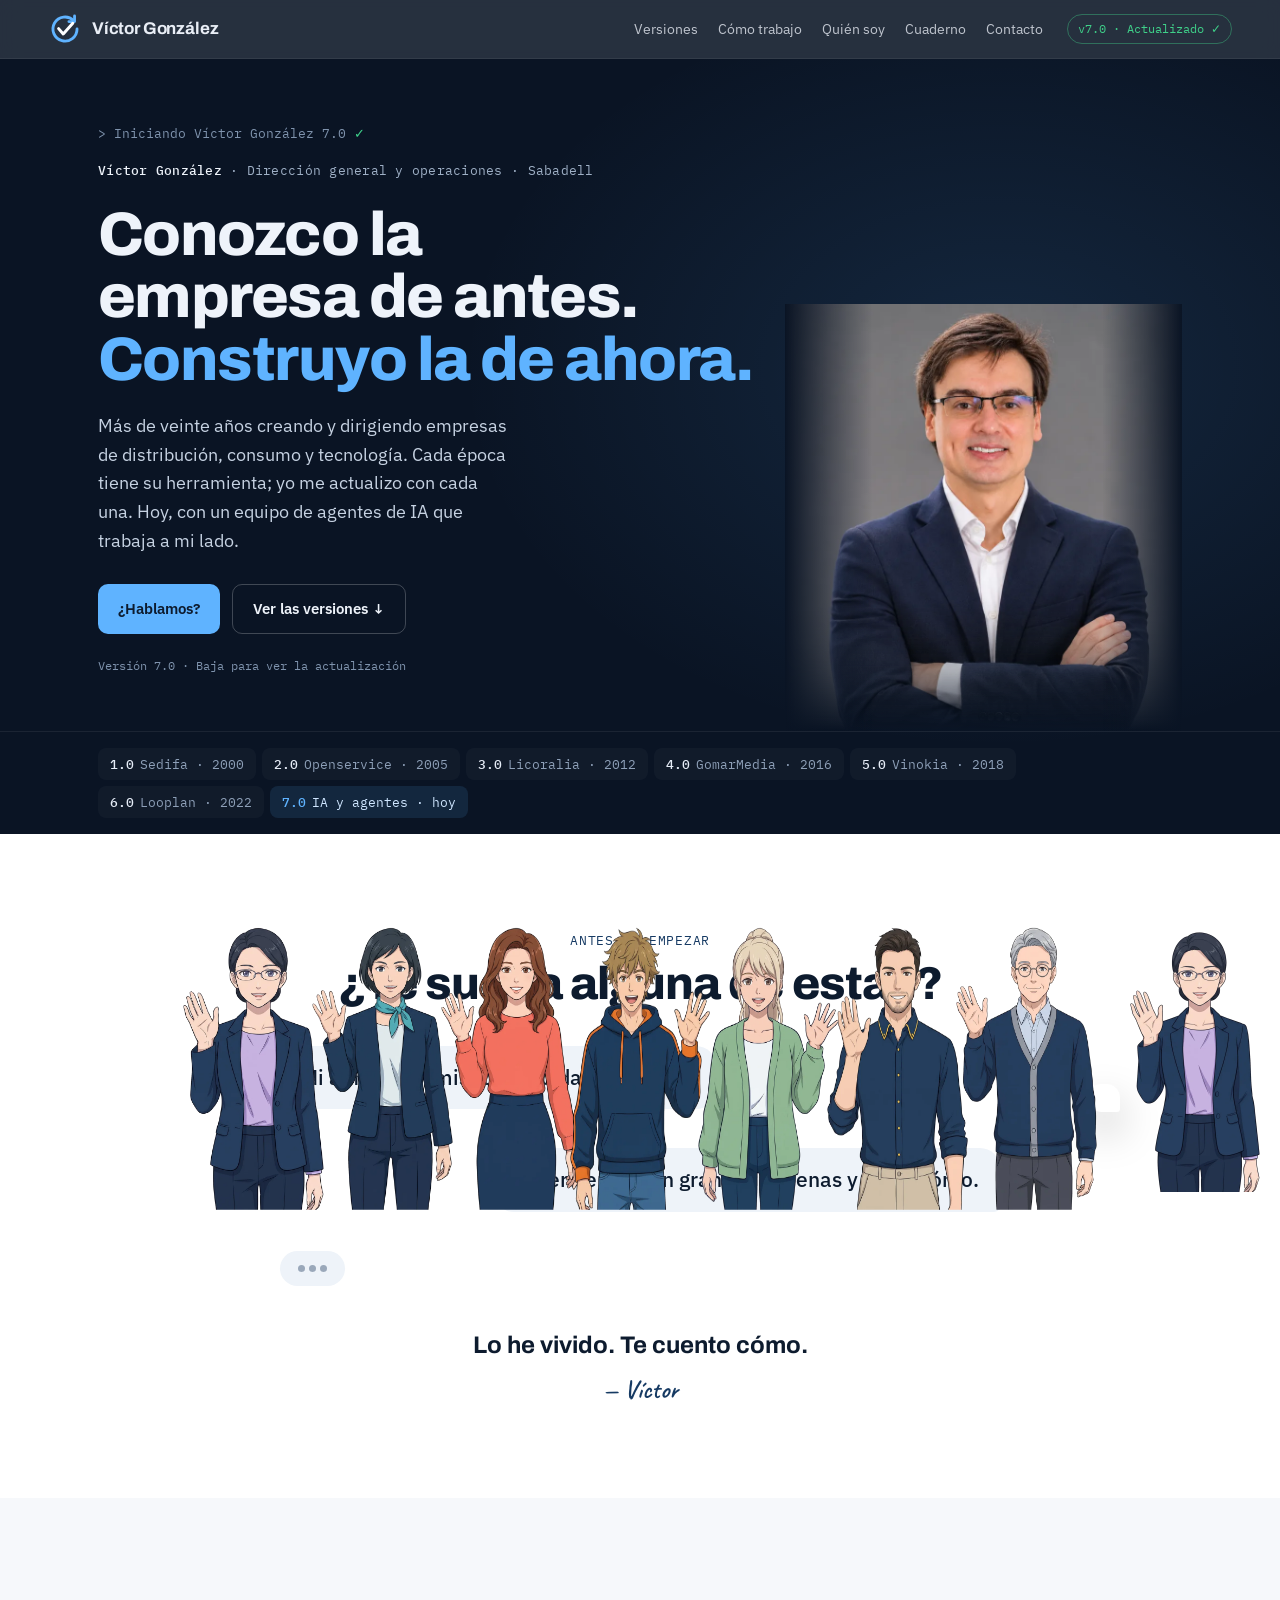
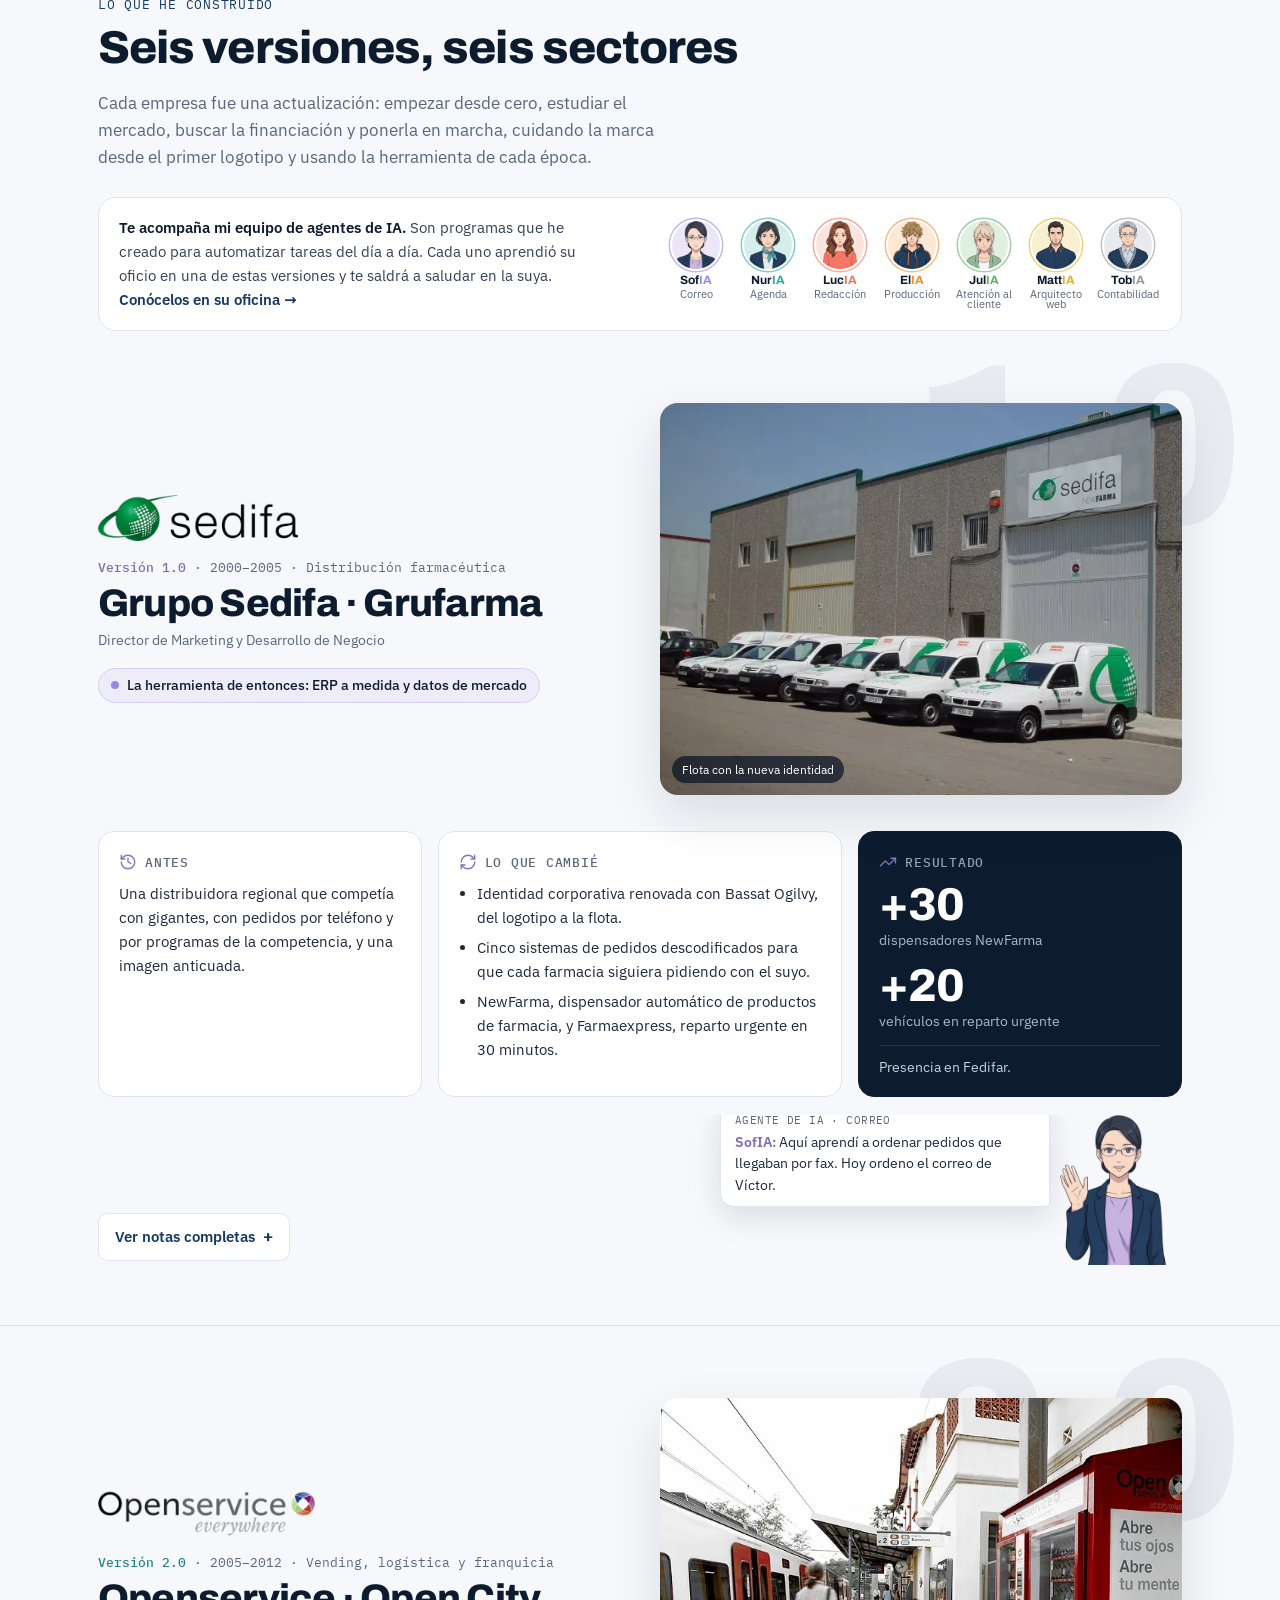
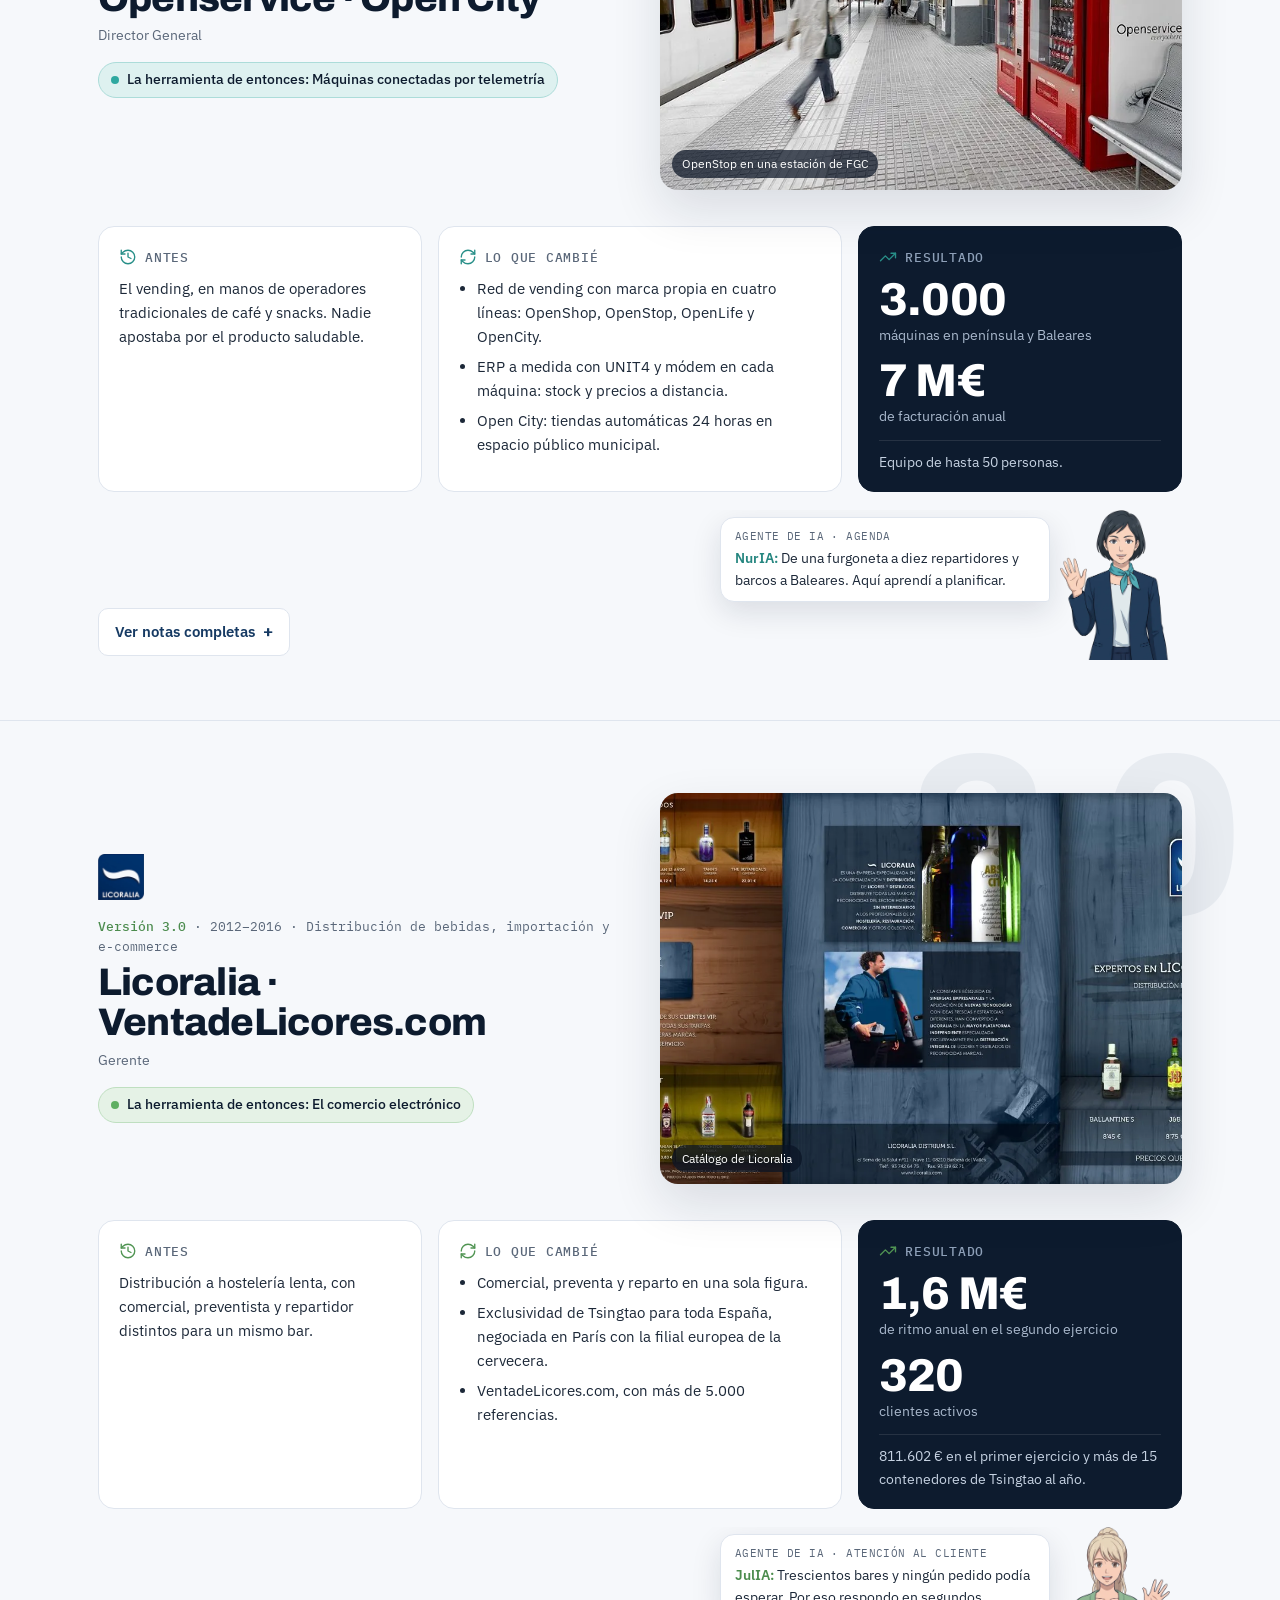
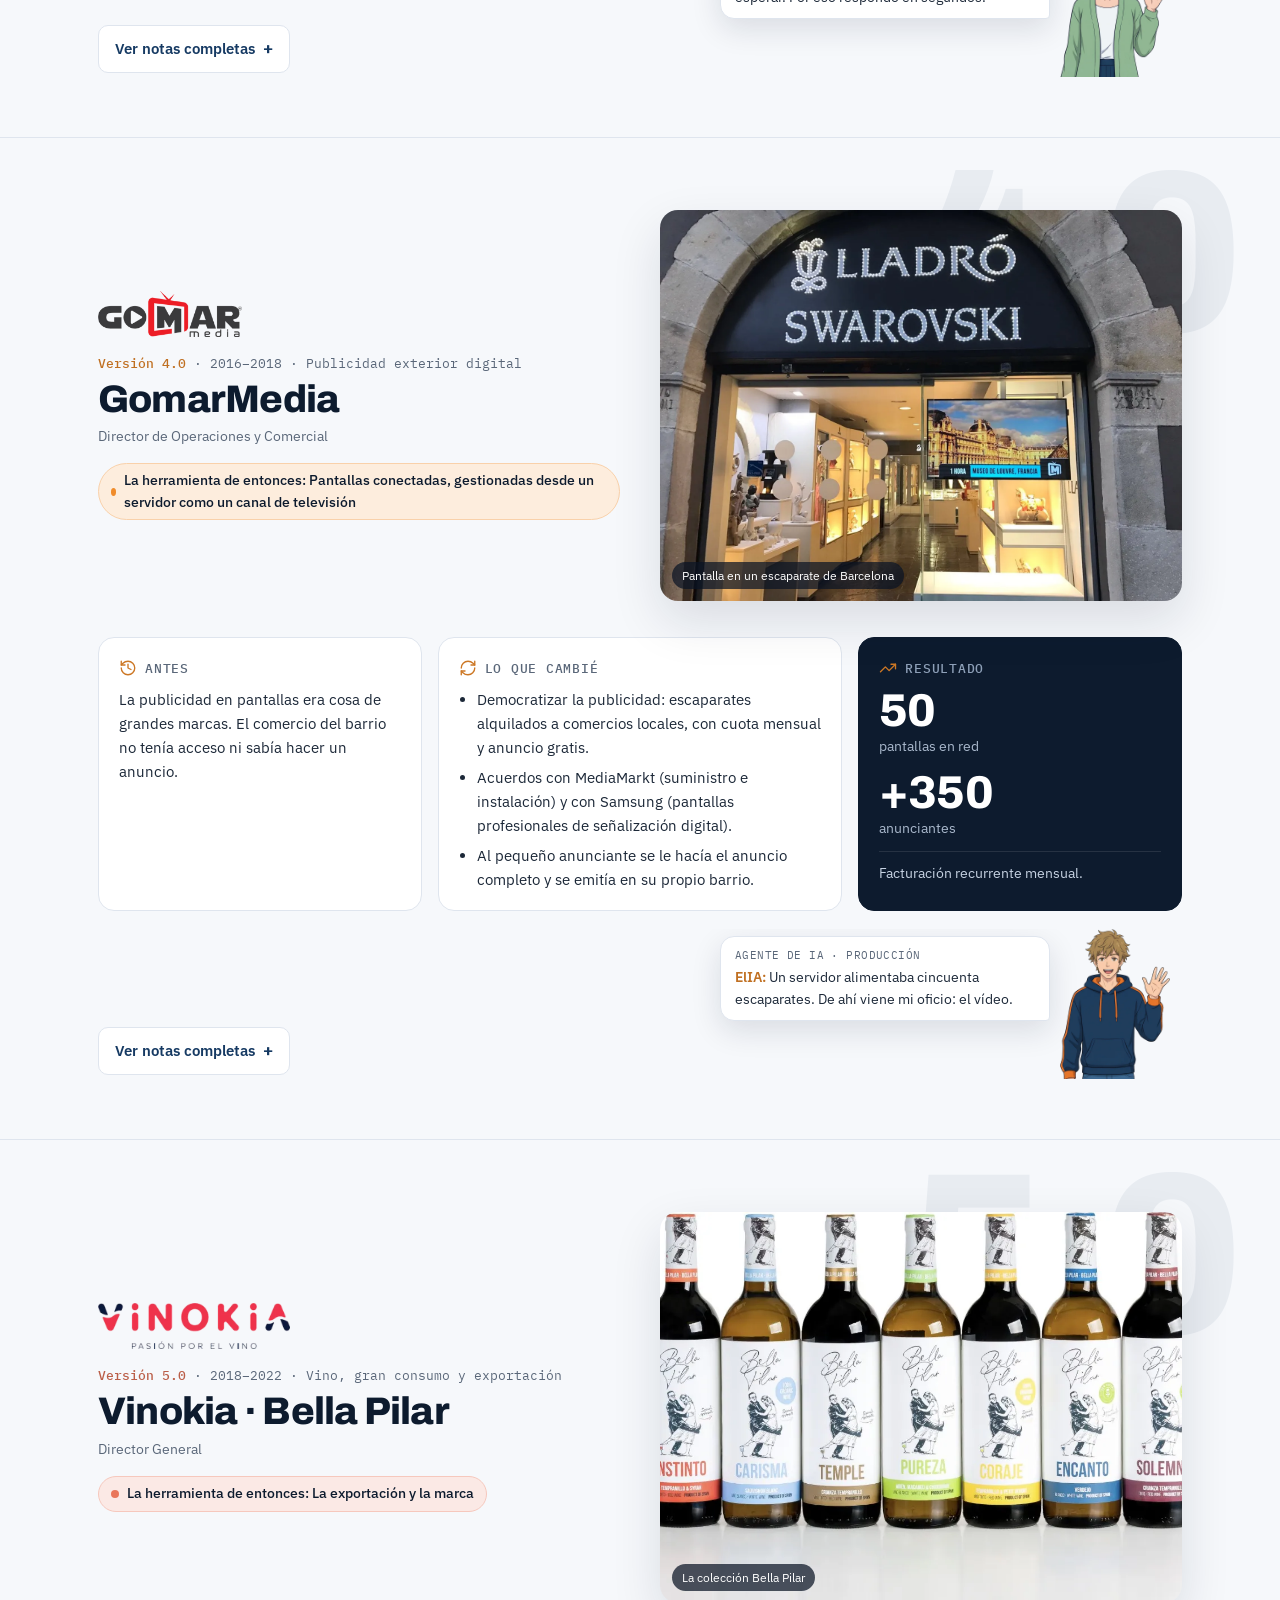
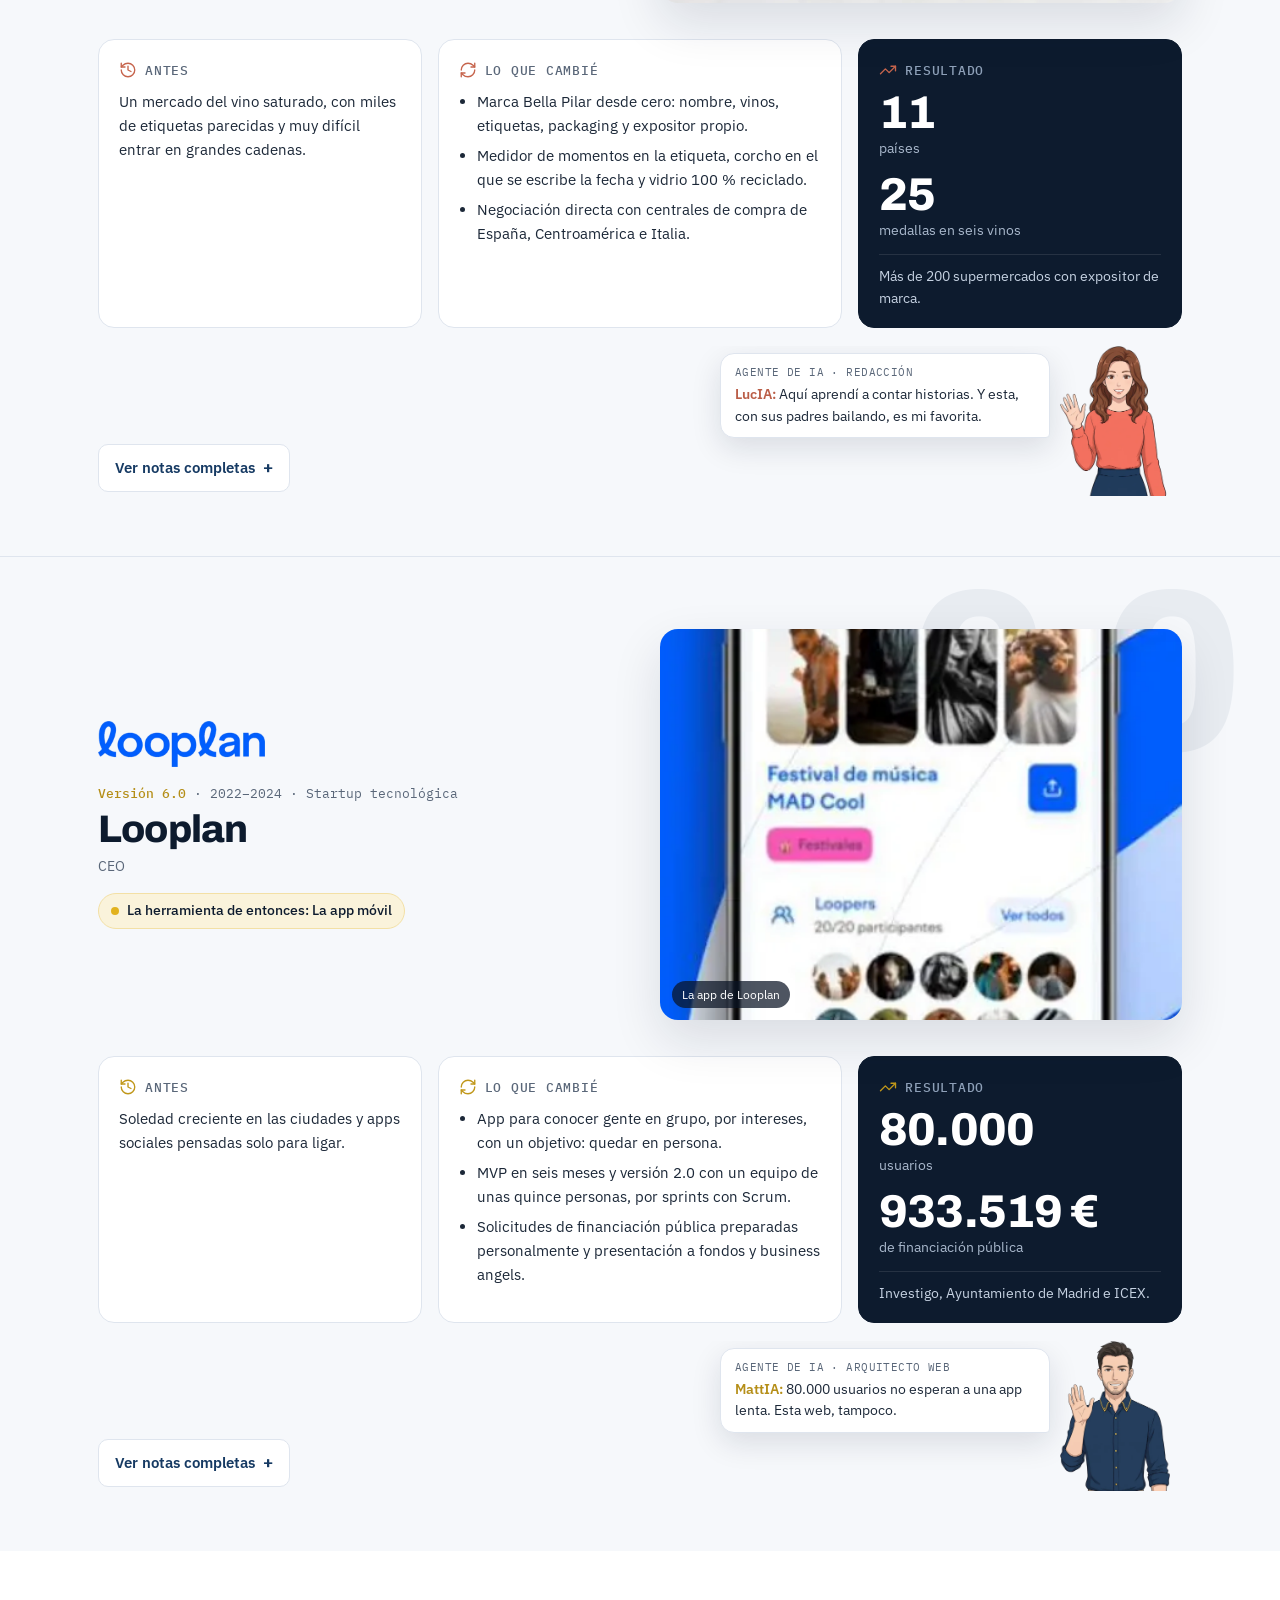
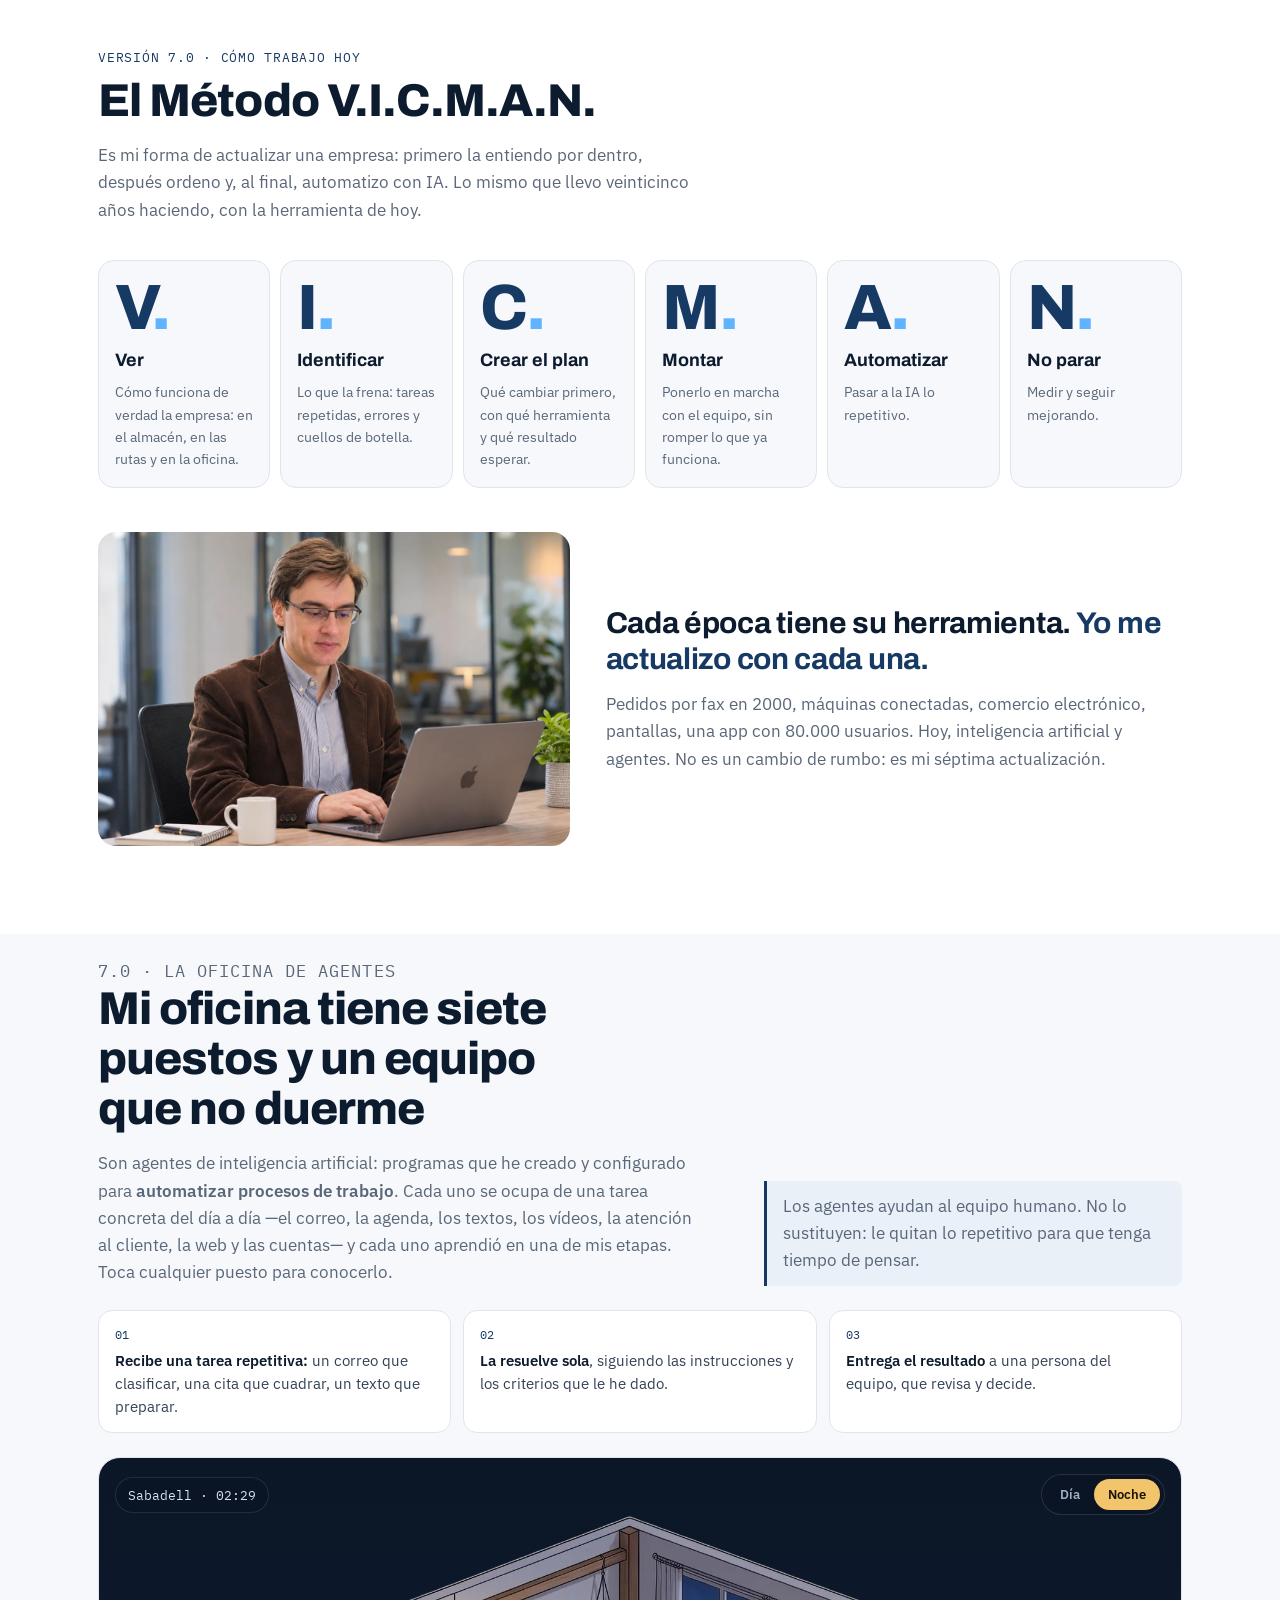
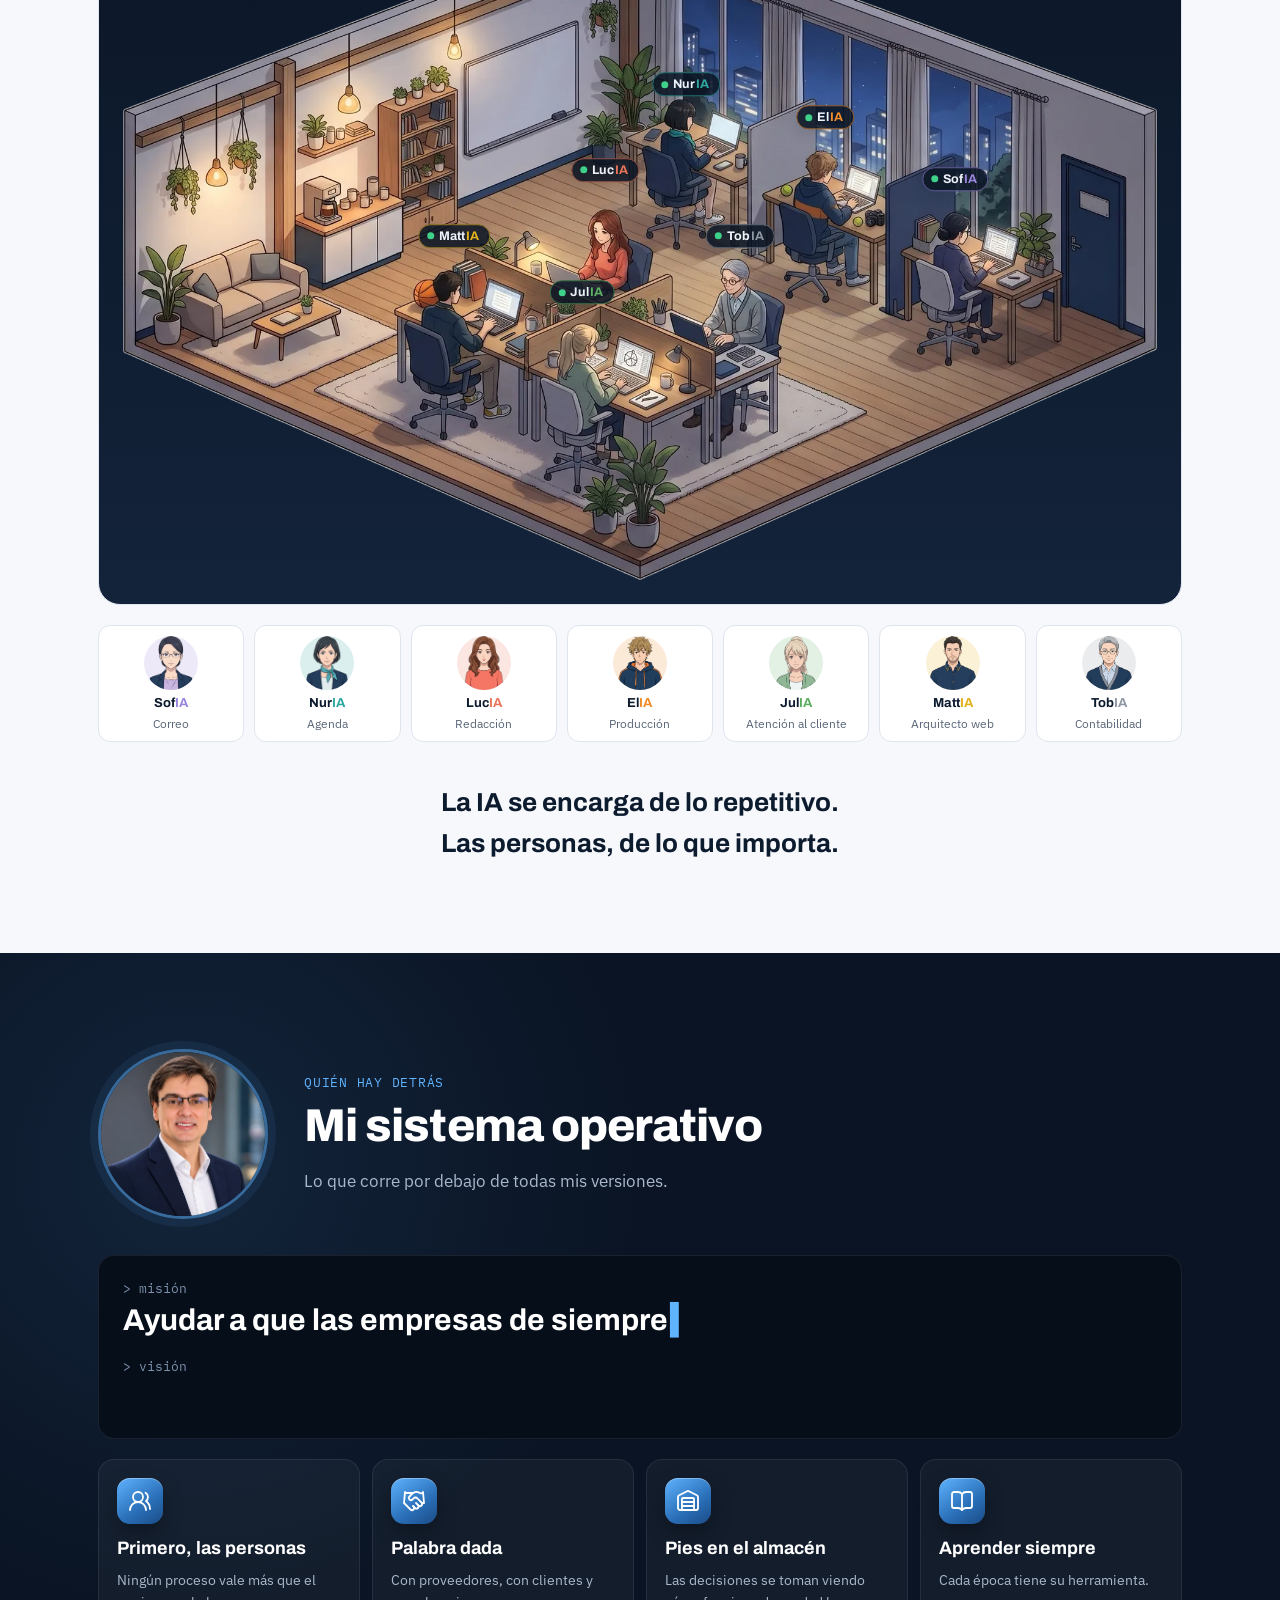
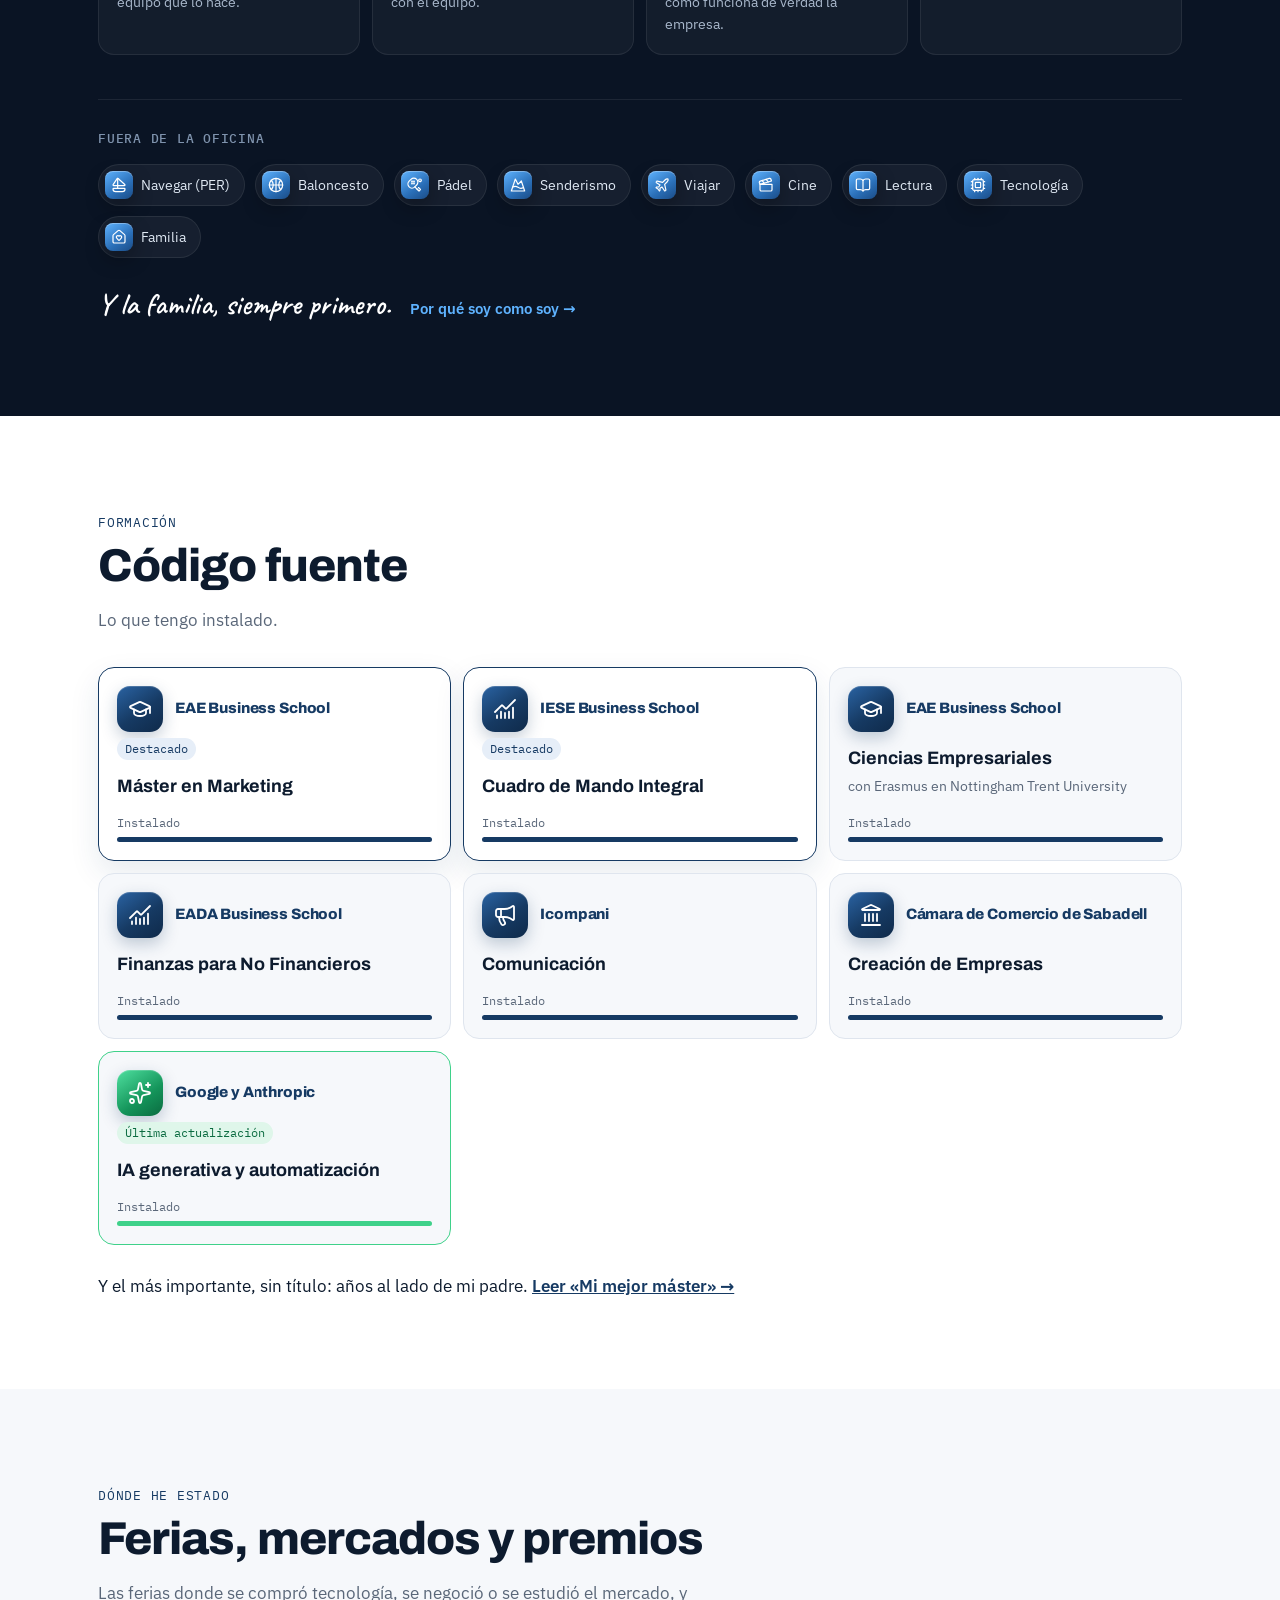
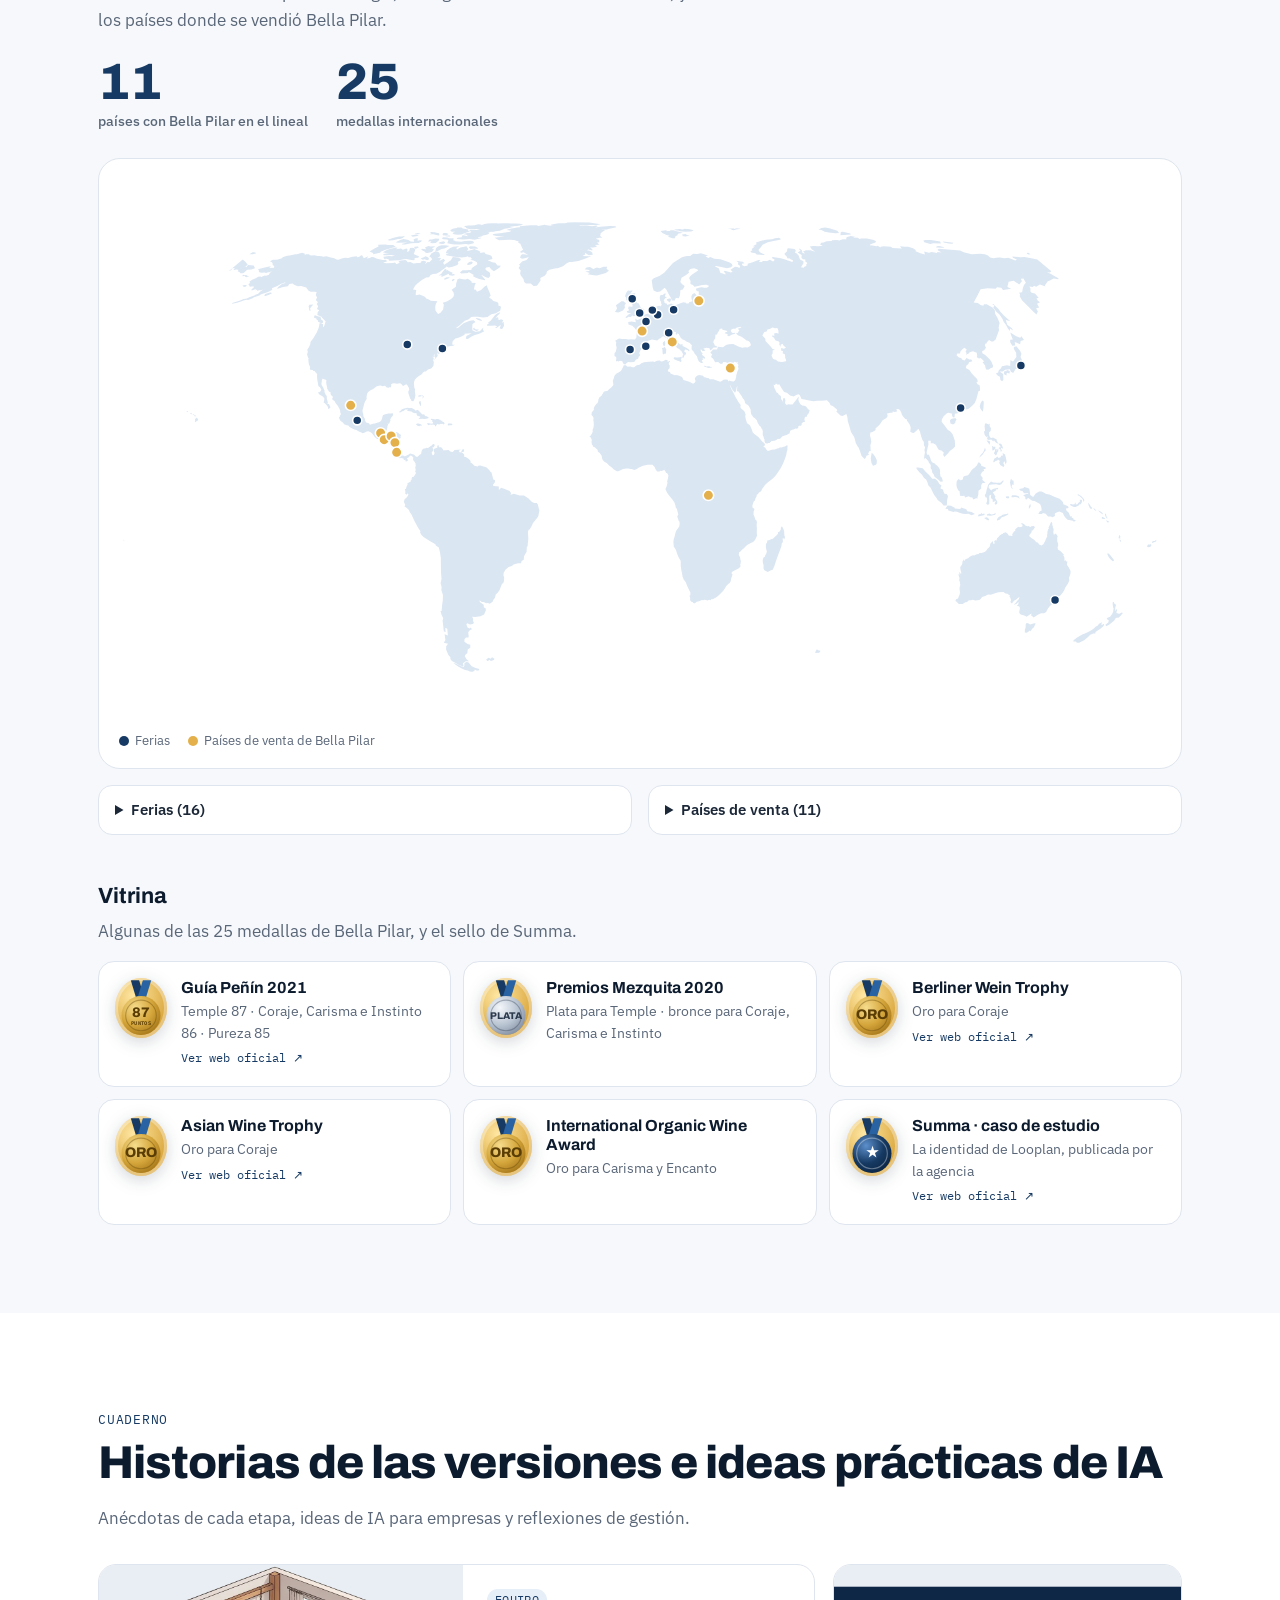
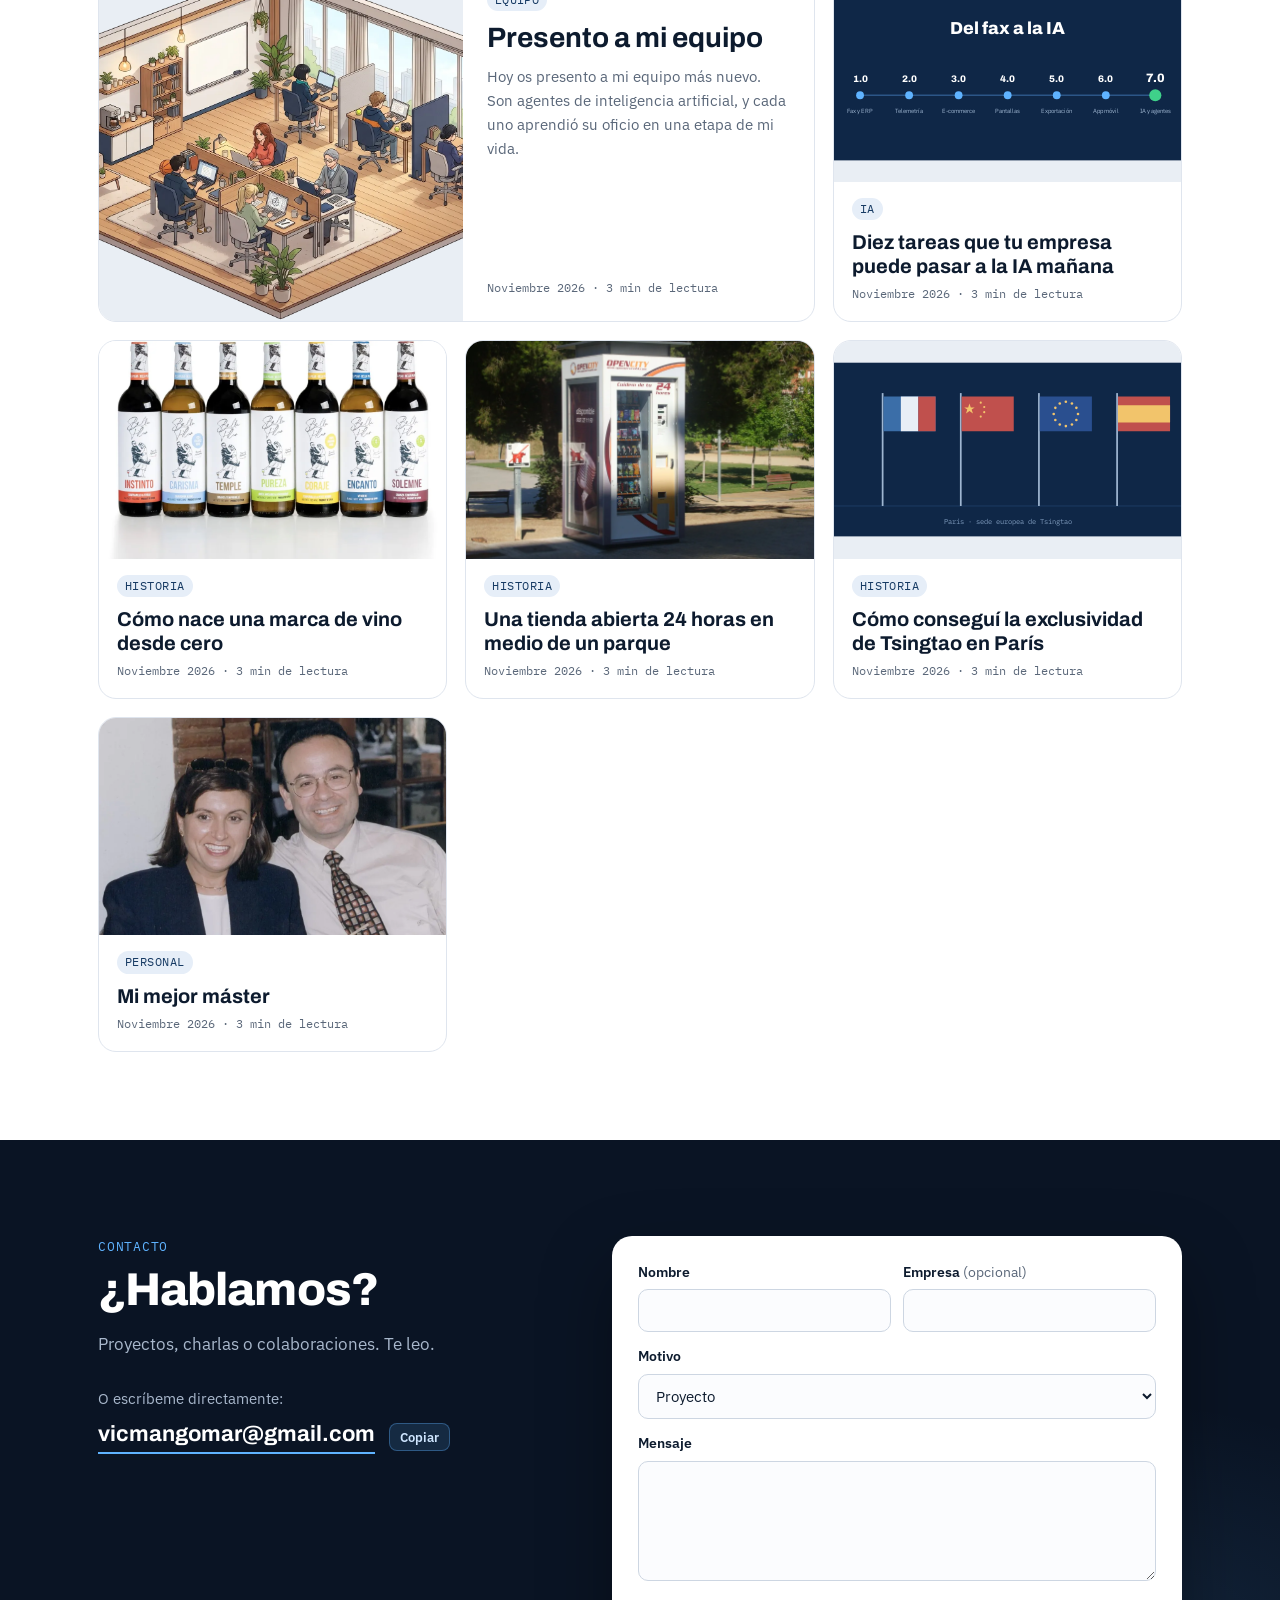
<file: index.html>
<!DOCTYPE html>
<html lang="es">
<head>
<meta charset="utf-8">
<meta name="viewport" content="width=device-width, initial-scale=1">
<meta http-equiv="Content-Security-Policy" content="default-src 'self'; img-src 'self' data:; style-src 'self' 'unsafe-inline'; font-src 'self'; script-src 'self'; connect-src 'none'; form-action 'none'; base-uri 'self'; object-src 'none'">
<meta name="referrer" content="strict-origin-when-cross-origin">
<meta name="robots" content="noindex, nofollow">
<title>Víctor González · Conozco la empresa de antes. Construyo la de ahora.</title>
<meta name="description" content="Víctor González, dirección general y operaciones en Sabadell (Barcelona). Seis empresas en seis sectores, del fax a la IA: hoy implanta agentes de IA y automatización en los procesos de trabajo.">
<link rel="canonical" href="https://vicmangomar.github.io/">
<link rel="icon" href="favicon.svg" type="image/svg+xml">
<meta name="theme-color" content="#0a1424">
<meta property="og:type" content="website">
<meta property="og:locale" content="es_ES">
<meta property="og:site_name" content="Víctor González">
<meta property="og:title" content="Víctor González · Conozco la empresa de antes. Construyo la de ahora.">
<meta property="og:description" content="Víctor González, dirección general y operaciones en Sabadell (Barcelona). Seis empresas en seis sectores, del fax a la IA: hoy implanta agentes de IA y automatización en los procesos de trabajo.">
<meta property="og:url" content="https://vicmangomar.github.io/">
<meta property="og:image" content="https://vicmangomar.github.io/img/og.jpg">
<meta name="twitter:card" content="summary_large_image">
<link rel="preload" href="fonts/archivo-latin-800-normal.woff2" as="font" type="font/woff2" crossorigin>
<link rel="stylesheet" href="css/site.css">
<script type="application/ld+json">{"@context": "https://schema.org", "@type": "Person", "name": "Víctor González", "url": "https://vicmangomar.github.io/", "image": "https://vicmangomar.github.io/img/og.jpg", "jobTitle": "Dirección general y operaciones", "description": "Conozco la empresa de antes. Construyo la de ahora. Dirección general, operaciones e implantación de IA y automatización en empresas.", "address": {"@type": "PostalAddress", "addressLocality": "Sabadell", "addressRegion": "Barcelona", "addressCountry": "ES"}, "alumniOf": [{"@type": "EducationalOrganization", "name": "EAE Business School"}, {"@type": "EducationalOrganization", "name": "IESE Business School"}, {"@type": "EducationalOrganization", "name": "EADA Business School"}, {"@type": "EducationalOrganization", "name": "Nottingham Trent University"}], "knowsAbout": ["Dirección general", "Operaciones", "Logística", "Marketing y marca", "Exportación", "Inteligencia artificial", "Automatización de procesos"]}</script>
</head>
<body>
<a class="skip" href="#main">Saltar al contenido</a>
<div class="prog" aria-hidden="true"><i id="prog"></i></div>
<nav class="nav" aria-label="Principal">
  <a class="brand" href="#inicio" aria-label="Víctor González, inicio"><svg viewBox="0 0 48 48" aria-hidden="true"><path d="M41 24a17 17 0 1 1-5-12" fill="none" stroke="#5fb3ff" stroke-width="4" stroke-linecap="round"/><path d="M37.5 5.5v8h-8" fill="none" stroke="#5fb3ff" stroke-width="4" stroke-linecap="round" stroke-linejoin="round"/><path d="M15 23.5l6.5 7.5L35 16" fill="none" stroke="#fff" stroke-width="4.2" stroke-linecap="round" stroke-linejoin="round"/></svg>Víctor González</a>
  <button class="burger" type="button" aria-expanded="false" aria-controls="menu">Menú</button>
  <ul id="menu">
    <li><a href="#versiones">Versiones</a></li>
    <li><a href="#metodo">Cómo trabajo</a></li>
    <li><a href="#sistema">Quién soy</a></li>
    <li><a href="#cuaderno">Cuaderno</a></li>
    <li><a href="#contacto">Contacto</a></li>
  </ul>
  <span class="chip">v7.0 · Actualizado ✓</span>
</nav>
<div class="updating" id="upd" aria-hidden="true">Actualizando a la versión <b id="upd-n">1.0</b>…<span class="bar"><i></i></span></div>
<header class="hero" id="inicio">
  <div class="hero-in">
    <div>
      <p class="boot" id="boot" aria-hidden="true">&gt; Iniciando Víctor González 7.0 <b>✓</b></p>
      <p class="who"><b>Víctor González</b> · Dirección general y operaciones · Sabadell</p>
      <h1>Conozco la empresa de antes. <span class="l2">Construyo la de ahora.</span></h1>
      <p class="lead">Más de veinte años creando y dirigiendo empresas de distribución, consumo y tecnología. Cada época tiene su herramienta; yo me actualizo con cada una. Hoy, con un equipo de agentes de IA que trabaja a mi lado.</p>
      <div class="cta"><a class="btn btn-p" href="#contacto">¿Hablamos?</a><a class="btn btn-g" href="#versiones">Ver las versiones ↓</a></div>
      <p class="down">Versión 7.0 · Baja para ver la actualización</p>
    </div>
    <div class="photo" aria-hidden="false">
      <img class="bw" src="img/victor-portada.webp" alt="" width="838" height="900">
      <img class="col" src="img/victor-portada.webp" alt="Víctor González" width="838" height="900" fetchpriority="high">
      <span class="scanline" aria-hidden="true"></span>
    </div>
  </div>
  <div class="hero-foot"><ol class="changelog" aria-label="Versiones"><li><a href="#v1"><b>1.0</b>Sedifa · 2000</a></li><li><a href="#v2"><b>2.0</b>Openservice · 2005</a></li><li><a href="#v3"><b>3.0</b>Licoralia · 2012</a></li><li><a href="#v4"><b>4.0</b>GomarMedia · 2016</a></li><li><a href="#v5"><b>5.0</b>Vinokia · 2018</a></li><li><a href="#v6"><b>6.0</b>Looplan · 2022</a></li><li class="now"><a href="#metodo"><b>7.0</b>IA y agentes · hoy</a></li></ol></div>
</header>
<main id="main">
<section class="sec suena" id="te-suena" aria-labelledby="ts-h">
  <div class="wrap">
    <p class="eyebrow" style="text-align:center">Antes de empezar</p>
    <h2 class="h2" id="ts-h" style="text-align:center">¿Te suena alguna de estas?</h2>
    <div class="chat wait" id="chat"><a class="msg" href="#v2" style="--c:#2FA8A0"><span class="b">Mi almacén y mis rutas no dan para más.</span><span class="to">Lo resolví en la versión 2.0 →</span></a><a class="msg" href="#v5" style="--c:#E9765A"><span class="b">Quiero entrar en grandes cadenas y no sé cómo.</span><span class="to">Lo resolví en la versión 5.0 →</span></a><a class="msg" href="#v6" style="--c:#E2B21E"><span class="b">Necesito financiación para crecer.</span><span class="to">Lo resolví en la versión 6.0 →</span></a><a class="msg" href="#v1" style="--c:#9B87E0"><span class="b">Mi marca no transmite lo que somos.</span><span class="to">Lo resolví en la versión 1.0 →</span></a><a class="msg" href="#metodo" style="--c:#8E97A3"><span class="b">Quiero usar la IA y no sé por dónde empezar.</span><span class="to">Lo resolví en la versión 7.0 →</span></a><span class="typing" aria-hidden="true"><i></i><i></i><i></i></span></div>
    <p class="closing">Lo he vivido. Te cuento cómo.<small>— Víctor</small></p>
  </div>
</section>
<section class="versions" id="versiones" aria-labelledby="vs-h">
  <div class="wrap" style="padding-top:96px">
    <p class="eyebrow">Lo que he construido</p>
    <h2 class="h2" id="vs-h">Seis versiones, seis sectores</h2>
    <p class="sub">Cada empresa fue una actualización: empezar desde cero, estudiar el mercado, buscar la financiación y ponerla en marcha, cuidando la marca desde el primer logotipo y usando la herramienta de cada época.</p>
    <div class="crew rv">
      <div class="crew-t"><b>Te acompaña mi equipo de agentes de IA.</b> Son programas que he creado para automatizar tareas del día a día. Cada uno aprendió su oficio en una de estas versiones y te saldrá a saludar en la suya. <a href="#oficina">Conócelos en su oficina →</a></div>
      <div class="crew-l"><a class="crew-a" href="#oficina" style="--c:#9B87E0"><img src="img/sofia-2.webp" alt="" width="52" height="52" loading="lazy"><span>Sof<b>IA</b></span><small>Correo</small></a><a class="crew-a" href="#oficina" style="--c:#2FA8A0"><img src="img/nuria-2.webp" alt="" width="52" height="52" loading="lazy"><span>Nur<b>IA</b></span><small>Agenda</small></a><a class="crew-a" href="#oficina" style="--c:#E9765A"><img src="img/lucia-2.webp" alt="" width="52" height="52" loading="lazy"><span>Luc<b>IA</b></span><small>Redacción</small></a><a class="crew-a" href="#oficina" style="--c:#F08C2B"><img src="img/elia-2.webp" alt="" width="52" height="52" loading="lazy"><span>El<b>IA</b></span><small>Producción</small></a><a class="crew-a" href="#oficina" style="--c:#5FAF62"><img src="img/julia-2.webp" alt="" width="52" height="52" loading="lazy"><span>Jul<b>IA</b></span><small>Atención al cliente</small></a><a class="crew-a" href="#oficina" style="--c:#E2B21E"><img src="img/mattia-2.webp" alt="" width="52" height="52" loading="lazy"><span>Matt<b>IA</b></span><small>Arquitecto web</small></a><a class="crew-a" href="#oficina" style="--c:#8E97A3"><img src="img/tobia-2.webp" alt="" width="52" height="52" loading="lazy"><span>Tob<b>IA</b></span><small>Contabilidad</small></a></div>
    </div>
  </div>
  <article class="ver" id="v1" style="--c:#9B87E0" data-v="1.0" aria-labelledby="v1-h">
  <div class="ver-num" aria-hidden="true">1.0</div>
  <div class="wrap">
    <div class="ver-head">
      <div class="ver-side">
        <img src="img/logo-sedifa.webp" alt="Logotipo de Grupo Sedifa" width="500" height="115" loading="lazy" decoding="async" class="ver-logo">
        <p class="ver-meta"><b>Versión 1.0</b> · 2000–2005 · Distribución farmacéutica</p>
        <h3 id="v1-h">Grupo Sedifa · Grufarma</h3>
        <p class="cargo">Director de Marketing y Desarrollo de Negocio</p>
        <span class="tool">La herramienta de entonces: ERP a medida y datos de mercado</span>
      </div>
      <figure class="ver-pic rv"><img src="img/sedifa-furgonetas.webp" alt="Flota con la nueva identidad" width="640" height="480" loading="lazy" decoding="async"><figcaption>Flota con la nueva identidad</figcaption></figure>
    </div>
    <div class="notes rv">
      <div class="note"><h4><svg class="" viewBox="0 0 24 24" fill="none" stroke="currentColor" stroke-width="1.8" stroke-linecap="round" stroke-linejoin="round" aria-hidden="true"><path d="M3 12a9 9 0 1 0 9-9 9.75 9.75 0 0 0-6.74 2.74L3 8" /><path d="M3 3v5h5" /><path d="M12 7v5l4 2" /></svg>Antes</h4><p>Una distribuidora regional que competía con gigantes, con pedidos por teléfono y por programas de la competencia, y una imagen anticuada.</p></div>
      <div class="note"><h4><svg class="" viewBox="0 0 24 24" fill="none" stroke="currentColor" stroke-width="1.8" stroke-linecap="round" stroke-linejoin="round" aria-hidden="true"><path d="M3 12a9 9 0 0 1 9-9 9.75 9.75 0 0 1 6.74 2.74L21 8" /><path d="M21 3v5h-5" /><path d="M21 12a9 9 0 0 1-9 9 9.75 9.75 0 0 1-6.74-2.74L3 16" /><path d="M8 16H3v5" /></svg>Lo que cambié</h4><ul><li>Identidad corporativa renovada con Bassat Ogilvy, del logotipo a la flota.</li><li>Cinco sistemas de pedidos descodificados para que cada farmacia siguiera pidiendo con el suyo.</li><li>NewFarma, dispensador automático de productos de farmacia, y Farmaexpress, reparto urgente en 30 minutos.</li></ul></div>
      <div class="note res"><h4><svg class="" viewBox="0 0 24 24" fill="none" stroke="currentColor" stroke-width="1.8" stroke-linecap="round" stroke-linejoin="round" aria-hidden="true"><path d="M16 7h6v6" /><path d="m22 7-8.5 8.5-5-5L2 17" /></svg>Resultado</h4><span class="kpi" data-count="+30">+30</span><span class="kpi-l">dispensadores NewFarma</span><span class="kpi" data-count="+20">+20</span><span class="kpi-l">vehículos en reparto urgente</span><p class="more-l">Presencia en Fedifar.</p></div>
    </div>
    <div class="peek" aria-hidden="true"><img src="img/sofia-3.webp" alt="" width="96" loading="lazy"><p class="say"><span class="tag">Agente de IA · Correo</span><b>SofIA:</b> Aquí aprendí a ordenar pedidos que llegaban por fax. Hoy ordeno el correo de Víctor.</p></div>
    <details class="more">
      <summary>Ver notas completas</summary>
      <div class="gal"><figure class="contain"><button type="button" class="zoom" data-src="img/sedifa-antes-despues.webp" data-cap="La imagen antes y después" aria-label="Ampliar: La imagen antes y después"><img src="img/sedifa-antes-despues.webp" alt="La imagen antes y después" width="1400" height="420" loading="lazy" decoding="async"></button><figcaption>La imagen antes y después</figcaption></figure><figure><button type="button" class="zoom" data-src="img/sedifa-newfarma.webp" data-cap="NewFarma, dispensador automático" aria-label="Ampliar: NewFarma, dispensador automático"><img src="img/sedifa-newfarma.webp" alt="NewFarma, dispensador automático" width="1400" height="1050" loading="lazy" decoding="async"></button><figcaption>NewFarma, dispensador automático</figcaption></figure><figure><button type="button" class="zoom" data-src="img/sedifa-pasillo.webp" data-cap="Pasillos del almacén" aria-label="Ampliar: Pasillos del almacén"><img src="img/sedifa-pasillo.webp" alt="Pasillos del almacén" width="1400" height="1866" loading="lazy" decoding="async"></button><figcaption>Pasillos del almacén</figcaption></figure><figure><button type="button" class="zoom" data-src="img/sedifa-cinta-transp.webp" data-cap="Almacén con cinta transportadora" aria-label="Ampliar: Almacén con cinta transportadora"><img src="img/sedifa-cinta-transp.webp" alt="Almacén con cinta transportadora" width="1400" height="1050" loading="lazy" decoding="async"></button><figcaption>Almacén con cinta transportadora</figcaption></figure><figure><button type="button" class="zoom" data-src="img/sedifa-equipo.webp" data-cap="El equipo preparando pedidos" aria-label="Ampliar: El equipo preparando pedidos"><img src="img/sedifa-equipo.webp" alt="El equipo preparando pedidos" width="1400" height="1050" loading="lazy" decoding="async"></button><figcaption>El equipo preparando pedidos</figcaption></figure><figure><button type="button" class="zoom" data-src="img/sedifa-cubetas.webp" data-cap="Cubetas en el circuito de picking" aria-label="Ampliar: Cubetas en el circuito de picking"><img src="img/sedifa-cubetas.webp" alt="Cubetas en el circuito de picking" width="1400" height="1050" loading="lazy" decoding="async"></button><figcaption>Cubetas en el circuito de picking</figcaption></figure><figure><button type="button" class="zoom" data-src="img/sedifa-muelle.webp" data-cap="Muelle de carga" aria-label="Ampliar: Muelle de carga"><img src="img/sedifa-muelle.webp" alt="Muelle de carga" width="1400" height="1050" loading="lazy" decoding="async"></button><figcaption>Muelle de carga</figcaption></figure><figure><button type="button" class="zoom" data-src="img/sedifa-picking.webp" data-cap="Picking en el almacén" aria-label="Ampliar: Picking en el almacén"><img src="img/sedifa-picking.webp" alt="Picking en el almacén" width="640" height="480" loading="lazy" decoding="async"></button><figcaption>Picking en el almacén</figcaption></figure></div>
      <div class="more-in">
        <div>
          <div class="story"><h5>Notas de la versión</h5><ul class="more-list"><li>Almacenes en Madrid, Valladolid y Castilla y León.</li><li>De las primeras distribuidoras medianas en trabajar con datos de IMS.</li><li>FarmaCost, central de compras con más de 500 farmacias.</li><li>Canal de televisión en unas 100 farmacias.</li><li>Trazabilidad total: cada medicamento escaneado en entrada, salida y ruta, con PDA por empleado.</li></ul></div>
        </div>
        <div>
          <div class="story"><h5>Anécdota</h5><p>Cada farmacia pedía con un programa distinto, muchos de la competencia. En lugar de pedirles que cambiaran, descifré los cinco sistemas para que pudieran seguir pidiendo con el suyo. La farmacia no tuvo que cambiar nada; nosotros, todo.</p></div>
          <a class="link-arrow" href="cuaderno/mi-mejor-master.html">Leer en el Cuaderno: «Mi mejor máster» →</a>
        </div>
      </div>
    </details>
  </div>
</article><article class="ver" id="v2" style="--c:#2FA8A0" data-v="2.0" aria-labelledby="v2-h">
  <div class="ver-num" aria-hidden="true">2.0</div>
  <div class="wrap">
    <div class="ver-head">
      <div class="ver-side">
        <img src="img/logo-openservice.webp" alt="Logotipo de Openservice" width="500" height="106" loading="lazy" decoding="async" class="ver-logo">
        <p class="ver-meta"><b>Versión 2.0</b> · 2005–2012 · Vending, logística y franquicia</p>
        <h3 id="v2-h">Openservice · Open City</h3>
        <p class="cargo">Director General</p>
        <span class="tool">La herramienta de entonces: Máquinas conectadas por telemetría</span>
      </div>
      <figure class="ver-pic rv"><img src="img/os-fgc.webp" alt="OpenStop en una estación de FGC" width="800" height="518" loading="lazy" decoding="async"><figcaption>OpenStop en una estación de FGC</figcaption></figure>
    </div>
    <div class="notes rv">
      <div class="note"><h4><svg class="" viewBox="0 0 24 24" fill="none" stroke="currentColor" stroke-width="1.8" stroke-linecap="round" stroke-linejoin="round" aria-hidden="true"><path d="M3 12a9 9 0 1 0 9-9 9.75 9.75 0 0 0-6.74 2.74L3 8" /><path d="M3 3v5h5" /><path d="M12 7v5l4 2" /></svg>Antes</h4><p>El vending, en manos de operadores tradicionales de café y snacks. Nadie apostaba por el producto saludable.</p></div>
      <div class="note"><h4><svg class="" viewBox="0 0 24 24" fill="none" stroke="currentColor" stroke-width="1.8" stroke-linecap="round" stroke-linejoin="round" aria-hidden="true"><path d="M3 12a9 9 0 0 1 9-9 9.75 9.75 0 0 1 6.74 2.74L21 8" /><path d="M21 3v5h-5" /><path d="M21 12a9 9 0 0 1-9 9 9.75 9.75 0 0 1-6.74-2.74L3 16" /><path d="M8 16H3v5" /></svg>Lo que cambié</h4><ul><li>Red de vending con marca propia en cuatro líneas: OpenShop, OpenStop, OpenLife y OpenCity.</li><li>ERP a medida con UNIT4 y módem en cada máquina: stock y precios a distancia.</li><li>Open City: tiendas automáticas 24 horas en espacio público municipal.</li></ul></div>
      <div class="note res"><h4><svg class="" viewBox="0 0 24 24" fill="none" stroke="currentColor" stroke-width="1.8" stroke-linecap="round" stroke-linejoin="round" aria-hidden="true"><path d="M16 7h6v6" /><path d="m22 7-8.5 8.5-5-5L2 17" /></svg>Resultado</h4><span class="kpi" data-count="3.000">3.000</span><span class="kpi-l">máquinas en península y Baleares</span><span class="kpi" data-count="7 M€">7 M€</span><span class="kpi-l">de facturación anual</span><p class="more-l">Equipo de hasta 50 personas.</p></div>
    </div>
    <div class="peek" aria-hidden="true"><img src="img/nuria-3.webp" alt="" width="96" loading="lazy"><p class="say"><span class="tag">Agente de IA · Agenda</span><b>NurIA:</b> De una furgoneta a diez repartidores y barcos a Baleares. Aquí aprendí a planificar.</p></div>
    <details class="more">
      <summary>Ver notas completas</summary>
      <div class="gal"><figure><button type="button" class="zoom" data-src="img/os-cc.webp" data-cap="OpenShop en un centro comercial" aria-label="Ampliar: OpenShop en un centro comercial"><img src="img/os-cc.webp" alt="OpenShop en un centro comercial" width="1400" height="847" loading="lazy" decoding="async"></button><figcaption>OpenShop en un centro comercial</figcaption></figure><figure><button type="button" class="zoom" data-src="img/os-estaciones.webp" data-cap="Máquinas en estaciones y centros comerciales" aria-label="Ampliar: Máquinas en estaciones y centros comerciales"><img src="img/os-estaciones.webp" alt="Máquinas en estaciones y centros comerciales" width="827" height="836" loading="lazy" decoding="async"></button><figcaption>Máquinas en estaciones y centros comerciales</figcaption></figure><figure><button type="button" class="zoom" data-src="img/os-anden.webp" data-cap="OpenStop en el andén" aria-label="Ampliar: OpenStop en el andén"><img src="img/os-anden.webp" alt="OpenStop en el andén" width="924" height="660" loading="lazy" decoding="async"></button><figcaption>OpenStop en el andén</figcaption></figure><figure><button type="button" class="zoom" data-src="img/os-collage.webp" data-cap="La red de puntos de venta" aria-label="Ampliar: La red de puntos de venta"><img src="img/os-collage.webp" alt="La red de puntos de venta" width="558" height="755" loading="lazy" decoding="async"></button><figcaption>La red de puntos de venta</figcaption></figure><figure><button type="button" class="zoom" data-src="img/os-heron.webp" data-cap="OpenShop en Heron City" aria-label="Ampliar: OpenShop en Heron City"><img src="img/os-heron.webp" alt="OpenShop en Heron City" width="1400" height="653" loading="lazy" decoding="async"></button><figcaption>OpenShop en Heron City</figcaption></figure><figure class="contain"><button type="button" class="zoom" data-src="img/os-openshop-doble.webp" data-cap="OpenShop doble" aria-label="Ampliar: OpenShop doble"><img src="img/os-openshop-doble.webp" alt="OpenShop doble" width="546" height="566" loading="lazy" decoding="async"></button><figcaption>OpenShop doble</figcaption></figure><figure><button type="button" class="zoom" data-src="img/oc-parque.webp" data-cap="Open City en un parque de Castellar del Vallès" aria-label="Ampliar: Open City en un parque de Castellar del Vallès"><img src="img/oc-parque.webp" alt="Open City en un parque de Castellar del Vallès" width="1400" height="1050" loading="lazy" decoding="async"></button><figcaption>Open City en un parque de Castellar del Vallès</figcaption></figure><figure><button type="button" class="zoom" data-src="img/oc-plaza.webp" data-cap="Open City en una plaza de Castellar" aria-label="Ampliar: Open City en una plaza de Castellar"><img src="img/oc-plaza.webp" alt="Open City en una plaza de Castellar" width="800" height="533" loading="lazy" decoding="async"></button><figcaption>Open City en una plaza de Castellar</figcaption></figure></div>
      <div class="more-in">
        <div>
          <div class="story"><h5>Notas de la versión</h5><ul class="more-list"><li>Jofemar, tercer fabricante mundial, como socio tecnológico.</li><li>Franquicia con manual propio.</li><li>Logística de una furgoneta a diez repartidores, con camiones nocturnos a Madrid y barcos a Baleares.</li><li>Clientes como Renfe, Ferrocarrils de la Generalitat, Parques Reunidos y ayuntamientos, entre otros.</li></ul></div>
        </div>
        <div>
          <div class="story"><h5>Anécdota</h5><p>Antes de ir a por las grandes ciudades, Open City se probó en Castellar del Vallès: 8 puntos en 2008, 3.542 unidades vendidas y casi un 50 % de rentabilidad media. Un piloto está para eso: para que los problemas aparezcan antes de crecer.</p></div>
          <div class="dl"><a href="docs/Openservice-Catalogo-Corporativo-2009.pdf" download><svg class="" viewBox="0 0 24 24" fill="none" stroke="currentColor" stroke-width="1.8" stroke-linecap="round" stroke-linejoin="round" aria-hidden="true"><path d="M6 2h9l5 5v15H6z" fill="currentColor" opacity=".12"/><path d="M6 2h9l5 5v15H6z"/><path d="M15 2v5h5"/><path d="M9 14h6M9 17h4"/></svg><span>Catálogo corporativo 2009<small>PDF · 32 páginas · 1 MB</small></span></a></div><a class="link-arrow" href="cuaderno/open-city.html">Leer en el Cuaderno: «Una tienda abierta 24 horas en medio de un parque» →</a>
        </div>
      </div>
    </details>
  </div>
</article><article class="ver" id="v3" style="--c:#5FAF62" data-v="3.0" aria-labelledby="v3-h">
  <div class="ver-num" aria-hidden="true">3.0</div>
  <div class="wrap">
    <div class="ver-head">
      <div class="ver-side">
        <img src="img/logo-licoralia.webp" alt="Logotipo de Licoralia" width="200" height="200" loading="lazy" decoding="async" class="ver-logo">
        <p class="ver-meta"><b>Versión 3.0</b> · 2012–2016 · Distribución de bebidas, importación y e-commerce</p>
        <h3 id="v3-h">Licoralia · VentadeLicores.com</h3>
        <p class="cargo">Gerente</p>
        <span class="tool">La herramienta de entonces: El comercio electrónico</span>
      </div>
      <figure class="ver-pic rv"><img src="img/lic-catalogo.webp" alt="Catálogo de Licoralia" width="1400" height="660" loading="lazy" decoding="async"><figcaption>Catálogo de Licoralia</figcaption></figure>
    </div>
    <div class="notes rv">
      <div class="note"><h4><svg class="" viewBox="0 0 24 24" fill="none" stroke="currentColor" stroke-width="1.8" stroke-linecap="round" stroke-linejoin="round" aria-hidden="true"><path d="M3 12a9 9 0 1 0 9-9 9.75 9.75 0 0 0-6.74 2.74L3 8" /><path d="M3 3v5h5" /><path d="M12 7v5l4 2" /></svg>Antes</h4><p>Distribución a hostelería lenta, con comercial, preventista y repartidor distintos para un mismo bar.</p></div>
      <div class="note"><h4><svg class="" viewBox="0 0 24 24" fill="none" stroke="currentColor" stroke-width="1.8" stroke-linecap="round" stroke-linejoin="round" aria-hidden="true"><path d="M3 12a9 9 0 0 1 9-9 9.75 9.75 0 0 1 6.74 2.74L21 8" /><path d="M21 3v5h-5" /><path d="M21 12a9 9 0 0 1-9 9 9.75 9.75 0 0 1-6.74-2.74L3 16" /><path d="M8 16H3v5" /></svg>Lo que cambié</h4><ul><li>Comercial, preventa y reparto en una sola figura.</li><li>Exclusividad de Tsingtao para toda España, negociada en París con la filial europea de la cervecera.</li><li>VentadeLicores.com, con más de 5.000 referencias.</li></ul></div>
      <div class="note res"><h4><svg class="" viewBox="0 0 24 24" fill="none" stroke="currentColor" stroke-width="1.8" stroke-linecap="round" stroke-linejoin="round" aria-hidden="true"><path d="M16 7h6v6" /><path d="m22 7-8.5 8.5-5-5L2 17" /></svg>Resultado</h4><span class="kpi" data-count="1,6 M€">1,6 M€</span><span class="kpi-l">de ritmo anual en el segundo ejercicio</span><span class="kpi" data-count="320">320</span><span class="kpi-l">clientes activos</span><p class="more-l">811.602 € en el primer ejercicio y más de 15 contenedores de Tsingtao al año.</p></div>
    </div>
    <div class="peek" aria-hidden="true"><img src="img/julia-3.webp" alt="" width="96" loading="lazy"><p class="say"><span class="tag">Agente de IA · Atención al cliente</span><b>JulIA:</b> Trescientos bares y ningún pedido podía esperar. Por eso respondo en segundos.</p></div>
    <details class="more">
      <summary>Ver notas completas</summary>
      <div class="gal"><figure class="contain"><button type="button" class="zoom" data-src="img/tsingtao.webp" data-cap="Tsingtao, exclusiva para toda España" aria-label="Ampliar: Tsingtao, exclusiva para toda España"><img src="img/tsingtao.webp" alt="Tsingtao, exclusiva para toda España" width="458" height="458" loading="lazy" decoding="async"></button><figcaption>Tsingtao, exclusiva para toda España</figcaption></figure><figure class="contain"><button type="button" class="zoom" data-src="img/lic-sello.webp" data-cap="Sello de VentadeLicores.com" aria-label="Ampliar: Sello de VentadeLicores.com"><img src="img/lic-sello.webp" alt="Sello de VentadeLicores.com" width="1200" height="900" loading="lazy" decoding="async"></button><figcaption>Sello de VentadeLicores.com</figcaption></figure></div>
      <div class="more-in">
        <div>
          <div class="story"><h5>Notas de la versión</h5><ul class="more-list"><li>Nave de 1.500 m² en Barberà, diseñada con Mecalux, con ERP propio.</li><li>Distribución en Madrid, Valencia y Andalucía.</li><li>Primera posición en Google en categorías como whisky y ron.</li></ul></div>
        </div>
        <div>
          <div class="story"><h5>Anécdota</h5><p>Seis horas de negociación en París, ante una delegación oficial llegada desde China. La pregunta era por qué dar la exclusividad de España a una empresa pequeña de Barcelona. La respuesta acabó en una invitación a comer, y en esa comida se cerró el acuerdo.</p></div>
          <a class="link-arrow" href="cuaderno/tsingtao-paris.html">Leer en el Cuaderno: «Cómo conseguí la exclusividad de Tsingtao en París» →</a>
        </div>
      </div>
    </details>
  </div>
</article><article class="ver" id="v4" style="--c:#F08C2B" data-v="4.0" aria-labelledby="v4-h">
  <div class="ver-num" aria-hidden="true">4.0</div>
  <div class="wrap">
    <div class="ver-head">
      <div class="ver-side">
        <img src="img/logo-gomarmedia.webp" alt="Logotipo de GomarMedia" width="500" height="160" loading="lazy" decoding="async" class="ver-logo">
        <p class="ver-meta"><b>Versión 4.0</b> · 2016–2018 · Publicidad exterior digital</p>
        <h3 id="v4-h">GomarMedia</h3>
        <p class="cargo">Director de Operaciones y Comercial</p>
        <span class="tool">La herramienta de entonces: Pantallas conectadas, gestionadas desde un servidor como un canal de televisión</span>
      </div>
      <figure class="ver-pic rv"><img src="img/gm-escaparate.webp" alt="Pantalla en un escaparate de Barcelona" width="1400" height="1050" loading="lazy" decoding="async"><figcaption>Pantalla en un escaparate de Barcelona</figcaption></figure>
    </div>
    <div class="notes rv">
      <div class="note"><h4><svg class="" viewBox="0 0 24 24" fill="none" stroke="currentColor" stroke-width="1.8" stroke-linecap="round" stroke-linejoin="round" aria-hidden="true"><path d="M3 12a9 9 0 1 0 9-9 9.75 9.75 0 0 0-6.74 2.74L3 8" /><path d="M3 3v5h5" /><path d="M12 7v5l4 2" /></svg>Antes</h4><p>La publicidad en pantallas era cosa de grandes marcas. El comercio del barrio no tenía acceso ni sabía hacer un anuncio.</p></div>
      <div class="note"><h4><svg class="" viewBox="0 0 24 24" fill="none" stroke="currentColor" stroke-width="1.8" stroke-linecap="round" stroke-linejoin="round" aria-hidden="true"><path d="M3 12a9 9 0 0 1 9-9 9.75 9.75 0 0 1 6.74 2.74L21 8" /><path d="M21 3v5h-5" /><path d="M21 12a9 9 0 0 1-9 9 9.75 9.75 0 0 1-6.74-2.74L3 16" /><path d="M8 16H3v5" /></svg>Lo que cambié</h4><ul><li>Democratizar la publicidad: escaparates alquilados a comercios locales, con cuota mensual y anuncio gratis.</li><li>Acuerdos con MediaMarkt (suministro e instalación) y con Samsung (pantallas profesionales de señalización digital).</li><li>Al pequeño anunciante se le hacía el anuncio completo y se emitía en su propio barrio.</li></ul></div>
      <div class="note res"><h4><svg class="" viewBox="0 0 24 24" fill="none" stroke="currentColor" stroke-width="1.8" stroke-linecap="round" stroke-linejoin="round" aria-hidden="true"><path d="M16 7h6v6" /><path d="m22 7-8.5 8.5-5-5L2 17" /></svg>Resultado</h4><span class="kpi" data-count="50">50</span><span class="kpi-l">pantallas en red</span><span class="kpi" data-count="+350">+350</span><span class="kpi-l">anunciantes</span><p class="more-l">Facturación recurrente mensual.</p></div>
    </div>
    <div class="peek" aria-hidden="true"><img src="img/elia-3.webp" alt="" width="96" loading="lazy"><p class="say"><span class="tag">Agente de IA · Producción</span><b>ElIA:</b> Un servidor alimentaba cincuenta escaparates. De ahí viene mi oficio: el vídeo.</p></div>
    <details class="more">
      <summary>Ver notas completas</summary>
      <div class="gal"><figure><button type="button" class="zoom" data-src="img/gm-instalacion.webp" data-cap="Instalación de una pantalla" aria-label="Ampliar: Instalación de una pantalla"><img src="img/gm-instalacion.webp" alt="Instalación de una pantalla" width="1400" height="1050" loading="lazy" decoding="async"></button><figcaption>Instalación de una pantalla</figcaption></figure><figure class="contain"><button type="button" class="zoom" data-src="img/gm-diptico-1.webp" data-cap="Díptico comercial" aria-label="Ampliar: Díptico comercial"><img src="img/gm-diptico-1.webp" alt="Díptico comercial" width="1192" height="835" loading="lazy" decoding="async"></button><figcaption>Díptico comercial</figcaption></figure><figure class="contain"><button type="button" class="zoom" data-src="img/gm-diptico-2.webp" data-cap="Díptico comercial, interior" aria-label="Ampliar: Díptico comercial, interior"><img src="img/gm-diptico-2.webp" alt="Díptico comercial, interior" width="1192" height="835" loading="lazy" decoding="async"></button><figcaption>Díptico comercial, interior</figcaption></figure></div>
      <div class="more-in">
        <div>
          <div class="story"><h5>Notas de la versión</h5><ul class="more-list"><li>Primer circuito de siete pantallas de 3 × 2 m en estaciones de esquí y costa (2016).</li><li>Cinco circuitos de diez pantallas en Barcelona, El Prat y Sant Cugat, organizados por público.</li><li>Software de gestión: contenidos, comunicación en tiempo real con cada pantalla y encendido y apagado a distancia.</li><li>30 € al mes por pantalla: 1 € al día por unos 96 pases diarios.</li></ul></div>
        </div>
        <div>
          <div class="story"><h5>Anécdota</h5><p>GomarMedia nació en la etapa Sedifa, con el canal de televisión en unas 100 farmacias. Si una pantalla funcionaba en una farmacia, podía funcionar en cualquier escaparate del barrio.</p></div>
          
        </div>
      </div>
    </details>
  </div>
</article><article class="ver" id="v5" style="--c:#E9765A" data-v="5.0" aria-labelledby="v5-h">
  <div class="ver-num" aria-hidden="true">5.0</div>
  <div class="wrap">
    <div class="ver-head">
      <div class="ver-side">
        <img src="img/logo-vinokia.webp" alt="Logotipo de Vinokia" width="500" height="120" loading="lazy" decoding="async" class="ver-logo">
        <p class="ver-meta"><b>Versión 5.0</b> · 2018–2022 · Vino, gran consumo y exportación</p>
        <h3 id="v5-h">Vinokia · Bella Pilar</h3>
        <p class="cargo">Director General</p>
        <span class="tool">La herramienta de entonces: La exportación y la marca</span>
      </div>
      <figure class="ver-pic rv"><img src="img/bp-gama.webp" alt="La colección Bella Pilar" width="1284" height="692" loading="lazy" decoding="async"><figcaption>La colección Bella Pilar</figcaption></figure>
    </div>
    <div class="notes rv">
      <div class="note"><h4><svg class="" viewBox="0 0 24 24" fill="none" stroke="currentColor" stroke-width="1.8" stroke-linecap="round" stroke-linejoin="round" aria-hidden="true"><path d="M3 12a9 9 0 1 0 9-9 9.75 9.75 0 0 0-6.74 2.74L3 8" /><path d="M3 3v5h5" /><path d="M12 7v5l4 2" /></svg>Antes</h4><p>Un mercado del vino saturado, con miles de etiquetas parecidas y muy difícil entrar en grandes cadenas.</p></div>
      <div class="note"><h4><svg class="" viewBox="0 0 24 24" fill="none" stroke="currentColor" stroke-width="1.8" stroke-linecap="round" stroke-linejoin="round" aria-hidden="true"><path d="M3 12a9 9 0 0 1 9-9 9.75 9.75 0 0 1 6.74 2.74L21 8" /><path d="M21 3v5h-5" /><path d="M21 12a9 9 0 0 1-9 9 9.75 9.75 0 0 1-6.74-2.74L3 16" /><path d="M8 16H3v5" /></svg>Lo que cambié</h4><ul><li>Marca Bella Pilar desde cero: nombre, vinos, etiquetas, packaging y expositor propio.</li><li>Medidor de momentos en la etiqueta, corcho en el que se escribe la fecha y vidrio 100 % reciclado.</li><li>Negociación directa con centrales de compra de España, Centroamérica e Italia.</li></ul></div>
      <div class="note res"><h4><svg class="" viewBox="0 0 24 24" fill="none" stroke="currentColor" stroke-width="1.8" stroke-linecap="round" stroke-linejoin="round" aria-hidden="true"><path d="M16 7h6v6" /><path d="m22 7-8.5 8.5-5-5L2 17" /></svg>Resultado</h4><span class="kpi" data-count="11">11</span><span class="kpi-l">países</span><span class="kpi" data-count="25">25</span><span class="kpi-l">medallas en seis vinos</span><p class="more-l">Más de 200 supermercados con expositor de marca.</p></div>
    </div>
    <div class="peek" aria-hidden="true"><img src="img/lucia-3.webp" alt="" width="96" loading="lazy"><p class="say"><span class="tag">Agente de IA · Redacción</span><b>LucIA:</b> Aquí aprendí a contar historias. Y esta, con sus padres bailando, es mi favorita.</p></div>
    <details class="more">
      <summary>Ver notas completas</summary>
      <div class="gal"><figure class="contain"><button type="button" class="zoom" data-src="img/bp-color.webp" data-cap="Bella Pilar es color" aria-label="Ampliar: Bella Pilar es color"><img src="img/bp-color.webp" alt="Bella Pilar es color" width="1284" height="1694" loading="lazy" decoding="async"></button><figcaption>Bella Pilar es color</figcaption></figure><figure class="contain"><button type="button" class="zoom" data-src="img/bp-temple-medalla.webp" data-cap="Temple, medalla de plata" aria-label="Ampliar: Temple, medalla de plata"><img src="img/bp-temple-medalla.webp" alt="Temple, medalla de plata" width="1284" height="853" loading="lazy" decoding="async"></button><figcaption>Temple, medalla de plata</figcaption></figure><figure><button type="button" class="zoom" data-src="img/bp-instinto-rosa.webp" data-cap="Instinto" aria-label="Ampliar: Instinto"><img src="img/bp-instinto-rosa.webp" alt="Instinto" width="1284" height="854" loading="lazy" decoding="async"></button><figcaption>Instinto</figcaption></figure><figure><button type="button" class="zoom" data-src="img/bp-coraje.webp" data-cap="Coraje" aria-label="Ampliar: Coraje"><img src="img/bp-coraje.webp" alt="Coraje" width="1284" height="1284" loading="lazy" decoding="async"></button><figcaption>Coraje</figcaption></figure><figure><button type="button" class="zoom" data-src="img/bp-encanto.webp" data-cap="Encanto" aria-label="Ampliar: Encanto"><img src="img/bp-encanto.webp" alt="Encanto" width="1284" height="926" loading="lazy" decoding="async"></button><figcaption>Encanto</figcaption></figure><figure><button type="button" class="zoom" data-src="img/bp-encanto-playa.webp" data-cap="Encanto, junto al mar" aria-label="Ampliar: Encanto, junto al mar"><img src="img/bp-encanto-playa.webp" alt="Encanto, junto al mar" width="1284" height="1712" loading="lazy" decoding="async"></button><figcaption>Encanto, junto al mar</figcaption></figure><figure class="contain"><button type="button" class="zoom" data-src="img/bp-medidor.webp" data-cap="El medidor de momentos" aria-label="Ampliar: El medidor de momentos"><img src="img/bp-medidor.webp" alt="El medidor de momentos" width="1284" height="1005" loading="lazy" decoding="async"></button><figcaption>El medidor de momentos</figcaption></figure><figure><button type="button" class="zoom" data-src="img/bp-botellero.webp" data-cap="La colección en el botellero" aria-label="Ampliar: La colección en el botellero"><img src="img/bp-botellero.webp" alt="La colección en el botellero" width="1284" height="854" loading="lazy" decoding="async"></button><figcaption>La colección en el botellero</figcaption></figure><figure><button type="button" class="zoom" data-src="img/bp-expositor-1.webp" data-cap="Expositor en tienda" aria-label="Ampliar: Expositor en tienda"><img src="img/bp-expositor-1.webp" alt="Expositor en tienda" width="1284" height="2163" loading="lazy" decoding="async"></button><figcaption>Expositor en tienda</figcaption></figure><figure><button type="button" class="zoom" data-src="img/bp-expositor-2.webp" data-cap="Expositor en supermercado" aria-label="Ampliar: Expositor en supermercado"><img src="img/bp-expositor-2.webp" alt="Expositor en supermercado" width="1284" height="1712" loading="lazy" decoding="async"></button><figcaption>Expositor en supermercado</figcaption></figure><figure><button type="button" class="zoom" data-src="img/bp-cash.webp" data-cap="Expositor en un cash and carry" aria-label="Ampliar: Expositor en un cash and carry"><img src="img/bp-cash.webp" alt="Expositor en un cash and carry" width="1284" height="1712" loading="lazy" decoding="async"></button><figcaption>Expositor en un cash and carry</figcaption></figure></div>
      <div class="more-in">
        <div>
          <div class="story"><h5>Notas de la versión</h5><ul class="more-list"><li>Prospección con dieciocho cámaras de comercio bilaterales e ICEX.</li><li>Alta en la D.O. La Mancha, códigos GS1 y documentación aduanera.</li><li>Clientes como Walmart Centroamérica, Aldi Italia y Condis, entre otros.</li><li>En la etiqueta, mis padres bailando el día de su boda.</li></ul></div>
        </div>
        <div>
          <div class="story"><h5>Anécdota</h5><p>Una marca no empieza en el diseño de la etiqueta. Empieza en saber a quién quieres llegar: Bella Pilar se pensó para el gran consumo y para exportar, y por eso se eligió una bodega con capacidad de verdad y el certificado que exigen las grandes cadenas.</p></div>
          <div class="dl"><a href="docs/Bella-Pilar-Coleccion.pdf" download><svg class="" viewBox="0 0 24 24" fill="none" stroke="currentColor" stroke-width="1.8" stroke-linecap="round" stroke-linejoin="round" aria-hidden="true"><path d="M6 2h9l5 5v15H6z" fill="currentColor" opacity=".12"/><path d="M6 2h9l5 5v15H6z"/><path d="M15 2v5h5"/><path d="M9 14h6M9 17h4"/></svg><span>La colección Bella Pilar<small>PDF · 11 páginas · 2 MB</small></span></a></div><a class="link-arrow" href="cuaderno/bella-pilar.html">Leer en el Cuaderno: «Cómo nace una marca de vino desde cero» →</a>
        </div>
      </div>
    </details>
  </div>
</article><article class="ver" id="v6" style="--c:#E2B21E" data-v="6.0" aria-labelledby="v6-h">
  <div class="ver-num" aria-hidden="true">6.0</div>
  <div class="wrap">
    <div class="ver-head">
      <div class="ver-side">
        <img src="img/logo-looplan.webp" alt="Logotipo de Looplan" width="500" height="138" loading="lazy" decoding="async" class="ver-logo">
        <p class="ver-meta"><b>Versión 6.0</b> · 2022–2024 · Startup tecnológica</p>
        <h3 id="v6-h">Looplan</h3>
        <p class="cargo">CEO</p>
        <span class="tool">La herramienta de entonces: La app móvil</span>
      </div>
      <figure class="ver-pic rv"><img src="img/lp-app.webp" alt="La app de Looplan" width="417" height="789" loading="lazy" decoding="async"><figcaption>La app de Looplan</figcaption></figure>
    </div>
    <div class="notes rv">
      <div class="note"><h4><svg class="" viewBox="0 0 24 24" fill="none" stroke="currentColor" stroke-width="1.8" stroke-linecap="round" stroke-linejoin="round" aria-hidden="true"><path d="M3 12a9 9 0 1 0 9-9 9.75 9.75 0 0 0-6.74 2.74L3 8" /><path d="M3 3v5h5" /><path d="M12 7v5l4 2" /></svg>Antes</h4><p>Soledad creciente en las ciudades y apps sociales pensadas solo para ligar.</p></div>
      <div class="note"><h4><svg class="" viewBox="0 0 24 24" fill="none" stroke="currentColor" stroke-width="1.8" stroke-linecap="round" stroke-linejoin="round" aria-hidden="true"><path d="M3 12a9 9 0 0 1 9-9 9.75 9.75 0 0 1 6.74 2.74L21 8" /><path d="M21 3v5h-5" /><path d="M21 12a9 9 0 0 1-9 9 9.75 9.75 0 0 1-6.74-2.74L3 16" /><path d="M8 16H3v5" /></svg>Lo que cambié</h4><ul><li>App para conocer gente en grupo, por intereses, con un objetivo: quedar en persona.</li><li>MVP en seis meses y versión 2.0 con un equipo de unas quince personas, por sprints con Scrum.</li><li>Solicitudes de financiación pública preparadas personalmente y presentación a fondos y business angels.</li></ul></div>
      <div class="note res"><h4><svg class="" viewBox="0 0 24 24" fill="none" stroke="currentColor" stroke-width="1.8" stroke-linecap="round" stroke-linejoin="round" aria-hidden="true"><path d="M16 7h6v6" /><path d="m22 7-8.5 8.5-5-5L2 17" /></svg>Resultado</h4><span class="kpi" data-count="80.000">80.000</span><span class="kpi-l">usuarios</span><span class="kpi" data-count="933.519 €">933.519 €</span><span class="kpi-l">de financiación pública</span><p class="more-l">Investigo, Ayuntamiento de Madrid e ICEX.</p></div>
    </div>
    <div class="peek" aria-hidden="true"><img src="img/mattia-3.webp" alt="" width="96" loading="lazy"><p class="say"><span class="tag">Agente de IA · Arquitecto web</span><b>MattIA:</b> 80.000 usuarios no esperan a una app lenta. Esta web, tampoco.</p></div>
    <details class="more">
      <summary>Ver notas completas</summary>
      <div class="gal"><figure class="contain"><button type="button" class="zoom" data-src="img/lp-capturas.webp" data-cap="Capturas de la app" aria-label="Ampliar: Capturas de la app"><img src="img/lp-capturas.webp" alt="Capturas de la app" width="1400" height="788" loading="lazy" decoding="async"></button><figcaption>Capturas de la app</figcaption></figure><figure class="contain"><button type="button" class="zoom" data-src="img/lp-funciona.webp" data-cap="Cómo funciona" aria-label="Ampliar: Cómo funciona"><img src="img/lp-funciona.webp" alt="Cómo funciona" width="1292" height="742" loading="lazy" decoding="async"></button><figcaption>Cómo funciona</figcaption></figure><figure><button type="button" class="zoom" data-src="img/lp-posters.webp" data-cap="Identidad de Summa" aria-label="Ampliar: Identidad de Summa"><img src="img/lp-posters.webp" alt="Identidad de Summa" width="1400" height="788" loading="lazy" decoding="async"></button><figcaption>Identidad de Summa</figcaption></figure><figure><button type="button" class="zoom" data-src="img/lp-redes.webp" data-cap="Piezas para redes" aria-label="Ampliar: Piezas para redes"><img src="img/lp-redes.webp" alt="Piezas para redes" width="1400" height="788" loading="lazy" decoding="async"></button><figcaption>Piezas para redes</figcaption></figure><figure class="contain"><button type="button" class="zoom" data-src="img/lp-business.webp" data-cap="Modelo de negocio" aria-label="Ampliar: Modelo de negocio"><img src="img/lp-business.webp" alt="Modelo de negocio" width="1292" height="742" loading="lazy" decoding="async"></button><figcaption>Modelo de negocio</figcaption></figure><figure class="contain"><button type="button" class="zoom" data-src="img/lp-whynow.webp" data-cap="Crecimiento y reconocimiento" aria-label="Ampliar: Crecimiento y reconocimiento"><img src="img/lp-whynow.webp" alt="Crecimiento y reconocimiento" width="1292" height="742" loading="lazy" decoding="async"></button><figcaption>Crecimiento y reconocimiento</figcaption></figure></div>
      <div class="more-in">
        <div>
          <div class="story"><h5>Notas de la versión</h5><ul class="more-list"><li>Equipo de CTO, frontend, backend, diseño, testers, marketing y RR. HH.</li><li>Teletrabajo con videollamada diaria con cada persona y encuentros presenciales en Madrid o Barcelona cada quince días o una vez al mes.</li><li>Identidad de marca con Summa, que eligió el proyecto y lo publicó como caso de estudio.</li><li>Top 10 de tendencias en App Store España; captación a 0,10 € por usuario.</li></ul></div>
        </div>
        <div>
          <div class="story"><h5>Anécdota</h5><p>Un equipo en remoto se mantiene unido con dos cosas: hablar cada día con cada persona y verse en persona a menudo. El equipo de Looplan se conocía, y eso se notaba en cada sprint.</p></div>
          <div class="dl"><a href="docs/Looplan-Investor-Deck-2024.pdf" download><svg class="" viewBox="0 0 24 24" fill="none" stroke="currentColor" stroke-width="1.8" stroke-linecap="round" stroke-linejoin="round" aria-hidden="true"><path d="M6 2h9l5 5v15H6z" fill="currentColor" opacity=".12"/><path d="M6 2h9l5 5v15H6z"/><path d="M15 2v5h5"/><path d="M9 14h6M9 17h4"/></svg><span>Presentación para inversores 2024<small>PDF · 15 páginas · 1,2 MB</small></span></a></div>
        </div>
      </div>
    </details>
  </div>
</article>
</section>
<section class="sec metodo" id="metodo" aria-labelledby="mt-h">
  <div class="wrap">
    <p class="eyebrow">Versión 7.0 · Cómo trabajo hoy</p>
    <h2 class="h2" id="mt-h">El Método V.I.C.M.A.N.</h2>
    <p class="sub">Es mi forma de actualizar una empresa: primero la entiendo por dentro, después ordeno y, al final, automatizo con IA. Lo mismo que llevo veinticinco años haciendo, con la herramienta de hoy.</p>
    <div class="vicman rv"><div class="vk" tabindex="0"><span class="L">V</span><h4>Ver</h4><p>Cómo funciona de verdad la empresa: en el almacén, en las rutas y en la oficina.</p></div><div class="vk" tabindex="0"><span class="L">I</span><h4>Identificar</h4><p>Lo que la frena: tareas repetidas, errores y cuellos de botella.</p></div><div class="vk" tabindex="0"><span class="L">C</span><h4>Crear el plan</h4><p>Qué cambiar primero, con qué herramienta y qué resultado esperar.</p></div><div class="vk" tabindex="0"><span class="L">M</span><h4>Montar</h4><p>Ponerlo en marcha con el equipo, sin romper lo que ya funciona.</p></div><div class="vk" tabindex="0"><span class="L">A</span><h4>Automatizar</h4><p>Pasar a la IA lo repetitivo.</p></div><div class="vk" tabindex="0"><span class="L">N</span><h4>No parar</h4><p>Medir y seguir mejorando.</p></div></div>
    <div class="metodo-foot rv">
      <figure><img src="img/victor-trabajando.webp" alt="Víctor trabajando con su portátil" width="1200" height="800" loading="lazy" decoding="async"></figure>
      <div>
        <p class="quote">Cada época tiene su herramienta. <span>Yo me actualizo con cada una.</span></p>
        <p class="sub">Pedidos por fax en 2000, máquinas conectadas, comercio electrónico, pantallas, una app con 80.000 usuarios. Hoy, inteligencia artificial y agentes. No es un cambio de rumbo: es mi séptima actualización.</p>
      </div>
    </div>
  </div>
</section>
<section class="sec" id="oficina" aria-labelledby="of-h" style="padding-top:24px">
  <div class="wrap">
    <div class="intro">
      <div>
        <p class="eyebrow">7.0 · La oficina de agentes</p>
        <h2 class="h2" id="of-h">Mi oficina tiene siete puestos y un equipo que no duerme</h2>
        <p>Son agentes de inteligencia artificial: programas que he creado y configurado para <strong>automatizar procesos de trabajo</strong>. Cada uno se ocupa de una tarea concreta del día a día —el correo, la agenda, los textos, los vídeos, la atención al cliente, la web y las cuentas— y cada uno aprendió en una de mis etapas. Toca cualquier puesto para conocerlo.</p>
      </div>
      <p class="rule">Los agentes ayudan al equipo humano. No lo sustituyen: le quitan lo repetitivo para que tenga tiempo de pensar.</p>
    </div>
    <ol class="how" aria-label="Cómo funciona un agente">
      <li><strong>Recibe una tarea repetitiva:</strong> un correo que clasificar, una cita que cuadrar, un texto que preparar.</li>
      <li><strong>La resuelve sola</strong>, siguiendo las instrucciones y los criterios que le he dado.</li>
      <li><strong>Entrega el resultado</strong> a una persona del equipo, que revisa y decide.</li>
    </ol>
    <div class="stage" id="stage">
      <div class="toolbar">
        <span class="clock" id="clock">Sabadell · --:--</span>
        <div class="toggle" role="group" aria-label="Luz de la oficina">
          <button type="button" id="b-day" aria-pressed="true">Día</button>
          <button type="button" id="b-night" aria-pressed="false">Noche</button>
        </div>
      </div>
      <div class="scroller"><div class="scene" id="office" role="group" aria-label="La oficina de los agentes de Víctor, vista desde arriba"><div class="sc-in"><img class="sc-day" src="img/oficina-dia.webp" width="1700" height="1093" alt="Oficina luminosa con siete puestos de trabajo, plantas y grandes ventanales"><img class="sc-night" src="img/oficina-noche.webp" width="1700" height="1093" alt="" aria-hidden="true"><button type="button" class="spot" data-agent="sofia" style="--c:#9B87E0;left:80.37%;top:50.14%" aria-label="SofIA, Correo. Abrir ficha"><span class="pill"><i class="live"></i>Sof<b>IA</b><small>Correo</small></span><span class="ring"></span></button><button type="button" class="spot" data-agent="nuria" style="--c:#2FA8A0;left:54.42%;top:35.98%" aria-label="NurIA, Agenda. Abrir ficha"><span class="pill"><i class="live"></i>Nur<b>IA</b><small>Agenda</small></span><span class="ring"></span></button><button type="button" class="spot" data-agent="lucia" style="--c:#E9765A;left:46.68%;top:48.73%" aria-label="LucIA, Redacción. Abrir ficha"><span class="pill"><i class="live"></i>Luc<b>IA</b><small>Redacción</small></span><span class="ring"></span></button><button type="button" class="spot" data-agent="elia" style="--c:#F08C2B;left:67.85%;top:40.93%" aria-label="ElIA, Producción. Abrir ficha"><span class="pill"><i class="live"></i>El<b>IA</b><small>Producción</small></span><span class="ring"></span></button><button type="button" class="spot" data-agent="julia" style="--c:#5FAF62;left:44.40%;top:67.14%" aria-label="JulIA, Atención al cliente. Abrir ficha"><span class="pill"><i class="live"></i>Jul<b>IA</b><small>Atención al cliente</small></span><span class="ring"></span></button><button type="button" class="spot" data-agent="mattia" style="--c:#E2B21E;left:32.10%;top:58.64%" aria-label="MattIA, Arquitecto web. Abrir ficha"><span class="pill"><i class="live"></i>Matt<b>IA</b><small>Arquitecto web</small></span><span class="ring"></span></button><button type="button" class="spot" data-agent="tobia" style="--c:#8E97A3;left:59.65%;top:58.64%" aria-label="TobIA, Contabilidad. Abrir ficha"><span class="pill"><i class="live"></i>Tob<b>IA</b><small>Contabilidad</small></span><span class="ring"></span></button></div></div></div>
      <aside class="card" id="card" hidden aria-live="polite">
        <div class="pic"><img id="c-img" src="img/sofia-2.webp" alt=""></div>
        <div class="body">
          <button class="x" id="c-x" type="button" aria-label="Cerrar ficha">×</button>
          <h3 id="c-name"></h3>
          <p class="role" id="c-role"></p>
          <p id="c-bio"></p>
          <ul class="tags" id="c-tags"></ul>
          <p class="era" id="c-era"></p>
        </div>
      </aside>
    </div>
    <p class="hint">En el móvil, desliza la oficina de lado a lado.</p>
    <div class="team" id="team" aria-label="El equipo"></div>
    <p class="bridge">La IA se encarga de lo repetitivo. Las personas, de lo que importa.</p>
  </div>
</section>
<section class="sec os" id="sistema" aria-labelledby="os-h">
  <div class="wrap">
    <div class="os-top">
      <img src="img/victor-cercana.webp" alt="Víctor González sonriendo" width="900" height="675" loading="lazy" decoding="async" class="avatar">
      <div>
        <p class="eyebrow">Quién hay detrás</p>
        <h2 class="h2" id="os-h">Mi sistema operativo</h2>
        <p class="sub">Lo que corre por debajo de todas mis versiones.</p>
      </div>
    </div>
    <div class="term" id="term">
      <span class="k">&gt; misión</span><span class="v" data-type="Ayudar a que las empresas de siempre funcionen como las de ahora.">Ayudar a que las empresas de siempre funcionen como las de ahora.</span>
      <span class="k">&gt; visión</span><span class="v" data-type="Una empresa donde la tecnología haga lo repetitivo y las personas, lo que importa.">Una empresa donde la tecnología haga lo repetitivo y las personas, lo que importa.</span>
    </div>
    <div class="values rv"><div class="val"><span class="ico"><svg class="" viewBox="0 0 24 24" fill="none" stroke="currentColor" stroke-width="1.8" stroke-linecap="round" stroke-linejoin="round" aria-hidden="true"><path d="M18 21a8 8 0 0 0-16 0" /><circle cx="10" cy="8" r="5" /><path d="M22 20c0-3.37-2-6.5-4-8a5 5 0 0 0-.45-8.3" /></svg></span><h4>Primero, las personas</h4><p>Ningún proceso vale más que el equipo que lo hace.</p></div><div class="val"><span class="ico"><svg class="" viewBox="0 0 24 24" fill="none" stroke="currentColor" stroke-width="1.8" stroke-linecap="round" stroke-linejoin="round" aria-hidden="true"><path d="m11 17 2 2a1 1 0 1 0 3-3" /><path d="m14 14 2.5 2.5a1 1 0 1 0 3-3l-3.88-3.88a3 3 0 0 0-4.24 0l-.88.88a1 1 0 1 1-3-3l2.81-2.81a5.79 5.79 0 0 1 7.06-.87l.47.28a2 2 0 0 0 1.42.25L21 4" /><path d="m21 3 1 11h-2" /><path d="M3 3 2 14l6.5 6.5a1 1 0 1 0 3-3" /><path d="M3 4h8" /></svg></span><h4>Palabra dada</h4><p>Con proveedores, con clientes y con el equipo.</p></div><div class="val"><span class="ico"><svg class="" viewBox="0 0 24 24" fill="none" stroke="currentColor" stroke-width="1.8" stroke-linecap="round" stroke-linejoin="round" aria-hidden="true"><path d="M18 21V10a1 1 0 0 0-1-1H7a1 1 0 0 0-1 1v11" /><path d="M22 19a2 2 0 0 1-2 2H4a2 2 0 0 1-2-2V8a2 2 0 0 1 1.132-1.803l7.95-3.974a2 2 0 0 1 1.837 0l7.948 3.974A2 2 0 0 1 22 8z" /><path d="M6 13h12" /><path d="M6 17h12" /></svg></span><h4>Pies en el almacén</h4><p>Las decisiones se toman viendo cómo funciona de verdad la empresa.</p></div><div class="val"><span class="ico"><svg class="" viewBox="0 0 24 24" fill="none" stroke="currentColor" stroke-width="1.8" stroke-linecap="round" stroke-linejoin="round" aria-hidden="true"><path d="M12 5v16" /><path d="M20.001 19A2 2 0 0022 17V5a2 2 0 00-1.999-2L16 3.002A5 5 0 0012 5a5 5 0 00-4-2H4a2 2 0 00-2 2v12a2 2 0 001.999 2H8a5 5 0 014 2 5 5 0 014-2z" /></svg></span><h4>Aprender siempre</h4><p>Cada época tiene su herramienta.</p></div></div>
    <div class="hobbies rv">
      <h3>Fuera de la oficina</h3>
      <ul class="hob"><li><span class="ico s"><svg class="" viewBox="0 0 24 24" fill="none" stroke="currentColor" stroke-width="1.8" stroke-linecap="round" stroke-linejoin="round" aria-hidden="true"><path d="M10 2v15" /><path d="M7 22a4 4 0 0 1-4-4 1 1 0 0 1 1-1h16a1 1 0 0 1 1 1 4 4 0 0 1-4 4z" /><path d="M9.159 2.46a1 1 0 0 1 1.521-.193l9.977 8.98A1 1 0 0 1 20 13H4a1 1 0 0 1-.824-1.567z" /></svg></span>Navegar (PER)</li><li><span class="ico s"><svg class="" viewBox="0 0 24 24" fill="none" stroke="currentColor" stroke-width="1.8" stroke-linecap="round" stroke-linejoin="round" aria-hidden="true"><circle cx="12" cy="12" r="10"/><path d="M2 12h20"/><path d="M12 2v20"/><path d="M4.9 4.9a10 10 0 0 1 0 14.2"/><path d="M19.1 4.9a10 10 0 0 0 0 14.2"/></svg></span>Baloncesto</li><li><span class="ico s"><svg class="" viewBox="0 0 24 24" fill="none" stroke="currentColor" stroke-width="1.8" stroke-linecap="round" stroke-linejoin="round" aria-hidden="true"><path d="M14.5 3.5a6 6 0 0 1 0 8.5l-2.8 2.8a6 6 0 0 1-8.5-8.5L6 3.5a6 6 0 0 1 8.5 0z"/><path d="M11.7 14.8 16 19.1"/><path d="m15 18 3 3 2.2-2.2-3-3"/><circle cx="7.5" cy="6.8" r=".6"/><circle cx="10.5" cy="6.8" r=".6"/><circle cx="7.5" cy="9.8" r=".6"/><circle cx="10.5" cy="9.8" r=".6"/><circle cx="19.5" cy="5" r="2"/></svg></span>Pádel</li><li><span class="ico s"><svg class="" viewBox="0 0 24 24" fill="none" stroke="currentColor" stroke-width="1.8" stroke-linecap="round" stroke-linejoin="round" aria-hidden="true"><path d="m8 3 4 8 5-5 5 15H2L8 3z" /><path d="M4.14 15.08c2.62-1.57 5.24-1.43 7.86.42 2.74 1.94 5.49 2 8.23.19" /></svg></span>Senderismo</li><li><span class="ico s"><svg class="" viewBox="0 0 24 24" fill="none" stroke="currentColor" stroke-width="1.8" stroke-linecap="round" stroke-linejoin="round" aria-hidden="true"><path d="M17.8 19.2 16 11l3.5-3.5C21 6 21.5 4 21 3c-1-.5-3 0-4.5 1.5L13 8 4.8 6.2c-.5-.1-.9.1-1.1.5l-.3.5c-.2.5-.1 1 .3 1.3L9 12l-2 3H4l-1 1 3 2 2 3 1-1v-3l3-2 3.5 5.3c.3.4.8.5 1.3.3l.5-.2c.4-.3.6-.7.5-1.2z" /></svg></span>Viajar</li><li><span class="ico s"><svg class="" viewBox="0 0 24 24" fill="none" stroke="currentColor" stroke-width="1.8" stroke-linecap="round" stroke-linejoin="round" aria-hidden="true"><path d="m12.296 3.464 3.02 3.956" /><path d="M20.2 6 3 11l-.9-2.4c-.3-1.1.3-2.2 1.3-2.5l13.5-4c1.1-.3 2.2.3 2.5 1.3z" /><path d="M3 11h18v8a2 2 0 0 1-2 2H5a2 2 0 0 1-2-2z" /><path d="m6.18 5.276 3.1 3.899" /></svg></span>Cine</li><li><span class="ico s"><svg class="" viewBox="0 0 24 24" fill="none" stroke="currentColor" stroke-width="1.8" stroke-linecap="round" stroke-linejoin="round" aria-hidden="true"><path d="M12 5v16" /><path d="M20.001 19A2 2 0 0022 17V5a2 2 0 00-1.999-2L16 3.002A5 5 0 0012 5a5 5 0 00-4-2H4a2 2 0 00-2 2v12a2 2 0 001.999 2H8a5 5 0 014 2 5 5 0 014-2z" /></svg></span>Lectura</li><li><span class="ico s"><svg class="" viewBox="0 0 24 24" fill="none" stroke="currentColor" stroke-width="1.8" stroke-linecap="round" stroke-linejoin="round" aria-hidden="true"><path d="M12 20v2" /><path d="M12 2v2" /><path d="M17 20v2" /><path d="M17 2v2" /><path d="M2 12h2" /><path d="M2 17h2" /><path d="M2 7h2" /><path d="M20 12h2" /><path d="M20 17h2" /><path d="M20 7h2" /><path d="M7 20v2" /><path d="M7 2v2" /><rect x="4" y="4" width="16" height="16" rx="2" /><rect x="8" y="8" width="8" height="8" rx="1" /></svg></span>Tecnología</li><li><span class="ico s"><svg class="" viewBox="0 0 24 24" fill="none" stroke="currentColor" stroke-width="1.8" stroke-linecap="round" stroke-linejoin="round" aria-hidden="true"><path d="M8.62 13.8A2.25 2.25 0 1 1 12 10.836a2.25 2.25 0 1 1 3.38 2.966l-2.626 2.856a.998.998 0 0 1-1.507 0z" /><path d="M3 10a2 2 0 0 1 .709-1.528l7-6a2 2 0 0 1 2.582 0l7 6A2 2 0 0 1 21 10v9a2 2 0 0 1-2 2H5a2 2 0 0 1-2-2z" /></svg></span>Familia</li></ul>
      <p class="family">Y la familia, siempre primero. <a href="cuaderno/mi-mejor-master.html">Por qué soy como soy →</a></p>
    </div>
  </div>
</section>
<section class="sec code" id="codigo" aria-labelledby="cf-h">
  <div class="wrap">
    <p class="eyebrow">Formación</p>
    <h2 class="h2" id="cf-h">Código fuente</h2>
    <p class="sub">Lo que tengo instalado.</p>
    <div class="mods rv"><div class="mod big"><div class="mh"><span class="ico"><svg class="" viewBox="0 0 24 24" fill="none" stroke="currentColor" stroke-width="1.8" stroke-linecap="round" stroke-linejoin="round" aria-hidden="true"><path d="M21.42 10.922a1 1 0 0 0-.019-1.838L12.83 5.18a2 2 0 0 0-1.66 0L2.6 9.08a1 1 0 0 0 0 1.832l8.57 3.908a2 2 0 0 0 1.66 0z" /><path d="M22 10v6" /><path d="M6 12.5V16a6 3 0 0 0 12 0v-3.5" /></svg></span><span class="school">EAE Business School</span></div><span class="tag-hi">Destacado</span><h4>Máster en Marketing</h4><span class="inst">Instalado<i></i></span></div><div class="mod big"><div class="mh"><span class="ico"><svg class="" viewBox="0 0 24 24" fill="none" stroke="currentColor" stroke-width="1.8" stroke-linecap="round" stroke-linejoin="round" aria-hidden="true"><path d="M12 16v5" /><path d="M16 14.639V21" /><path d="M20 10.656V21" /><path d="m22 3-8.646 8.646a.5.5 0 0 1-.708 0L9.354 8.354a.5.5 0 0 0-.707 0L2 15" /><path d="M4 18.463V21" /><path d="M8 14.656V21" /></svg></span><span class="school">IESE Business School</span></div><span class="tag-hi">Destacado</span><h4>Cuadro de Mando Integral</h4><span class="inst">Instalado<i></i></span></div><div class="mod"><div class="mh"><span class="ico"><svg class="" viewBox="0 0 24 24" fill="none" stroke="currentColor" stroke-width="1.8" stroke-linecap="round" stroke-linejoin="round" aria-hidden="true"><path d="M21.42 10.922a1 1 0 0 0-.019-1.838L12.83 5.18a2 2 0 0 0-1.66 0L2.6 9.08a1 1 0 0 0 0 1.832l8.57 3.908a2 2 0 0 0 1.66 0z" /><path d="M22 10v6" /><path d="M6 12.5V16a6 3 0 0 0 12 0v-3.5" /></svg></span><span class="school">EAE Business School</span></div><h4>Ciencias Empresariales</h4><p>con Erasmus en Nottingham Trent University</p><span class="inst">Instalado<i></i></span></div><div class="mod"><div class="mh"><span class="ico"><svg class="" viewBox="0 0 24 24" fill="none" stroke="currentColor" stroke-width="1.8" stroke-linecap="round" stroke-linejoin="round" aria-hidden="true"><path d="M12 16v5" /><path d="M16 14.639V21" /><path d="M20 10.656V21" /><path d="m22 3-8.646 8.646a.5.5 0 0 1-.708 0L9.354 8.354a.5.5 0 0 0-.707 0L2 15" /><path d="M4 18.463V21" /><path d="M8 14.656V21" /></svg></span><span class="school">EADA Business School</span></div><h4>Finanzas para No Financieros</h4><span class="inst">Instalado<i></i></span></div><div class="mod"><div class="mh"><span class="ico"><svg class="" viewBox="0 0 24 24" fill="none" stroke="currentColor" stroke-width="1.8" stroke-linecap="round" stroke-linejoin="round" aria-hidden="true"><path d="M11 6a13 13 0 0 0 8.4-2.8A1 1 0 0 1 21 4v12a1 1 0 0 1-1.6.8A13 13 0 0 0 11 14H5a2 2 0 0 1-2-2V8a2 2 0 0 1 2-2z" /><path d="M6 14a12 12 0 0 0 2.4 7.2 2 2 0 0 0 3.2-2.4A8 8 0 0 1 10 14" /><path d="M8 6v8" /></svg></span><span class="school">Icompani</span></div><h4>Comunicación</h4><span class="inst">Instalado<i></i></span></div><div class="mod"><div class="mh"><span class="ico"><svg class="" viewBox="0 0 24 24" fill="none" stroke="currentColor" stroke-width="1.8" stroke-linecap="round" stroke-linejoin="round" aria-hidden="true"><path d="M10 18v-7" /><path d="M11.119 2.205a2 2 0 0 1 1.762 0l7.84 3.846A.5.5 0 0 1 20.5 7h-17a.5.5 0 0 1-.22-.949z" /><path d="M14 18v-7" /><path d="M18 18v-7" /><path d="M3 22h18" /><path d="M6 18v-7" /></svg></span><span class="school">Cámara de Comercio de Sabadell</span></div><h4>Creación de Empresas</h4><span class="inst">Instalado<i></i></span></div><div class="mod new"><div class="mh"><span class="ico"><svg class="" viewBox="0 0 24 24" fill="none" stroke="currentColor" stroke-width="1.8" stroke-linecap="round" stroke-linejoin="round" aria-hidden="true"><path d="M11.017 2.814a1 1 0 0 1 1.966 0l1.051 5.558a2 2 0 0 0 1.594 1.594l5.558 1.051a1 1 0 0 1 0 1.966l-5.558 1.051a2 2 0 0 0-1.594 1.594l-1.051 5.558a1 1 0 0 1-1.966 0l-1.051-5.558a2 2 0 0 0-1.594-1.594l-5.558-1.051a1 1 0 0 1 0-1.966l5.558-1.051a2 2 0 0 0 1.594-1.594z" /><path d="M20 2v4" /><path d="M22 4h-4" /><circle cx="4" cy="20" r="2" /></svg></span><span class="school">Google y Anthropic</span></div><span class="tag-new">Última actualización</span><h4>IA generativa y automatización</h4><span class="inst">Instalado<i></i></span></div></div>
    <p class="code-foot">Y el más importante, sin título: años al lado de mi padre. <a href="cuaderno/mi-mejor-master.html">Leer «Mi mejor máster» →</a></p>
  </div>
</section>
<section class="sec where" id="mapa" aria-labelledby="mp-h">
  <div class="wrap">
    <p class="eyebrow">Dónde he estado</p>
    <h2 class="h2" id="mp-h">Ferias, mercados y premios</h2>
    <p class="sub">Las ferias donde se compró tecnología, se negoció o se estudió el mercado, y los países donde se vendió Bella Pilar.</p>
    <div class="counter"><div data-count="11">11<small>países con Bella Pilar en el lineal</small></div><div data-count="25">25<small>medallas internacionales</small></div></div>
    <div class="map rv" id="map">
      <svg viewBox="0 0 1000 520" role="group" aria-label="Mapamundi con ferias visitadas y países de venta"><path class="land" d="M983.78,352.643L984.588,352.112L985.293,353.039L984.411,354.707L982.615,355.146L981.225,354.75L981.325,353.342L982.649,352.242ZM989.628,349.605L987.705,350.39L985.808,351.062L985.746,349.871L987.264,349.215L988.168,349.037L990,348.041L990,348.041L989.628,349.605ZM10,348.041L10,348.041L10,348.041L10.525,347.895L10.555,349.432L10.372,349.605L10.372,349.605L10,348.041ZM625.139,174.167L626.331,176.524L628.871,177.19L630.917,178.791L634.67,179.344L638.552,178.499L638.672,177.747L637.797,175.491L637.567,172.152L635.386,171.073L635.634,168.889L633.916,168.706L633.971,166.025L636.509,166.805L638.536,165.788L636.321,163.88L635.233,162.065L633.363,162.875L633.559,165.202L632.371,163.144L632.085,162.371L632.441,161.051L631.742,159.947L628.621,158.866L626.933,156.033L625.39,155.232L625.104,154.208L627.583,154.507L627.204,152.206L629.202,151.696L631.47,152.164L631.242,149.105L630.364,147.172L627.937,147.32L625.682,146.559L623.138,147.934L620.98,148.591L620.231,150.447L617.939,150.963L616.098,154.208L618.917,157.203L619.065,159.332L622.481,163.063L624.107,164.734L625.793,166.988L627.006,167.139L627.935,167.995L625.895,168.248L625.873,170.722L625.62,171.839L624.816,172.584ZM123.058,82.182L123.058,82.182L125.625,84.256L127.886,86.981L125.68,88.694L126.317,89.382L128.176,87.377L133.481,87.787L134.714,90.378L131.212,91.588L127.351,91.876L124.223,94.617L122.706,95.199L120.755,95.118L120.193,94.137L118.236,93.32L119.15,92.103L117.475,91.65L114.608,92.009L114.582,91.032L116.267,90.002L112.907,90.66L112.334,91.971L109.709,93.159L109.708,93.159L123.058,82.182ZM890.292,93.159L890.292,93.173L888.934,94.408L885.874,94.199L889.551,95.7L893.503,98.032L895.378,98.797L896.948,99.974L897.225,100.733L892.407,100.109L888.535,102.265L886.912,102.601L885.611,104.624L884.168,106.398L884.672,107.721L879.436,105.711L875.823,107.992L873.745,106.914L872.779,108.159L869.376,107.76L870.468,109.676L870.385,112.516L871.558,113.708L874.77,114.368L878.341,118.691L876.284,118.802L877.455,121.303L879.538,122.6L876.729,124.139L878.74,127.591L875.794,128.332L877.508,131.427L876.234,134.284L873.756,132.172L869.302,127.725L862.59,121.019L860.232,116.882L860.644,115.109L859.549,113.728L862.527,113.07L863.226,109.374L864.291,106.378L866.076,104.072L863.801,100.027L861.362,100.269L862.391,102.63L859.794,105.799L854.548,102.251L849.736,103.229L848.606,108.081L852.093,109.869L847.696,110.632L844.437,110.935L842.751,108.821L838.848,108.376L837.289,109.815L829.916,109.31L823.167,110.176L820.325,115.927L816.61,122.976L820.574,123.354L823.064,125.243L825.831,125.919L826.266,124.41L828.987,124.604L834.781,127.936L836.68,130.528L836.906,133.583L839.144,137.253L841.207,142.204L840.271,146.712L840.71,148.877L839.433,152.531L838.066,156.166L837.441,158.031L835.057,159.883L833.498,159.926L831.139,158.39L828.934,160.703L829.064,161.759L828.01,161.566L827.443,162.639L827.21,163.724L828.375,166.003L827.395,166.703L827.199,167.268L826.676,168.205L825.219,168.728L824.494,169.585L825.019,170.965L824.878,171.316L826.123,171.834L828.172,173.232L831.985,177L833.473,179.073L834.986,182.762L834.696,184.524L832.579,185.137L831.006,186.466L828.77,186.743L827.828,184.996L827.386,182.594L824.943,179.262L826.638,178.726L823.764,175.989L822.268,175.383L822.201,175.983L821.561,176.248L821.22,175.643L820.436,175.351L819.535,174.843L819.652,173.438L820.103,173.065L819.627,172.482L819.544,170.76L819.155,170.242L817.51,169.892L815.941,169.04L812.783,169.962L811.541,171.456L809.144,172.325L809.892,170.846L808.84,169.606L809.937,167.467L807.869,165.799L806.151,166.923L804.22,169.137L803.5,171.192L801.066,171.348L800.354,172.833L802.557,174.994L804.856,175.518L805.495,176.951L807.89,177.888L809.876,175.605L812.65,176.849L814.337,176.93L815.413,178.607L812.113,179.501L811.559,181.228L809.639,182.833L809.123,185.077L812.541,186.84L814.656,189.993L817.236,192.931L819.83,195.397L820.549,197.782L819.176,198.657L820.332,200.369L822.195,201.369L822.57,203.983L822.632,206.526L821.235,206.814L820.256,210.292L819.202,214.502L817.664,218.331L814.67,221.291L811.538,223.994L808.588,224.363L807.241,225.785L806.093,224.743L804.903,226.338L801.462,227.944L798.704,228.432L798.419,231.816L796.955,232.006L795.816,229.68L796.221,228.443L792.405,227.418L791.234,227.939L788.138,230.678L786.42,233.703L786.197,235.926L788.805,239.301L791.976,243.482L794.727,245.458L796.738,248.029L798.732,253.942L798.988,259.559L796.908,261.661L793.961,263.72L791.946,266.378L788.756,269.348L787.604,267.307L788.2,265.141L786.012,263.331L783.671,262.861L782.416,261.202L780.708,257.9L778.106,256.435L775.769,256.494L775.907,253.985L773.499,254.001L773.646,257.516L772.601,262.18L771.946,265L772.31,267.312L774.106,267.409L775.427,270.32L776.096,273.085L777.735,274.909L779.419,275.282L780.932,276.934L781.581,277.236L783.297,279.157L784.537,281.294L784.776,283.442L784.536,284.894L784.836,285.989L785.082,287.872L786.073,288.752L787.203,291.573L787.166,292.647L785.215,292.863L782.575,290.5L779.264,287.969L778.907,286.345L777.249,284.214L776.78,281.575L775.719,279.837L775.91,277.511L775.239,276.162L774.085,274.936L773.53,273.36L771.957,271.557L770.525,270.045L770.199,271.918L769.562,270.147L769.723,268.155L770.305,265.097L769.845,262.726L770.48,260.283L769.377,258.392L769.257,254.91L767.97,253.255L766.655,249.431L765.672,245.393L764.142,242.74L762.56,244.349L759.757,246.627L758.193,246.341L756.416,245.594L756.852,241.63L755.877,238.629L753.221,234.939L753.381,233.785L751.731,233.373L749.415,230.764L748.385,229.094L747.966,227.461L747.197,225.915L745.759,224.048L743.26,223.923L743.723,225.242L743.172,227.027L741.923,226.376L741.62,226.962L740.807,226.609L739.714,226.322L739.522,227.494L737.683,227.456L734.457,228.118L734.975,230.531L733.809,232.424L730.213,234.581L727.668,238.348L725.873,240.368L723.417,242.464L723.571,243.932L722.306,244.722L719.968,245.87L718.72,246.038L718.141,248.473L719.101,252.633L719.478,255.283L718.561,258.316L718.941,263.741L717.53,263.898L716.439,266.329L717.332,267.382L714.884,268.29L714.081,270.455L713.02,271.373L710.264,268.392L708.737,263.925L707.47,260.705L706.408,259.197L704.722,256.126L703.722,252.13L703.079,250.134L700.195,245.745L698.445,239.545L697.185,235.449L696.738,231.567L695.842,228.568L692.154,230.482L690.204,230.103L686.215,226.219L687.356,225.057L686.4,223.798L682.892,221.079L680.824,220.264L679.713,217.962L677.307,215.518L672.464,216.121L668.133,216.181L664.428,216.631L659.273,215.659L656.268,214.92L653.209,214.508L651.585,210.569L650.239,209.998L648.262,210.574L645.769,212.128L642.392,211.063L639.407,208.596L636.745,207.683L634.602,204.635L632.12,200.352L630.771,200.874L628.958,199.809L628.126,201.064L626.549,200.907L627.27,202.325L627.119,203.059L628.248,205.477L629.604,208.248L630.997,208.982L631.573,210.107L633.543,211.46L633.842,212.78L633.698,213.85L634.15,214.931L635.014,215.828L635.481,216.881L635.958,217.669L635.539,215.333L636.078,213.649L636.769,213.302L637.687,214.307L637.939,216.186L637.551,218.076L638.189,219.303L638.646,219.146L638.842,220.025L640.884,219.521L643.111,219.602L644.742,219.7L646.336,217.528L648.094,215.469L649.551,213.492L650.185,212.4L650.555,212.677L650.467,214.002L650.182,214.589L650.845,217.12L652.301,219.314L653.928,220.476L655.936,220.9L657.596,221.481L659.011,223.321L659.855,224.385L660.868,224.792L660.937,225.508L660.163,227.418L659.831,228.318L658.8,229.344L658.007,231.535L656.765,231.366L656.275,232.131L655.999,233.757L656.526,235.898L656.307,236.289L655.058,236.278L653.464,237.475L653.332,239.036L652.772,239.713L651.079,239.686L650.078,240.493L650.189,241.782L648.946,242.676L647.426,242.372L645.685,243.45L644.445,243.634L642.537,244.489L642.105,245.913L642.118,247.001L639.488,248.348L635.22,249.842L632.902,252.098L631.712,252.276L630.886,252.087L629.354,253.412L627.645,254.028L625.361,254.191L624.681,254.375L624.122,255.218L623.414,255.451L623.029,256.262L621.677,256.191L620.82,256.624L618.922,256.462L618.13,254.596L618.126,252.849L617.628,251.908L616.98,249.544L616.126,248.229L616.667,248.072L616.305,246.611L616.604,245.994L616.409,244.603L615.969,243.239L615.1,242.275L614.809,240.997L613.342,239.848L611.732,237.167L610.796,234.554L608.782,232.353L607.541,231.827L605.548,228.774L605.083,226.544L605.064,224.645L603.265,221.09L601.916,219.835L600.419,219.173L599.394,217.332L599.483,216.61L598.613,214.948L597.779,214.231L596.554,211.84L594.717,209.254L593.19,207.048L591.864,207.064L592.139,205.298L592.16,204.178L592.374,202.896L592.249,202.428L591.617,203.722L591.245,206.145L590.663,207.819L590.086,208.379L589.116,207.341L587.811,205.912L585.559,201.309L585.307,201.597L586.67,204.988L588.553,208.216L590.941,213.215L592.049,214.958L593.046,216.773L595.698,220.324L595.206,220.883L595.435,222.968L598.755,225.844L599.274,226.501L600.352,229.647L599.796,230.228L600.387,233.524L601.604,237.351L602.684,238.136L604.235,239.323L606.012,243.027L606.918,245.962L608.487,247.52L612.355,250.54L613.954,252.357L615.524,254.201L616.429,255.299L617.811,256.262L618.504,257.251L618.471,258.575L616.946,259.343L618.154,260.213L619.074,260.802L619.658,262.126L620.942,263.461L622.304,263.471L624.858,262.656L627.823,262.277L630.198,261.283L631.55,261.072L632.501,260.489L634.054,260.381L634.928,260.316L636.168,259.84L637.602,259.521L638.851,258.429L639.885,258.419L639.987,259.3L639.828,261.159L639.913,262.834L639.38,263.99L638.746,267.442L637.546,271.001L635.965,275.077L633.719,279.751L631.437,283.318L628.253,287.667L625.519,290.251L621.421,293.413L618.858,295.841L615.838,299.698L615.197,301.381L614.568,302.136L612.626,303.41L611.942,304.737L610.908,304.974L610.491,307.219L609.594,308.503L609.032,310.624L607.907,311.676L607.907,311.676L606.574,315.605L606.698,317.413L608.436,318.579L608.497,319.405L607.7,321.332L607.834,322.304L607.617,323.827L608.52,325.825L609.559,328.974L610.533,329.671L610.929,331.103L610.704,334.281L610.927,337.086L610.816,342.078L611.223,343.646L610.296,345.93L609.123,348.149L607.285,350.13L604.734,351.349L601.59,352.903L598.347,356.338L597.27,356.923L595.253,359.199L594.092,359.937L593.738,362.219L594.876,364.649L595.283,366.526L595.261,367.486L595.746,367.329L595.462,370.471L594.925,371.964L595.515,372.512L595.027,373.843L593.827,374.988L591.545,376.069L588.209,377.807L586.954,378.997L587.09,380.344L587.756,380.561L587.404,382.251L586.562,384.587L586.055,387.256L585.257,388.707L583.323,390.326L582.773,390.793L581.526,392.424L580.667,394.07L578.99,396.374L575.763,399.683L573.766,401.611L571.678,403.071L568.86,404.314L567.524,404.483L567.12,405.373L565.571,404.895L564.233,405.508L561.455,404.89L559.854,405.28L558.787,405.112L556.026,406.377L553.767,406.887L552.096,408.096L550.905,408.172L549.876,407.033L549,406.973L547.954,405.541L547.809,405.986L547.508,405.123L547.624,403.245L546.886,401.095L547.754,400.508L547.809,398.047L546.228,395.043L545.029,392.32L545.02,392.315L543.296,388.141L541.411,385.718L540.461,383.37L539.97,380.246L539.39,377.921L538.64,372.979L538.678,369.142L538.385,367.394L537.371,366.076L536.036,363.423L534.698,359.584L534.154,357.573L532.006,354.447L531.881,351.993L531.659,349.979L532.074,347.169L533.059,344.242L533.226,342.867L534.151,339.99L534.818,338.676L536.411,336.589L537.317,335.167L537.633,332.8L537.507,330.989L536.701,329.849L535.991,327.915L535.338,325.998L535.493,325.339L536.345,324.07L535.54,320.992L534.992,318.854L533.629,316.835L533.89,316.215L533.51,315.227L532.789,312.831L530.544,309.453L527.728,306.237L525.909,303.604L524.236,300.313L524.326,299.255L524.932,298.236L525.597,295.916L526.151,293.553L525.635,293.068L526.582,289.491L526.974,286.976L525.897,284.867L524.637,284.327L524.078,282.897L523.363,282.439L523.4,281.559L520.539,282.708L519.498,282.541L518.44,283.253L516.239,283.183L514.758,281.187L513.852,278.882L511.896,276.782L509.827,276.82L507.401,276.815L505.134,277.187L502.916,277.867L498.598,279.735L497.072,280.83L494.595,281.753L492.138,280.847L490.89,280.884L488.969,280.258L487.205,280.296L483.944,280.852L482.03,281.769L479.302,282.94L478.767,282.859L478.043,282.886L475.214,281.365L472.727,278.941L470.388,277.193L468.549,275.136L467.808,274.899L465.837,273.614L464.426,271.908L463.951,270.741L463.636,268.381L462.449,266.497L461.396,265.243L460.7,264.833L460.026,264.195L459.727,262.785L459.332,262.083L458.55,261.559L457.099,260.224L455.949,260.013L455.341,259.116L455.359,258.629L454.542,257.954L454.376,257.267L453.965,254.818L454.345,253.401L453.262,250.913L451.93,249.777L453.14,249.171L454.502,246.925L455.184,245.28L454.987,243.558L455.785,241.982L456.188,238.965L455.972,235.806L455.682,234.213L455.997,232.614L455.338,231.09L453.958,229.707L454.115,228.356L454.285,226.87L455.339,225.996L456.271,224.325L456.13,223.239L457.128,220.976L458.687,218.934L459.6,218.418L460.369,216.55L460.48,214.839L461.503,212.856L463.314,211.683L465.107,208.406L465.157,208.363L466.522,207.129L469.005,206.776L471.143,204.58L472.498,203.722L474.77,201.043L474.206,197.049L475.278,194.289L475.67,192.594L477.408,190.428L480.052,188.962L482.011,187.638L483.814,184.318L484.662,182.356L486.57,182.366L488.106,183.727L490.57,183.505L493.249,184.215L494.378,184.247L496.876,182.496L499.67,181.944L501.296,180.622L503.782,179.647L508.147,179.078L512.399,178.818L513.705,179.29L516.11,178.034L518.86,178.007L519.925,178.748L521.681,178.559L524.441,177.265L526.257,177.649L526.227,179.268L528.374,178.093L528.581,178.705L527.345,180.275L527.376,181.754L528.295,182.551L528.05,185.321L526.389,186.932L526.937,188.68L528.28,188.734L528.985,190.259L529.997,190.759L533.1,191.867L534.191,191.59L536.394,192.122L539.918,193.556L541.264,196.413L543.654,197.032L547.417,198.38L550.298,199.972L551.547,199.141L552.731,197.663L551.988,195.207L552.724,193.643L554.524,192.138L556.305,191.704L559.875,192.361L560.86,193.795L561.842,193.805L562.707,194.354L565.337,194.734L566.05,195.794L569.532,195.739L572.126,196.587L574.797,197.538L576.056,198.038L578.003,197.016L579.009,196.098L581.303,195.832L583.208,196.239L584.05,197.831L584.577,196.782L586.743,197.543L588.812,197.722L590.037,196.913L590.697,195.859L590.501,195.674L591.06,194.175L591.356,191.753L591.653,190.944L591.725,190.911L592.392,188.294L593.449,186.037L593.483,185.923L592.977,183.472L593.466,182.155L592.355,180.703L593.195,179.501L591.658,179.777L589.414,179.04L587.84,180.882L583.963,181.239L581.701,179.522L578.907,179.414L578.44,180.741L576.691,181.12L574.046,179.419L571.241,179.479L569.434,176.297L567.405,174.524L568.426,172.044L566.672,170.517L569.207,167.472L573.103,167.349L573.918,164.933L578.779,165.352L581.578,163.294L584.408,162.398L588.56,162.328L593.262,164.567L597.061,165.793L599.934,165.304L602.152,165.589L604.889,163.928L605.062,162.575L604.091,160.413L602.463,159.246L601.017,158.882L599.948,157.914L596.356,155.248L593.335,154.059L590.912,152.212L592.637,151.707L594.281,149.084L592.699,147.844L596.118,146.569L595.933,145.888L593.817,146.389L591.896,146.643L590.419,147.654L588.142,147.818L586.197,148.983L586.567,150.665L586.624,150.936L587.945,151.691L590.449,151.505L590.125,152.621L587.489,153.17L584.367,154.992L582.901,154.347L583.247,152.872L580.41,151.951L580.775,151.35L582.992,150.304L582.566,149.927L582.181,149.588L578.237,148.798L577.912,147.627L575.687,148.014L574.994,149.736L573.367,152.057L573.518,152.866L572.392,153.548L571.606,153.25L571.341,157.053L570.188,158.363L569.517,160.622L570.512,162.43L570.938,163.654L573.254,164.675L572.871,165.454L569.884,165.632L568.904,166.611L566.948,168.329L566.016,166.843L565.982,166.191L564.433,166.1L563.085,165.799L560.094,166.627L562,168.415L560.754,168.932L559.345,168.938L557.867,167.295L557.449,167.995L558.167,169.897L559.561,171.391L558.651,172.088L560.193,173.562L561.528,174.486L561.708,176.292L559.269,175.443L560.15,177.076L558.547,177.411L559.726,180.232L558.02,180.275L555.808,178.883L554.668,176.324L554.068,174.199L552.971,172.73L551.53,170.911L551.302,170.005L550.847,169.784L550.752,169.083L549.269,168.011L548.946,166.498L549.004,164.331L549.279,163.342L548.816,162.843L548.272,162.596L547.492,161.566L546.362,160.933L543.923,159.765L542.395,158.625L540.047,157.684L537.811,155.366L538.299,155.126L537.081,153.803L536.972,152.738L535.345,152.244L534.663,153.601L533.871,152.547L533.864,151.457L533.95,151.409L534.487,151.122L532.493,150.665L530.538,151.781L530.75,153.34L530.491,154.235L531.386,155.841L533.813,157.432L535.214,160.044L538.151,162.596L540.118,162.58L540.776,163.278L540.105,163.912L542.438,165.062L544.356,166.019L546.634,167.677L546.938,168.275L546.535,169.412L545.032,167.925L542.789,167.402L541.849,169.461L543.751,170.641L543.545,172.309L542.489,172.498L541.275,175.232L540.217,175.48L540.176,174.502L540.611,172.79L541.126,172.109L540.034,170.264L539.168,168.657L538.095,168.259L537.274,166.886L535.611,166.31L534.454,165.03L532.57,164.825L530.532,163.391L528.14,161.33L526.356,159.508L525.456,156.38L524.202,156.017L522.137,154.976L521.004,155.403L519.605,156.866L518.577,157.096L516.356,158.882L511.398,158.026L507.772,159.053L507.505,160.955L507.661,162.8L505.292,164.911L502.054,165.584L501.829,166.654L500.27,168.415L499.289,171.008L500.281,172.833L498.806,174.253L498.249,176.329L496.305,176.968L494.466,179.425L491.2,179.474L488.742,179.414L487.11,180.546L486.105,181.754L484.845,181.489L483.908,180.41L483.212,178.569L480.823,178.072L479.765,178.9L478.424,178.45L477.089,178.802L477.548,176.302L477.365,174.34L476.231,174.043L475.652,172.833L475.922,170.749L476.976,169.59L477.2,168.302L477.79,166.39L477.778,165.046L477.305,163.906L477.232,162.832L477.435,160.58L476.453,159.203L480.07,156.925L483.112,157.491L486.469,157.475L489.124,158.015L491.198,157.849L495.24,157.951L496.547,156.059L497.054,149.795L494.534,146.511L492.742,144.932L489.029,143.735L488.829,141.468L491.992,140.791L496.062,141.589L495.322,138.083L497.605,139.412L503.226,137.002L503.936,134.481L506.029,133.863L507.936,133.256L509.153,132.416L511.149,127.93L514.35,126.657L516.317,126.744L516.753,126.103L518.717,125.939L519.186,126.606L520.717,125.115L520.133,123.981L519.947,122.274L518.924,120.608L518.724,117.556L519.071,116.756L519.694,115.867L521.709,115.681L522.477,114.864L524.274,114.028L524.289,115.55L523.664,116.514L523.985,117.35L525.27,117.798L524.768,118.923L524.056,118.6L522.497,120.75L523.212,122.213L523.306,123.374L525.718,124.078L525.754,125.151L528.117,124.583L529.384,123.756L532.113,124.946L533.301,125.914L534.838,125.023L538.398,123.629L541.261,122.61L543.645,123.119L543.894,123.853L546.162,123.889L546.557,122.564L549.676,121.593L548.897,119.075L548.723,116.831L549.632,114.969L551.674,113.958L553.786,116.173L555.63,116.113L555.763,113.843L555.787,112.103L554.999,112.476L553.412,111.432L552.988,109.745L555.741,108.934L558.532,108.51L561.059,108.989L563.386,108.905L565.688,107.292L563.096,105.917L559.054,106.148L555.249,107.209L551.662,107.824L550.143,106.236L547.844,105.29L547.976,102.45L546.559,99.868L547.394,98.205L549.138,96.426L553.658,93.377L555.006,92.789L554.592,91.607L551.377,90.293L547.794,91.079L545.979,93.031L546.551,94.746L543.379,97.015L539.414,99.462L538.232,103.497L540.042,105.53L542.364,107.14L540.636,110.429L538.336,111.114L537.925,116.067L536.864,118.857L534.025,118.57L532.885,120.938L530.199,121.075L529.26,118.252L527.106,114.879L525.099,110.717L523.459,108.92L519.154,112.312L516.129,113L512.917,111.501L512.008,108.357L511.092,101.688L513.072,99.844L518.778,97.456L522.923,94.546L526.59,90.646L531.235,85.319L534.544,83.27L539.858,79.881L544.241,78.707L547.669,78.847L550.428,76.642L554.193,76.758L557.775,76.229L564.638,78.178L562.131,78.892L564.78,80.578L566.71,79.641L570.51,81.271L576.394,81.912L585.165,84.986L587.152,86.288L587.799,88.119L585.822,89.575L582.505,90.312L572.432,88.207L570.942,88.558L574.9,90.589L575.336,91.881L576.127,94.746L579.134,95.604L581.013,96.335L580.972,94.97L579.369,93.761L580.496,92.699L586.183,94.446L587.83,93.761L585.844,91.711L590.114,88.993L592.133,89.153L594.42,90.119L595.099,88.217L592.838,86.576L593.384,84.94L591.322,83.247L597.482,84.122L599.174,85.653L596.603,85.991L597.083,87.517L599.059,88.465L602.167,87.867L602.116,86.112L606.096,84.805L612.601,82.471L614.229,82.604L612.783,84.256L615.5,84.537L616.655,83.606L620.572,83.532L623.23,82.407L626.305,84.044L627.929,82.246L625.07,80.678L625.775,79.791L632.275,80.605L635.551,81.45L644.6,84.551L645.329,83.127L642.511,81.692L642.175,81.121L639.533,80.856L639.613,79.582L637.494,77.496L637.02,76.646L639.59,74.255L639.684,71.879L640.906,71.37L646.628,72.056L647.845,73.505L647.069,75.638L648.797,76.484L650.442,78.345L651.879,82.026L655.048,83.689L655.061,85.514L652.8,89.424L655.451,89.833L655.815,88.834L657.822,88.128L657.705,86.762L658.874,85.458L656.842,83.905L656.89,82.113L654.482,81.889L653.197,80.391L653.422,77.704L649.58,75.539L652.249,73.766L650.723,71.906L651.7,71.849L653.59,73.296L654.223,75.835L656.686,76.318L654.675,74.415L657.482,73.381L661.616,73.243L666.281,74.74L663.139,72.558L661.213,69.796L664.359,69.278L669.247,69.391L673.35,69.057L670.806,67.721L671.918,66.059L674.133,65.99L677.029,64.747L681.95,64.413L682.064,63.732L686.999,63.501L689.055,64.059L692.327,62.745L695.933,62.786L695.531,61.728L696.427,60.691L700.03,59.705L704.074,60.483L702.024,61.081L706.748,61.452L708.417,62.661L709.63,62.067L715.324,62.096L720.884,63.3L723.356,64.228L724.114,65.526L722.635,66.272L718.711,67.678L717.881,68.433L720.672,68.792L724.19,69.439L725.562,68.953L728.049,70.603L728.336,69.935L731.17,69.53L737.988,69.952L739.591,71.159L748.38,71.545L746.594,69.574L751.29,70.027L754.469,70.009L759.075,71.374L761.65,73.04L761.508,74.135L766.069,76.211L770.335,77.289L769.608,74.513L774.064,75.7L776.835,74.99L781.62,75.803L782.363,75.061L786.095,75.432L782.065,72.991L783.531,71.862L803.695,73.558L807.181,75.119L814.809,77.141L822.542,76.637L827.145,77.078L830.136,78.178L832.14,80.136L835.577,80.902L837.733,80.35L841.34,80.282L845.896,80.81L849.484,80.509L855.989,82.916L857.551,82.049L853.786,80.323L853.255,79.132L860.798,79.881L864.916,79.718L872.523,81.002L876.942,82.182L890.292,93.159ZM206.771,80.163L210.009,80.81L212.031,82.113L213.972,82.361L216.892,81.23L220.218,80.391L223.002,80.719L227.228,79.541L231.254,78.87L231.648,79.981L233.773,79.355L235.399,78.096L236.564,78.381L237.892,80.788L242.283,78.965L240.753,81.007L243.7,80.564L245.176,79.777L247.562,79.931L249.77,81.061L253.828,82.054L256.341,82.512L258.534,82.338L260.259,83.716L256.226,85.069L259.589,85.657L265.555,85.333L267.713,84.856L268.741,86.497L272.072,85.111L270.789,83.951L272.846,83.022L275.494,82.898L277.38,82.627L278.595,83.275L279.636,84.755L282.147,84.537L285.02,85.768L288.606,85.333L291.647,85.398L292.557,83.703L294.75,83.229L297.396,84.15L295.673,86.739L298.456,84.556L300.102,84.63L302.853,81.898L301.73,80.236L300.054,79.151L302.284,76.206L306.069,74.291L308.456,74.714L309.715,75.879L310.5,78.879L307.786,80.195L311.306,80.742L309.537,83.509L313.675,81.386L315.095,83.127L313.232,85.148L314.175,87L317.564,85.018L320.497,82.668L322.412,79.704L325.231,79.913L328.073,80.309L330.097,81.646L329.459,82.99L327.068,84.44L327.74,85.903L326.724,87.242L321.473,89.171L318.255,89.598L316.517,88.764L315.078,90.157L311.659,92.505L310.331,93.733L306.731,95.633L303.502,95.819L301.081,97.015L299.885,98.86L297.117,99.216L293.08,101.532L288.82,104.771L286.662,107.056L284.662,110.444L287.747,110.935L287.321,113.688L287.24,115.932L290.755,115.345L294.407,116.63L296.164,117.763L297.157,119.171L299.685,119.995L301.579,121.253L305.36,121.425L307.77,121.72L306.269,124.323L305.72,127.365L306.051,130.77L308.476,133.676L310.702,132.68L313.201,129.542L313.88,124.747L312.877,123.16L317.21,121.755L320.715,119.651L322.864,117.576L323.509,115.591L323.036,113.08L321.24,110.865L325.303,107.805L325.53,105.177L326.911,100.689L328.776,100.027L332.201,100.806L334.357,101.082L336.536,100.332L338.156,101.3L340.159,102.966L340.359,104.082L344.253,104.302L343.178,106.732L342.433,110.419L344.333,110.875L345.313,112.606L349.238,110.975L352.64,107.75L354.649,106.403L355.426,108.999L357.036,112.74L358.347,116.288L356.786,118.156L359.323,119.838L360.873,121.552L364.354,122.325L365.572,123.287L365.75,125.842L367.469,126.242L368.097,127.386L367.319,130.806L365.269,131.955L363.262,133.027L359.008,134.117L355.276,136.647L351.053,137.148L346.087,136.496L342.476,136.475L339.919,136.689L337.208,138.905L333.693,140.277L328.908,144.389L325.207,147.267L327.449,146.754L332.618,142.661L338.509,140.073L342.224,139.769L343.932,141.285L341.033,143.372L340.859,146.733L341.018,149.094L343.811,150.66L348.013,150.203L351.384,146.685L350.969,148.957L352.283,150.092L348.707,152.148L342.741,154.017L339.944,155.291L336.579,157.566L334.74,157.331L335.338,154.662L340.342,152.063L336.344,152.164L333.482,152.547L333.631,153.58L330.568,155.104L327.706,156.193L324.818,157.128L322.982,159.005L322.365,159.717L321.889,161.394L322.281,163.074L323.304,163.155L323.343,161.995L323.912,162.698L323.478,163.606L321.637,164.121L320.443,164.062L318.435,164.616L317.293,164.772L315.778,164.928L313.43,165.847L317.304,165.25L317.894,165.852L314.099,166.805L312.482,166.81L312.658,166.423L311.658,167.306L312.369,167.451L311.226,169.735L308.736,172.19L308.761,171.37L308.243,171.208L307.614,170.41L307.695,172.125L308.185,172.692L307.928,173.897L306.798,175.14L304.718,177.693L304.519,177.563L305.85,175.389L304.846,174.172L305.223,171.521L304.379,172.898L304.407,174.924L302.847,174.421L304.347,175.453L303.708,178.494L304.387,178.716L304.391,179.82L304.002,183.022L301.816,185.403L298.908,186.352L296.779,188.229L295.429,188.436L293.841,189.613L293.233,190.694L289.902,192.774L288.087,194.3L286.436,196.207L285.545,198.483L285.556,200.716L285.88,203.461L286.62,205.732L286.366,207.124L286.947,210.846L286.48,213.008L286.15,214.258L285.155,216.219L284.288,216.626L283.035,216.235L282.852,214.828L281.971,214.089L281.043,211.329L280.264,208.873L280.101,207.618L281.061,205.482L280.678,203.716L279.167,201.032L278.244,200.543L275.267,201.999L274.836,201.836L273.874,200.342L272.398,199.543L269.329,199.95L267.066,199.592L265.005,199.814L263.81,200.314L264.093,201.168L263.756,202.472L264.177,203.108L263.582,203.526L262.705,203.053L261.582,203.662L259.68,203.564L258.091,201.869L255.7,202.265L253.952,201.521L252.255,201.749L249.855,202.499L246.896,204.879L243.947,206.265L242.149,207.797L241.225,209.243L240.713,211.454L240.518,212.997L240.789,214.089L239.185,216.903L238.255,219.216L237.248,223.511L236.702,225.079L236.857,226.826L237.421,228.389L237.55,230.873L238.959,233.259L239.311,235.086L240.139,236.663L242.894,237.513L243.818,238.852L246.326,237.958L248.44,237.633L250.55,237.058L252.334,236.511L254.235,235.205L255.158,233.335L255.774,230.645L256.385,229.707L258.341,228.866L261.311,228.123L263.681,228.237L265.362,227.966L265.9,228.644L265.581,230.19L263.854,232.093L262.934,234.045L263.353,234.603L262.755,235.985L261.749,238.483L261.164,237.66L260.591,237.714L260.539,238.185L261.054,238.201L260.892,239.068L260.275,240.455L260.448,240.948L260.022,242.096L260.161,242.399L259.654,244.018L259.016,244.863L258.514,244.966L257.847,246.075L258.664,246.655L258.953,246.178L259.711,246.584L259.981,246.709L260.643,246.146L261.422,246.102L261.648,246.362L262.087,246.205L263.32,246.492L264.584,246.411L265.505,246.054L265.859,245.697L266.712,245.864L267.335,246.081L268.059,246.005L268.629,245.729L269.825,246.173L270.249,246.243L271.019,246.839L271.728,247.553L272.668,248.045L273.295,248.922L273.028,249.23L272.82,249.945L272.991,251.113L272.258,252.206L271.845,253.488L271.629,254.899L271.705,255.721L271.652,257.159L271.202,257.473L270.835,258.84L270.955,259.683L270.34,260.499L270.393,261.359L270.779,261.883L271.345,263.617L272.324,264.903L273.519,266.264L274.436,267.409L274.336,268.09L275.425,268.23L275.697,267.971L276.412,268.754L277.77,268.527L278.993,267.717L280.691,267.074L281.687,266.124L283.187,266.307L283.069,266.621L284.593,266.734L285.786,267.285L286.621,268.241L287.61,269.127L289.019,269.224L291.207,266.999L292.352,266.659L292.443,265.605L293.114,262.904L294.779,261.424L296.509,261.364L296.771,260.699L298.903,260.964L301.16,259.354L302.284,258.64L303.713,257.1L304.664,257.294L305.324,258.137L304.718,259.213L304.589,259.964L302.957,260.337L303.761,261.786L303.629,263.455L302.306,265.314L303.205,267.841L304.401,267.636L305.139,265.33L304.354,264.206L304.363,261.791L307.857,260.489L307.581,258.986L308.605,257.981L309.442,260.224L311.362,260.272L313.027,262.056L313.074,263.109L315.529,263.142L318.478,262.812L319.969,264.239L322.05,264.638L323.634,263.639L323.717,262.834L327.121,262.645L330.409,262.596L328.031,263.542L328.891,265.049L331.072,265.287L333.072,266.858L333.405,269.413L334.831,269.343L335.878,270.093L337.642,271.265L339.258,273.344L339.283,274.985L340.32,275.061L341.748,276.621L342.796,277.727L346.077,278.369L346.389,277.792L348.623,277.56L351.552,278.418L352.485,278.769L354.488,279.524L357.344,282.217L357.777,283.523L358.721,283.372L359.376,285.137L360.85,290.71L362.324,291.233L362.382,293.434L360.312,296.062L361.165,297.022L366.035,297.518L366.144,300.717L368.229,298.624L371.694,299.768L376.285,301.716L377.637,303.582L377.205,305.346L380.4,304.365L385.769,306.053L389.883,305.929L393.985,308.568L397.55,312.14L399.683,313.057L402.033,313.187L403.049,314.191L404.049,318.25L404.542,320.182L403.575,325.458L402.227,327.537L398.502,331.978L396.883,335.589L394.962,338.362L394.285,338.422L393.617,340.774L394.09,346.763L393.592,351.69L393.416,353.802L392.63,355.065L392.413,359.346L389.947,363.526L389.728,366.835L387.652,368.224L387.172,370.151L384.25,370.14L380.127,371.372L378.368,372.8L375.451,373.739L372.541,376.292L370.601,379.475L370.46,381.871L371.093,383.642L370.968,386.886L370.548,388.457L368.901,390.223L366.692,395.874L364.728,398.417L363.156,399.922L362.404,402.973L360.962,404.803L360.142,406.822L357.502,408.601L355.482,407.961L354.128,408.302L351.505,406.93L349.754,407.033L347.871,405.259L347.978,406.93L351.748,409.674L351.78,411.886L353.635,413.278L353.786,414.843L352.078,418.938L348.618,420.65L343.63,421.314L340.76,420.996L341.704,422.895L341.698,425.278L342.518,426.883L341.247,428.002L338.762,428.443L336.06,427.281L335.271,428.115L336.378,431.268L338.312,432.223L339.45,431.225L340.586,432.872L338.519,433.852L336.998,435.816L337.446,438.993L337.3,440.676L334.962,440.687L333.456,442.293L333.404,444.644L336.475,446.936L339.004,447.565L338.963,450.365L336.605,452.116L336.149,455.741L334.331,456.963L333.818,458.4L335.64,461.588L337.821,463.355L336.767,463.201L334.643,463.18L333.753,463.928L332.001,465.025L332.635,467.859L331.66,467.931L328.64,466.947L325.15,464.83L321.547,463.087L320.091,461.152L320.123,459.357L318.184,457.312L316.044,452.042L316.091,449.053L317.898,446.64L313.873,445.73L315.353,442.962L314.617,437.734L317.713,438.843L317.168,432.298L315.253,431.456L315.572,435.409L313.868,434.965L313.387,430.436L312.689,424.545L313.3,422.367L311.795,419.256L310.727,415.655L311.786,415.552L312.191,410.385L312.889,405.259L313.035,400.475L311.513,395.668L311.815,393.021L310.794,389.054L311.693,385.136L311.201,378.926L311.103,372.263L311.017,365.094L310.205,359.85L309.149,355.341L306.232,353.499L305.864,352.188L300.154,348.977L294.939,345.481L292.658,343.506L291.297,340.866L291.672,339.947L289.016,335.756L285.899,329.866L282.935,323.508L281.733,322.056L280.759,319.707L278.529,317.623L276.516,316.333L277.353,314.908L275.922,311.87L276.711,309.636L278.854,307.623L280.275,305.239L279.658,303.847L278.63,305.33L276.962,303.933L277.505,303.032L277.011,300.14L277.97,299.66L278.478,297.675L279.52,295.619L279.326,294.319L280.848,293.639L282.742,292.366L282.384,291.379L283.409,291.142L283.31,289.545L283.972,288.39L285.344,288.174L286.542,286.173L287.629,284.5L286.637,283.739L287.202,281.888L286.681,278.974L287.295,278.137L286.964,275.438L285.929,273.738L285.051,272.82L284.551,271.098L285.268,270.245L284.587,270.029L284.13,268.97L282.815,268.084L281.598,268.29L280.983,269.397L279.832,270.201L279.223,270.309L278.921,270.974L280.139,272.707L279.378,273.117L278.96,273.587L277.666,273.749L277.284,271.843L276.9,272.388L276,272.199L275.512,270.914L274.396,270.704L273.704,270.331L272.527,270.336L272.411,271.028L272.12,270.547L270.667,269.84L270.151,269.17L270.5,268.614L270.434,267.912L269.72,267.145L268.683,266.518L267.771,266.108L267.645,265.173L266.963,264.606L267.078,265.535L266.485,266.297L265.911,265.411L265.054,265.097L264.723,264.449L264.812,263.482L265.24,262.472L264.504,262.023L265.182,261.407L264.314,260.402L263.136,259.116L262.625,258.035L261.558,257.035L260.309,255.591L260.659,255.099L261.068,255.575L261.295,255.353L260.915,254.353L260.115,254.077L259.739,254.829L258.16,254.78L257.205,254.472L256.134,253.839L254.639,253.639L253.93,252.952L252.59,252.395L250.886,252.336L249.703,251.703L248.38,250.383L245.687,246.941L244.398,245.908L242.286,245.069L240.729,245.301L238.394,246.508L236.983,246.822L235.166,245.978L233.204,245.372L230.848,243.905L228.871,243.455L226.003,241.966L223.943,240.439L223.384,239.583L221.898,239.393L219.278,238.38L218.374,236.917L215.752,235.102L214.738,233.08L214.367,231.518L215.326,231.209L215.207,230.293L215.978,229.463L216.19,228.356L215.557,226.913L215.558,225.638L214.963,224.021L213.253,220.834L211.087,218.326L210.23,216.327L208.239,215.018L207.932,214.231L208.803,212.248L207.622,211.498L206.435,209.938L206.34,207.7L204.983,207.439L203.879,205.749L203.06,204.184L203.218,203.184L202.478,200.76L202.247,198.304L202.657,197.07L201.138,195.799L200.218,195.935L198.987,195.049L198.172,196.353L198.143,197.896L197.69,200.309L198.213,201.629L199.553,203.841L199.784,204.597L200.123,204.825L200.178,205.928L200.657,205.885L200.645,207.955L201.247,208.77L201.521,209.911L202.78,211.541L202.942,214.529L203.41,215.936L203.807,217.441L203.574,219.13L204.842,219.238L205.606,220.693L206.268,222.127L206.09,222.702L204.715,223.88L204.244,223.863L203.935,221.915L202.582,220.085L200.988,218.532L199.804,217.718L200.436,215.371L200.447,213.633L199.422,212.639L197.947,211.204L197.489,211.617L197.029,210.781L195.59,210.004L194.508,208.14L194.763,207.901L195.815,208.08L197.118,206.879L197.602,205.434L196.198,203.14L194.898,202.254L194.509,200.249L194.159,198.141L193.724,195.576L193.571,192.692L193.672,191.052L192.595,189.206L191.505,188.821L191.537,187.904L190.132,187.741L189.495,186.878L187.193,186.558L186.712,186.043L187.035,184.285L185.713,181.066L185.295,176.621L185.683,175.881L184.973,174.826L184.097,172.152L184.854,169.552L184.257,167.812L185.984,165.18L187.135,162.457L187.465,160.028L189.876,157.048L191.586,154.187L193.316,151.334L195.055,147.135L195.712,144.463L195.799,143.019L196.423,142.414L199.377,143.467L199.107,146.411L200.151,145.587L201.122,143.035L201.697,140.487L201.368,140.482L198.414,137.441L197.464,136.11L193.868,134.84L194.195,132.126L195.714,130.249L193.495,128.949L194.677,126.503L193.291,124.308L194.294,122.757L193.787,121.623L192.394,120.669L193.593,118.065L192.369,115.661L193.219,112.87L191.165,112.681L187.592,112.606L185.571,111.76L183.307,108.722L181.593,108.169L178.508,107.13L175.17,107.381L171.889,106.045L170.302,104.81L167.266,105.422L165.964,107.44L164.549,107.627L161.407,108.233L158.55,109.216L155.488,109.839L156.689,108.12L160.26,105.27L163.446,104.38L163.49,103.658L159.174,105.265L155.887,107.199L150.772,109.27L151.17,110.692L147.169,112.8L143.623,114.038L140.54,114.939L138.833,116.248L133.899,117.783L131.969,119.186L128.159,120.461L126.753,120.233L123.863,121.07L120.618,122.091L117.816,123.094L113.052,123.955L113.121,123.45L116.895,122.045L119.972,121.121L123.878,119.479L127.053,119.146L129.262,117.919L134.017,116.143L135.055,115.545L137.669,114.503L140.051,112.267L142.768,110.533L139.342,111.422L139.063,110.915L136.862,111.983L136.737,110.493L135.157,111.546L135.647,110.087L132.287,111.258L130.892,111.258L132.324,109.513L133.738,108.446L133.272,107.406L129.803,107.962L129.214,106.599L128.358,105.902L129.969,104.268L129.48,103.039L132.02,101.387L135.454,99.79L137.742,98.33L139.738,98.124L140.788,98.576L143.963,97.207L145.301,97.451L147.87,96.574L148.785,95.284L148.092,94.779L150.825,93.695L149.461,93.728L146.515,94.337L145.196,94.96L144.134,94.337L140.724,94.655L138.259,93.98L138.566,92.851L137.614,91.23L141.923,90.068L148.205,88.712L149.96,88.712L148.151,90.1L152.799,89.992L152.922,88.278L151.452,87.228L151.482,85.852L150.77,84.685L148.869,83.822L151.69,82.402L155.51,82.315L159.571,81.08L161.583,79.772L165.189,78.498L167.565,78.191L172.844,77.01L174.532,77.19L179.324,75.776L181.792,76.332L181.925,77.528L183.414,77.015L186.712,77.172L185.913,77.785L188.571,78.241L190.965,77.974L194.414,78.815L198.127,79.069L199.36,79.418L202.573,78.983L204.893,79.786ZM314.065,100.307L316.397,98.99L319.408,99.019L319.079,99.568L315.684,101.145L314.151,101.082ZM338.901,71.985L337.535,70.612L338.21,69.682L339.276,69.513L343.687,69.787L346.294,71.207L346.054,71.923L343.947,71.849L341.809,71.791L339.386,72.144ZM321.689,101.358L322.967,100.501L323.845,100.564L324.117,101.149L322.52,102.654L321.652,102.411L321.487,101.557ZM315.099,66.404L313.271,67.386L310.54,67.197L308.661,66.532L310.617,65.399L313.978,64.726L315,65.607ZM319.75,60.132L318.819,60.201L315.352,60.046L315.44,59.377L319.259,59.413L320.218,59.855ZM316.879,57.177L318.38,57.991L317.074,58.848L313.799,59.34L312.757,58.784L312.775,57.899L313.565,56.929L315.923,57.024ZM324.825,67.893L321.84,67.579L317.18,66.764L317.558,65.378L318.288,64.139L317.195,63.058L313.423,62.757L311.818,61.997L313.406,60.999L317.255,61.151L318.74,61.935L322.558,61.931L323.589,62.736L322.41,63.664L324.22,64.228L325.021,64.819L327.582,64.929L330.297,65.14L333.802,64.599L337.947,64.384L341.005,64.561L342.473,65.505L342.226,66.545L340.546,67.218L337.23,67.764L334.9,67.454L328.935,67.846ZM287.856,58.619L290.162,58.989L288.784,59.705L284.495,60.397L282.463,59.62L284.811,58.86ZM290.085,57.087L292.031,57.561L289.223,58.019L286.072,58.015L286.472,57.681L289.188,56.98ZM366.831,133.344L365.037,135.277L362.729,137.974L364.574,136.934L366.028,137.592L364.899,138.669L366.838,139.517L368.143,138.763L370.323,139.716L369.021,141.988L370.848,141.458L370.775,143.103L371.084,145.038L369.426,147.786L368.293,147.902L366.807,147.315L367.933,144.758L367.348,144.362L363.864,147.072L362.422,146.96L364.504,145.497L362.334,144.737L359.663,144.922L354.937,144.827L354.798,143.904L356.604,142.809L355.763,141.967L358.306,140.099L362.12,135.183L364.081,133.437L366.444,132.379L367.518,132.514ZM318.318,92.794L320.17,93.757L322.196,94.632L321.691,95.972L323.41,95.752L324.498,96.689L322.092,97.581L319.031,96.9L318.473,95.628L315.507,97.13L311.588,98.6L311.734,96.938L308.607,97.212L311.286,95.814L312.79,93.6L314.972,91.037L316.402,91.268L316.115,92.491L317.467,92.061ZM340.223,73.159L342.76,72.122L346.48,73.443L348.58,74.696L348.21,75.848L352.329,75.249L353.578,76.934L358.01,77.988L359.279,79.064L360.04,81.582L355.594,82.843L359.715,84.621L362.798,85.222L364.754,87.745L368.033,87.927L366.558,89.866L361.432,93.107L359.272,91.91L357.054,89.237L354.128,89.584L353.14,91.173L354.69,92.799L357.079,94.089L357.657,94.836L357.927,97.629L356.335,99.675L353.869,98.903L349.321,96.632L351.383,99.077L352.968,100.801L352.921,101.799L347.38,100.656L343.356,98.999L341.307,97.619L342.438,96.819L339.851,95.366L337.325,94.004L336.971,94.817L330.449,95.265L329.091,94.299L331.569,92.236L335.656,92.188L340.274,91.829L340.046,90.834L341.468,89.453L345.562,86.762L345.576,85.551L345.234,84.611L342.688,83.293L338.924,82.37L340.635,81.683L339.34,80.009L337.593,79.854L336.472,78.942L334.908,79.736L330.946,80.082L323.743,79.482L319.845,78.693L316.75,78.29L315.64,77.357L318.577,76.144L315.674,76.135L316.823,73.465L319.973,71.137L322.771,70.083L328.411,69.395L325.813,71.063L326.329,72.686L329.566,70.59L335.338,69.535L337.097,72.21L335.742,73.922ZM311.7,68.55L315.789,68.636L319.143,69.261L314.506,71.558L311.742,72.064L308.175,74.019L305.923,73.922L306.333,71.629L307.321,70.341L309.19,69.248ZM260.276,63.56L265.54,61.72L271.203,60.148L274.11,60.185L277.124,59.831L274.898,61.691L272.529,62.541L270.593,62.661L265.883,63.715L262.365,64.097ZM187.619,125.054L190.045,124.813L187.024,128.254L187.495,130.703L186.546,130.698L186.024,129.305L186.07,127.905L185.511,126.96L185.982,125.627L186.776,124.665ZM301.655,55.935L305.017,56.251L309.255,57.095L309.609,58.211L309.408,59.203L306.544,58.937L304.159,58.167L300.004,58.083L302.549,57.383L300.85,56.823ZM199.226,142.009L197.76,142.441L194.554,141.027L194.443,139.931L192.906,138.847L192.984,137.968L190.827,137.409L190.903,135.735L191.543,135.022L193.657,135.694L194.862,136.157L196.931,136.486L197.124,137.55L197.481,139.014L199.174,140.293ZM258.612,67.747L260.938,68.277L265.884,68.42L267.133,69.161L268.289,70.245L265.176,70.896L258.572,72.721L254.395,74.558L253.366,75.705L246.82,76.983L246.788,75.821L243.367,74.429L245.289,73.319L248.51,71.414L251.897,69.717L251.495,68.148ZM288.998,64.232L291.118,63.816L293.065,63.925L292.319,65.145L290.068,66.34L283.036,66.729L277.042,67.829L273.962,67.889L274.477,67.059L279.615,65.943L270.422,66.242L268.097,65.79L273.182,63.354L275.711,62.666L280.371,63.497L282.444,64.971L285.697,65.162L285.131,62.786L287.776,61.894L289.5,62.175L289.047,63.35ZM285.469,71.273L286.872,72.324L286.128,74.874L285.318,76.74L287.776,78.06L290.587,79.323L289.502,80.505L285.924,80.724L286.51,81.761L285.087,82.755L281.6,82.329L278.54,81.596L275.993,81.761L271.358,82.682L265.727,83.086L261.788,83.344L261.666,82.063L259.408,81.326L257.311,81.628L256.51,79.495L258.127,79.214L261.708,78.756L264.533,78.874L267.609,78.408L264.13,77.785L259.539,77.997L256.658,77.943L256.417,76.965L262.094,75.902L258.902,75.942L255.941,75.244L259.408,73.274L261.75,72.236L268.566,70.66L270.178,71.159L268.096,72.377L273.275,71.589L274.961,72.903L278.371,71.572L279.501,72.426L279.053,74.999L280.959,73.913L281.728,71.238L283.811,70.861ZM296.978,72.236L296.08,70.542L299.441,69.295L301.401,69.835L305.227,69.508L305.174,70.258L302.359,71.497L304.579,72.615L302.493,74.977L298.401,76L296.588,75.776L295.92,74.771L292.415,72.748L293.104,71.915ZM286.439,69.922L289.209,69.817L290.266,70.384L287.108,72.095L285.451,70.284ZM309.077,62.076L309.586,63.212L308.585,64.485L306.159,66.353L302.693,66.609L300.905,66.208L302.173,64.742L298.793,64.937L300.348,63.016L302.377,63.091L306.045,62.254L308.647,62.395ZM322.5,53.011L324.507,52.346L326.566,52.192L326.312,51.699L330.696,51.591L331.802,52.744L334.432,53.216L337.052,53.636L337.129,55.119L338.724,55.853L335.537,56.54L330.511,58.303L326.993,58.471L323.32,58.167L322.147,57.213L322.968,56.368L325.042,55.756L321.592,55.772L320.281,55.015L320.157,53.994ZM333.738,50.246L336.896,49.854L339.084,49.788L343.018,49.456L346.554,48.706L348.657,48.807L349.953,49.373L352.559,48.294L355.293,47.979L358.742,47.766L364.275,47.687L364.992,47.893L370.495,47.567L374.211,47.69L377.945,47.811L382.555,47.966L386.159,48.214L388.955,48.753L388.423,49.288L383.266,50.179L378.519,50.598L376.475,51.072L380.46,51.061L375.092,52.36L371.602,52.978L367.01,54.8L362.865,55.177L361.315,55.64L355.435,55.888L357.804,56.176L356.186,56.587L356.888,57.74L354.49,58.547L351.051,59.219L349.457,60.16L346.251,60.88L346.127,61.431L349.498,61.336L349.127,61.931L342.912,63.409L338.307,62.728L332.311,63.108L329.635,62.811L326.06,62.682L326.746,61.505L330.755,60.958L331.217,59.219L332.524,59.054L336.81,60.087L335.429,58.555L332.723,58.103L335.037,57.193L338.862,56.638L340.094,55.834L338.247,54.942L338.538,53.786L343.522,53.884L344.773,54.126L348.41,53.313L344.483,53.06L337.872,53.201L335.362,52.456L334.754,51.583L333.312,50.961ZM340.33,86.325L338.537,87.135L336.073,87.274L336.25,85.931L337.96,84.399L340.095,84.021L341.35,84.773L340.769,85.945ZM299.395,80.76L299.964,81.793L298.02,82.741L295.758,81.921L293.849,82.219L291.841,81.002L294.267,80.168L296.537,79.005L298.206,79.768L299.115,80.25ZM344.121,137.786L345.032,137.53L347.981,138.303L350.087,139.596L349.998,140.162L348.802,140.219L345.938,139.245ZM342.824,146.596L343.268,148.119L344.947,148.538L347.249,148.453L345.698,149.736L344.738,149.938L341.956,148.612L341.63,147.564ZM79.892,232.657L80.299,232.933L80.629,233.362L81.042,234.484L80.93,234.663L79.711,235.346L78.722,235.844L78.193,236.381L77.63,235.926L77.926,235.031L77.768,233.86L77.992,233.508L78.593,232.982L78.568,232.353L78.8,232.055L78.989,232.115ZM78.856,230.461L78.531,230.846L77.556,231.079L77.278,230.401L77.037,230.141L77.061,229.94L77.396,229.669L78.277,229.973ZM77.15,229.143L76.97,229.485L75.548,229.392L75.858,229.002ZM74.212,227.407L74.377,227.613L74.859,228.676L74.663,228.861L74.49,228.817L73.58,228.703L73.44,227.982L73.37,227.852ZM71.06,225.812L70.893,226.561L70.483,226.875L69.748,226.295L69.951,226.061L70.459,225.747ZM125.488,106.26L127.009,106.526L126.141,107.637L124.309,108.09L123.359,107.548L122.776,106.756ZM149.005,113.324L150.359,113.524L150.544,114.438L147.361,115.846L144.104,116.977L143.572,116.213L144.406,114.824L147.395,113.773ZM123.92,96.527L124.681,97.068L126.363,96.775L127.335,97.523L129.114,97.903L128.605,98.21L126.294,98.812L125.278,98.196L124.99,97.682L122.876,97.845L122.624,97.595ZM888.383,305.061L893.089,307.256L898.1,309.08L899.925,310.71L901.365,312.313L901.677,314.196L906.119,316.166L906.666,317.856L904.104,318.201L904.542,320.323L906.804,322.418L908.238,325.804L909.821,325.695L909.555,327.111L911.616,327.651L910.716,328.25L913.465,329.596L913.052,330.519L911.208,330.741L910.632,329.914L908.327,329.558L905.612,329.077L903.715,327.04L902.344,325.285L901.199,322.493L897.746,321.095L895.34,322.007L893.561,323.06L893.674,325.415L891.405,326.511L889.93,325.976L887.098,325.841L884.914,323.222L882.184,322.585L881.418,323.492L877.929,323.589L879.325,320.992L881.13,320.107L880.677,316.641L879.522,313.964L874.339,311.266L872.082,310.996L868.076,308.05L867.2,309.598L866.128,309.879L865.552,308.713L865.594,307.327L863.543,305.762L866.54,304.613L868.502,304.672L868.295,303.83L864.258,303.825L863.206,301.926L860.756,301.338L859.615,299.757L863.331,298.986L864.745,297.95L869.161,299.255L869.585,300.442L870.251,305.595L873.033,307.505L875.438,304.122L878.643,302.201L881.093,302.196L883.431,303.307L885.445,304.451ZM920.313,308.438L921.316,309.458L921.557,311.115L920.647,311.962L920.234,310.084L919.65,308.848L918.447,307.807L916.934,306.447L914.984,305.508L915.772,304.737L917.23,305.632L918.138,306.334L919.269,307.1ZM916.226,315.389L914.665,316.166L913.203,316.911L911.738,316.906L909.549,315.983L908.046,315.092L908.34,314.104L910.776,314.568L912.298,314.32L912.81,312.793L913.211,312.712L913.372,314.407L914.953,314.164L915.795,313.074L917.399,311.935L917.203,310.057L918.851,309.998L919.379,310.521L919.231,312.286L918.187,314.234L916.724,314.493ZM925.854,313.791L926.637,314.515L927.826,316.539L929.038,317.618L928.577,318.514L927.778,318.833L926.692,317.607L925.64,315.583L925.222,313.154L925.617,312.847ZM843.253,326.722L841.233,329.104L838.812,329.806L838.525,329.423L838.88,328.337L840.241,326.392L843.073,325.123L843.456,324.372L845.88,323.654L847.807,323.546L848.701,323.147L849.706,323.546L848.622,324.41L845.64,325.804ZM868.984,318.752L868.884,316.35L869.443,315.205L870.082,314.126L870.65,315.06L870.552,316.582ZM817.671,279.406L819.671,277.187L820.905,274.693L822.013,274.683L823.53,276.297L823.74,277.684L825.601,278.574L827.94,279.53L827.804,280.782L825.968,280.938L826.533,282.498L824.546,283.583L823.079,286.458L825.18,289.48L824.733,290.947L827.865,293.893L824.605,294.271L823.691,296.445L823.801,299.331L821.129,301.511L821.001,304.688L819.793,309.56L819.427,308.427L816.244,309.863L815.221,307.915L813.264,307.731L811.916,306.712L808.61,307.855L807.654,306.318L805.844,306.49L803.583,306.123L803.242,301.845L801.885,300.96L800.577,298.236L800.2,295.447L800.495,292.49L802.101,290.375L804.141,291.465L806.255,290.872L806.755,288.174L807.92,287.57L811.204,286.879L813.097,284.36L814.377,282.341L815.416,281.149ZM856.336,305.703L859.331,306.631L860.244,309.069L857.975,307.753L855.684,307.489L854.12,307.699L852.221,307.586L852.921,305.832ZM849.349,308.854L847.467,308.271L846.979,306.9L849.77,306.744L850.419,307.796ZM852.42,289.841L852.652,291.579L854.284,291.859L854.559,293.159L854.43,295.948L853.011,295.636L852.595,297.572L853.717,299.255L852.94,299.639L851.841,297.621L851.013,293.548L851.531,291.001ZM838.697,293.979L841.86,293.844L844.558,291.53L845.045,292.242L842.863,295.409L840.792,296.019L838.141,295.398L833.549,295.555L831.14,296.013L830.75,298.425L833.184,301.262L834.688,299.817L839.834,298.732L839.604,300.2L838.408,299.736L837.186,301.608L834.735,302.843L837.242,306.927L836.71,308.023L839.03,311.703L838.907,313.797L837.39,314.73L836.37,313.613L837.823,311.001L835.061,312.237L834.418,311.352L834.827,310.122L832.915,308.255L833.217,305.147L831.347,306.113L831.459,309.83L831.357,314.396L829.589,314.855L828.459,313.921L829.38,310.985L829.071,307.909L827.911,307.888L827.124,305.703L828.314,303.615L828.752,301.084L830.159,296.278L830.729,294.967L833.059,292.598L835.222,293.537ZM829.833,329.482L826.412,327.246L829.027,326.619L830.38,327.591L831.245,328.564L830.994,329.423ZM833.207,323.989L835.056,323.746L837.613,322.58L837.062,324.351L832.862,325.258L829.239,324.864L829.336,323.697L831.565,323.033ZM824.79,323.433L826.511,323.174L827.083,324.529L823.857,325.172L821.913,325.598L820.443,325.571L821.533,323.735L823.047,323.708L823.867,322.58ZM798.343,317.246L798.654,318.379L803.911,318.698L804.592,317.381L809.598,318.914L810.462,320.981L814.546,321.564L817.778,323.46L814.548,324.675L811.623,323.39L809.135,323.476L806.305,323.238L803.776,322.666L800.676,321.451L798.68,321.133L797.505,321.532L792.585,320.22L792.193,318.849L789.683,318.611L791.738,315.567L795.066,315.756L797.218,317.003ZM787.56,300.227L787.999,302.449L788.931,304.23L790.948,304.51L792.24,306.528L791.422,310.494L791.101,315.427L788.048,315.491L785.851,312.825L782.423,310.224L781.305,308.292L779.291,305.697L777.969,303.307L775.915,298.845L773.5,296.186L772.683,293.445L771.633,290.958L769.12,288.951L767.621,286.221L765.5,284.44L762.507,280.922L762.205,279.303L763.973,279.433L768.258,280.048L770.812,283.162L773.01,285.325L774.562,286.653L777.243,290.079L780.05,290.127L782.392,292.312L784.01,294.983L786.107,296.439L785,299.04L786.569,300.146ZM336.969,464.227L338.357,465.638L340.323,467.91L344.008,469.725L347.55,470.474L347.014,471.98L344.846,472.127L343.287,471.07L342.943,472.284L341.28,473.213L340.096,473.116L338.631,472.873L336.602,471.975L333.992,471.538L330.41,469.857L327.406,468.238L322.874,464.84L325.065,465.478L329.135,467.506L332.664,468.591L333.374,467.203L333.401,465.123L335.152,463.866ZM305.424,239.171L303.674,238.629L302.371,238.852L300.746,238.619L299.411,239.215L298.065,238.218L298.415,237.188L300.863,237.633L302.885,237.887L303.939,237.177L302.855,235.79L303.014,234.565L301.367,234.066L302.075,233.183L303.714,233.324L306.002,233.828L306.396,233.28L308.507,233.297L310.02,234.121L310.741,234.039L311.102,235.172L312.59,235.113L312.4,236.066L313.597,236.18L314.801,237.356L313.662,238.657L312.444,237.963L311.19,238.099L310.308,237.947L309.759,238.527L308.703,238.727L308.365,237.947L307.418,238.407L306.106,240.601L305.465,240.092ZM672.367,52.089L675.784,51.605L680.598,52.692L687.23,54.846L688.885,56.909L685.041,57.197L679.14,56.528L675.164,55.648L672.132,54.028L669.151,53.587ZM693.399,55.982L699.561,57.3L699.978,58.255L690.114,59.171L690.553,56.091L691.836,55.834ZM770.832,63.509L776.12,63.618L784.8,64.937L785.488,66.806L778.122,66.738L775.515,67.334L769.743,65.692L768.811,63.975ZM791.628,65.48L797.39,66.14L796.337,67.141L792.896,66.913L788.024,65.918L787.497,65.102ZM780.852,70.516L781.626,69.495L783.869,69.261L787.814,70.245L788.818,70.922L785.789,70.94L781.355,70.651ZM582.922,53.037L586.317,52.64L589.103,52.611L589.81,53.205L590.574,52.677L592.107,52.32L595.121,52.796L594.604,53.13L592.283,53.422L590.707,53.591L590.643,53.956L588.666,54.327L586.379,53.797L587.071,53.104ZM607.037,69.535L610.824,67.295L609.767,66.148L613.539,64.823L619.182,63.225L625.412,62.766L628.205,61.852L631.786,61.538L633.717,62.503L632.865,63.271L626.642,64.502L621.278,65.697L616.31,68.105L614.475,70.612L612.394,73.111L613.714,75.293L618.542,77.465L617.423,77.699L610.554,77.352L609.544,76.175L605.56,75.468L604.717,74.042L606.577,73.483L605.934,72.056L609.01,69.852ZM837.15,126.072L840.077,128.996L842.132,131.996L845.248,135.095L851.33,140.56L847.072,139.538L848.441,144.025L852.81,147.22L854.065,149.407L851.055,147.521L850.892,149.943L848.867,147.315L847.279,144.278L844.882,140.922L843.93,138.585L841.302,134.466L837.836,131.453L835.112,127.288L836.293,125.898L834.335,124.497L835.063,124.073ZM870.478,77.168L868.394,77.303L866.93,76.462L868.076,75.356L870.478,77.168ZM131.924,75.356L131.925,75.356L131.924,75.356L132.333,75.249L134.056,75.253L136.02,76.009L135.367,76.372L132.424,77.006L129.522,77.168L129.522,77.168L131.924,75.356ZM289.761,211.134L291.052,210.878L292.798,210.976L292.731,211.808L289.737,212.324ZM293.062,210.335L294.923,211.775L294.081,214.057L293.658,213.649L293.979,211.971L293.009,210.699ZM291.007,216.208L291.795,216.333L292.307,218.999L292.031,220.862L291.351,221.019L290.959,219.173L290.102,218.244ZM353.905,461.826L356.235,459.991L358.489,460.759L359.581,459.529L361.881,460.909L361.469,461.981L358.513,462.896L357.128,461.826L355.509,463.201ZM528.338,55.084L528.918,54.312L531.64,54.236L534.141,55.023L540.681,56.732L536.103,57.653L535.352,59.397L533.751,59.847L533.151,61.856L530.829,61.952L526.475,60.466L528.105,59.612L525.15,58.925L521.215,56.937L519.552,55.134L524.54,54.324L525.675,55.115ZM551.038,54.221L548.612,55.439L543.236,55.71L537.62,55.331L537.151,54.705L534.467,54.663L532.23,53.636L537.82,53.019L540.633,53.549L542.339,52.889L547.166,53.44ZM547.305,59.332L543.238,60.311L539.741,59.754L540.936,59.138L539.637,58.379L543.474,57.903L544.425,58.792ZM416.043,48.753L422.803,47.583L428.993,47.671L431.677,46.968L438.031,46.787L452.039,47.022L462.631,48.558L459.079,49.329L452.152,49.418L442.349,49.618L443.109,49.983L449.61,49.757L454.825,50.471L458.547,49.837L459.841,50.581L457.492,51.816L462.361,51.022L471.379,50.211L476.756,50.613L477.642,51.518L469.886,53.06L468.745,53.568L462.73,53.952L467.013,54.058L464.512,55.71L462.699,57.209L462.265,59.847L464.299,61.427L461.262,61.526L457.932,62.3L461.29,63.606L461.396,65.726L459.25,65.96L461.461,68.139L457.011,68.321L459.149,69.365L458.346,70.271L455.453,70.669L452.645,70.677L454.86,72.435L454.692,73.598L450.876,72.518L449.702,73.217L452.325,73.873L454.724,75.481L455.156,77.618L451.394,78.132L449.985,77.105L447.724,75.579L448.09,77.379L445.434,78.784L450.869,78.897L453.701,79.042L447.726,81.386L441.634,83.523L435.277,84.464L432.951,84.473L430.525,85.527L426.909,88.432L421.845,90.373L420.331,90.486L417.293,91.169L414.027,91.82L411.718,93.548L411.169,95.523L409.574,97.379L405.384,99.65L405.69,101.887L404.071,104.263L402.195,107.091L398.975,107.268L396.295,104.903L391.813,104.888L390.112,103.307L389.473,100.506L386.781,96.967L386.28,95.127L386.834,92.609L384.751,90.035L386.251,87.997L385.176,87.028L388.445,83.827L391.976,82.815L393.213,81.683L394.41,79.582L391.68,80.532L390.399,80.934L388.384,81.317L386.162,80.437L386.735,78.616L388.106,77.199L390.034,77.159L393.97,77.866L391.075,76.179L389.597,75.276L387.415,75.647L385.978,74.99L389.264,72.549L388.443,71.58L387.628,69.791L386.455,67.085L384.41,66.101L384.943,65.051L380.434,63.593L376.388,63.413L371.115,63.514L366.251,63.698L364.454,62.911L362.05,61.369L367.595,60.605L371.546,60.479L363.727,59.851L360.066,58.876L360.976,57.959L368.936,56.831L376.6,55.721L377.887,54.896L373.433,54.085L375.718,53.201L383.246,51.681L386.083,51.453L386.061,50.506L390.794,49.959L396.606,49.635L402.169,49.618L403.696,50.26L409.264,49.134L413.073,49.896L415.518,50.056L418.899,50.733L415.246,49.618ZM667.764,451.89L669.027,452.867L671.203,453.255L671.094,453.842L669.968,455.25L666.188,455.448L666.645,453.805L667.402,452.526ZM521.965,160.467L523.54,159.257L524.062,161.974L523.312,164.422L522.145,163.777L521.496,161.641ZM320.293,237.665L321.651,237.947L322.077,238.586L321.306,239.393L319.266,239.372L317.662,239.485L317.642,238.115L318.079,237.649ZM289.684,237.746L291.477,238.034L292.824,238.803L293.177,239.675L291.265,239.735L290.384,240.271L288.917,239.756L287.497,238.592L287.914,237.86L289.072,237.638ZM279.043,222.691L281.329,222.919L283.441,222.957L285.801,224.048L286.694,225.22L289.264,224.862L290.106,225.611L292.107,227.597L293.591,229.045L294.49,229.002L296.008,229.653L295.697,230.558L297.673,230.689L299.551,232.001L299.139,232.749L297.289,233.156L295.449,233.313L293.62,233.064L289.707,233.373L291.744,231.589L290.753,230.754L289.041,230.542L288.232,229.615L287.84,227.792L286.3,227.917L283.909,227.054L283.202,226.381L279.766,225.888L278.919,225.264L280.048,224.46L277.43,224.298L275.248,225.964L274.127,226.007L273.621,226.788L272.23,227.141L271.132,226.837L272.698,225.844L273.458,224.688L274.789,223.977L276.262,223.348L278.34,223.044ZM635.519,336.545L636.179,337.902L636.746,340.011L636.968,343.857L637.584,345.351L637.212,346.888L636.671,347.83L635.869,345.951L635.29,346.899L635.656,349.27L635.33,350.623L634.526,351.365L634.159,354.073L632.819,357.806L631.137,362.219L628.954,368.295L627.527,372.751L625.968,376.471L623.72,377.231L621.252,378.589L619.791,377.769L617.78,376.623L617.189,374.929L617.261,372.084L616.525,369.527L616.457,367.221L617.12,364.909L618.404,364.356L618.494,363.288L619.966,360.864L620.356,358.82L619.827,357.302L619.455,355.287L619.418,352.34L620.477,350.547L620.969,348.517L622.328,348.398L623.886,347.743L624.93,347.164L626.128,347.126L627.784,345.302L630.144,343.333L631.049,341.726L630.748,340.358L631.888,340.742L633.51,338.524L633.665,336.6L634.641,335.172ZM955.32,347.483L956.633,349.318L955.637,349.741L955.037,348.338ZM954.316,346.769L954.118,345.887L954.554,343.435L955.664,344.42L955.572,346.996L954.921,346.596ZM568.105,183.825L567.853,184.773L564.138,185.045L564.127,184.513L560.919,183.89L561.306,182.529L562.801,183.608L564.801,183.423L566.748,183.651L566.726,184.21ZM485.395,125.576L485.719,127.74L483.838,130.46L479.536,132.265L476.177,131.805L478.255,128.62L477.168,125.535L480.477,123.17L482.305,121.766L484.269,121.644L486.72,123.501ZM947.274,364.09L948.911,366.076L949.865,367.552L948.613,368.322L947.394,367.454L945.893,366.011L944.647,364.313L943.488,362.057L943.414,360.967L944.559,361.016L945.78,362.105L946.664,363.19ZM944.416,330.201L945.034,331.297L943.123,331.276L942.344,329.315L943.88,330.082ZM943.58,327.381L943.091,327.969L941.39,325.204L941.038,323.298L941.968,323.298L942.668,325.852ZM941.199,328.25L940.123,328.326L938.485,328.002L937.973,327.51L938.295,326.241L940.043,326.743L940.86,327.413ZM938.557,322.342L939.094,323.352L939.144,323.994L937.132,322.639L935.744,321.494L934.818,320.431L935.254,320.107L936.448,320.873ZM931.985,319.157L932.989,320.198L932.419,320.377L931.288,319.653L930.274,318.341L930.458,317.807ZM949.46,424.939L947.427,426.657L944.789,428.83L942.029,430.098L942.128,429.265L941.364,428.808L944.467,426.194L944.717,424.438L942.748,423.165L943.51,422.011L946.014,420.899L947.879,418.44L948.936,416.374L949.084,414.231L949.468,413.668L948.95,412.346L948.423,409.512L948.497,407.245L949.597,406.995L950.095,408.774L951.677,409.604L950.881,412.455L950.895,415.823L952.156,413.641L952.842,414.513L951.857,416.932L953.329,417.97L954.913,418.229L957.083,417.007L958.169,417.381L955.881,420.213L953.977,422.075L952.069,422.011L950.804,422.976L950.202,424.346ZM924.176,436.008L927.409,434.35L929.983,432.711L932.61,430.345L934.079,429.545L935.561,427.771L938.246,426.301L937.967,427.652L937.718,428.964L940.329,427.679L940.212,429.018L939.357,430.356L937.472,431.826L934.295,434.157L932.168,435.431L932.072,436.949L930.123,436.986L927.179,438.177L925.093,440.24L921.469,443.413L918.527,444.814L916.662,445.709L914.443,445.64L913.576,444.612L911.052,444.39L911.443,443.238L914.367,440.91L919.58,437.803L921.581,437.211ZM874.035,427.302L875.436,427.512L873.571,431.284L872.107,432.373L870.409,434.923L870.025,434.056L867.034,436.26L866.618,436.089L865.137,435.987L865.108,433.284L865.906,431.193L865.926,428.427L866.75,426.969L868.255,427.249L870.129,428.346L871.735,427.91ZM830.375,399.824L827.038,401.469L824.513,402.213L823.429,403.891L822.001,405.194L819.76,405.275L818.029,405.557L815.927,404.976L813.941,405.324L812.1,405.47L809.959,407.18L809.251,407.039L807.624,407.944L806.025,408.959L804.174,408.834L802.437,408.834L800.383,406.789L799.194,406.176L799.859,404.341L801.299,403.902L801.978,403.174L802.257,402.023L803.288,399.791L803.588,397.89L803.178,394.641L803.286,392.81L803.923,390.984L803.451,388.891L803.643,387.946L802.814,386.669L803.141,384.153L802.272,381.615L802.236,380.246L803.064,381.632L802.9,378.654L803.992,379.583L804.482,380.827L804.839,379.181L804.115,376.656L804.1,375.645L803.694,374.684L804.409,372.833L805.125,372.04L805.841,370.439L805.959,368.561L807.539,366.255L807.238,368.697L808.839,366.493L811.24,365.419L812.836,364.052L815.129,362.875L816.403,362.626L817.073,363.022L819.438,361.829L821.143,361.471L821.688,360.772L822.465,360.479L823.94,360.555L826.965,359.617L828.709,358.197L829.722,356.484L831.61,354.859L831.966,353.58L832.336,351.842L834.69,349.123L835.371,351.885L836.645,351.246L835.931,349.735L837.037,348.181L838.12,348.874L838.842,346.444L840.577,344.869L841.424,343.609L842.879,343.062L843.049,342.169L844.193,342.543L844.358,341.742L845.623,341.282L847.002,340.85L848.805,342.316L850.042,344.209L851.737,344.231L853.427,344.534L853.118,342.775L854.8,340.217L856.158,339.379L855.835,338.584L857.272,336.756L859.073,335.632L860.423,336.01L862.806,335.41L862.963,333.778L861.08,332.724L862.595,332.259L864.314,333.054L865.61,334.362L867.812,335.178L868.632,334.853L870.197,335.837L871.914,334.924L872.912,335.199L873.633,334.589L874.674,336.167L873.708,337.875L872.489,339.168L871.529,339.276L871.654,340.552L870.614,342.148L869.392,343.722L869.443,344.62L871.314,346.39L873.235,347.413L874.44,348.517L876.059,350.412L876.824,350.407L878.087,351.224L878.315,352.215L880.691,353.299L882.699,352.204L883.572,350.488L884.39,349.069L885.046,347.315L886.329,344.772L886.208,343.224L886.556,342.299L886.535,340.466L887.264,338.059L887.881,337.41L887.61,336.345L888.505,334.653L889.25,332.897L889.435,331.989L890.61,330.79L891.184,332.351L891.107,334.356L891.745,334.74L891.665,336.086L892.425,337.708L892.357,339.519L892.076,340.677L892.647,343.187L894.607,341.98L895.284,343.333L896.373,344.582L895.836,346L895.914,348.739L896.014,350.336L896.621,350.726L896.794,353.461L896.175,355.124L896.574,357.292L899.123,358.966L900.68,360.49L902.15,361.883L901.597,362.659L902.629,364.671L902.753,368.138L904.021,367.432L904.734,368.821L905.529,368.327L905.03,371.725L906.35,373.696L907.222,374.923L908.501,377.519L908.414,380.099L907.869,381.93L907.009,383.914L907.308,386.642L906.118,389.484L905.103,390.973L903.293,393.837L902.624,395.679L901.179,397.977L898.811,400.899L896.217,402.474L894.191,404.96L892.625,406.545L890.622,409.311L888.897,410.905L887.133,413.3L885.753,415.503L885.395,416.515L883.385,417.624L880.455,417.743L877.446,419.051L875.669,420.288L873.445,421.66L872.027,420.245L870.734,419.683L871.929,418.019L870.238,418.624L866.888,420.936L865.095,420.072L863.881,419.564L862.523,419.337L860.474,418.413L859.721,416.445L860.325,414.015L860.436,412.401L859.72,411.1L857.396,410.715L858.896,409.159L859.244,406.784L857.068,408.997L854.52,409.588L856.609,407.814L857.748,405.964L859.373,404.396L860.091,402.018L856.906,404.754L854.843,405.85L852.83,408.4L851.331,407.082L852.084,405.384L851.347,403.055L850.416,401.855L851.182,401.111L848.536,399.166L846.729,399.074L844.757,397.515L839.946,397.819L836.161,398.966L832.801,400.036ZM724.762,272.788L724.498,276.108L723.387,277.015L721.019,277.743L719.609,275.206L718.905,270.623L719.851,265.443L721.857,267.215L723.262,269.462ZM796.98,238.684L794.593,237.692L794.054,234.934L795.137,233.486L797.936,232.586L799.497,232.662L800.321,233.888L799.379,235.297L799.07,237.145ZM826.142,218.825L825.739,223.967L825.17,226.599L823.157,223.891L822.304,221.513L823.126,218.358L824.67,215.931L826.133,216.887ZM537.818,174.729L539.749,174.453L538.952,176.968L539.38,177.958L538.922,179.598L536.891,178.396L535.569,178.05L531.92,176.427L532.203,174.783L535.214,175.075ZM522.05,165.949L523.284,164.965L524.875,167.219L524.661,171.435L523.497,171.23L522.492,172.293L521.502,171.451L521.289,167.607L520.651,165.788ZM528.715,118.837L529.553,120.335L528.316,122.763L525.764,121.07L525.364,119.823ZM492.686,126.98L492.695,126.98L493.061,125.223L491.52,123.364L491.487,123.323L488.655,122.793L488.12,121.979L489.004,120.639L488.254,119.813L486.964,121.227L486.909,118.348L485.791,116.831L486.729,113.768L488.581,111.377L490.397,111.61L493.152,111.367L490.641,114.553L492.989,114.148L495.501,114.163L494.876,116.575L492.753,119.247L495.151,119.439L495.332,119.752L497.387,123.292L498.99,123.777L500.438,127.221L501.114,128.419L503.995,129.001L503.72,130.951L502.506,131.846L503.471,133.427L501.319,135.038L498.11,135.007L494.008,135.855L492.89,135.251L491.281,136.689L489.058,136.34L487.338,137.519L486.068,136.903L489.668,133.671L491.827,133.012L491.81,133.007L488.083,132.499L487.434,131.282L489.952,130.336L488.688,128.692L489.178,126.703ZM468.932,89.05L468.262,90.844L470.526,92.747L467.505,94.889L461.001,96.823L459.046,97.336L456.215,96.919L450.227,96.024L452.55,94.779L448.017,93.406L451.939,92.865L451.965,92.042L447.532,91.395L449.276,89.584L452.587,89.176L455.669,91.056L459.133,89.546L461.734,90.331L465.399,88.853ZM830.442,256.245L828.736,253.812L831.092,253.931L832.196,255.083L831.808,257.84ZM836.208,264.941L836.811,264.049L836.9,262.067L838.389,261.877L838.18,264.028L839.874,260.948L839.943,263.99L839.062,265.043L838.395,267.058L837.621,268.003L835.728,265.794ZM847.071,269.942L847.521,272.059L847.815,273.851L847.083,276.766L845.851,273.517L844.679,275.136L845.712,277.484L845.017,278.979L841.67,277.128L840.748,274.818L841.472,273.306L839.617,271.794L838.856,273.117L837.551,272.993L835.648,274.774L835.128,273.84L836.006,271.152L837.665,270.255L839.057,269.051L840.147,270.498L842.17,269.624L842.49,268.198L844.42,268.117L844.029,265.648L846.397,267.161L846.771,268.765ZM825.206,267.064L821.812,270.093L822.973,267.858L824.775,265.892L826.212,263.682L827.322,260.51L828.08,263.115L826.447,264.871ZM831.859,238.597L831.647,239.924L832.972,242.215L832.697,244.874L831.258,245.935L831.229,248.511L832.206,251.059L833.7,251.411L834.855,251.032L838.513,252.806L838.482,254.542L839.478,255.31L839.38,256.781L837.054,255.213L835.82,253.536L835.277,254.71L833.281,252.795L830.857,253.266L829.406,252.563L829.363,251.243L830.103,250.426L829.183,249.69L828.993,250.843L827.385,249.003L826.778,247.612L826.199,244.549L827.462,245.604L826.925,240.596L827.293,237.698L828.943,237.703L830.778,238.613L831.457,237.784ZM834.228,260.364L833.63,258.84L835.38,259.829L837.124,259.824L837.225,261.159L836.099,262.515L834.462,263.477L834.208,261.991ZM843.428,257.975L844.615,261.542L842.409,260.694L842.579,261.769L843.461,263.736L842.232,264.455L841.887,262.207L841.04,262.04L840.4,260.11L842.036,260.364L841.856,259.154L839.894,256.716L842.522,256.786ZM861.902,171.418L861.074,174.632L862.625,177.931L862.799,180.486L863.944,182.09L863.556,184.345L860.867,185.853L856.385,186.048L854.122,189.711L851.9,188.479L850.844,186.081L846.604,186.786L844.106,188.3L841.082,188.36L844.613,190.721L844.818,196.174L843.589,197.521L841.886,196.277L841.523,193.382L839.532,192.448L837.674,190.249L839.779,189.261L840.379,187.247L842.357,185.587L843.385,183.402L848.147,182.442L851.184,183.098L851.461,177.411L853.843,178.938L856.195,175.74L857.086,174.502L856.843,170.598L854.659,167.02L854.712,165.008L857.099,164.428L860.717,168.835ZM860.81,156.252L861.812,154.918L864.388,158.459L861.154,159.326L860.651,162.473L855.546,160.306L855.996,163.772L853.223,163.82L851.228,160.671L851.17,158.234L853.74,158.058L852.03,153.697L851.358,151.249L856.163,154.523L858.676,155.579ZM845.203,189.711L845.92,187.801L847.543,188.17L848.088,186.824L850.268,187.513L851.024,188.615L850.301,190.553L848.841,189.527L847.78,190.27L847.793,192.149L845.753,191.237ZM584.85,184.34L585.025,184.323L585.321,183.548L587.191,183.591L589.449,182.637L587.838,183.998L588.096,184.6L588.197,184.86L585.663,186.162L584.351,185.744L583.629,184.459ZM330.96,262.456L332.56,262.04L333.126,262.153L332.896,264.53L330.588,264.881L330.109,264.595L330.953,263.714Z"/><g class="pt p" tabindex="0" data-i="0" role="button" aria-label="Guatemala: Walmart Centroamérica" transform="translate(253.9 246.7)"><circle class="pulse" r="4"/><circle class="h" r="11"/><circle class="c" r="5"/></g><g class="pt p" tabindex="0" data-i="1" role="button" aria-label="El Salvador: Walmart Centroamérica" transform="translate(257.3 253)"><circle class="pulse" r="4"/><circle class="h" r="11"/><circle class="c" r="5"/></g><g class="pt p" tabindex="0" data-i="2" role="button" aria-label="Honduras: Walmart Centroamérica" transform="translate(263.9 249.5)"><circle class="pulse" r="4"/><circle class="h" r="11"/><circle class="c" r="5"/></g><g class="pt p" tabindex="0" data-i="3" role="button" aria-label="Nicaragua: Walmart Centroamérica" transform="translate(267.5 255.8)"><circle class="pulse" r="4"/><circle class="h" r="11"/><circle class="c" r="5"/></g><g class="pt p" tabindex="0" data-i="4" role="button" aria-label="Costa Rica: Walmart Centroamérica" transform="translate(269.1 265)"><circle class="pulse" r="4"/><circle class="h" r="11"/><circle class="c" r="5"/></g><g class="pt p" tabindex="0" data-i="5" role="button" aria-label="Italia: Aldi Italia" transform="translate(530.6 160.3)"><circle class="pulse" r="4"/><circle class="h" r="11"/><circle class="c" r="5"/></g><g class="pt p" tabindex="0" data-i="6" role="button" aria-label="México: Distribuidores" transform="translate(225.5 220.4)"><circle class="pulse" r="4"/><circle class="h" r="11"/><circle class="c" r="5"/></g><g class="pt p" tabindex="0" data-i="7" role="button" aria-label="Chipre: Envíos por contenedor" transform="translate(585.7 185.1)"><circle class="pulse" r="4"/><circle class="h" r="11"/><circle class="c" r="5"/></g><g class="pt p" tabindex="0" data-i="8" role="button" aria-label="Lituania: Distribuidor" transform="translate(555.8 121.3)"><circle class="pulse" r="4"/><circle class="h" r="11"/><circle class="c" r="5"/></g><g class="pt p" tabindex="0" data-i="9" role="button" aria-label="Francia: Distribuidores" transform="translate(502 150)"><circle class="pulse" r="4"/><circle class="h" r="11"/><circle class="c" r="5"/></g><g class="pt p" tabindex="0" data-i="10" role="button" aria-label="R. D. del Congo: Distribuidores" transform="translate(564.9 305.8)"><circle class="pulse" r="4"/><circle class="h" r="11"/><circle class="c" r="5"/></g><g class="pt f" tabindex="0" data-i="11" role="button" aria-label="Canton Fair, Guangzhou" transform="translate(804.2 222.9)"><circle class="h" r="10"/><circle class="c" r="4.3"/></g><g class="pt f" tabindex="0" data-i="12" role="button" aria-label="NAMA Show, Chicago" transform="translate(279.2 162.8)"><circle class="h" r="10"/><circle class="c" r="4.3"/></g><g class="pt f" tabindex="0" data-i="13" role="button" aria-label="Vending Machine Fair, Tokio" transform="translate(861.4 182.6)"><circle class="h" r="10"/><circle class="c" r="4.3"/></g><g class="pt f" tabindex="0" data-i="14" role="button" aria-label="Eu&#x27;Vend &amp; coffeena, Colonia" transform="translate(516.7 134.5)"><circle class="h" r="10"/><circle class="c" r="4.3"/></g><g class="pt f" tabindex="0" data-i="15" role="button" aria-label="Vendibérica, Madrid" transform="translate(490.6 167.5)"><circle class="h" r="10"/><circle class="c" r="4.3"/></g><g class="pt f" tabindex="0" data-i="16" role="button" aria-label="Alimentaria, Barcelona" transform="translate(505.5 164.4)"><circle class="h" r="10"/><circle class="c" r="4.3"/></g><g class="pt f" tabindex="0" data-i="17" role="button" aria-label="The Whisky Fringe, Edimburgo" transform="translate(492.6 119.3)"><circle class="h" r="10"/><circle class="c" r="4.3"/></g><g class="pt f" tabindex="0" data-i="18" role="button" aria-label="NRF Retail&#x27;s Big Show, Nueva York" transform="translate(312.5 166.6)"><circle class="h" r="10"/><circle class="c" r="4.3"/></g><g class="pt f" tabindex="0" data-i="19" role="button" aria-label="E-commerce Berlin Expo, Berlín" transform="translate(531.9 129.7)"><circle class="h" r="10"/><circle class="c" r="4.3"/></g><g class="pt f" tabindex="0" data-i="20" role="button" aria-label="eCommerce Expo, Londres" transform="translate(499.7 132.8)"><circle class="h" r="10"/><circle class="c" r="4.3"/></g><g class="pt f" tabindex="0" data-i="21" role="button" aria-label="Emerce eDay, Ámsterdam" transform="translate(511.7 130.1)"><circle class="h" r="10"/><circle class="c" r="4.3"/></g><g class="pt f" tabindex="0" data-i="22" role="button" aria-label="Wine Paris &amp; Vinexpo, París" transform="translate(505.7 140.9)"><circle class="h" r="10"/><circle class="c" r="4.3"/></g><g class="pt f" tabindex="0" data-i="23" role="button" aria-label="Vinitaly, Verona" transform="translate(527.2 151.6)"><circle class="h" r="10"/><circle class="c" r="4.3"/></g><g class="pt f" tabindex="0" data-i="24" role="button" aria-label="Alimentaria México, Ciudad de México" transform="translate(231.7 234.7)"><circle class="h" r="10"/><circle class="c" r="4.3"/></g><g class="pt f" tabindex="0" data-i="25" role="button" aria-label="MWC, Barcelona" transform="translate(505.5 164.4)"><circle class="h" r="10"/><circle class="c" r="4.3"/></g><g class="pt f" tabindex="0" data-i="26" role="button" aria-label="CeBIT, Sídney" transform="translate(893.8 405.1)"><circle class="h" r="10"/><circle class="c" r="4.3"/></g></svg>
      <ul class="legend"><li><i style="background:var(--navy)"></i>Ferias</li><li><i style="background:var(--gold)"></i>Países de venta de Bella Pilar</li></ul>
      <div class="tip" id="tip" hidden role="status"></div>
    </div>
    <div class="lists">
      <details><summary>Ferias (16)</summary><ul><li><a href="https://www.cantonfair.org.cn/en-US" target="_blank" rel="noopener">Canton Fair</a> · Guangzhou</li><li><a href="https://namanow.org" target="_blank" rel="noopener">NAMA Show</a> · Chicago</li><li>Vending Machine Fair · Tokio</li><li>Eu&#x27;Vend &amp; coffeena · Colonia</li><li><a href="https://www.ifema.es/vendiberica" target="_blank" rel="noopener">Vendibérica</a> · Madrid</li><li><a href="https://www.alimentaria.com" target="_blank" rel="noopener">Alimentaria</a> · Barcelona</li><li>The Whisky Fringe · Edimburgo</li><li><a href="https://nrfbigshow.nrf.com" target="_blank" rel="noopener">NRF Retail&#x27;s Big Show</a> · Nueva York</li><li><a href="https://ecommerceberlin.com" target="_blank" rel="noopener">E-commerce Berlin Expo</a> · Berlín</li><li><a href="https://www.ecommerceexpo.co.uk" target="_blank" rel="noopener">eCommerce Expo</a> · Londres</li><li>Emerce eDay · Ámsterdam</li><li><a href="https://wineparis.com" target="_blank" rel="noopener">Wine Paris &amp; Vinexpo</a> · París</li><li><a href="https://www.vinitaly.com" target="_blank" rel="noopener">Vinitaly</a> · Verona</li><li>Alimentaria México · Ciudad de México</li><li><a href="https://www.mwcbarcelona.com" target="_blank" rel="noopener">MWC</a> · Barcelona</li><li>CeBIT · Sídney</li></ul></details>
      <details><summary>Países de venta (11)</summary><ul><li>Guatemala · Walmart Centroamérica</li><li>El Salvador · Walmart Centroamérica</li><li>Honduras · Walmart Centroamérica</li><li>Nicaragua · Walmart Centroamérica</li><li>Costa Rica · Walmart Centroamérica</li><li>Italia · Aldi Italia</li><li>México · Distribuidores</li><li>Chipre · Envíos por contenedor</li><li>Lituania · Distribuidor</li><li>Francia · Distribuidores</li><li>R. D. del Congo · Distribuidores</li></ul></details>
    </div>
    <div class="awards rv">
      <h3>Vitrina</h3>
      <p class="sub">Algunas de las 25 medallas de Bella Pilar, y el sello de Summa.</p>
      <div class="shelf"><a class="aw" href="https://www.guiapenin.wine" target="_blank" rel="noopener"><svg class="medal" viewBox="0 0 56 64" aria-hidden="true"><path d="M17 2h9l6 20h-9z" fill="#163a63"/><path d="M39 2h-9l-6 20h9z" fill="#2a63a3"/><defs><radialGradient id="rg" cx="35%" cy="30%" r="75%"><stop offset="0" stop-color="#f6dc8c"/><stop offset=".6" stop-color="#d4a53a"/><stop offset="1" stop-color="#a97a1c"/></radialGradient></defs><circle cx="28" cy="40" r="21" fill="url(#rg)"/><circle cx="28" cy="40" r="16.5" fill="none" stroke="#5a3d05" stroke-opacity=".35" stroke-width="1.2"/><text x="28" y="42" text-anchor="middle" font-family="Archivo,sans-serif" font-weight="800" font-size="15" fill="#5a3d05">87</text><text x="28" y="50.5" text-anchor="middle" font-family="IBM Plex Mono,monospace" font-size="5.2" fill="#5a3d05" letter-spacing=".4">PUNTOS</text></svg><span class="aw-t"><b>Guía Peñín 2021</b><span>Temple 87 · Coraje, Carisma e Instinto 86 · Pureza 85</span><em>Ver web oficial ↗</em></span></a><div class="aw"><svg class="medal" viewBox="0 0 56 64" aria-hidden="true"><path d="M17 2h9l6 20h-9z" fill="#163a63"/><path d="M39 2h-9l-6 20h9z" fill="#2a63a3"/><defs><radialGradient id="rsilver" cx="35%" cy="30%" r="75%"><stop offset="0" stop-color="#f4f7fb"/><stop offset=".6" stop-color="#b9c4d2"/><stop offset="1" stop-color="#8592a5"/></radialGradient></defs><circle cx="28" cy="40" r="21" fill="url(#rsilver)"/><circle cx="28" cy="40" r="16.5" fill="none" stroke="#2c3a4d" stroke-opacity=".35" stroke-width="1.2"/><text x="28" y="43.5" text-anchor="middle" font-family="Archivo,sans-serif" font-weight="800" font-size="10.5" fill="#2c3a4d">PLATA</text></svg><span class="aw-t"><b>Premios Mezquita 2020</b><span>Plata para Temple · bronce para Coraje, Carisma e Instinto</span></span></div><a class="aw" href="https://www.berliner-wein-trophy.com" target="_blank" rel="noopener"><svg class="medal" viewBox="0 0 56 64" aria-hidden="true"><path d="M17 2h9l6 20h-9z" fill="#163a63"/><path d="M39 2h-9l-6 20h9z" fill="#2a63a3"/><defs><radialGradient id="rg" cx="35%" cy="30%" r="75%"><stop offset="0" stop-color="#f6dc8c"/><stop offset=".6" stop-color="#d4a53a"/><stop offset="1" stop-color="#a97a1c"/></radialGradient></defs><circle cx="28" cy="40" r="21" fill="url(#rg)"/><circle cx="28" cy="40" r="16.5" fill="none" stroke="#5a3d05" stroke-opacity=".35" stroke-width="1.2"/><text x="28" y="43.5" text-anchor="middle" font-family="Archivo,sans-serif" font-weight="800" font-size="15" fill="#5a3d05">ORO</text></svg><span class="aw-t"><b>Berliner Wein Trophy</b><span>Oro para Coraje</span><em>Ver web oficial ↗</em></span></a><a class="aw" href="https://www.asianwinetrophy.com" target="_blank" rel="noopener"><svg class="medal" viewBox="0 0 56 64" aria-hidden="true"><path d="M17 2h9l6 20h-9z" fill="#163a63"/><path d="M39 2h-9l-6 20h9z" fill="#2a63a3"/><defs><radialGradient id="rg" cx="35%" cy="30%" r="75%"><stop offset="0" stop-color="#f6dc8c"/><stop offset=".6" stop-color="#d4a53a"/><stop offset="1" stop-color="#a97a1c"/></radialGradient></defs><circle cx="28" cy="40" r="21" fill="url(#rg)"/><circle cx="28" cy="40" r="16.5" fill="none" stroke="#5a3d05" stroke-opacity=".35" stroke-width="1.2"/><text x="28" y="43.5" text-anchor="middle" font-family="Archivo,sans-serif" font-weight="800" font-size="15" fill="#5a3d05">ORO</text></svg><span class="aw-t"><b>Asian Wine Trophy</b><span>Oro para Coraje</span><em>Ver web oficial ↗</em></span></a><div class="aw"><svg class="medal" viewBox="0 0 56 64" aria-hidden="true"><path d="M17 2h9l6 20h-9z" fill="#163a63"/><path d="M39 2h-9l-6 20h9z" fill="#2a63a3"/><defs><radialGradient id="rg" cx="35%" cy="30%" r="75%"><stop offset="0" stop-color="#f6dc8c"/><stop offset=".6" stop-color="#d4a53a"/><stop offset="1" stop-color="#a97a1c"/></radialGradient></defs><circle cx="28" cy="40" r="21" fill="url(#rg)"/><circle cx="28" cy="40" r="16.5" fill="none" stroke="#5a3d05" stroke-opacity=".35" stroke-width="1.2"/><text x="28" y="43.5" text-anchor="middle" font-family="Archivo,sans-serif" font-weight="800" font-size="15" fill="#5a3d05">ORO</text></svg><span class="aw-t"><b>International Organic Wine Award</b><span>Oro para Carisma y Encanto</span></span></div><a class="aw" href="https://summa.es/work/looplan" target="_blank" rel="noopener"><svg class="medal" viewBox="0 0 56 64" aria-hidden="true"><path d="M17 2h9l6 20h-9z" fill="#163a63"/><path d="M39 2h-9l-6 20h9z" fill="#2a63a3"/><defs><radialGradient id="rnavy" cx="35%" cy="30%" r="75%"><stop offset="0" stop-color="#5c8fcc"/><stop offset=".6" stop-color="#163a63"/><stop offset="1" stop-color="#0d2747"/></radialGradient></defs><circle cx="28" cy="40" r="21" fill="url(#rnavy)"/><circle cx="28" cy="40" r="16.5" fill="none" stroke="#ffffff" stroke-opacity=".35" stroke-width="1.2"/><text x="28" y="43.5" text-anchor="middle" font-family="Archivo,sans-serif" font-weight="800" font-size="15" fill="#ffffff">★</text></svg><span class="aw-t"><b>Summa · caso de estudio</b><span>La identidad de Looplan, publicada por la agencia</span><em>Ver web oficial ↗</em></span></a></div>
    </div>
  </div>
</section>
<section class="sec notebook" id="cuaderno" aria-labelledby="cu-h">
  <div class="wrap">
    <p class="eyebrow">Cuaderno</p>
    <h2 class="h2" id="cu-h">Historias de las versiones e ideas prácticas de IA</h2>
    <p class="sub">Anécdotas de cada etapa, ideas de IA para empresas y reflexiones de gestión.</p>
    <div class="posts"><a class="post feat" href="cuaderno/presento-a-mi-equipo.html"><div class="im"><img src="img/oficina-dia.webp" alt="La oficina de los siete agentes de IA de Víctor" loading="lazy" decoding="async"></div><div class="tx"><span class="ptag">Equipo</span><h3>Presento a mi equipo</h3><p class="ex">Hoy os presento a mi equipo más nuevo. Son agentes de inteligencia artificial, y cada uno aprendió su oficio en una etapa de mi vida.</p><span class="m">Noviembre 2026 · 3 min de lectura</span></div></a><a class="post" href="cuaderno/diez-tareas-ia.html"><div class="im"><svg viewBox="0 0 800 400" role="img" aria-label="Del fax a la IA: las herramientas de cada versión"><rect width="800" height="400" fill="#0f2747"/><path d="M60 250H740" stroke="#2c5687" stroke-width="3"/><g transform="translate(60 250)"><circle r="9" fill="#5fb3ff"/><text y="-30" text-anchor="middle" fill="#fff" font-family="Archivo,sans-serif" font-weight="800" font-size="22">1.0</text><text y="42" text-anchor="middle" fill="#9fb6d1" font-family="IBM Plex Sans,sans-serif" font-size="14">Fax y ERP</text></g><g transform="translate(173 250)"><circle r="9" fill="#5fb3ff"/><text y="-30" text-anchor="middle" fill="#fff" font-family="Archivo,sans-serif" font-weight="800" font-size="22">2.0</text><text y="42" text-anchor="middle" fill="#9fb6d1" font-family="IBM Plex Sans,sans-serif" font-size="14">Telemetría</text></g><g transform="translate(287 250)"><circle r="9" fill="#5fb3ff"/><text y="-30" text-anchor="middle" fill="#fff" font-family="Archivo,sans-serif" font-weight="800" font-size="22">3.0</text><text y="42" text-anchor="middle" fill="#9fb6d1" font-family="IBM Plex Sans,sans-serif" font-size="14">E-commerce</text></g><g transform="translate(400 250)"><circle r="9" fill="#5fb3ff"/><text y="-30" text-anchor="middle" fill="#fff" font-family="Archivo,sans-serif" font-weight="800" font-size="22">4.0</text><text y="42" text-anchor="middle" fill="#9fb6d1" font-family="IBM Plex Sans,sans-serif" font-size="14">Pantallas</text></g><g transform="translate(513 250)"><circle r="9" fill="#5fb3ff"/><text y="-30" text-anchor="middle" fill="#fff" font-family="Archivo,sans-serif" font-weight="800" font-size="22">5.0</text><text y="42" text-anchor="middle" fill="#9fb6d1" font-family="IBM Plex Sans,sans-serif" font-size="14">Exportación</text></g><g transform="translate(626 250)"><circle r="9" fill="#5fb3ff"/><text y="-30" text-anchor="middle" fill="#fff" font-family="Archivo,sans-serif" font-weight="800" font-size="22">6.0</text><text y="42" text-anchor="middle" fill="#9fb6d1" font-family="IBM Plex Sans,sans-serif" font-size="14">App móvil</text></g><g transform="translate(740 250)"><circle r="14" fill="#3fd18a"/><text y="-30" text-anchor="middle" fill="#fff" font-family="Archivo,sans-serif" font-weight="800" font-size="28">7.0</text><text y="42" text-anchor="middle" fill="#9fb6d1" font-family="IBM Plex Sans,sans-serif" font-size="14">IA y agentes</text></g><text x="400" y="110" text-anchor="middle" fill="#fff" font-family="Archivo,sans-serif" font-weight="800" font-size="40">Del fax a la IA</text></svg></div><div class="tx"><span class="ptag">IA</span><h3>Diez tareas que tu empresa puede pasar a la IA mañana</h3><span class="m">Noviembre 2026 · 3 min de lectura</span></div></a><a class="post" href="cuaderno/bella-pilar.html"><div class="im"><img src="img/bp-gama.webp" alt="La colección de vinos Bella Pilar" width="1284" height="692" loading="lazy" decoding="async"></div><div class="tx"><span class="ptag">Historia</span><h3>Cómo nace una marca de vino desde cero</h3><span class="m">Noviembre 2026 · 3 min de lectura</span></div></a><a class="post" href="cuaderno/open-city.html"><div class="im"><img src="img/oc-parque.webp" alt="Tienda automática Open City en un parque de Castellar del Vallès" width="1400" height="1050" loading="lazy" decoding="async"></div><div class="tx"><span class="ptag">Historia</span><h3>Una tienda abierta 24 horas en medio de un parque</h3><span class="m">Noviembre 2026 · 3 min de lectura</span></div></a><a class="post" href="cuaderno/tsingtao-paris.html"><div class="im"><svg viewBox="0 0 800 400" role="img" aria-label="Las cuatro banderas de la entrada: Francia, China, Unión Europea y España"><rect width="800" height="400" fill="#0f2747"/><g fill="none" stroke="#2c5687" stroke-width="1"><path d="M0 330h800"/></g>
<g transform="translate(110 70)"><rect x="0" y="0" width="4" height="260" fill="#9fb6d1"/><path d="M4 8h120v80H4z" fill="#3b6ea8"/><path d="M44 8h40v80H44z" fill="#e8eef6"/><path d="M84 8h40v80H84z" fill="#c0504d"/></g>
<g transform="translate(290 70)"><rect x="0" y="0" width="4" height="260" fill="#9fb6d1"/><path d="M4 8h120v80H4z" fill="#c0504d"/><path d="M22 24l3 9h9l-7 5 3 9-8-6-8 6 3-9-7-5h9z" fill="#f2c46b"/><circle cx="48" cy="22" r="2.5" fill="#f2c46b"/><circle cx="56" cy="32" r="2.5" fill="#f2c46b"/><circle cx="56" cy="44" r="2.5" fill="#f2c46b"/><circle cx="48" cy="54" r="2.5" fill="#f2c46b"/></g>
<g transform="translate(470 70)"><rect x="0" y="0" width="4" height="260" fill="#9fb6d1"/><path d="M4 8h120v80H4z" fill="#2a4f8f"/><g fill="#f2c46b"><circle cx="92.0" cy="48.0" r="3"/><circle cx="88.2" cy="62.0" r="3"/><circle cx="78.0" cy="72.2" r="3"/><circle cx="64.0" cy="76.0" r="3"/><circle cx="50.0" cy="72.2" r="3"/><circle cx="39.8" cy="62.0" r="3"/><circle cx="36.0" cy="48.0" r="3"/><circle cx="39.8" cy="34.0" r="3"/><circle cx="50.0" cy="23.8" r="3"/><circle cx="64.0" cy="20.0" r="3"/><circle cx="78.0" cy="23.8" r="3"/><circle cx="88.2" cy="34.0" r="3"/></g></g>
<g transform="translate(650 70)"><rect x="0" y="0" width="4" height="260" fill="#9fb6d1"/><path d="M4 8h120v80H4z" fill="#c0504d"/><path d="M4 28h120v40H4z" fill="#f2c46b"/></g>
<text x="400" y="372" text-anchor="middle" fill="#7f9bbd" font-family="IBM Plex Mono,monospace" font-size="16">París · sede europea de Tsingtao</text></svg></div><div class="tx"><span class="ptag">Historia</span><h3>Cómo conseguí la exclusividad de Tsingtao en París</h3><span class="m">Noviembre 2026 · 3 min de lectura</span></div></a><a class="post" href="cuaderno/mi-mejor-master.html"><div class="im"><img src="img/padres.webp" alt="Los padres de Víctor" width="1075" height="734" loading="lazy" decoding="async"></div><div class="tx"><span class="ptag">Personal</span><h3>Mi mejor máster</h3><span class="m">Noviembre 2026 · 3 min de lectura</span></div></a></div>
  </div>
</section>
<section class="sec contact" id="contacto" aria-labelledby="ct-h">
  <div class="wrap">
    <div>
      <p class="eyebrow">Contacto</p>
      <h2 class="h2" id="ct-h">¿Hablamos?</h2>
      <p class="sub">Proyectos, charlas o colaboraciones. Te leo.</p>
      <p class="direct">O escríbeme directamente:<br><a class="mail" id="mail" href="#contacto" data-u="vicmangomar" data-d="gmail.com">vicmangomar [arroba] gmail.com</a> <button type="button" class="copy" id="copy">Copiar</button></p>
    </div>
    <form class="form" id="form" novalidate>
      <img class="peeker" src="img/sofia-3.webp" alt="" width="90" aria-hidden="true">
      <div class="row2">
        <div><label for="f-n">Nombre</label><input id="f-n" name="nombre" autocomplete="name" required></div>
        <div><label for="f-c">Empresa <span style="font-weight:400;color:var(--muted)">(opcional)</span></label><input id="f-c" name="empresa" autocomplete="organization"></div>
      </div>
      <label for="f-m">Motivo</label><select id="f-m" name="motivo"><option>Proyecto</option><option>Charla</option><option>Colaboración</option><option>Otro</option></select>
      <label for="f-t">Mensaje</label><textarea id="f-t" name="mensaje" required></textarea>
      <button class="btn btn-n" type="submit">Preparar mi email</button>
      <p class="form-note" id="f-msg" role="status">Se abrirá tu correo con el mensaje listo: solo tendrás que darle a enviar. Esta web no guarda ningún dato. <a href="privacidad.html">Privacidad</a></p>
    </form>
  </div>
</section>
<div class="pop" id="pop" aria-live="polite"><p class="say" id="pop-say"></p><img id="pop-img" src="img/sofia-3.webp" alt=""></div>
<div class="parade" id="parade" aria-hidden="true"><img src="img/sofia-3.webp" alt="" loading="lazy"><img src="img/nuria-3.webp" alt="" loading="lazy"><img src="img/lucia-3.webp" alt="" loading="lazy"><img src="img/elia-3.webp" alt="" loading="lazy"><img src="img/julia-3.webp" alt="" loading="lazy"><img src="img/mattia-3.webp" alt="" loading="lazy"><img src="img/tobia-3.webp" alt="" loading="lazy"></div>
<dialog class="lb" id="lb" aria-label="Foto ampliada"><button type="button" class="lb-x" aria-label="Cerrar">×</button><button type="button" class="lb-p" aria-label="Anterior">‹</button><img id="lb-img" alt=""><button type="button" class="lb-n" aria-label="Siguiente">›</button><p id="lb-cap"></p></dialog>
<p class="parade-msg" aria-hidden="true">¡Hola! Nos has encontrado 👋</p>
</main>
<footer class="foot">
  <div class="wrap">
    <a class="brand" href="#inicio"><svg viewBox="0 0 48 48" aria-hidden="true"><path d="M41 24a17 17 0 1 1-5-12" fill="none" stroke="#5fb3ff" stroke-width="4" stroke-linecap="round"/><path d="M37.5 5.5v8h-8" fill="none" stroke="#5fb3ff" stroke-width="4" stroke-linecap="round" stroke-linejoin="round"/><path d="M15 23.5l6.5 7.5L35 16" fill="none" stroke="#fff" stroke-width="4.2" stroke-linecap="round" stroke-linejoin="round"/></svg>Víctor González · Sabadell</a>
    <span class="rel">v7.0.1 · Nueva entrada en el Cuaderno</span>
    <nav aria-label="Legal"><a href="privacidad.html">Aviso legal y privacidad</a><span>Sin cookies</span></nav>
  </div>
</footer>
<script src="js/data.js" defer></script>
<script src="js/site.js" defer></script>
</body>
</html>
</file>
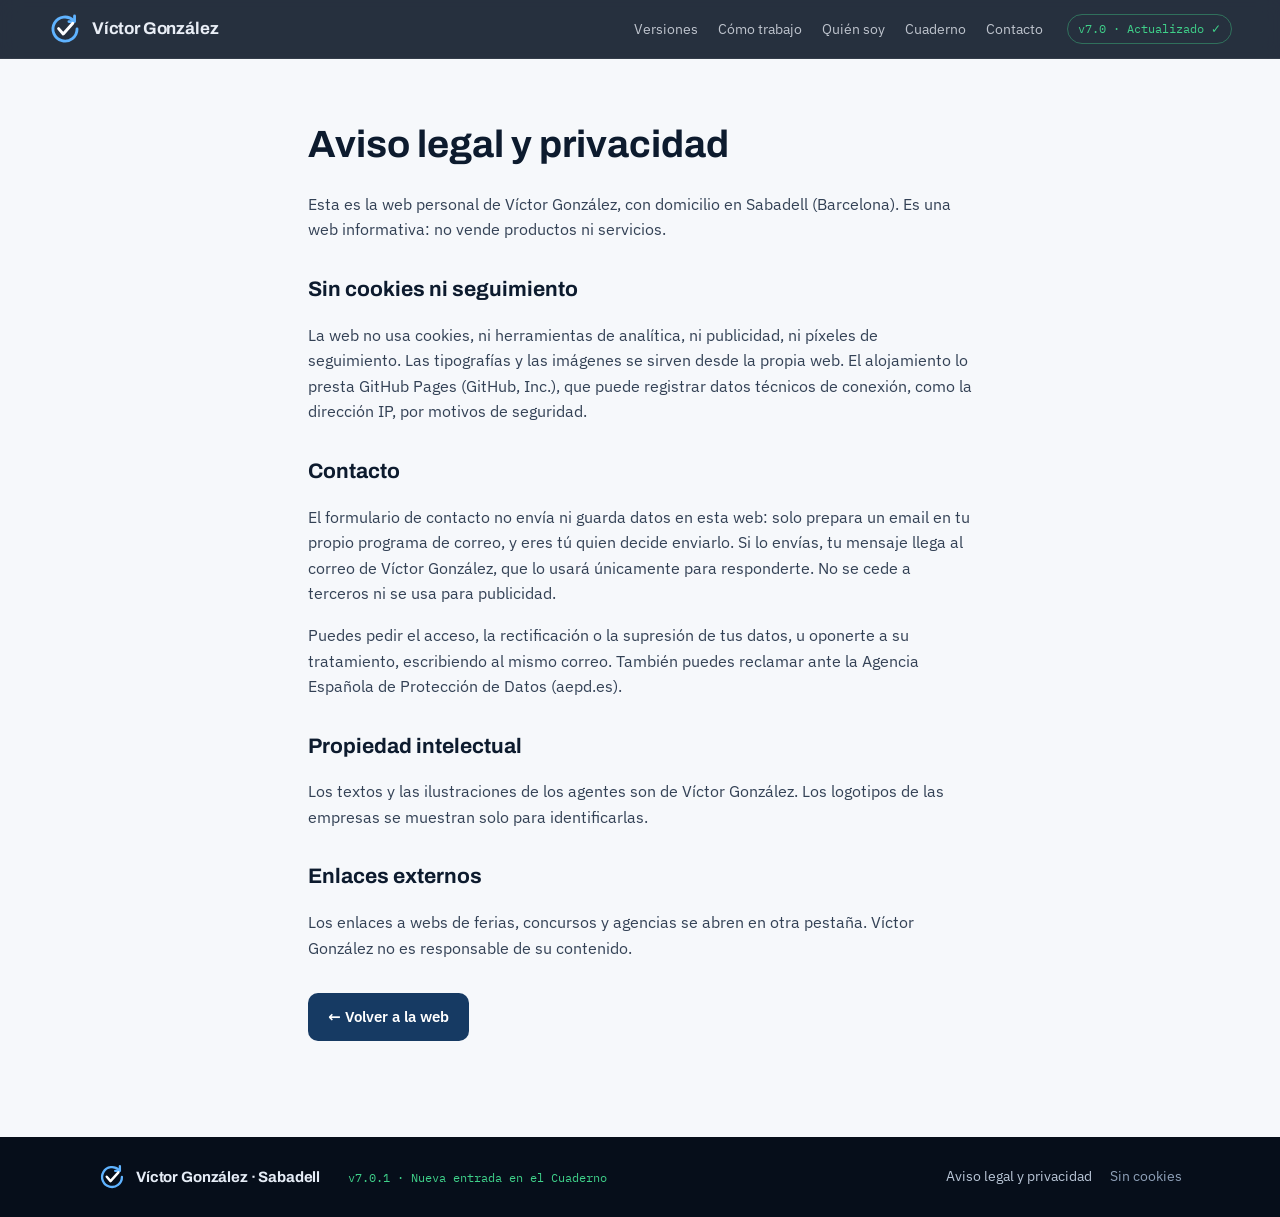
<file: privacidad.html>
<!DOCTYPE html>
<html lang="es">
<head>
<meta charset="utf-8">
<meta name="viewport" content="width=device-width, initial-scale=1">
<meta http-equiv="Content-Security-Policy" content="default-src 'self'; img-src 'self' data:; style-src 'self' 'unsafe-inline'; font-src 'self'; script-src 'self'; connect-src 'none'; form-action 'none'; base-uri 'self'; object-src 'none'">
<meta name="referrer" content="strict-origin-when-cross-origin">
<meta name="robots" content="noindex, nofollow">
<title>Aviso legal y privacidad · Víctor González</title>
<meta name="description" content="Aviso legal y política de privacidad de la web de Víctor González.">
<link rel="canonical" href="https://vicmangomar.github.io/privacidad.html">
<link rel="icon" href="favicon.svg" type="image/svg+xml">
<meta name="theme-color" content="#0a1424">
<meta property="og:type" content="website">
<meta property="og:locale" content="es_ES">
<meta property="og:site_name" content="Víctor González">
<meta property="og:title" content="Aviso legal y privacidad · Víctor González">
<meta property="og:description" content="Aviso legal y política de privacidad de la web de Víctor González.">
<meta property="og:url" content="https://vicmangomar.github.io/privacidad.html">
<meta property="og:image" content="https://vicmangomar.github.io/img/og.jpg">
<meta name="twitter:card" content="summary_large_image">
<link rel="preload" href="fonts/archivo-latin-800-normal.woff2" as="font" type="font/woff2" crossorigin>
<link rel="stylesheet" href="css/site.css">
</head>
<body>
<a class="skip" href="#main">Saltar al contenido</a>
<div class="prog" aria-hidden="true"><i id="prog"></i></div>
<nav class="nav" aria-label="Principal">
  <a class="brand" href="index.html#inicio" aria-label="Víctor González, inicio"><svg viewBox="0 0 48 48" aria-hidden="true"><path d="M41 24a17 17 0 1 1-5-12" fill="none" stroke="#5fb3ff" stroke-width="4" stroke-linecap="round"/><path d="M37.5 5.5v8h-8" fill="none" stroke="#5fb3ff" stroke-width="4" stroke-linecap="round" stroke-linejoin="round"/><path d="M15 23.5l6.5 7.5L35 16" fill="none" stroke="#fff" stroke-width="4.2" stroke-linecap="round" stroke-linejoin="round"/></svg>Víctor González</a>
  <button class="burger" type="button" aria-expanded="false" aria-controls="menu">Menú</button>
  <ul id="menu">
    <li><a href="index.html#versiones">Versiones</a></li>
    <li><a href="index.html#metodo">Cómo trabajo</a></li>
    <li><a href="index.html#sistema">Quién soy</a></li>
    <li><a href="index.html#cuaderno">Cuaderno</a></li>
    <li><a href="index.html#contacto">Contacto</a></li>
  </ul>
  <span class="chip">v7.0 · Actualizado ✓</span>
</nav>
<main id="main" class="legal">
  <h1>Aviso legal y privacidad</h1>
  <p>Esta es la web personal de Víctor González, con domicilio en Sabadell (Barcelona). Es una web informativa: no vende productos ni servicios.</p>
  <h2>Sin cookies ni seguimiento</h2>
  <p>La web no usa cookies, ni herramientas de analítica, ni publicidad, ni píxeles de seguimiento. Las tipografías y las imágenes se sirven desde la propia web. El alojamiento lo presta GitHub Pages (GitHub, Inc.), que puede registrar datos técnicos de conexión, como la dirección IP, por motivos de seguridad.</p>
  <h2>Contacto</h2>
  <p>El formulario de contacto no envía ni guarda datos en esta web: solo prepara un email en tu propio programa de correo, y eres tú quien decide enviarlo. Si lo envías, tu mensaje llega al correo de Víctor González, que lo usará únicamente para responderte. No se cede a terceros ni se usa para publicidad.</p>
  <p>Puedes pedir el acceso, la rectificación o la supresión de tus datos, u oponerte a su tratamiento, escribiendo al mismo correo. También puedes reclamar ante la Agencia Española de Protección de Datos (aepd.es).</p>
  <h2>Propiedad intelectual</h2>
  <p>Los textos y las ilustraciones de los agentes son de Víctor González. Los logotipos de las empresas se muestran solo para identificarlas.</p>
  <h2>Enlaces externos</h2>
  <p>Los enlaces a webs de ferias, concursos y agencias se abren en otra pestaña. Víctor González no es responsable de su contenido.</p>
  <p style="margin-top:32px"><a class="btn btn-n" href="index.html">← Volver a la web</a></p>
</main>
<footer class="foot">
  <div class="wrap">
    <a class="brand" href="index.html#inicio"><svg viewBox="0 0 48 48" aria-hidden="true"><path d="M41 24a17 17 0 1 1-5-12" fill="none" stroke="#5fb3ff" stroke-width="4" stroke-linecap="round"/><path d="M37.5 5.5v8h-8" fill="none" stroke="#5fb3ff" stroke-width="4" stroke-linecap="round" stroke-linejoin="round"/><path d="M15 23.5l6.5 7.5L35 16" fill="none" stroke="#fff" stroke-width="4.2" stroke-linecap="round" stroke-linejoin="round"/></svg>Víctor González · Sabadell</a>
    <span class="rel">v7.0.1 · Nueva entrada en el Cuaderno</span>
    <nav aria-label="Legal"><a href="privacidad.html">Aviso legal y privacidad</a><span>Sin cookies</span></nav>
  </div>
</footer>
<script src="js/site.js" defer></script>
</body>
</html>
</file>
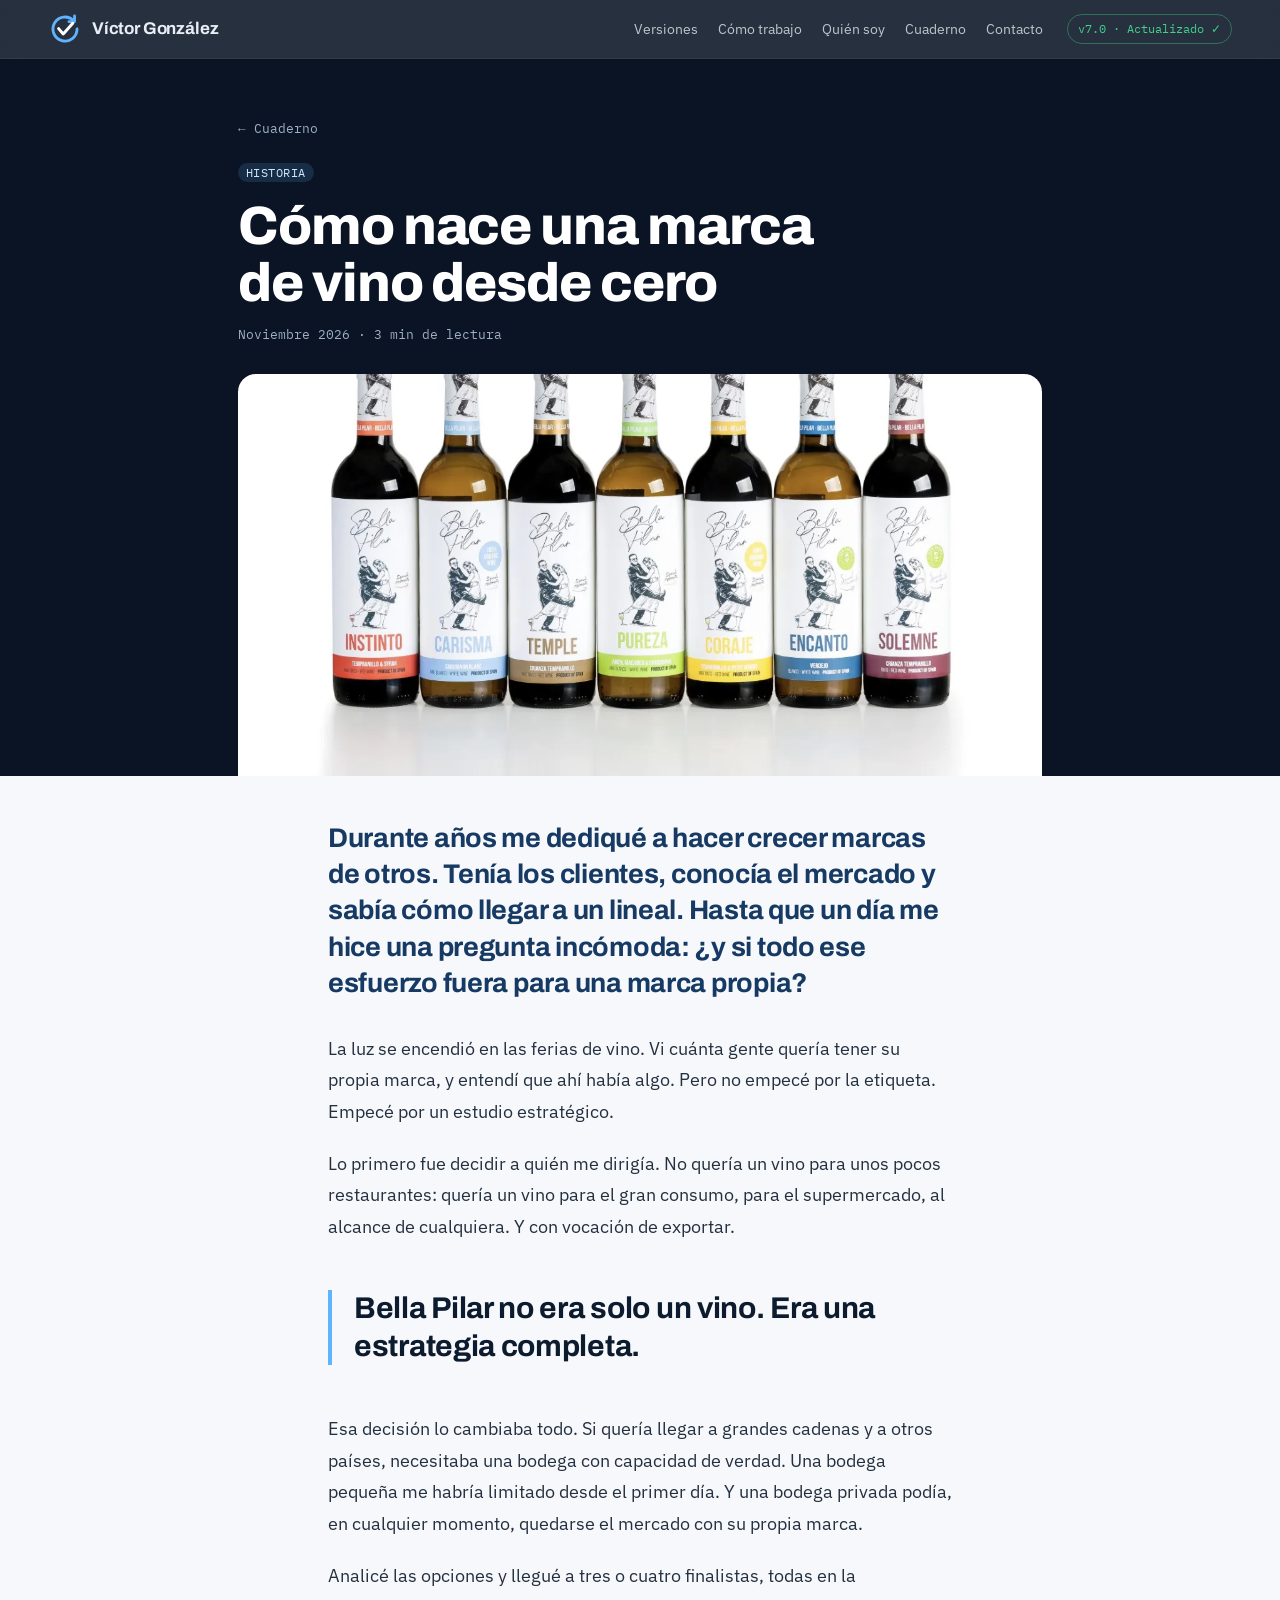
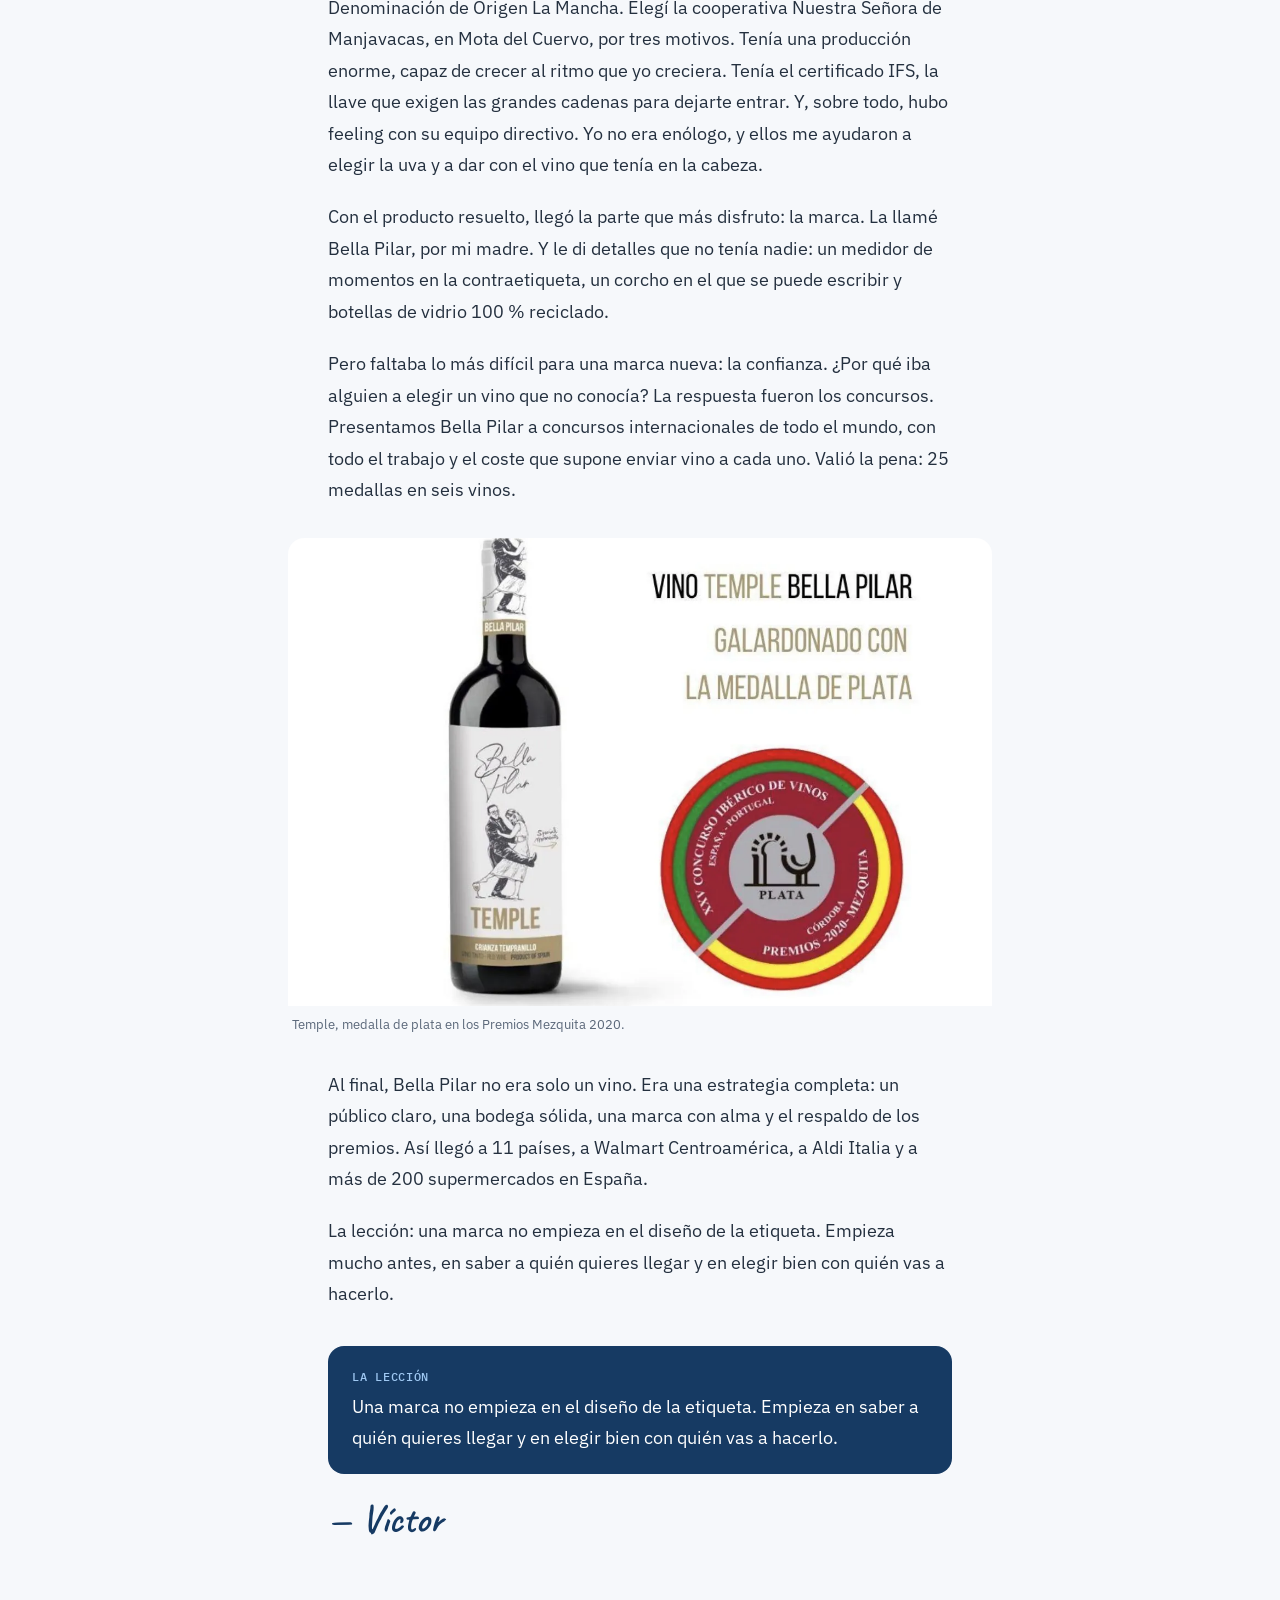
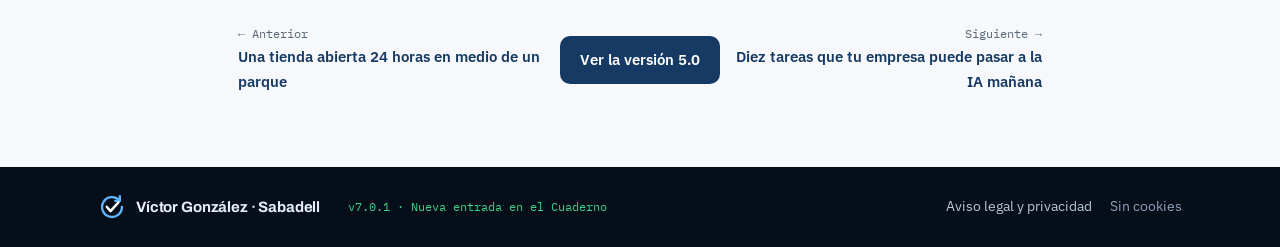
<file: cuaderno/bella-pilar.html>
<!DOCTYPE html>
<html lang="es">
<head>
<meta charset="utf-8">
<meta name="viewport" content="width=device-width, initial-scale=1">
<meta http-equiv="Content-Security-Policy" content="default-src 'self'; img-src 'self' data:; style-src 'self' 'unsafe-inline'; font-src 'self'; script-src 'self'; connect-src 'none'; form-action 'none'; base-uri 'self'; object-src 'none'">
<meta name="referrer" content="strict-origin-when-cross-origin">
<meta name="robots" content="noindex, nofollow">
<title>Cómo nace una marca de vino desde cero · Cuaderno de Víctor González</title>
<meta name="description" content="Una marca no empieza en el diseño de la etiqueta. Empieza mucho antes.">
<link rel="canonical" href="https://vicmangomar.github.io/cuaderno/bella-pilar.html">
<link rel="icon" href="../favicon.svg" type="image/svg+xml">
<meta name="theme-color" content="#0a1424">
<meta property="og:type" content="article">
<meta property="og:locale" content="es_ES">
<meta property="og:site_name" content="Víctor González">
<meta property="og:title" content="Cómo nace una marca de vino desde cero · Cuaderno de Víctor González">
<meta property="og:description" content="Una marca no empieza en el diseño de la etiqueta. Empieza mucho antes.">
<meta property="og:url" content="https://vicmangomar.github.io/cuaderno/bella-pilar.html">
<meta property="og:image" content="https://vicmangomar.github.io/img/bp-gama.webp">
<meta name="twitter:card" content="summary_large_image">
<link rel="preload" href="../fonts/archivo-latin-800-normal.woff2" as="font" type="font/woff2" crossorigin>
<link rel="stylesheet" href="../css/site.css">
<script type="application/ld+json">{"@context": "https://schema.org", "@type": "BlogPosting", "headline": "Cómo nace una marca de vino desde cero", "datePublished": "2026-11-09", "author": {"@type": "Person", "name": "Víctor González", "url": "https://vicmangomar.github.io/"}, "inLanguage": "es", "mainEntityOfPage": "https://vicmangomar.github.io/cuaderno/bella-pilar.html"}</script>
</head>
<body class="article" id="top">
<a class="skip" href="#main">Saltar al contenido</a>
<div class="prog" aria-hidden="true"><i id="prog"></i></div>
<nav class="nav" aria-label="Principal">
  <a class="brand" href="../index.html#inicio" aria-label="Víctor González, inicio"><svg viewBox="0 0 48 48" aria-hidden="true"><path d="M41 24a17 17 0 1 1-5-12" fill="none" stroke="#5fb3ff" stroke-width="4" stroke-linecap="round"/><path d="M37.5 5.5v8h-8" fill="none" stroke="#5fb3ff" stroke-width="4" stroke-linecap="round" stroke-linejoin="round"/><path d="M15 23.5l6.5 7.5L35 16" fill="none" stroke="#fff" stroke-width="4.2" stroke-linecap="round" stroke-linejoin="round"/></svg>Víctor González</a>
  <button class="burger" type="button" aria-expanded="false" aria-controls="menu">Menú</button>
  <ul id="menu">
    <li><a href="../index.html#versiones">Versiones</a></li>
    <li><a href="../index.html#metodo">Cómo trabajo</a></li>
    <li><a href="../index.html#sistema">Quién soy</a></li>
    <li><a href="../index.html#cuaderno">Cuaderno</a></li>
    <li><a href="../index.html#contacto">Contacto</a></li>
  </ul>
  <span class="chip">v7.0 · Actualizado ✓</span>
</nav>
<header class="art-head">
  <div class="wrap">
    <a class="back" href="../index.html#cuaderno">← Cuaderno</a>
    <p style="margin:18px 0 0"><span class="ptag">Historia</span></p>
    <h1>Cómo nace una marca de vino desde cero</h1>
    <p class="art-meta">Noviembre 2026 · 3 min de lectura</p>
    <figure class="cover"><img src="../img/bp-gama.webp" alt="La colección de vinos Bella Pilar" width="1284" height="692"></figure>
  </div>
</header>
<main id="main">
  <article class="art">
    <p class="lede">Durante años me dediqué a hacer crecer marcas de otros. Tenía los clientes, conocía el mercado y sabía cómo llegar a un lineal. Hasta que un día me hice una pregunta incómoda: ¿y si todo ese esfuerzo fuera para una marca propia?</p><p>La luz se encendió en las ferias de vino. Vi cuánta gente quería tener su propia marca, y entendí que ahí había algo. Pero no empecé por la etiqueta. Empecé por un estudio estratégico.</p><p>Lo primero fue decidir a quién me dirigía. No quería un vino para unos pocos restaurantes: quería un vino para el gran consumo, para el supermercado, al alcance de cualquiera. Y con vocación de exportar.</p><blockquote>Bella Pilar no era solo un vino. Era una estrategia completa.</blockquote><p>Esa decisión lo cambiaba todo. Si quería llegar a grandes cadenas y a otros países, necesitaba una bodega con capacidad de verdad. Una bodega pequeña me habría limitado desde el primer día. Y una bodega privada podía, en cualquier momento, quedarse el mercado con su propia marca.</p><p>Analicé las opciones y llegué a tres o cuatro finalistas, todas en la Denominación de Origen La Mancha. Elegí la cooperativa Nuestra Señora de Manjavacas, en Mota del Cuervo, por tres motivos. Tenía una producción enorme, capaz de crecer al ritmo que yo creciera. Tenía el certificado IFS, la llave que exigen las grandes cadenas para dejarte entrar. Y, sobre todo, hubo feeling con su equipo directivo. Yo no era enólogo, y ellos me ayudaron a elegir la uva y a dar con el vino que tenía en la cabeza.</p><p>Con el producto resuelto, llegó la parte que más disfruto: la marca. La llamé Bella Pilar, por mi madre. Y le di detalles que no tenía nadie: un medidor de momentos en la contraetiqueta, un corcho en el que se puede escribir y botellas de vidrio 100 % reciclado.</p><p>Pero faltaba lo más difícil para una marca nueva: la confianza. ¿Por qué iba alguien a elegir un vino que no conocía? La respuesta fueron los concursos. Presentamos Bella Pilar a concursos internacionales de todo el mundo, con todo el trabajo y el coste que supone enviar vino a cada uno. Valió la pena: 25 medallas en seis vinos.</p><figure><img src="../img/bp-temple-medalla.webp" alt="Temple, medalla de plata en los Premios Mezquita 2020." width="1284" height="853" loading="lazy" decoding="async"><figcaption>Temple, medalla de plata en los Premios Mezquita 2020.</figcaption></figure><p>Al final, Bella Pilar no era solo un vino. Era una estrategia completa: un público claro, una bodega sólida, una marca con alma y el respaldo de los premios. Así llegó a 11 países, a Walmart Centroamérica, a Aldi Italia y a más de 200 supermercados en España.</p><p>La lección: una marca no empieza en el diseño de la etiqueta. Empieza mucho antes, en saber a quién quieres llegar y en elegir bien con quién vas a hacerlo.</p>
    <div class="lesson"><b>La lección</b>Una marca no empieza en el diseño de la etiqueta. Empieza en saber a quién quieres llegar y en elegir bien con quién vas a hacerlo.</div>
    <p class="sign">— Víctor</p>
  </article>
  <nav class="art-nav" aria-label="Más entradas">
    <div><a href="open-city.html"><small>← Anterior</small>Una tienda abierta 24 horas en medio de un parque</a></div>
    <a class="btn btn-n" href="../index.html#v5">Ver la versión 5.0</a>
    <div class="next"><a href="diez-tareas-ia.html"><small>Siguiente →</small>Diez tareas que tu empresa puede pasar a la IA mañana</a></div>
  </nav>
</main>
<footer class="foot">
  <div class="wrap">
    <a class="brand" href="../index.html#inicio"><svg viewBox="0 0 48 48" aria-hidden="true"><path d="M41 24a17 17 0 1 1-5-12" fill="none" stroke="#5fb3ff" stroke-width="4" stroke-linecap="round"/><path d="M37.5 5.5v8h-8" fill="none" stroke="#5fb3ff" stroke-width="4" stroke-linecap="round" stroke-linejoin="round"/><path d="M15 23.5l6.5 7.5L35 16" fill="none" stroke="#fff" stroke-width="4.2" stroke-linecap="round" stroke-linejoin="round"/></svg>Víctor González · Sabadell</a>
    <span class="rel">v7.0.1 · Nueva entrada en el Cuaderno</span>
    <nav aria-label="Legal"><a href="../privacidad.html">Aviso legal y privacidad</a><span>Sin cookies</span></nav>
  </div>
</footer>
<script src="../js/site.js" defer></script>
</body>
</html>
</file>
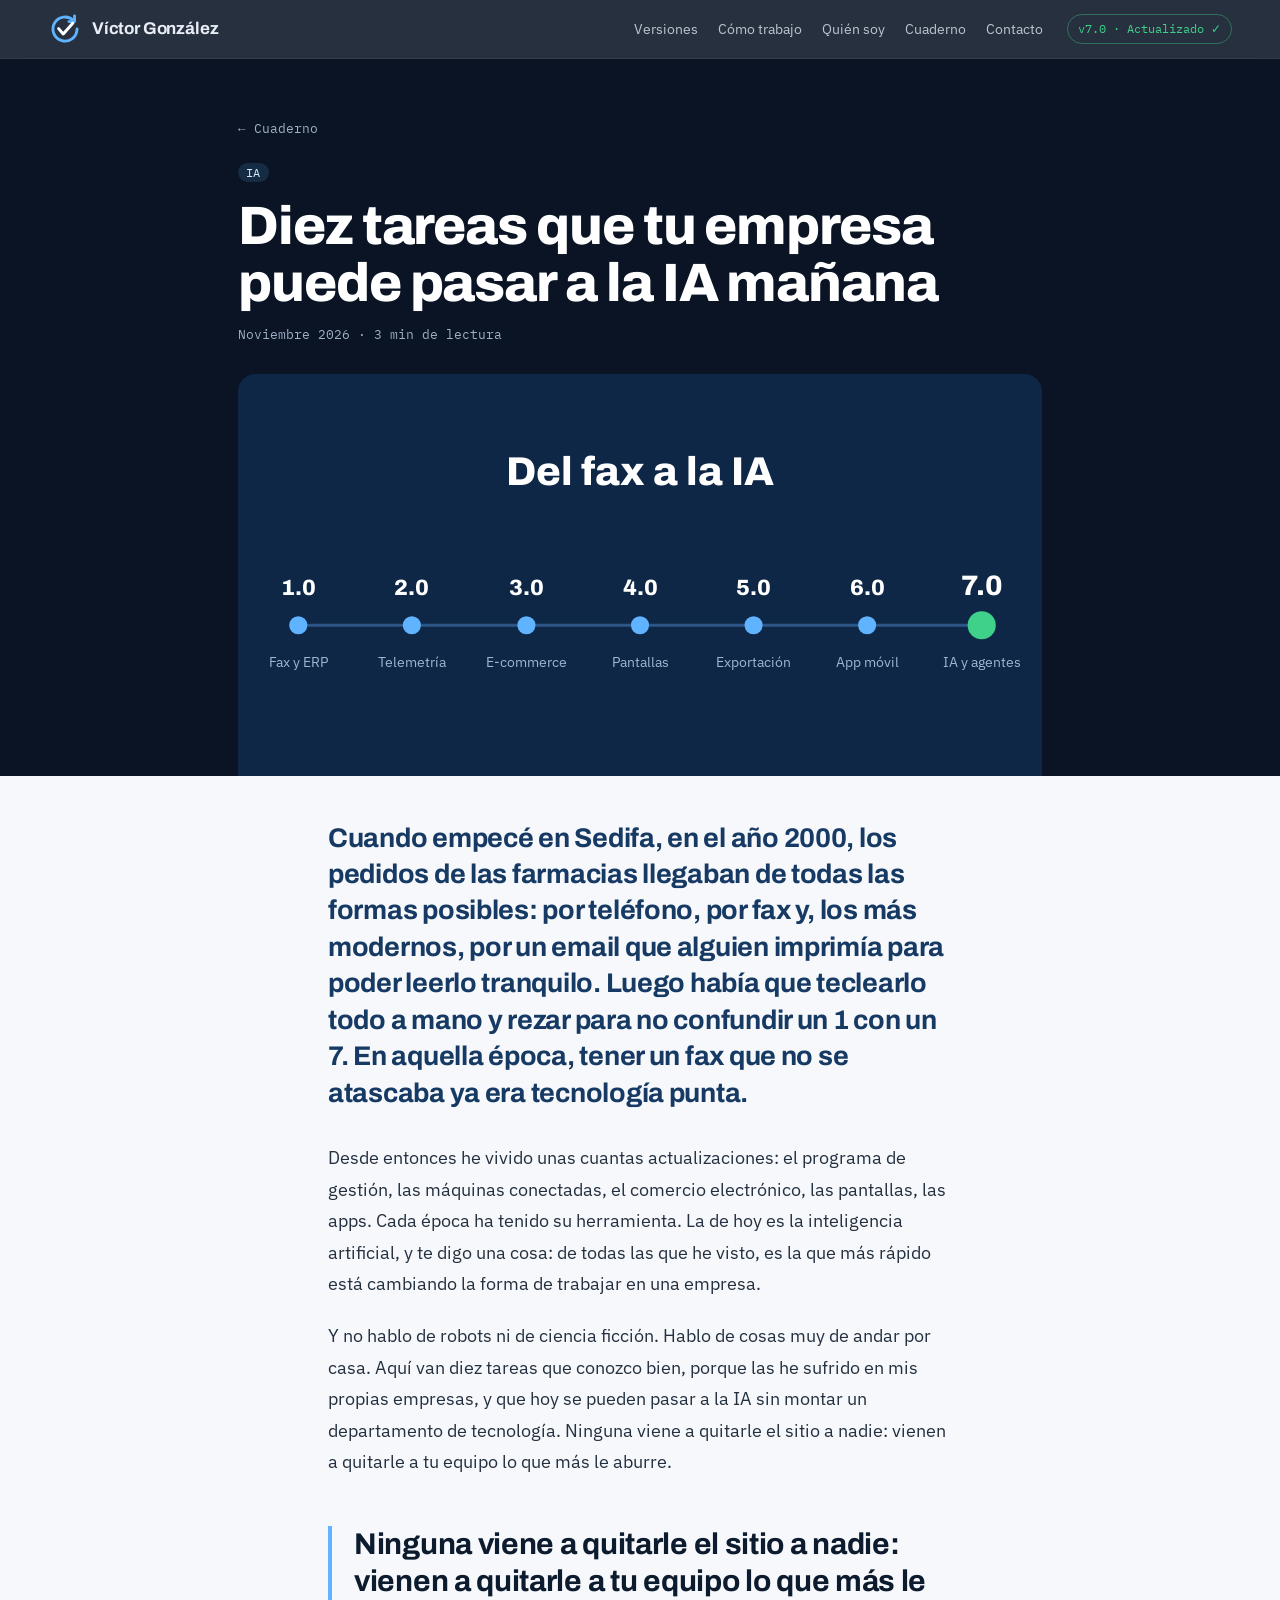
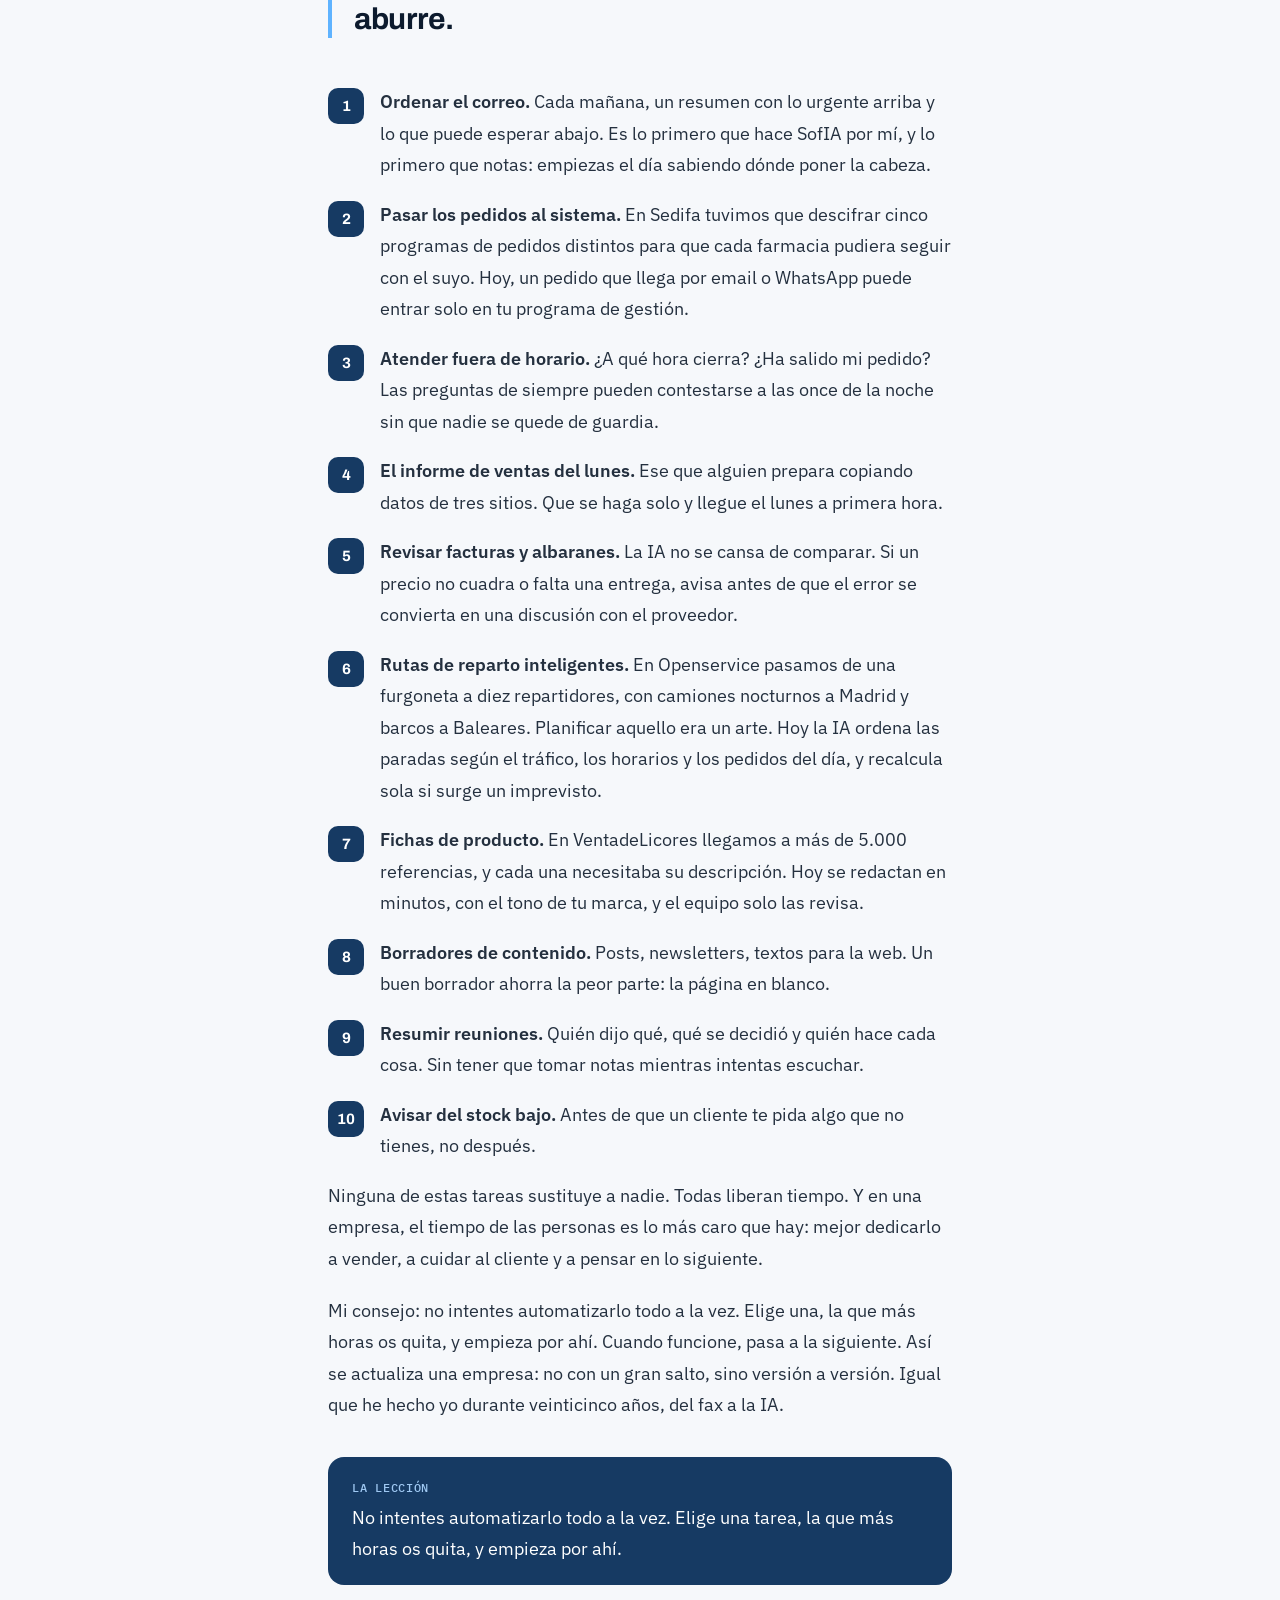
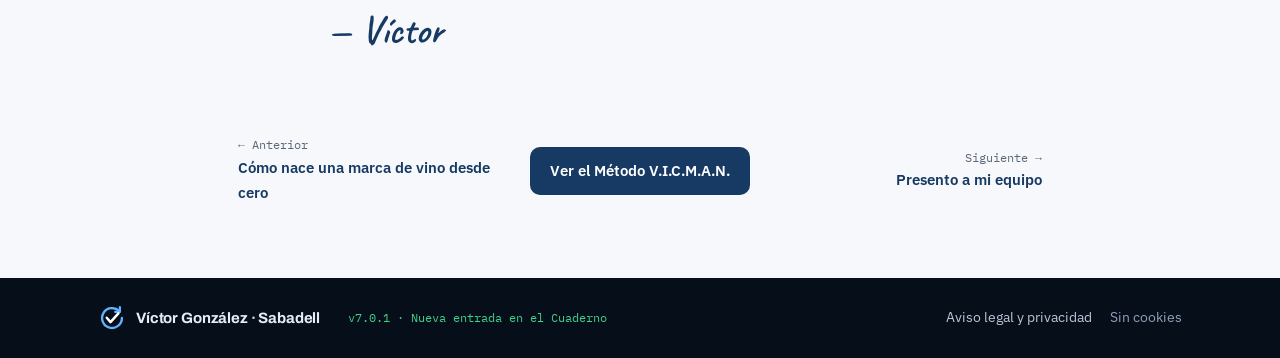
<file: cuaderno/diez-tareas-ia.html>
<!DOCTYPE html>
<html lang="es">
<head>
<meta charset="utf-8">
<meta name="viewport" content="width=device-width, initial-scale=1">
<meta http-equiv="Content-Security-Policy" content="default-src 'self'; img-src 'self' data:; style-src 'self' 'unsafe-inline'; font-src 'self'; script-src 'self'; connect-src 'none'; form-action 'none'; base-uri 'self'; object-src 'none'">
<meta name="referrer" content="strict-origin-when-cross-origin">
<meta name="robots" content="noindex, nofollow">
<title>Diez tareas que tu empresa puede pasar a la IA mañana · Cuaderno de Víctor González</title>
<meta name="description" content="No hablo de robots ni de ciencia ficción. Hablo de cosas muy de andar por casa.">
<link rel="canonical" href="https://vicmangomar.github.io/cuaderno/diez-tareas-ia.html">
<link rel="icon" href="../favicon.svg" type="image/svg+xml">
<meta name="theme-color" content="#0a1424">
<meta property="og:type" content="article">
<meta property="og:locale" content="es_ES">
<meta property="og:site_name" content="Víctor González">
<meta property="og:title" content="Diez tareas que tu empresa puede pasar a la IA mañana · Cuaderno de Víctor González">
<meta property="og:description" content="No hablo de robots ni de ciencia ficción. Hablo de cosas muy de andar por casa.">
<meta property="og:url" content="https://vicmangomar.github.io/cuaderno/diez-tareas-ia.html">
<meta property="og:image" content="https://vicmangomar.github.io/img/og.jpg">
<meta name="twitter:card" content="summary_large_image">
<link rel="preload" href="../fonts/archivo-latin-800-normal.woff2" as="font" type="font/woff2" crossorigin>
<link rel="stylesheet" href="../css/site.css">
<script type="application/ld+json">{"@context": "https://schema.org", "@type": "BlogPosting", "headline": "Diez tareas que tu empresa puede pasar a la IA mañana", "datePublished": "2026-11-09", "author": {"@type": "Person", "name": "Víctor González", "url": "https://vicmangomar.github.io/"}, "inLanguage": "es", "mainEntityOfPage": "https://vicmangomar.github.io/cuaderno/diez-tareas-ia.html"}</script>
</head>
<body class="article" id="top">
<a class="skip" href="#main">Saltar al contenido</a>
<div class="prog" aria-hidden="true"><i id="prog"></i></div>
<nav class="nav" aria-label="Principal">
  <a class="brand" href="../index.html#inicio" aria-label="Víctor González, inicio"><svg viewBox="0 0 48 48" aria-hidden="true"><path d="M41 24a17 17 0 1 1-5-12" fill="none" stroke="#5fb3ff" stroke-width="4" stroke-linecap="round"/><path d="M37.5 5.5v8h-8" fill="none" stroke="#5fb3ff" stroke-width="4" stroke-linecap="round" stroke-linejoin="round"/><path d="M15 23.5l6.5 7.5L35 16" fill="none" stroke="#fff" stroke-width="4.2" stroke-linecap="round" stroke-linejoin="round"/></svg>Víctor González</a>
  <button class="burger" type="button" aria-expanded="false" aria-controls="menu">Menú</button>
  <ul id="menu">
    <li><a href="../index.html#versiones">Versiones</a></li>
    <li><a href="../index.html#metodo">Cómo trabajo</a></li>
    <li><a href="../index.html#sistema">Quién soy</a></li>
    <li><a href="../index.html#cuaderno">Cuaderno</a></li>
    <li><a href="../index.html#contacto">Contacto</a></li>
  </ul>
  <span class="chip">v7.0 · Actualizado ✓</span>
</nav>
<header class="art-head">
  <div class="wrap">
    <a class="back" href="../index.html#cuaderno">← Cuaderno</a>
    <p style="margin:18px 0 0"><span class="ptag">IA</span></p>
    <h1>Diez tareas que tu empresa puede pasar a la IA mañana</h1>
    <p class="art-meta">Noviembre 2026 · 3 min de lectura</p>
    <figure class="cover"><svg viewBox="0 0 800 400" role="img" aria-label="Del fax a la IA: las herramientas de cada versión"><rect width="800" height="400" fill="#0f2747"/><path d="M60 250H740" stroke="#2c5687" stroke-width="3"/><g transform="translate(60 250)"><circle r="9" fill="#5fb3ff"/><text y="-30" text-anchor="middle" fill="#fff" font-family="Archivo,sans-serif" font-weight="800" font-size="22">1.0</text><text y="42" text-anchor="middle" fill="#9fb6d1" font-family="IBM Plex Sans,sans-serif" font-size="14">Fax y ERP</text></g><g transform="translate(173 250)"><circle r="9" fill="#5fb3ff"/><text y="-30" text-anchor="middle" fill="#fff" font-family="Archivo,sans-serif" font-weight="800" font-size="22">2.0</text><text y="42" text-anchor="middle" fill="#9fb6d1" font-family="IBM Plex Sans,sans-serif" font-size="14">Telemetría</text></g><g transform="translate(287 250)"><circle r="9" fill="#5fb3ff"/><text y="-30" text-anchor="middle" fill="#fff" font-family="Archivo,sans-serif" font-weight="800" font-size="22">3.0</text><text y="42" text-anchor="middle" fill="#9fb6d1" font-family="IBM Plex Sans,sans-serif" font-size="14">E-commerce</text></g><g transform="translate(400 250)"><circle r="9" fill="#5fb3ff"/><text y="-30" text-anchor="middle" fill="#fff" font-family="Archivo,sans-serif" font-weight="800" font-size="22">4.0</text><text y="42" text-anchor="middle" fill="#9fb6d1" font-family="IBM Plex Sans,sans-serif" font-size="14">Pantallas</text></g><g transform="translate(513 250)"><circle r="9" fill="#5fb3ff"/><text y="-30" text-anchor="middle" fill="#fff" font-family="Archivo,sans-serif" font-weight="800" font-size="22">5.0</text><text y="42" text-anchor="middle" fill="#9fb6d1" font-family="IBM Plex Sans,sans-serif" font-size="14">Exportación</text></g><g transform="translate(626 250)"><circle r="9" fill="#5fb3ff"/><text y="-30" text-anchor="middle" fill="#fff" font-family="Archivo,sans-serif" font-weight="800" font-size="22">6.0</text><text y="42" text-anchor="middle" fill="#9fb6d1" font-family="IBM Plex Sans,sans-serif" font-size="14">App móvil</text></g><g transform="translate(740 250)"><circle r="14" fill="#3fd18a"/><text y="-30" text-anchor="middle" fill="#fff" font-family="Archivo,sans-serif" font-weight="800" font-size="28">7.0</text><text y="42" text-anchor="middle" fill="#9fb6d1" font-family="IBM Plex Sans,sans-serif" font-size="14">IA y agentes</text></g><text x="400" y="110" text-anchor="middle" fill="#fff" font-family="Archivo,sans-serif" font-weight="800" font-size="40">Del fax a la IA</text></svg></figure>
  </div>
</header>
<main id="main">
  <article class="art">
    <p class="lede">Cuando empecé en Sedifa, en el año 2000, los pedidos de las farmacias llegaban de todas las formas posibles: por teléfono, por fax y, los más modernos, por un email que alguien imprimía para poder leerlo tranquilo. Luego había que teclearlo todo a mano y rezar para no confundir un 1 con un 7. En aquella época, tener un fax que no se atascaba ya era tecnología punta.</p><p>Desde entonces he vivido unas cuantas actualizaciones: el programa de gestión, las máquinas conectadas, el comercio electrónico, las pantallas, las apps. Cada época ha tenido su herramienta. La de hoy es la inteligencia artificial, y te digo una cosa: de todas las que he visto, es la que más rápido está cambiando la forma de trabajar en una empresa.</p><p>Y no hablo de robots ni de ciencia ficción. Hablo de cosas muy de andar por casa. Aquí van diez tareas que conozco bien, porque las he sufrido en mis propias empresas, y que hoy se pueden pasar a la IA sin montar un departamento de tecnología. Ninguna viene a quitarle el sitio a nadie: vienen a quitarle a tu equipo lo que más le aburre.</p><blockquote>Ninguna viene a quitarle el sitio a nadie: vienen a quitarle a tu equipo lo que más le aburre.</blockquote><ol class="tasks"><li><strong>Ordenar el correo.</strong> Cada mañana, un resumen con lo urgente arriba y lo que puede esperar abajo. Es lo primero que hace SofIA por mí, y lo primero que notas: empiezas el día sabiendo dónde poner la cabeza.</li><li><strong>Pasar los pedidos al sistema.</strong> En Sedifa tuvimos que descifrar cinco programas de pedidos distintos para que cada farmacia pudiera seguir con el suyo. Hoy, un pedido que llega por email o WhatsApp puede entrar solo en tu programa de gestión.</li><li><strong>Atender fuera de horario.</strong> ¿A qué hora cierra? ¿Ha salido mi pedido? Las preguntas de siempre pueden contestarse a las once de la noche sin que nadie se quede de guardia.</li><li><strong>El informe de ventas del lunes.</strong> Ese que alguien prepara copiando datos de tres sitios. Que se haga solo y llegue el lunes a primera hora.</li><li><strong>Revisar facturas y albaranes.</strong> La IA no se cansa de comparar. Si un precio no cuadra o falta una entrega, avisa antes de que el error se convierta en una discusión con el proveedor.</li><li><strong>Rutas de reparto inteligentes.</strong> En Openservice pasamos de una furgoneta a diez repartidores, con camiones nocturnos a Madrid y barcos a Baleares. Planificar aquello era un arte. Hoy la IA ordena las paradas según el tráfico, los horarios y los pedidos del día, y recalcula sola si surge un imprevisto.</li><li><strong>Fichas de producto.</strong> En VentadeLicores llegamos a más de 5.000 referencias, y cada una necesitaba su descripción. Hoy se redactan en minutos, con el tono de tu marca, y el equipo solo las revisa.</li><li><strong>Borradores de contenido.</strong> Posts, newsletters, textos para la web. Un buen borrador ahorra la peor parte: la página en blanco.</li><li><strong>Resumir reuniones.</strong> Quién dijo qué, qué se decidió y quién hace cada cosa. Sin tener que tomar notas mientras intentas escuchar.</li><li><strong>Avisar del stock bajo.</strong> Antes de que un cliente te pida algo que no tienes, no después.</li></ol><p>Ninguna de estas tareas sustituye a nadie. Todas liberan tiempo. Y en una empresa, el tiempo de las personas es lo más caro que hay: mejor dedicarlo a vender, a cuidar al cliente y a pensar en lo siguiente.</p><p>Mi consejo: no intentes automatizarlo todo a la vez. Elige una, la que más horas os quita, y empieza por ahí. Cuando funcione, pasa a la siguiente. Así se actualiza una empresa: no con un gran salto, sino versión a versión. Igual que he hecho yo durante veinticinco años, del fax a la IA.</p>
    <div class="lesson"><b>La lección</b>No intentes automatizarlo todo a la vez. Elige una tarea, la que más horas os quita, y empieza por ahí.</div>
    <p class="sign">— Víctor</p>
  </article>
  <nav class="art-nav" aria-label="Más entradas">
    <div><a href="bella-pilar.html"><small>← Anterior</small>Cómo nace una marca de vino desde cero</a></div>
    <a class="btn btn-n" href="../index.html#metodo">Ver el Método V.I.C.M.A.N.</a>
    <div class="next"><a href="presento-a-mi-equipo.html"><small>Siguiente →</small>Presento a mi equipo</a></div>
  </nav>
</main>
<footer class="foot">
  <div class="wrap">
    <a class="brand" href="../index.html#inicio"><svg viewBox="0 0 48 48" aria-hidden="true"><path d="M41 24a17 17 0 1 1-5-12" fill="none" stroke="#5fb3ff" stroke-width="4" stroke-linecap="round"/><path d="M37.5 5.5v8h-8" fill="none" stroke="#5fb3ff" stroke-width="4" stroke-linecap="round" stroke-linejoin="round"/><path d="M15 23.5l6.5 7.5L35 16" fill="none" stroke="#fff" stroke-width="4.2" stroke-linecap="round" stroke-linejoin="round"/></svg>Víctor González · Sabadell</a>
    <span class="rel">v7.0.1 · Nueva entrada en el Cuaderno</span>
    <nav aria-label="Legal"><a href="../privacidad.html">Aviso legal y privacidad</a><span>Sin cookies</span></nav>
  </div>
</footer>
<script src="../js/site.js" defer></script>
</body>
</html>
</file>
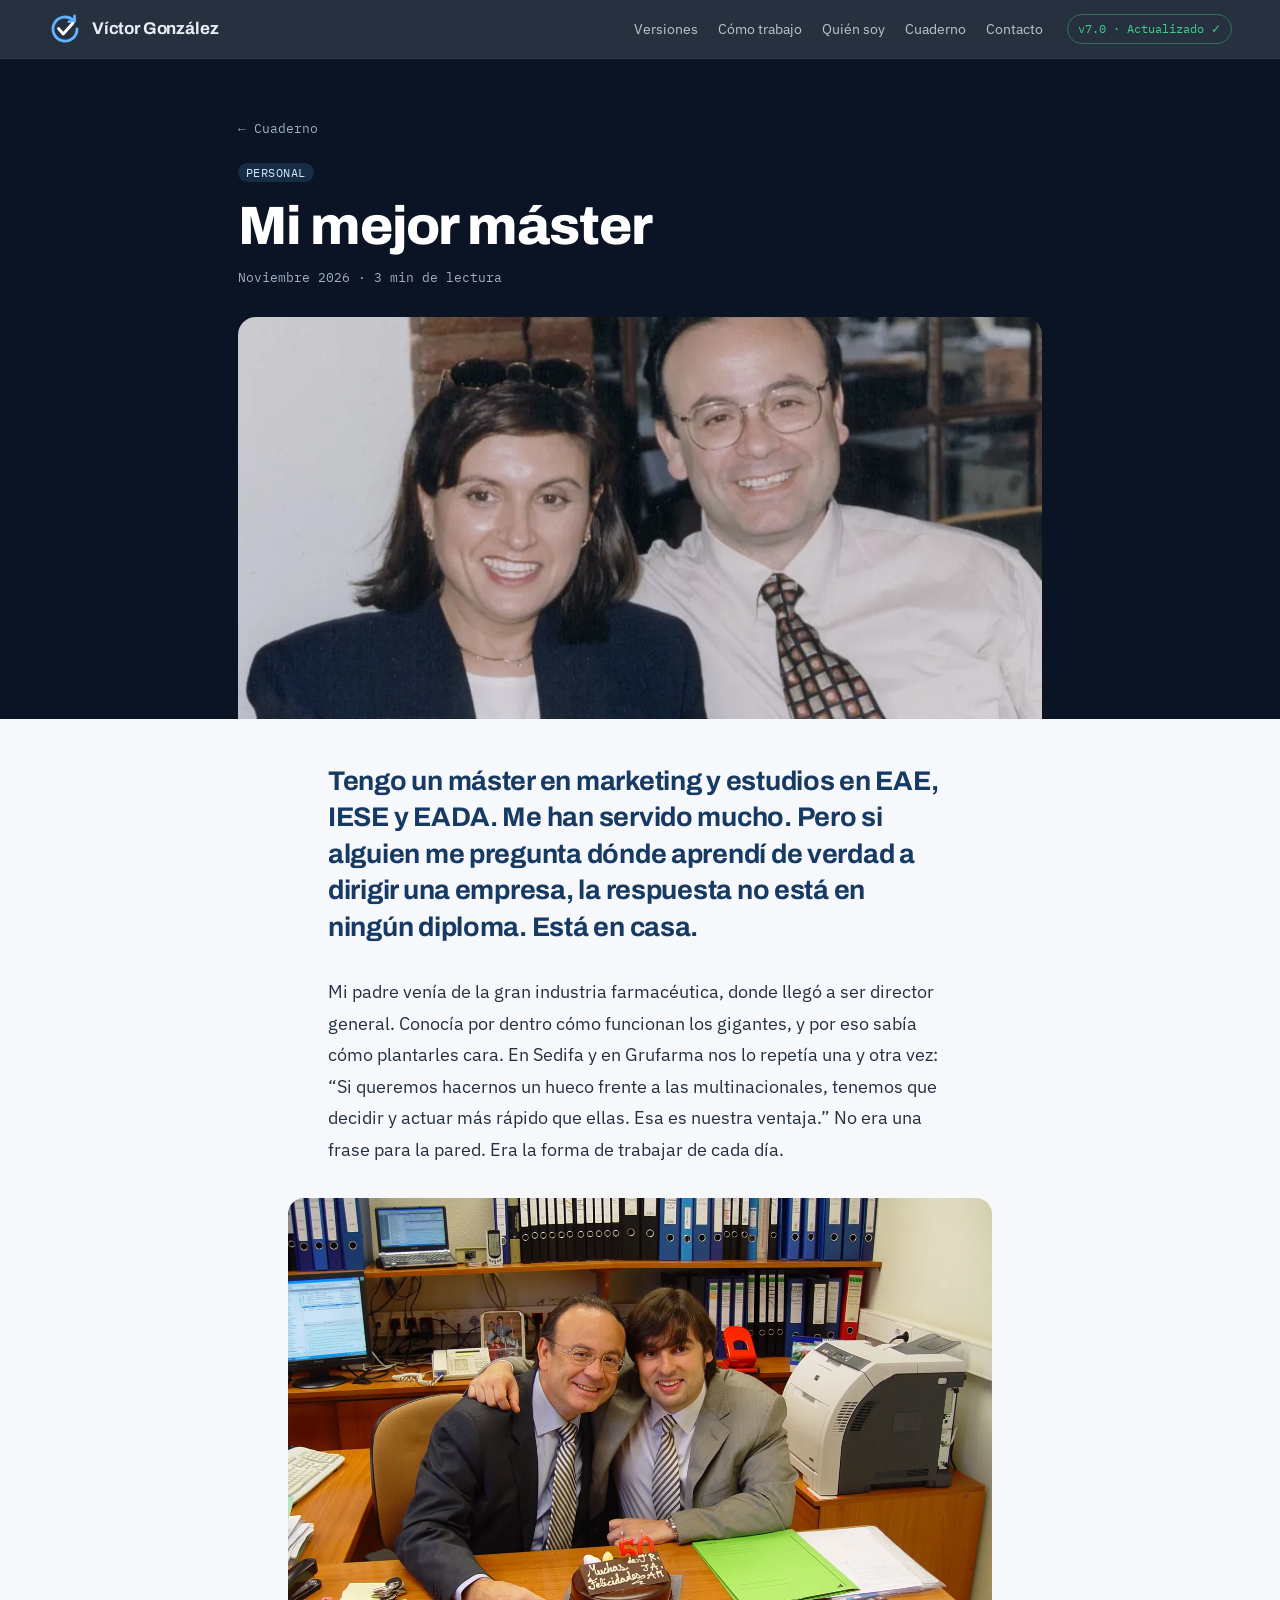
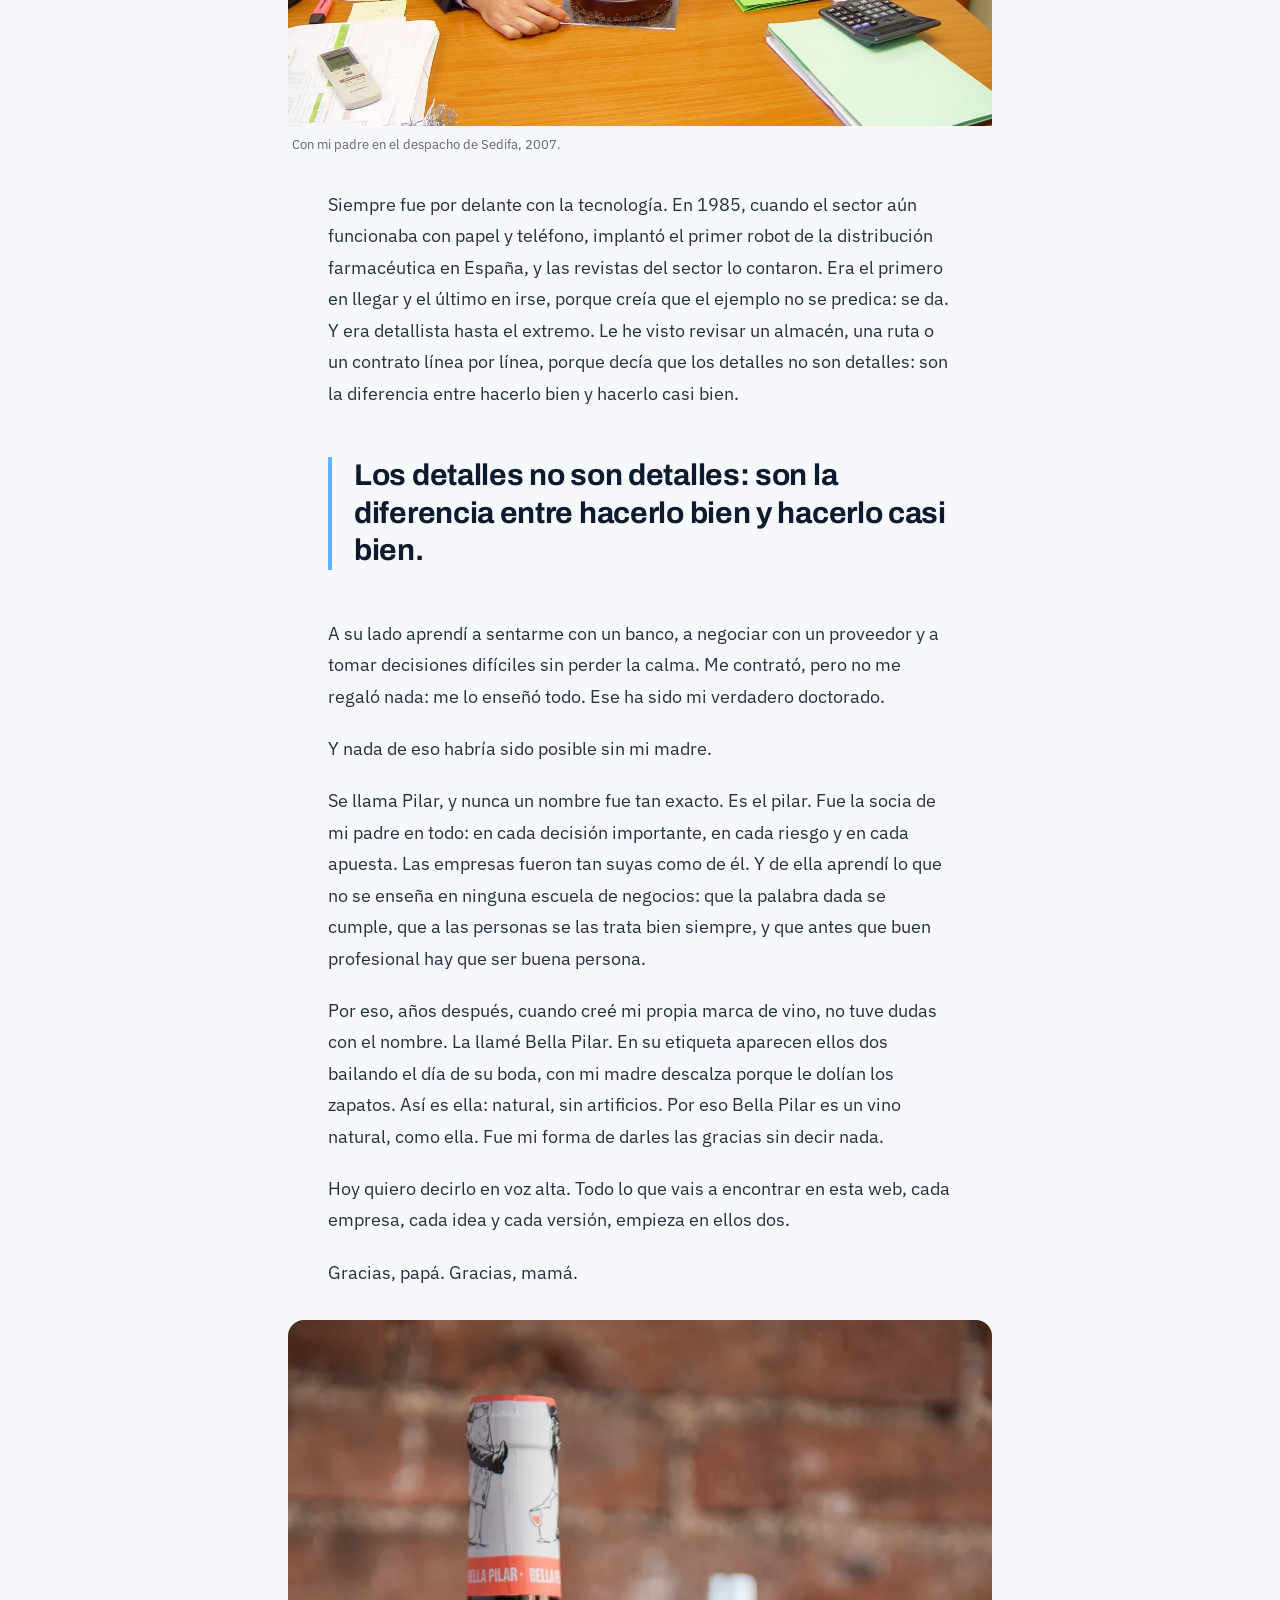
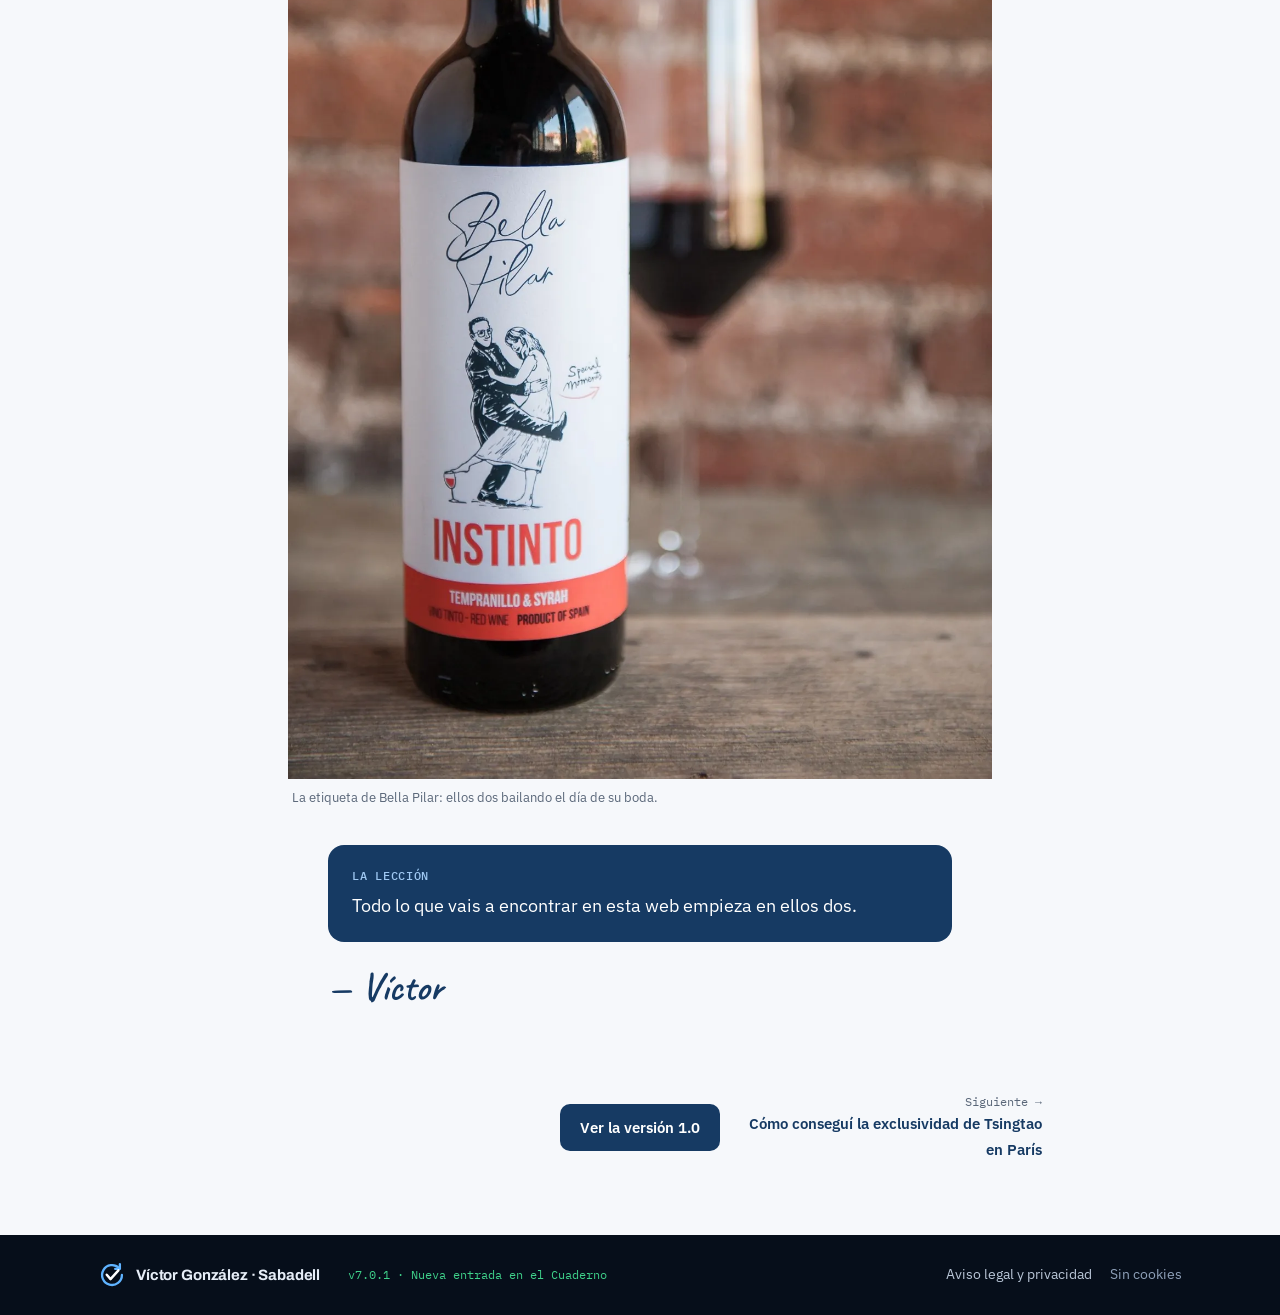
<file: cuaderno/mi-mejor-master.html>
<!DOCTYPE html>
<html lang="es">
<head>
<meta charset="utf-8">
<meta name="viewport" content="width=device-width, initial-scale=1">
<meta http-equiv="Content-Security-Policy" content="default-src 'self'; img-src 'self' data:; style-src 'self' 'unsafe-inline'; font-src 'self'; script-src 'self'; connect-src 'none'; form-action 'none'; base-uri 'self'; object-src 'none'">
<meta name="referrer" content="strict-origin-when-cross-origin">
<meta name="robots" content="noindex, nofollow">
<title>Mi mejor máster · Cuaderno de Víctor González</title>
<meta name="description" content="Si alguien me pregunta dónde aprendí de verdad a dirigir una empresa, la respuesta no está en ningún diploma. Está en casa.">
<link rel="canonical" href="https://vicmangomar.github.io/cuaderno/mi-mejor-master.html">
<link rel="icon" href="../favicon.svg" type="image/svg+xml">
<meta name="theme-color" content="#0a1424">
<meta property="og:type" content="article">
<meta property="og:locale" content="es_ES">
<meta property="og:site_name" content="Víctor González">
<meta property="og:title" content="Mi mejor máster · Cuaderno de Víctor González">
<meta property="og:description" content="Si alguien me pregunta dónde aprendí de verdad a dirigir una empresa, la respuesta no está en ningún diploma. Está en casa.">
<meta property="og:url" content="https://vicmangomar.github.io/cuaderno/mi-mejor-master.html">
<meta property="og:image" content="https://vicmangomar.github.io/img/padres.webp">
<meta name="twitter:card" content="summary_large_image">
<link rel="preload" href="../fonts/archivo-latin-800-normal.woff2" as="font" type="font/woff2" crossorigin>
<link rel="stylesheet" href="../css/site.css">
<script type="application/ld+json">{"@context": "https://schema.org", "@type": "BlogPosting", "headline": "Mi mejor máster", "datePublished": "2026-11-09", "author": {"@type": "Person", "name": "Víctor González", "url": "https://vicmangomar.github.io/"}, "inLanguage": "es", "mainEntityOfPage": "https://vicmangomar.github.io/cuaderno/mi-mejor-master.html"}</script>
</head>
<body class="article" id="top">
<a class="skip" href="#main">Saltar al contenido</a>
<div class="prog" aria-hidden="true"><i id="prog"></i></div>
<nav class="nav" aria-label="Principal">
  <a class="brand" href="../index.html#inicio" aria-label="Víctor González, inicio"><svg viewBox="0 0 48 48" aria-hidden="true"><path d="M41 24a17 17 0 1 1-5-12" fill="none" stroke="#5fb3ff" stroke-width="4" stroke-linecap="round"/><path d="M37.5 5.5v8h-8" fill="none" stroke="#5fb3ff" stroke-width="4" stroke-linecap="round" stroke-linejoin="round"/><path d="M15 23.5l6.5 7.5L35 16" fill="none" stroke="#fff" stroke-width="4.2" stroke-linecap="round" stroke-linejoin="round"/></svg>Víctor González</a>
  <button class="burger" type="button" aria-expanded="false" aria-controls="menu">Menú</button>
  <ul id="menu">
    <li><a href="../index.html#versiones">Versiones</a></li>
    <li><a href="../index.html#metodo">Cómo trabajo</a></li>
    <li><a href="../index.html#sistema">Quién soy</a></li>
    <li><a href="../index.html#cuaderno">Cuaderno</a></li>
    <li><a href="../index.html#contacto">Contacto</a></li>
  </ul>
  <span class="chip">v7.0 · Actualizado ✓</span>
</nav>
<header class="art-head">
  <div class="wrap">
    <a class="back" href="../index.html#cuaderno">← Cuaderno</a>
    <p style="margin:18px 0 0"><span class="ptag">Personal</span></p>
    <h1>Mi mejor máster</h1>
    <p class="art-meta">Noviembre 2026 · 3 min de lectura</p>
    <figure class="cover"><img src="../img/padres.webp" alt="Los padres de Víctor" width="1075" height="734"></figure>
  </div>
</header>
<main id="main">
  <article class="art">
    <p class="lede">Tengo un máster en marketing y estudios en EAE, IESE y EADA. Me han servido mucho. Pero si alguien me pregunta dónde aprendí de verdad a dirigir una empresa, la respuesta no está en ningún diploma. Está en casa.</p><p>Mi padre venía de la gran industria farmacéutica, donde llegó a ser director general. Conocía por dentro cómo funcionan los gigantes, y por eso sabía cómo plantarles cara. En Sedifa y en Grufarma nos lo repetía una y otra vez: “Si queremos hacernos un hueco frente a las multinacionales, tenemos que decidir y actuar más rápido que ellas. Esa es nuestra ventaja.” No era una frase para la pared. Era la forma de trabajar de cada día.</p><figure><img src="../img/victor-padre-sedifa.webp" alt="Con mi padre en el despacho de Sedifa, 2007." loading="lazy" decoding="async"><figcaption>Con mi padre en el despacho de Sedifa, 2007.</figcaption></figure><p>Siempre fue por delante con la tecnología. En 1985, cuando el sector aún funcionaba con papel y teléfono, implantó el primer robot de la distribución farmacéutica en España, y las revistas del sector lo contaron. Era el primero en llegar y el último en irse, porque creía que el ejemplo no se predica: se da. Y era detallista hasta el extremo. Le he visto revisar un almacén, una ruta o un contrato línea por línea, porque decía que los detalles no son detalles: son la diferencia entre hacerlo bien y hacerlo casi bien.</p><blockquote>Los detalles no son detalles: son la diferencia entre hacerlo bien y hacerlo casi bien.</blockquote><p>A su lado aprendí a sentarme con un banco, a negociar con un proveedor y a tomar decisiones difíciles sin perder la calma. Me contrató, pero no me regaló nada: me lo enseñó todo. Ese ha sido mi verdadero doctorado.</p><p>Y nada de eso habría sido posible sin mi madre.</p><p>Se llama Pilar, y nunca un nombre fue tan exacto. Es el pilar. Fue la socia de mi padre en todo: en cada decisión importante, en cada riesgo y en cada apuesta. Las empresas fueron tan suyas como de él. Y de ella aprendí lo que no se enseña en ninguna escuela de negocios: que la palabra dada se cumple, que a las personas se las trata bien siempre, y que antes que buen profesional hay que ser buena persona.</p><p>Por eso, años después, cuando creé mi propia marca de vino, no tuve dudas con el nombre. La llamé Bella Pilar. En su etiqueta aparecen ellos dos bailando el día de su boda, con mi madre descalza porque le dolían los zapatos. Así es ella: natural, sin artificios. Por eso Bella Pilar es un vino natural, como ella. Fue mi forma de darles las gracias sin decir nada.</p><p>Hoy quiero decirlo en voz alta. Todo lo que vais a encontrar en esta web, cada empresa, cada idea y cada versión, empieza en ellos dos.</p><p>Gracias, papá. Gracias, mamá.</p><figure><img src="../img/bp-instinto.webp" alt="La etiqueta de Bella Pilar: ellos dos bailando el día de su boda." width="1284" height="1930" loading="lazy" decoding="async"><figcaption>La etiqueta de Bella Pilar: ellos dos bailando el día de su boda.</figcaption></figure>
    <div class="lesson"><b>La lección</b>Todo lo que vais a encontrar en esta web empieza en ellos dos.</div>
    <p class="sign">— Víctor</p>
  </article>
  <nav class="art-nav" aria-label="Más entradas">
    <div></div>
    <a class="btn btn-n" href="../index.html#v1">Ver la versión 1.0</a>
    <div class="next"><a href="tsingtao-paris.html"><small>Siguiente →</small>Cómo conseguí la exclusividad de Tsingtao en París</a></div>
  </nav>
</main>
<footer class="foot">
  <div class="wrap">
    <a class="brand" href="../index.html#inicio"><svg viewBox="0 0 48 48" aria-hidden="true"><path d="M41 24a17 17 0 1 1-5-12" fill="none" stroke="#5fb3ff" stroke-width="4" stroke-linecap="round"/><path d="M37.5 5.5v8h-8" fill="none" stroke="#5fb3ff" stroke-width="4" stroke-linecap="round" stroke-linejoin="round"/><path d="M15 23.5l6.5 7.5L35 16" fill="none" stroke="#fff" stroke-width="4.2" stroke-linecap="round" stroke-linejoin="round"/></svg>Víctor González · Sabadell</a>
    <span class="rel">v7.0.1 · Nueva entrada en el Cuaderno</span>
    <nav aria-label="Legal"><a href="../privacidad.html">Aviso legal y privacidad</a><span>Sin cookies</span></nav>
  </div>
</footer>
<script src="../js/site.js" defer></script>
</body>
</html>
</file>
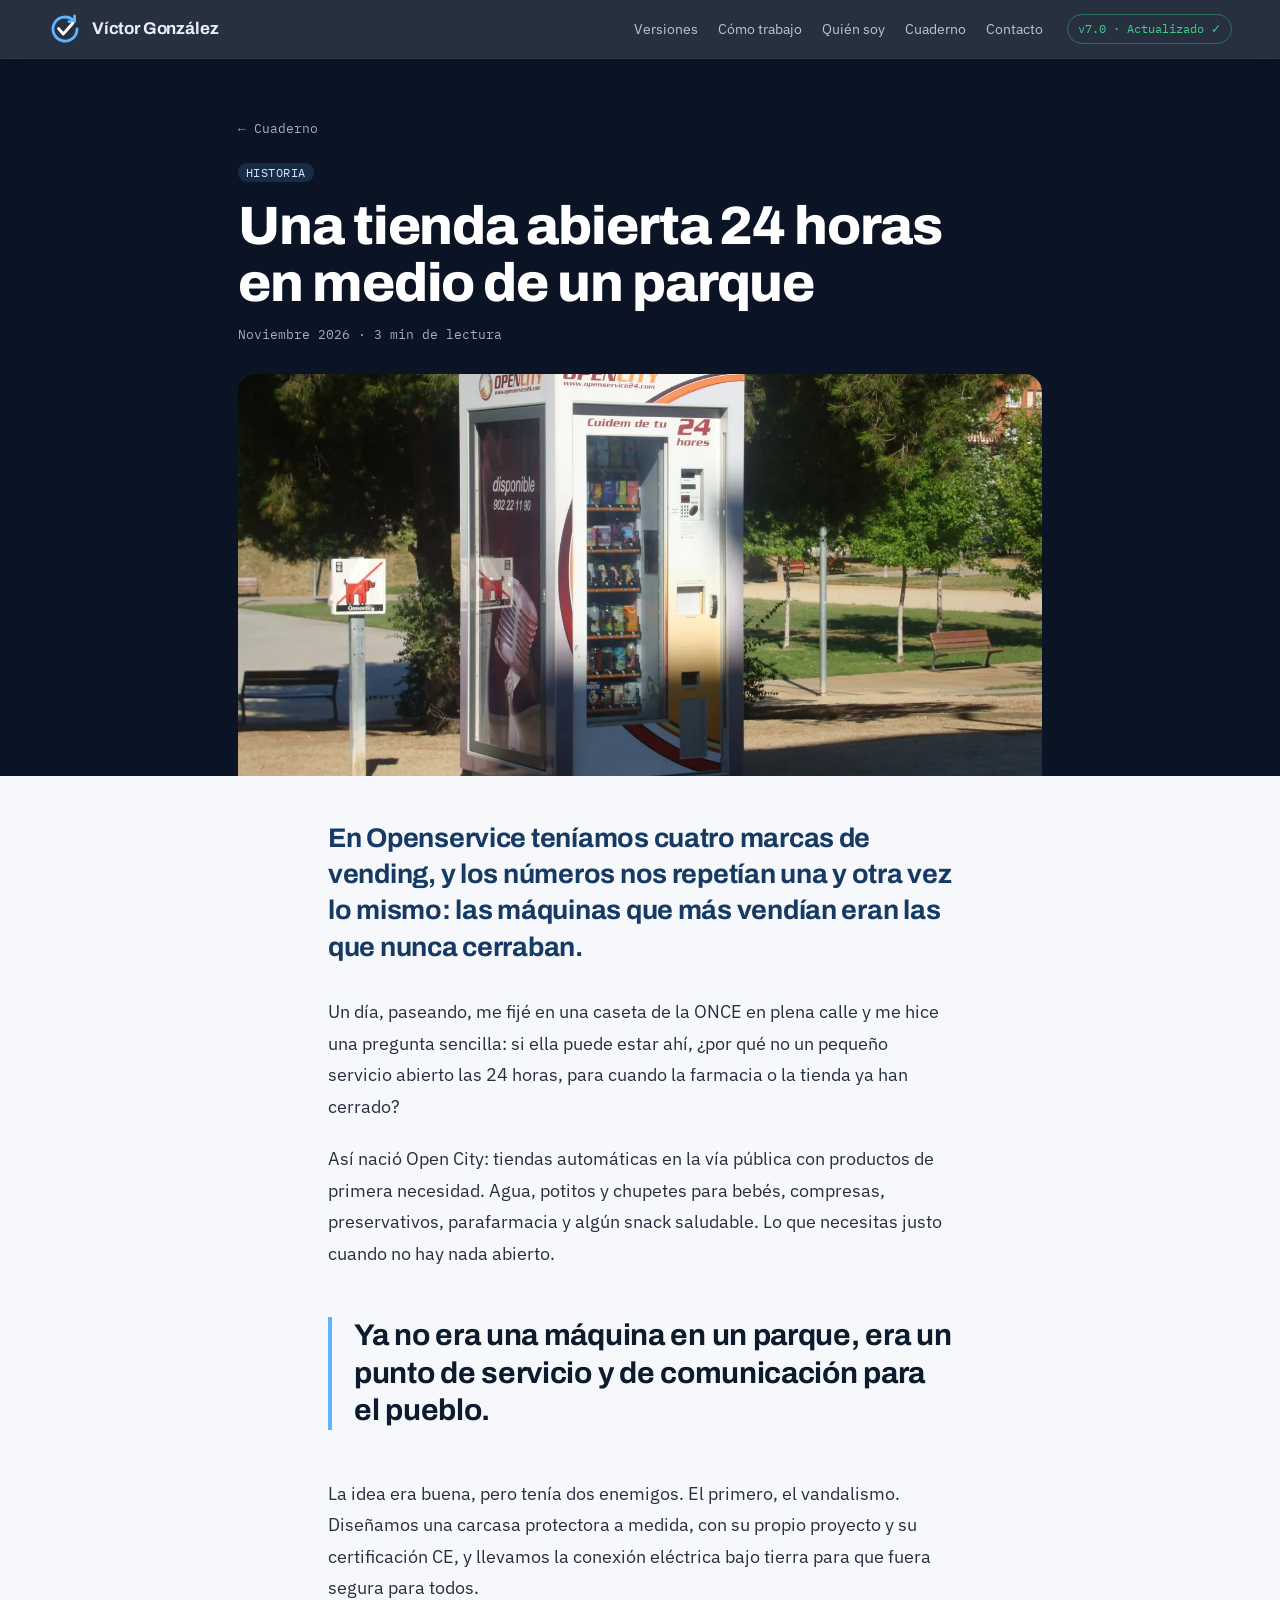
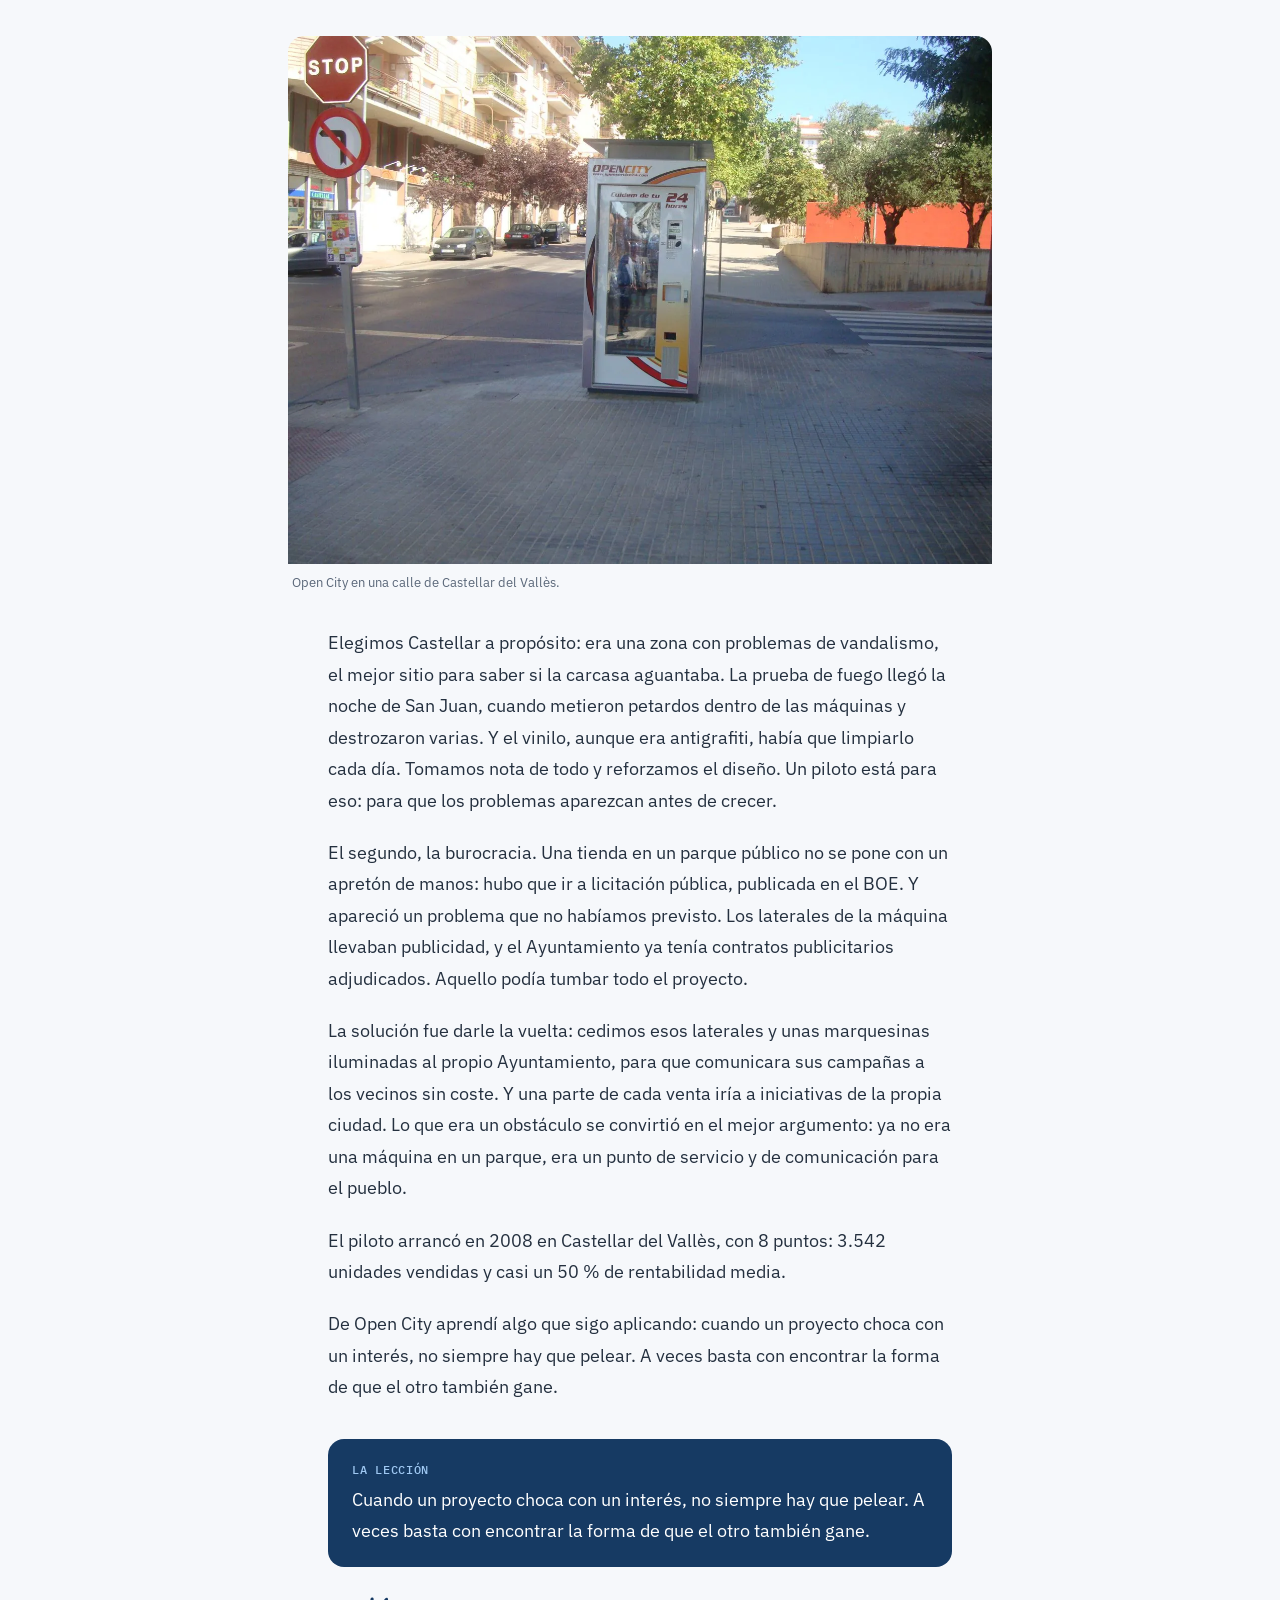
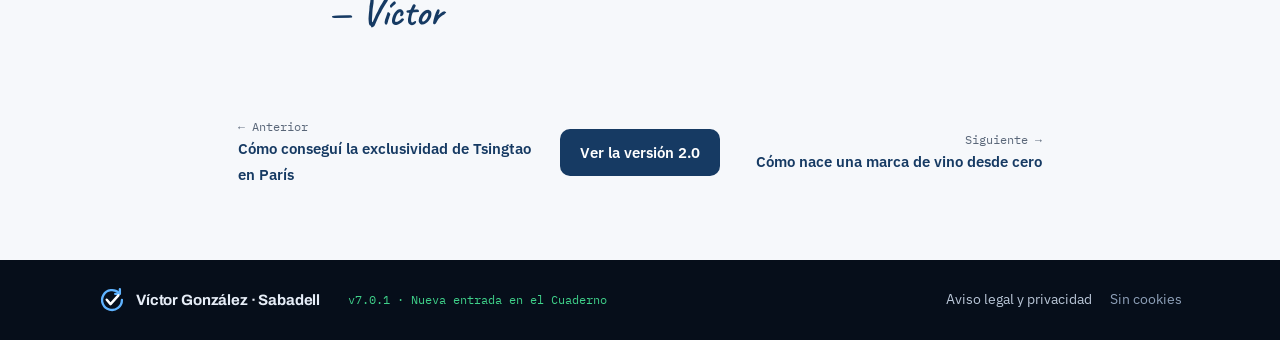
<file: cuaderno/open-city.html>
<!DOCTYPE html>
<html lang="es">
<head>
<meta charset="utf-8">
<meta name="viewport" content="width=device-width, initial-scale=1">
<meta http-equiv="Content-Security-Policy" content="default-src 'self'; img-src 'self' data:; style-src 'self' 'unsafe-inline'; font-src 'self'; script-src 'self'; connect-src 'none'; form-action 'none'; base-uri 'self'; object-src 'none'">
<meta name="referrer" content="strict-origin-when-cross-origin">
<meta name="robots" content="noindex, nofollow">
<title>Una tienda abierta 24 horas en medio de un parque · Cuaderno de Víctor González</title>
<meta name="description" content="Si una caseta de la ONCE puede estar en la calle, ¿por qué no un pequeño servicio abierto las 24 horas?">
<link rel="canonical" href="https://vicmangomar.github.io/cuaderno/open-city.html">
<link rel="icon" href="../favicon.svg" type="image/svg+xml">
<meta name="theme-color" content="#0a1424">
<meta property="og:type" content="article">
<meta property="og:locale" content="es_ES">
<meta property="og:site_name" content="Víctor González">
<meta property="og:title" content="Una tienda abierta 24 horas en medio de un parque · Cuaderno de Víctor González">
<meta property="og:description" content="Si una caseta de la ONCE puede estar en la calle, ¿por qué no un pequeño servicio abierto las 24 horas?">
<meta property="og:url" content="https://vicmangomar.github.io/cuaderno/open-city.html">
<meta property="og:image" content="https://vicmangomar.github.io/img/oc-parque.webp">
<meta name="twitter:card" content="summary_large_image">
<link rel="preload" href="../fonts/archivo-latin-800-normal.woff2" as="font" type="font/woff2" crossorigin>
<link rel="stylesheet" href="../css/site.css">
<script type="application/ld+json">{"@context": "https://schema.org", "@type": "BlogPosting", "headline": "Una tienda abierta 24 horas en medio de un parque", "datePublished": "2026-11-09", "author": {"@type": "Person", "name": "Víctor González", "url": "https://vicmangomar.github.io/"}, "inLanguage": "es", "mainEntityOfPage": "https://vicmangomar.github.io/cuaderno/open-city.html"}</script>
</head>
<body class="article" id="top">
<a class="skip" href="#main">Saltar al contenido</a>
<div class="prog" aria-hidden="true"><i id="prog"></i></div>
<nav class="nav" aria-label="Principal">
  <a class="brand" href="../index.html#inicio" aria-label="Víctor González, inicio"><svg viewBox="0 0 48 48" aria-hidden="true"><path d="M41 24a17 17 0 1 1-5-12" fill="none" stroke="#5fb3ff" stroke-width="4" stroke-linecap="round"/><path d="M37.5 5.5v8h-8" fill="none" stroke="#5fb3ff" stroke-width="4" stroke-linecap="round" stroke-linejoin="round"/><path d="M15 23.5l6.5 7.5L35 16" fill="none" stroke="#fff" stroke-width="4.2" stroke-linecap="round" stroke-linejoin="round"/></svg>Víctor González</a>
  <button class="burger" type="button" aria-expanded="false" aria-controls="menu">Menú</button>
  <ul id="menu">
    <li><a href="../index.html#versiones">Versiones</a></li>
    <li><a href="../index.html#metodo">Cómo trabajo</a></li>
    <li><a href="../index.html#sistema">Quién soy</a></li>
    <li><a href="../index.html#cuaderno">Cuaderno</a></li>
    <li><a href="../index.html#contacto">Contacto</a></li>
  </ul>
  <span class="chip">v7.0 · Actualizado ✓</span>
</nav>
<header class="art-head">
  <div class="wrap">
    <a class="back" href="../index.html#cuaderno">← Cuaderno</a>
    <p style="margin:18px 0 0"><span class="ptag">Historia</span></p>
    <h1>Una tienda abierta 24 horas en medio de un parque</h1>
    <p class="art-meta">Noviembre 2026 · 3 min de lectura</p>
    <figure class="cover"><img src="../img/oc-parque.webp" alt="Tienda automática Open City en un parque de Castellar del Vallès" width="1400" height="1050"></figure>
  </div>
</header>
<main id="main">
  <article class="art">
    <p class="lede">En Openservice teníamos cuatro marcas de vending, y los números nos repetían una y otra vez lo mismo: las máquinas que más vendían eran las que nunca cerraban.</p><p>Un día, paseando, me fijé en una caseta de la ONCE en plena calle y me hice una pregunta sencilla: si ella puede estar ahí, ¿por qué no un pequeño servicio abierto las 24 horas, para cuando la farmacia o la tienda ya han cerrado?</p><p>Así nació Open City: tiendas automáticas en la vía pública con productos de primera necesidad. Agua, potitos y chupetes para bebés, compresas, preservativos, parafarmacia y algún snack saludable. Lo que necesitas justo cuando no hay nada abierto.</p><blockquote>Ya no era una máquina en un parque, era un punto de servicio y de comunicación para el pueblo.</blockquote><p>La idea era buena, pero tenía dos enemigos. El primero, el vandalismo. Diseñamos una carcasa protectora a medida, con su propio proyecto y su certificación CE, y llevamos la conexión eléctrica bajo tierra para que fuera segura para todos.</p><figure><img src="../img/oc-calle.webp" alt="Open City en una calle de Castellar del Vallès." width="1400" height="1050" loading="lazy" decoding="async"><figcaption>Open City en una calle de Castellar del Vallès.</figcaption></figure><p>Elegimos Castellar a propósito: era una zona con problemas de vandalismo, el mejor sitio para saber si la carcasa aguantaba. La prueba de fuego llegó la noche de San Juan, cuando metieron petardos dentro de las máquinas y destrozaron varias. Y el vinilo, aunque era antigrafiti, había que limpiarlo cada día. Tomamos nota de todo y reforzamos el diseño. Un piloto está para eso: para que los problemas aparezcan antes de crecer.</p><p>El segundo, la burocracia. Una tienda en un parque público no se pone con un apretón de manos: hubo que ir a licitación pública, publicada en el BOE. Y apareció un problema que no habíamos previsto. Los laterales de la máquina llevaban publicidad, y el Ayuntamiento ya tenía contratos publicitarios adjudicados. Aquello podía tumbar todo el proyecto.</p><p>La solución fue darle la vuelta: cedimos esos laterales y unas marquesinas iluminadas al propio Ayuntamiento, para que comunicara sus campañas a los vecinos sin coste. Y una parte de cada venta iría a iniciativas de la propia ciudad. Lo que era un obstáculo se convirtió en el mejor argumento: ya no era una máquina en un parque, era un punto de servicio y de comunicación para el pueblo.</p><p>El piloto arrancó en 2008 en Castellar del Vallès, con 8 puntos: 3.542 unidades vendidas y casi un 50 % de rentabilidad media.</p><p>De Open City aprendí algo que sigo aplicando: cuando un proyecto choca con un interés, no siempre hay que pelear. A veces basta con encontrar la forma de que el otro también gane.</p>
    <div class="lesson"><b>La lección</b>Cuando un proyecto choca con un interés, no siempre hay que pelear. A veces basta con encontrar la forma de que el otro también gane.</div>
    <p class="sign">— Víctor</p>
  </article>
  <nav class="art-nav" aria-label="Más entradas">
    <div><a href="tsingtao-paris.html"><small>← Anterior</small>Cómo conseguí la exclusividad de Tsingtao en París</a></div>
    <a class="btn btn-n" href="../index.html#v2">Ver la versión 2.0</a>
    <div class="next"><a href="bella-pilar.html"><small>Siguiente →</small>Cómo nace una marca de vino desde cero</a></div>
  </nav>
</main>
<footer class="foot">
  <div class="wrap">
    <a class="brand" href="../index.html#inicio"><svg viewBox="0 0 48 48" aria-hidden="true"><path d="M41 24a17 17 0 1 1-5-12" fill="none" stroke="#5fb3ff" stroke-width="4" stroke-linecap="round"/><path d="M37.5 5.5v8h-8" fill="none" stroke="#5fb3ff" stroke-width="4" stroke-linecap="round" stroke-linejoin="round"/><path d="M15 23.5l6.5 7.5L35 16" fill="none" stroke="#fff" stroke-width="4.2" stroke-linecap="round" stroke-linejoin="round"/></svg>Víctor González · Sabadell</a>
    <span class="rel">v7.0.1 · Nueva entrada en el Cuaderno</span>
    <nav aria-label="Legal"><a href="../privacidad.html">Aviso legal y privacidad</a><span>Sin cookies</span></nav>
  </div>
</footer>
<script src="../js/site.js" defer></script>
</body>
</html>
</file>
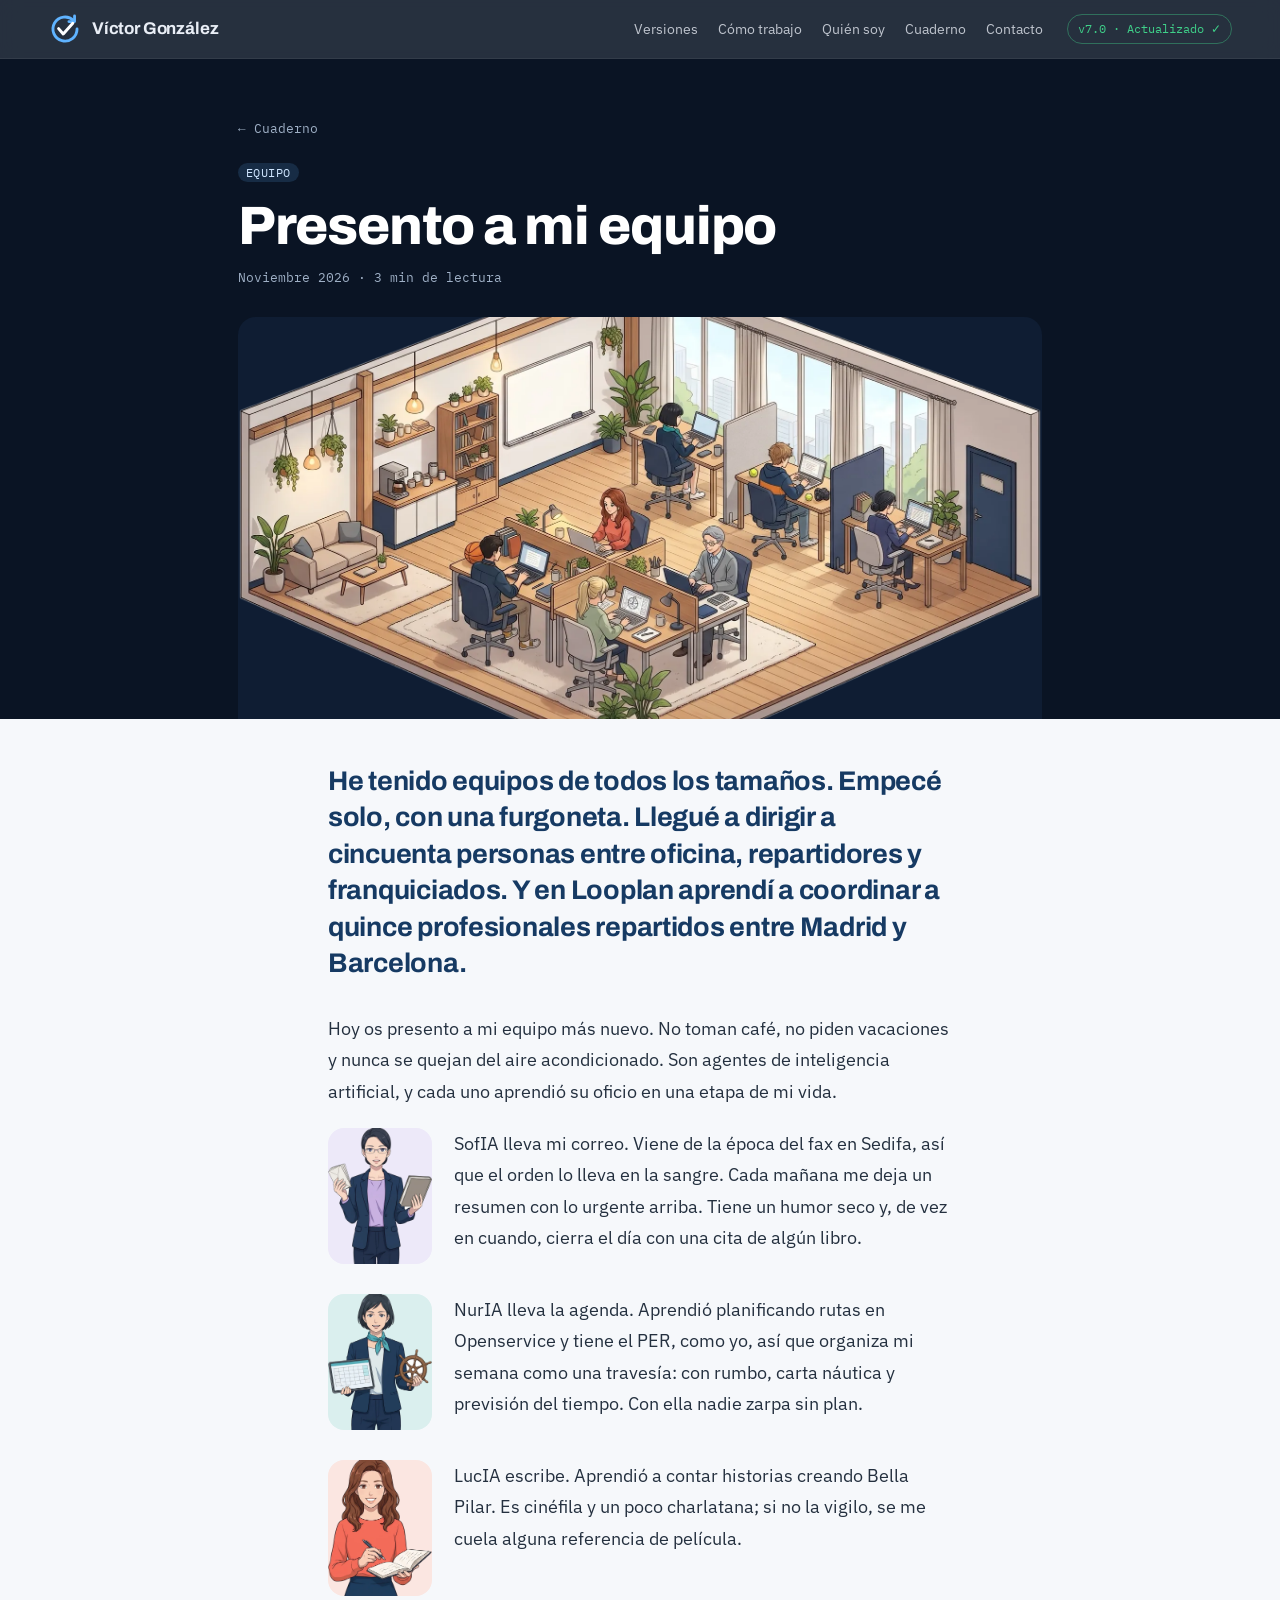
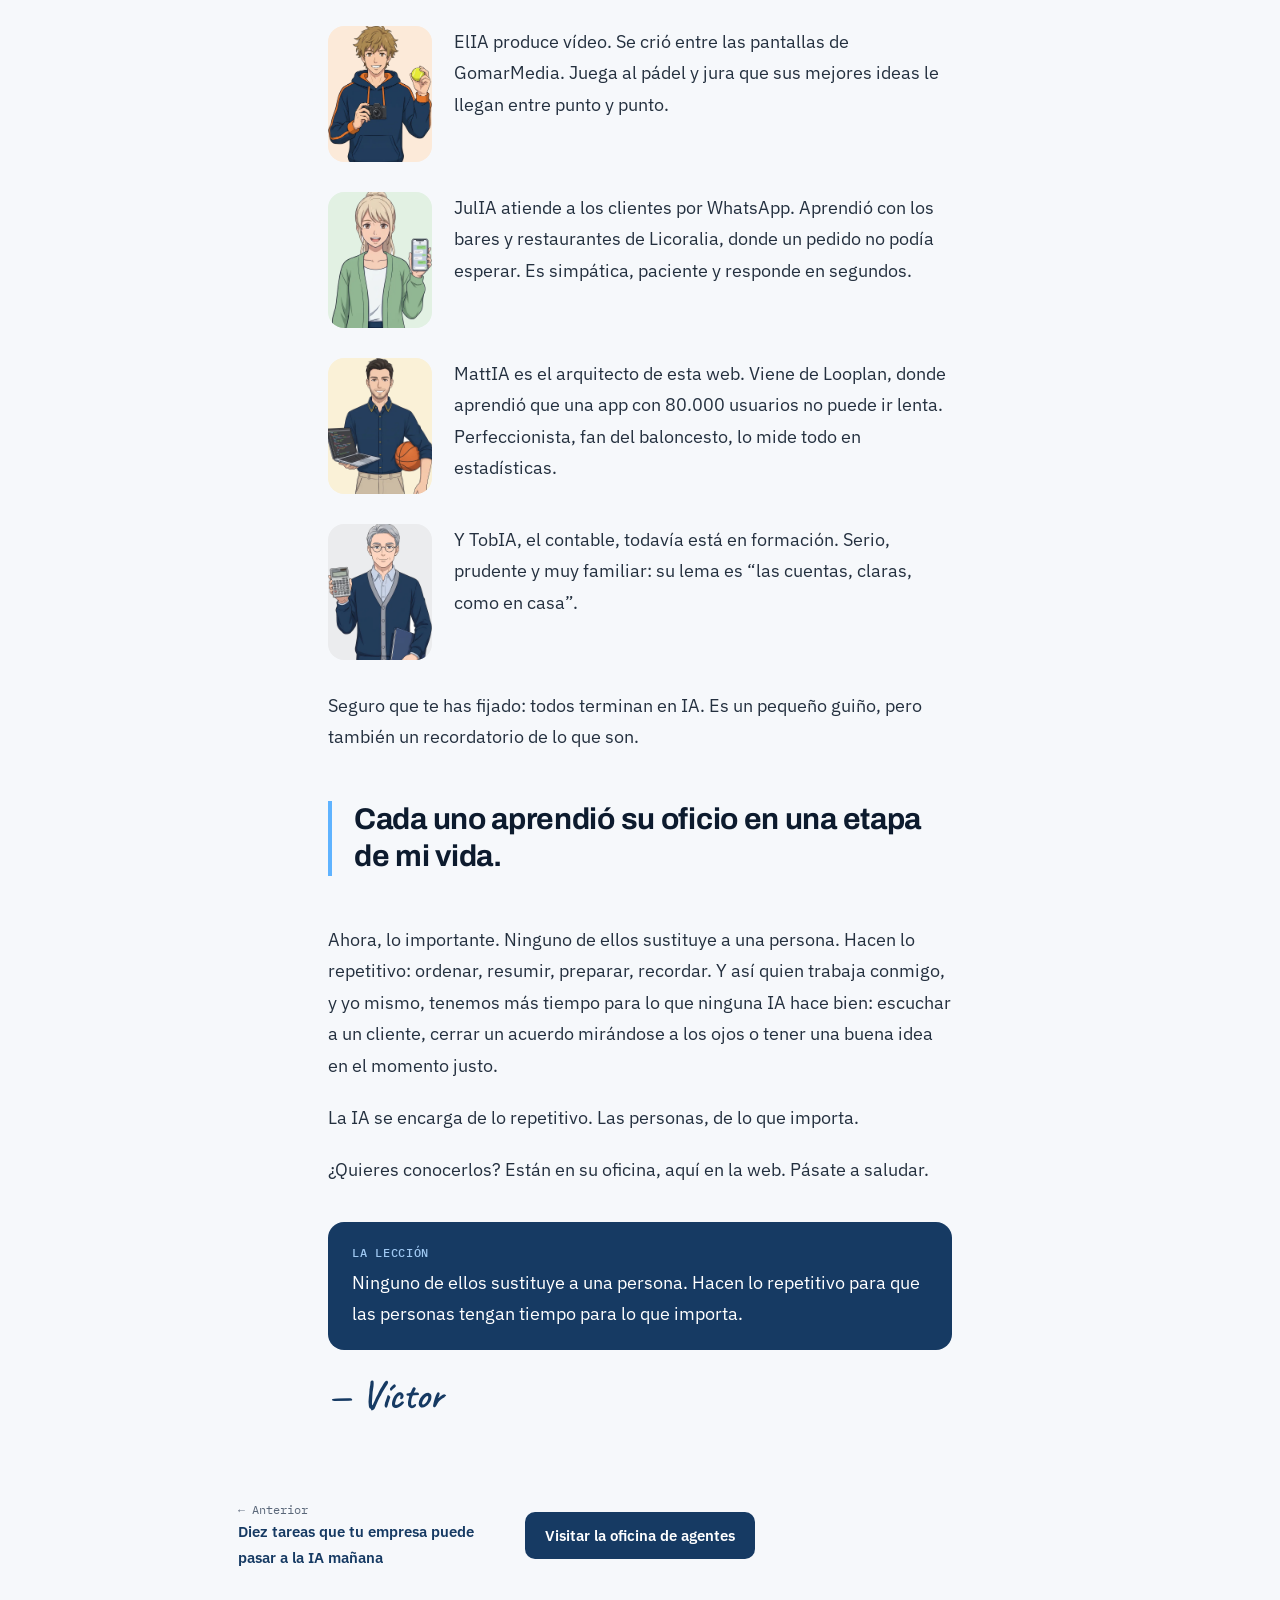
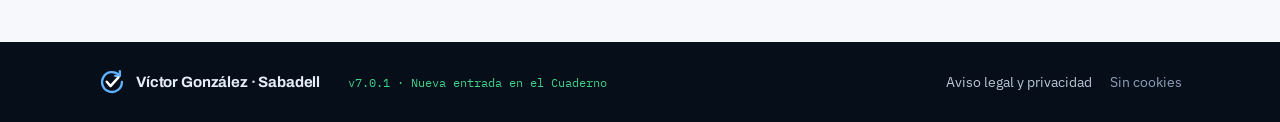
<file: cuaderno/presento-a-mi-equipo.html>
<!DOCTYPE html>
<html lang="es">
<head>
<meta charset="utf-8">
<meta name="viewport" content="width=device-width, initial-scale=1">
<meta http-equiv="Content-Security-Policy" content="default-src 'self'; img-src 'self' data:; style-src 'self' 'unsafe-inline'; font-src 'self'; script-src 'self'; connect-src 'none'; form-action 'none'; base-uri 'self'; object-src 'none'">
<meta name="referrer" content="strict-origin-when-cross-origin">
<meta name="robots" content="noindex, nofollow">
<title>Presento a mi equipo · Cuaderno de Víctor González</title>
<meta name="description" content="Hoy os presento a mi equipo más nuevo. Son agentes de inteligencia artificial, y cada uno aprendió su oficio en una etapa de mi vida.">
<link rel="canonical" href="https://vicmangomar.github.io/cuaderno/presento-a-mi-equipo.html">
<link rel="icon" href="../favicon.svg" type="image/svg+xml">
<meta name="theme-color" content="#0a1424">
<meta property="og:type" content="article">
<meta property="og:locale" content="es_ES">
<meta property="og:site_name" content="Víctor González">
<meta property="og:title" content="Presento a mi equipo · Cuaderno de Víctor González">
<meta property="og:description" content="Hoy os presento a mi equipo más nuevo. Son agentes de inteligencia artificial, y cada uno aprendió su oficio en una etapa de mi vida.">
<meta property="og:url" content="https://vicmangomar.github.io/cuaderno/presento-a-mi-equipo.html">
<meta property="og:image" content="https://vicmangomar.github.io/img/oficina-dia.webp">
<meta name="twitter:card" content="summary_large_image">
<link rel="preload" href="../fonts/archivo-latin-800-normal.woff2" as="font" type="font/woff2" crossorigin>
<link rel="stylesheet" href="../css/site.css">
<script type="application/ld+json">{"@context": "https://schema.org", "@type": "BlogPosting", "headline": "Presento a mi equipo", "datePublished": "2026-11-09", "author": {"@type": "Person", "name": "Víctor González", "url": "https://vicmangomar.github.io/"}, "inLanguage": "es", "mainEntityOfPage": "https://vicmangomar.github.io/cuaderno/presento-a-mi-equipo.html"}</script>
</head>
<body class="article" id="top">
<a class="skip" href="#main">Saltar al contenido</a>
<div class="prog" aria-hidden="true"><i id="prog"></i></div>
<nav class="nav" aria-label="Principal">
  <a class="brand" href="../index.html#inicio" aria-label="Víctor González, inicio"><svg viewBox="0 0 48 48" aria-hidden="true"><path d="M41 24a17 17 0 1 1-5-12" fill="none" stroke="#5fb3ff" stroke-width="4" stroke-linecap="round"/><path d="M37.5 5.5v8h-8" fill="none" stroke="#5fb3ff" stroke-width="4" stroke-linecap="round" stroke-linejoin="round"/><path d="M15 23.5l6.5 7.5L35 16" fill="none" stroke="#fff" stroke-width="4.2" stroke-linecap="round" stroke-linejoin="round"/></svg>Víctor González</a>
  <button class="burger" type="button" aria-expanded="false" aria-controls="menu">Menú</button>
  <ul id="menu">
    <li><a href="../index.html#versiones">Versiones</a></li>
    <li><a href="../index.html#metodo">Cómo trabajo</a></li>
    <li><a href="../index.html#sistema">Quién soy</a></li>
    <li><a href="../index.html#cuaderno">Cuaderno</a></li>
    <li><a href="../index.html#contacto">Contacto</a></li>
  </ul>
  <span class="chip">v7.0 · Actualizado ✓</span>
</nav>
<header class="art-head">
  <div class="wrap">
    <a class="back" href="../index.html#cuaderno">← Cuaderno</a>
    <p style="margin:18px 0 0"><span class="ptag">Equipo</span></p>
    <h1>Presento a mi equipo</h1>
    <p class="art-meta">Noviembre 2026 · 3 min de lectura</p>
    <figure class="cover"><img src="../img/oficina-dia.webp" alt="La oficina de los siete agentes de IA de Víctor"></figure>
  </div>
</header>
<main id="main">
  <article class="art">
    <p class="lede">He tenido equipos de todos los tamaños. Empecé solo, con una furgoneta. Llegué a dirigir a cincuenta personas entre oficina, repartidores y franquiciados. Y en Looplan aprendí a coordinar a quince profesionales repartidos entre Madrid y Barcelona.</p><p>Hoy os presento a mi equipo más nuevo. No toman café, no piden vacaciones y nunca se quejan del aire acondicionado. Son agentes de inteligencia artificial, y cada uno aprendió su oficio en una etapa de mi vida.</p><div class="agent-p" style="--c:#9B87E0"><img src="../img/sofia-4.webp" alt="SofIA" width="92" loading="lazy"><p>SofIA lleva mi correo. Viene de la época del fax en Sedifa, así que el orden lo lleva en la sangre. Cada mañana me deja un resumen con lo urgente arriba. Tiene un humor seco y, de vez en cuando, cierra el día con una cita de algún libro.</p></div><div class="agent-p" style="--c:#2FA8A0"><img src="../img/nuria-4.webp" alt="NurIA" width="92" loading="lazy"><p>NurIA lleva la agenda. Aprendió planificando rutas en Openservice y tiene el PER, como yo, así que organiza mi semana como una travesía: con rumbo, carta náutica y previsión del tiempo. Con ella nadie zarpa sin plan.</p></div><div class="agent-p" style="--c:#E9765A"><img src="../img/lucia-4.webp" alt="LucIA" width="92" loading="lazy"><p>LucIA escribe. Aprendió a contar historias creando Bella Pilar. Es cinéfila y un poco charlatana; si no la vigilo, se me cuela alguna referencia de película.</p></div><div class="agent-p" style="--c:#F08C2B"><img src="../img/elia-4.webp" alt="ElIA" width="92" loading="lazy"><p>ElIA produce vídeo. Se crió entre las pantallas de GomarMedia. Juega al pádel y jura que sus mejores ideas le llegan entre punto y punto.</p></div><div class="agent-p" style="--c:#5FAF62"><img src="../img/julia-4.webp" alt="JulIA" width="92" loading="lazy"><p>JulIA atiende a los clientes por WhatsApp. Aprendió con los bares y restaurantes de Licoralia, donde un pedido no podía esperar. Es simpática, paciente y responde en segundos.</p></div><div class="agent-p" style="--c:#E2B21E"><img src="../img/mattia-4.webp" alt="MattIA" width="92" loading="lazy"><p>MattIA es el arquitecto de esta web. Viene de Looplan, donde aprendió que una app con 80.000 usuarios no puede ir lenta. Perfeccionista, fan del baloncesto, lo mide todo en estadísticas.</p></div><div class="agent-p" style="--c:#8E97A3"><img src="../img/tobia-4.webp" alt="TobIA" width="92" loading="lazy"><p>Y TobIA, el contable, todavía está en formación. Serio, prudente y muy familiar: su lema es “las cuentas, claras, como en casa”.</p></div><p>Seguro que te has fijado: todos terminan en IA. Es un pequeño guiño, pero también un recordatorio de lo que son.</p><blockquote>Cada uno aprendió su oficio en una etapa de mi vida.</blockquote><p>Ahora, lo importante. Ninguno de ellos sustituye a una persona. Hacen lo repetitivo: ordenar, resumir, preparar, recordar. Y así quien trabaja conmigo, y yo mismo, tenemos más tiempo para lo que ninguna IA hace bien: escuchar a un cliente, cerrar un acuerdo mirándose a los ojos o tener una buena idea en el momento justo.</p><p>La IA se encarga de lo repetitivo. Las personas, de lo que importa.</p><p>¿Quieres conocerlos? Están en su oficina, aquí en la web. Pásate a saludar.</p>
    <div class="lesson"><b>La lección</b>Ninguno de ellos sustituye a una persona. Hacen lo repetitivo para que las personas tengan tiempo para lo que importa.</div>
    <p class="sign">— Víctor</p>
  </article>
  <nav class="art-nav" aria-label="Más entradas">
    <div><a href="diez-tareas-ia.html"><small>← Anterior</small>Diez tareas que tu empresa puede pasar a la IA mañana</a></div>
    <a class="btn btn-n" href="../index.html#oficina">Visitar la oficina de agentes</a>
    <div class="next"></div>
  </nav>
</main>
<footer class="foot">
  <div class="wrap">
    <a class="brand" href="../index.html#inicio"><svg viewBox="0 0 48 48" aria-hidden="true"><path d="M41 24a17 17 0 1 1-5-12" fill="none" stroke="#5fb3ff" stroke-width="4" stroke-linecap="round"/><path d="M37.5 5.5v8h-8" fill="none" stroke="#5fb3ff" stroke-width="4" stroke-linecap="round" stroke-linejoin="round"/><path d="M15 23.5l6.5 7.5L35 16" fill="none" stroke="#fff" stroke-width="4.2" stroke-linecap="round" stroke-linejoin="round"/></svg>Víctor González · Sabadell</a>
    <span class="rel">v7.0.1 · Nueva entrada en el Cuaderno</span>
    <nav aria-label="Legal"><a href="../privacidad.html">Aviso legal y privacidad</a><span>Sin cookies</span></nav>
  </div>
</footer>
<script src="../js/site.js" defer></script>
</body>
</html>
</file>
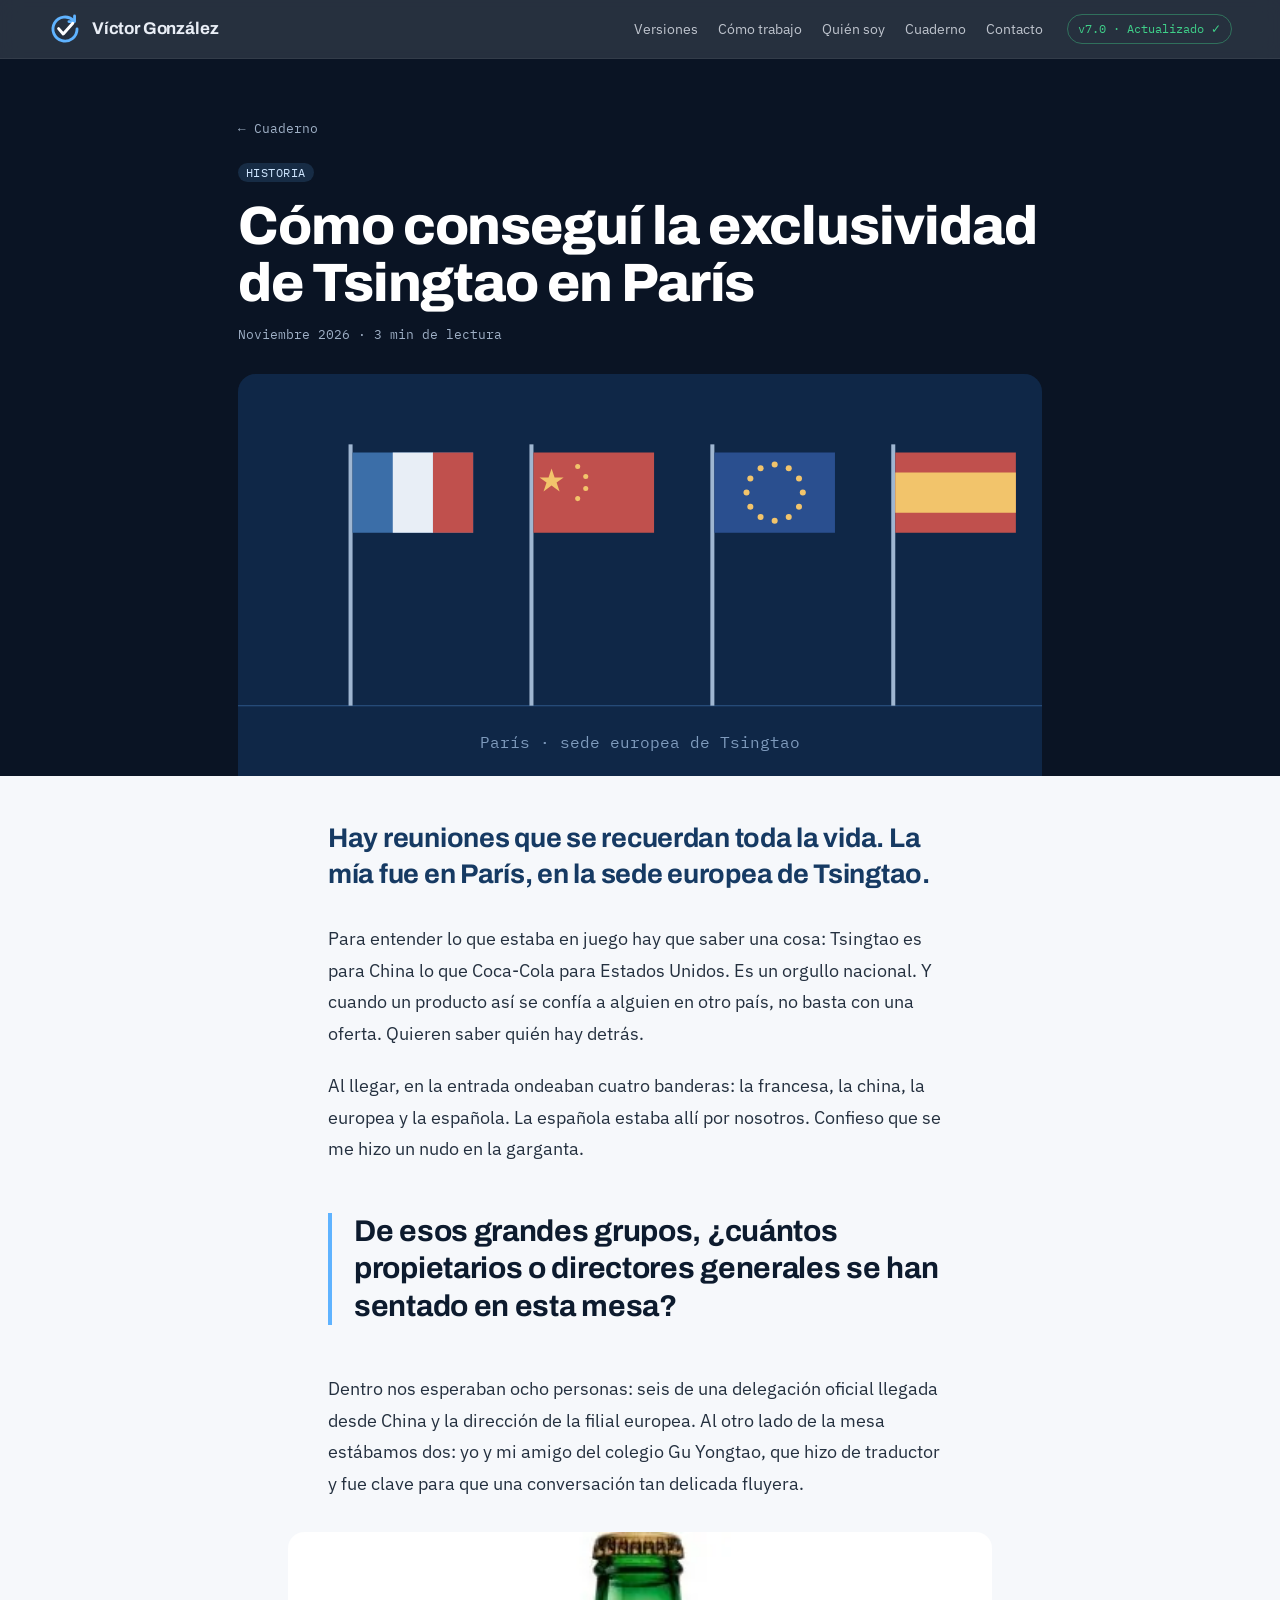
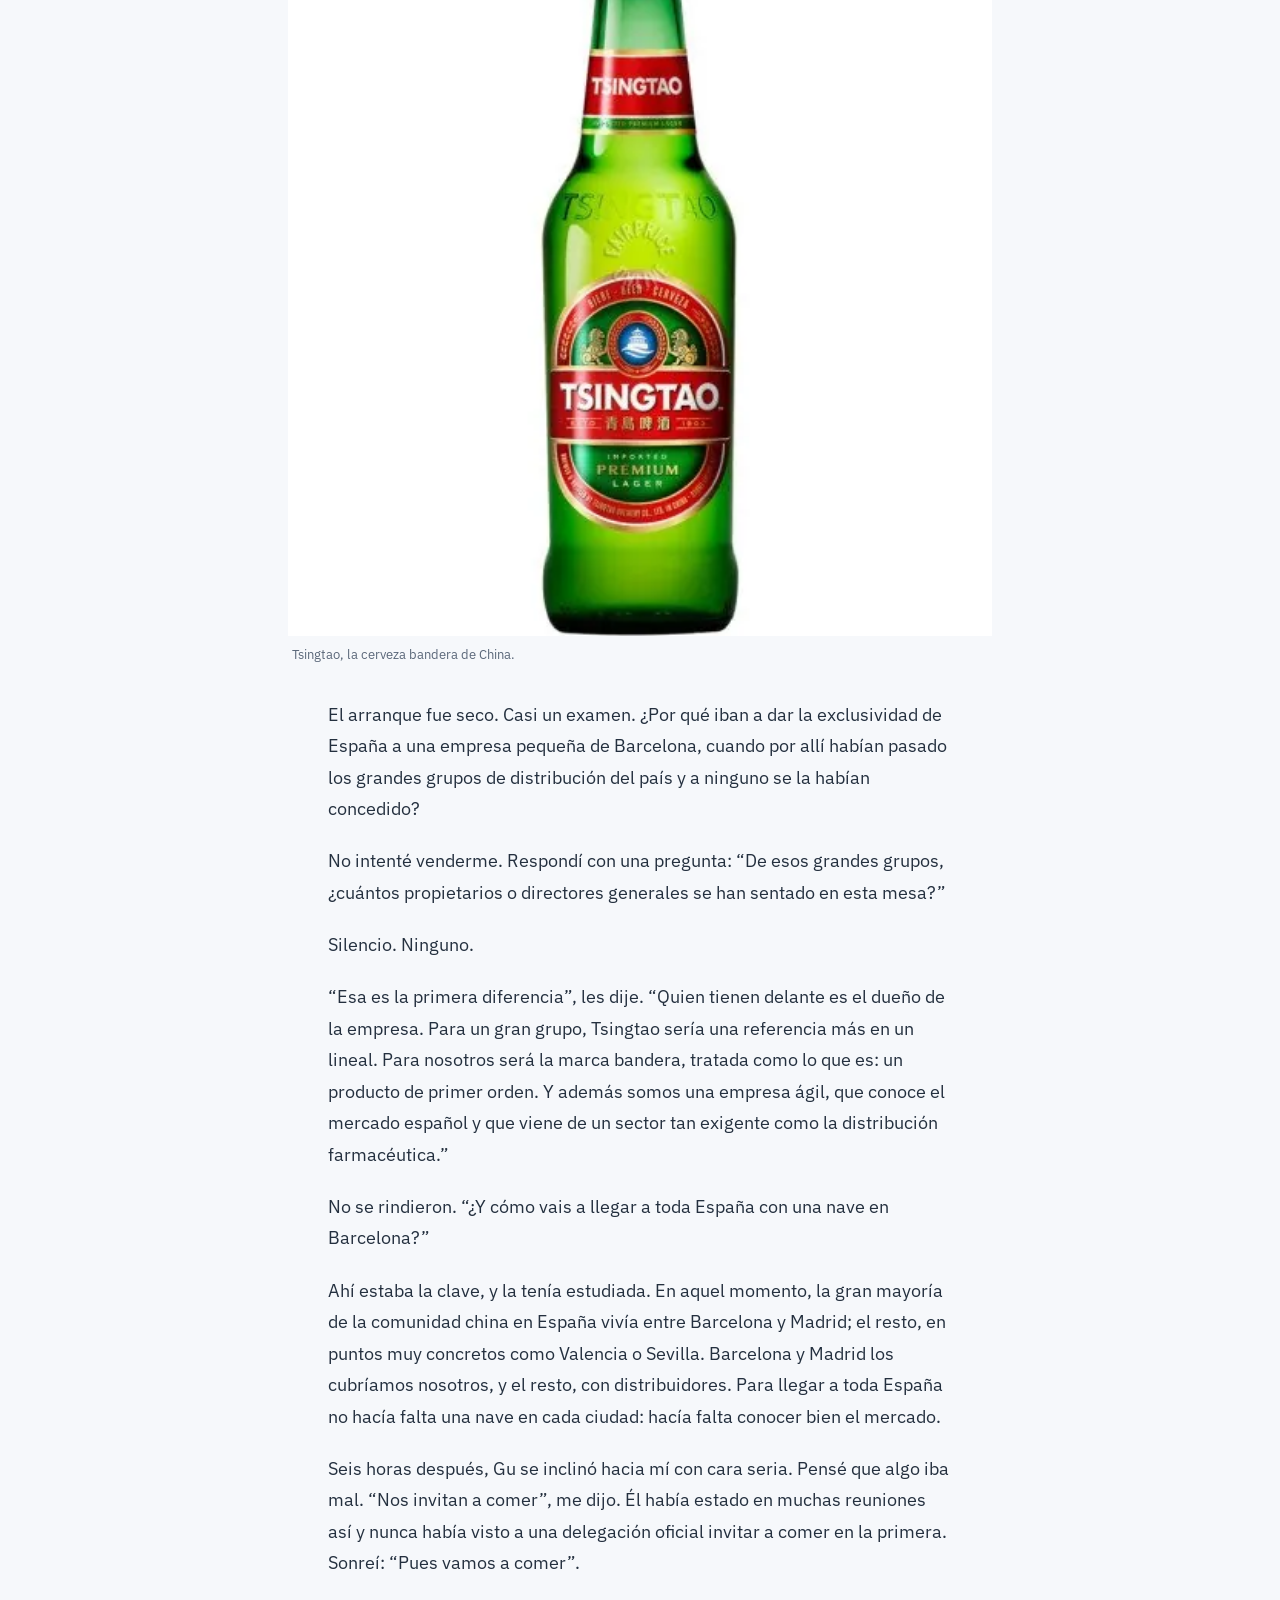
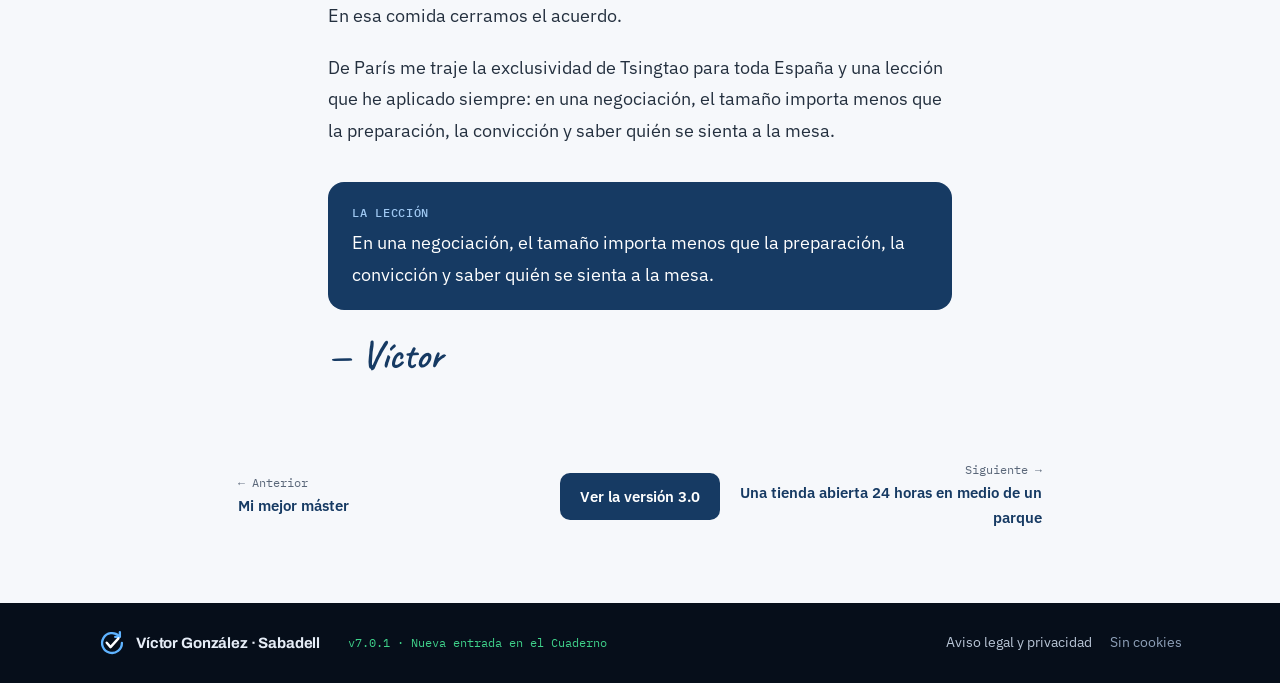
<file: cuaderno/tsingtao-paris.html>
<!DOCTYPE html>
<html lang="es">
<head>
<meta charset="utf-8">
<meta name="viewport" content="width=device-width, initial-scale=1">
<meta http-equiv="Content-Security-Policy" content="default-src 'self'; img-src 'self' data:; style-src 'self' 'unsafe-inline'; font-src 'self'; script-src 'self'; connect-src 'none'; form-action 'none'; base-uri 'self'; object-src 'none'">
<meta name="referrer" content="strict-origin-when-cross-origin">
<meta name="robots" content="noindex, nofollow">
<title>Cómo conseguí la exclusividad de Tsingtao en París · Cuaderno de Víctor González</title>
<meta name="description" content="Seis horas de negociación ante una delegación oficial llegada desde China. Y una pregunta que lo cambió todo.">
<link rel="canonical" href="https://vicmangomar.github.io/cuaderno/tsingtao-paris.html">
<link rel="icon" href="../favicon.svg" type="image/svg+xml">
<meta name="theme-color" content="#0a1424">
<meta property="og:type" content="article">
<meta property="og:locale" content="es_ES">
<meta property="og:site_name" content="Víctor González">
<meta property="og:title" content="Cómo conseguí la exclusividad de Tsingtao en París · Cuaderno de Víctor González">
<meta property="og:description" content="Seis horas de negociación ante una delegación oficial llegada desde China. Y una pregunta que lo cambió todo.">
<meta property="og:url" content="https://vicmangomar.github.io/cuaderno/tsingtao-paris.html">
<meta property="og:image" content="https://vicmangomar.github.io/img/og.jpg">
<meta name="twitter:card" content="summary_large_image">
<link rel="preload" href="../fonts/archivo-latin-800-normal.woff2" as="font" type="font/woff2" crossorigin>
<link rel="stylesheet" href="../css/site.css">
<script type="application/ld+json">{"@context": "https://schema.org", "@type": "BlogPosting", "headline": "Cómo conseguí la exclusividad de Tsingtao en París", "datePublished": "2026-11-09", "author": {"@type": "Person", "name": "Víctor González", "url": "https://vicmangomar.github.io/"}, "inLanguage": "es", "mainEntityOfPage": "https://vicmangomar.github.io/cuaderno/tsingtao-paris.html"}</script>
</head>
<body class="article" id="top">
<a class="skip" href="#main">Saltar al contenido</a>
<div class="prog" aria-hidden="true"><i id="prog"></i></div>
<nav class="nav" aria-label="Principal">
  <a class="brand" href="../index.html#inicio" aria-label="Víctor González, inicio"><svg viewBox="0 0 48 48" aria-hidden="true"><path d="M41 24a17 17 0 1 1-5-12" fill="none" stroke="#5fb3ff" stroke-width="4" stroke-linecap="round"/><path d="M37.5 5.5v8h-8" fill="none" stroke="#5fb3ff" stroke-width="4" stroke-linecap="round" stroke-linejoin="round"/><path d="M15 23.5l6.5 7.5L35 16" fill="none" stroke="#fff" stroke-width="4.2" stroke-linecap="round" stroke-linejoin="round"/></svg>Víctor González</a>
  <button class="burger" type="button" aria-expanded="false" aria-controls="menu">Menú</button>
  <ul id="menu">
    <li><a href="../index.html#versiones">Versiones</a></li>
    <li><a href="../index.html#metodo">Cómo trabajo</a></li>
    <li><a href="../index.html#sistema">Quién soy</a></li>
    <li><a href="../index.html#cuaderno">Cuaderno</a></li>
    <li><a href="../index.html#contacto">Contacto</a></li>
  </ul>
  <span class="chip">v7.0 · Actualizado ✓</span>
</nav>
<header class="art-head">
  <div class="wrap">
    <a class="back" href="../index.html#cuaderno">← Cuaderno</a>
    <p style="margin:18px 0 0"><span class="ptag">Historia</span></p>
    <h1>Cómo conseguí la exclusividad de Tsingtao en París</h1>
    <p class="art-meta">Noviembre 2026 · 3 min de lectura</p>
    <figure class="cover"><svg viewBox="0 0 800 400" role="img" aria-label="Las cuatro banderas de la entrada: Francia, China, Unión Europea y España"><rect width="800" height="400" fill="#0f2747"/><g fill="none" stroke="#2c5687" stroke-width="1"><path d="M0 330h800"/></g>
<g transform="translate(110 70)"><rect x="0" y="0" width="4" height="260" fill="#9fb6d1"/><path d="M4 8h120v80H4z" fill="#3b6ea8"/><path d="M44 8h40v80H44z" fill="#e8eef6"/><path d="M84 8h40v80H84z" fill="#c0504d"/></g>
<g transform="translate(290 70)"><rect x="0" y="0" width="4" height="260" fill="#9fb6d1"/><path d="M4 8h120v80H4z" fill="#c0504d"/><path d="M22 24l3 9h9l-7 5 3 9-8-6-8 6 3-9-7-5h9z" fill="#f2c46b"/><circle cx="48" cy="22" r="2.5" fill="#f2c46b"/><circle cx="56" cy="32" r="2.5" fill="#f2c46b"/><circle cx="56" cy="44" r="2.5" fill="#f2c46b"/><circle cx="48" cy="54" r="2.5" fill="#f2c46b"/></g>
<g transform="translate(470 70)"><rect x="0" y="0" width="4" height="260" fill="#9fb6d1"/><path d="M4 8h120v80H4z" fill="#2a4f8f"/><g fill="#f2c46b"><circle cx="92.0" cy="48.0" r="3"/><circle cx="88.2" cy="62.0" r="3"/><circle cx="78.0" cy="72.2" r="3"/><circle cx="64.0" cy="76.0" r="3"/><circle cx="50.0" cy="72.2" r="3"/><circle cx="39.8" cy="62.0" r="3"/><circle cx="36.0" cy="48.0" r="3"/><circle cx="39.8" cy="34.0" r="3"/><circle cx="50.0" cy="23.8" r="3"/><circle cx="64.0" cy="20.0" r="3"/><circle cx="78.0" cy="23.8" r="3"/><circle cx="88.2" cy="34.0" r="3"/></g></g>
<g transform="translate(650 70)"><rect x="0" y="0" width="4" height="260" fill="#9fb6d1"/><path d="M4 8h120v80H4z" fill="#c0504d"/><path d="M4 28h120v40H4z" fill="#f2c46b"/></g>
<text x="400" y="372" text-anchor="middle" fill="#7f9bbd" font-family="IBM Plex Mono,monospace" font-size="16">París · sede europea de Tsingtao</text></svg></figure>
  </div>
</header>
<main id="main">
  <article class="art">
    <p class="lede">Hay reuniones que se recuerdan toda la vida. La mía fue en París, en la sede europea de Tsingtao.</p><p>Para entender lo que estaba en juego hay que saber una cosa: Tsingtao es para China lo que Coca-Cola para Estados Unidos. Es un orgullo nacional. Y cuando un producto así se confía a alguien en otro país, no basta con una oferta. Quieren saber quién hay detrás.</p><p>Al llegar, en la entrada ondeaban cuatro banderas: la francesa, la china, la europea y la española. La española estaba allí por nosotros. Confieso que se me hizo un nudo en la garganta.</p><blockquote>De esos grandes grupos, ¿cuántos propietarios o directores generales se han sentado en esta mesa?</blockquote><p>Dentro nos esperaban ocho personas: seis de una delegación oficial llegada desde China y la dirección de la filial europea. Al otro lado de la mesa estábamos dos: yo y mi amigo del colegio Gu Yongtao, que hizo de traductor y fue clave para que una conversación tan delicada fluyera.</p><figure><img src="../img/tsingtao.webp" alt="Tsingtao, la cerveza bandera de China." width="458" height="458" loading="lazy" decoding="async"><figcaption>Tsingtao, la cerveza bandera de China.</figcaption></figure><p>El arranque fue seco. Casi un examen. ¿Por qué iban a dar la exclusividad de España a una empresa pequeña de Barcelona, cuando por allí habían pasado los grandes grupos de distribución del país y a ninguno se la habían concedido?</p><p>No intenté venderme. Respondí con una pregunta: “De esos grandes grupos, ¿cuántos propietarios o directores generales se han sentado en esta mesa?”</p><p>Silencio. Ninguno.</p><p>“Esa es la primera diferencia”, les dije. “Quien tienen delante es el dueño de la empresa. Para un gran grupo, Tsingtao sería una referencia más en un lineal. Para nosotros será la marca bandera, tratada como lo que es: un producto de primer orden. Y además somos una empresa ágil, que conoce el mercado español y que viene de un sector tan exigente como la distribución farmacéutica.”</p><p>No se rindieron. “¿Y cómo vais a llegar a toda España con una nave en Barcelona?”</p><p>Ahí estaba la clave, y la tenía estudiada. En aquel momento, la gran mayoría de la comunidad china en España vivía entre Barcelona y Madrid; el resto, en puntos muy concretos como Valencia o Sevilla. Barcelona y Madrid los cubríamos nosotros, y el resto, con distribuidores. Para llegar a toda España no hacía falta una nave en cada ciudad: hacía falta conocer bien el mercado.</p><p>Seis horas después, Gu se inclinó hacia mí con cara seria. Pensé que algo iba mal. “Nos invitan a comer”, me dijo. Él había estado en muchas reuniones así y nunca había visto a una delegación oficial invitar a comer en la primera. Sonreí: “Pues vamos a comer”.</p><p>En esa comida cerramos el acuerdo.</p><p>De París me traje la exclusividad de Tsingtao para toda España y una lección que he aplicado siempre: en una negociación, el tamaño importa menos que la preparación, la convicción y saber quién se sienta a la mesa.</p>
    <div class="lesson"><b>La lección</b>En una negociación, el tamaño importa menos que la preparación, la convicción y saber quién se sienta a la mesa.</div>
    <p class="sign">— Víctor</p>
  </article>
  <nav class="art-nav" aria-label="Más entradas">
    <div><a href="mi-mejor-master.html"><small>← Anterior</small>Mi mejor máster</a></div>
    <a class="btn btn-n" href="../index.html#v3">Ver la versión 3.0</a>
    <div class="next"><a href="open-city.html"><small>Siguiente →</small>Una tienda abierta 24 horas en medio de un parque</a></div>
  </nav>
</main>
<footer class="foot">
  <div class="wrap">
    <a class="brand" href="../index.html#inicio"><svg viewBox="0 0 48 48" aria-hidden="true"><path d="M41 24a17 17 0 1 1-5-12" fill="none" stroke="#5fb3ff" stroke-width="4" stroke-linecap="round"/><path d="M37.5 5.5v8h-8" fill="none" stroke="#5fb3ff" stroke-width="4" stroke-linecap="round" stroke-linejoin="round"/><path d="M15 23.5l6.5 7.5L35 16" fill="none" stroke="#fff" stroke-width="4.2" stroke-linecap="round" stroke-linejoin="round"/></svg>Víctor González · Sabadell</a>
    <span class="rel">v7.0.1 · Nueva entrada en el Cuaderno</span>
    <nav aria-label="Legal"><a href="../privacidad.html">Aviso legal y privacidad</a><span>Sin cookies</span></nav>
  </div>
</footer>
<script src="../js/site.js" defer></script>
</body>
</html>
</file>
<file: css/site.css>
/* Víctor González 7.0 — la trayectoria contada como versiones de un sistema */
@font-face{font-family:"Archivo";font-weight:500;font-display:swap;src:url(../fonts/archivo-latin-500-normal.woff2) format("woff2")}
@font-face{font-family:"Archivo";font-weight:700;font-display:swap;src:url(../fonts/archivo-latin-700-normal.woff2) format("woff2")}
@font-face{font-family:"Archivo";font-weight:800;font-display:swap;src:url(../fonts/archivo-latin-800-normal.woff2) format("woff2")}
@font-face{font-family:"IBM Plex Sans";font-weight:400;font-display:swap;src:url(../fonts/ibm-plex-sans-latin-400-normal.woff2) format("woff2")}
@font-face{font-family:"IBM Plex Sans";font-weight:500;font-display:swap;src:url(../fonts/ibm-plex-sans-latin-500-normal.woff2) format("woff2")}
@font-face{font-family:"IBM Plex Sans";font-weight:600;font-display:swap;src:url(../fonts/ibm-plex-sans-latin-600-normal.woff2) format("woff2")}
@font-face{font-family:"IBM Plex Mono";font-weight:400;font-display:swap;src:url(../fonts/ibm-plex-mono-latin-400-normal.woff2) format("woff2")}
@font-face{font-family:"IBM Plex Mono";font-weight:500;font-display:swap;src:url(../fonts/ibm-plex-mono-latin-500-normal.woff2) format("woff2")}
@font-face{font-family:"Caveat";font-weight:600;font-display:swap;src:url(../fonts/caveat-latin-600-normal.woff2) format("woff2")}

:root{
  --navy:#163a63; --ink:#0d1b2e; --night:#0a1424; --night2:#0f1d33; --paper:#f6f8fb; --line:#dfe5ee;
  --text:#1c2838; --muted:#5a6779; --scan:#5fb3ff; --ok:#3fd18a; --gold:#e3b04b;
  --f-display:"Archivo",system-ui,sans-serif; --f-body:"IBM Plex Sans",system-ui,sans-serif; --f-mono:"IBM Plex Mono",ui-monospace,monospace; --f-hand:"Caveat",cursive;
  --wrap:1180px; --pad:clamp(16px,4vw,48px);
  color-scheme:light;
}
*{box-sizing:border-box}
html{scroll-behavior:smooth;scroll-padding-top:70px}
@media (prefers-reduced-motion:reduce){html{scroll-behavior:auto}}
html,body{margin:0}
body{font-family:var(--f-body);color:var(--text);background:var(--paper);line-height:1.6;-webkit-font-smoothing:antialiased;overflow-x:hidden}
img{max-width:100%;height:auto}
a{color:inherit}
:focus-visible{outline:2px solid var(--scan);outline-offset:3px;border-radius:4px}
.sr{position:absolute;width:1px;height:1px;overflow:hidden;clip:rect(0 0 0 0);white-space:nowrap}
.skip{position:absolute;left:12px;top:-60px;z-index:50;background:#fff;color:var(--ink);padding:10px 14px;border-radius:8px;font-weight:600}
.skip:focus{top:12px}
.wrap{max-width:var(--wrap);margin:0 auto;padding:0 var(--pad)}
.sec{padding:96px 0 88px}
.eyebrow{font-family:var(--f-mono);font-size:12.5px;color:var(--navy);letter-spacing:.06em;text-transform:uppercase;margin:0 0 10px}
.h2{font-family:var(--f-display);font-size:clamp(30px,3.6vw,46px);line-height:1.08;letter-spacing:-.02em;color:var(--ink);margin:0 0 16px;text-wrap:balance;font-weight:800}
.sub{color:var(--muted);font-size:17px;max-width:60ch;margin:0}
.dark{background:var(--night);color:#e6edf7}
.dark .h2{color:#fff}.dark .eyebrow{color:var(--scan)}.dark .sub{color:#a9b8cc}

/* reveal */
.rv{opacity:1}
@media (prefers-reduced-motion:no-preference){
  .js .rv{opacity:0;transform:translateY(18px);transition:opacity .7s cubic-bezier(.2,.7,.2,1),transform .7s cubic-bezier(.2,.7,.2,1)}
  .js .rv.in{opacity:1;transform:none}
}

/* nav */
.nav{position:sticky;top:0;z-index:30;display:flex;align-items:center;gap:24px;padding:12px var(--pad);
  background:rgba(10,20,36,.88);backdrop-filter:blur(10px);-webkit-backdrop-filter:blur(10px);color:#e9eef6;border-bottom:1px solid rgba(255,255,255,.06)}
.brand{display:flex;align-items:center;gap:10px;text-decoration:none;font-family:var(--f-display);font-weight:700;letter-spacing:-.01em;font-size:17px}
.brand svg{width:34px;height:34px;flex:none}
.nav ul{display:flex;gap:20px;list-style:none;margin:0 0 0 auto;padding:0;font-size:14px}
.nav ul a{text-decoration:none;opacity:.78}.nav ul a:hover,.nav ul a[aria-current]{opacity:1}
.chip{font-family:var(--f-mono);font-size:12px;padding:4px 10px;border-radius:999px;border:1px solid rgba(63,209,138,.4);color:var(--ok);white-space:nowrap}
.burger{display:none;margin-left:auto;background:none;border:1px solid rgba(255,255,255,.2);color:#fff;border-radius:8px;padding:6px 10px;font:500 13px var(--f-body);cursor:pointer}
@media (max-width:900px){
  .nav ul{display:none;position:absolute;top:100%;left:0;right:0;flex-direction:column;gap:0;background:var(--night);padding:8px var(--pad) 16px;border-bottom:1px solid rgba(255,255,255,.08)}
  .nav ul.open{display:flex}.nav ul a{display:block;padding:10px 0}
  .burger{display:block}.chip{display:none}
}

/* progress 1.0 → 7.0 */
.prog{position:fixed;left:0;right:0;top:0;height:3px;z-index:40;pointer-events:none}
.prog i{display:block;height:100%;width:0;background:linear-gradient(90deg,var(--scan),var(--ok))}
.updating{position:fixed;top:70px;left:50%;transform:translate(-50%,-20px);z-index:35;font-family:var(--f-mono);font-size:12.5px;
  background:var(--night);color:#cfe6ff;border:1px solid rgba(95,179,255,.35);padding:8px 14px 10px;border-radius:10px;opacity:0;pointer-events:none;transition:opacity .25s,transform .25s;min-width:250px}
.updating.on{opacity:1;transform:translate(-50%,0)}
.updating b{color:var(--ok);font-weight:500}
.updating .bar{height:3px;background:rgba(255,255,255,.1);border-radius:3px;margin-top:6px;overflow:hidden}
.updating .bar i{display:block;height:100%;width:0;background:var(--scan)}
.updating.on .bar i{width:100%;transition:width .9s linear}

/* hero */
.hero{position:relative;background:var(--night);color:#eef3fa;overflow:hidden}
.hero::before{content:"";position:absolute;inset:0;background:radial-gradient(60% 70% at 78% 40%,rgba(95,179,255,.12),transparent 70%);pointer-events:none}
.hero-in{position:relative;max-width:var(--wrap);margin:0 auto;display:grid;grid-template-columns:1.25fr .75fr;align-items:end;gap:24px;padding:64px var(--pad) 0}
.boot{font-family:var(--f-mono);font-size:12.5px;color:#7f93ad;margin:0 0 18px;min-height:1.6em}
.boot b{color:var(--ok);font-weight:500}
.who{font-family:var(--f-mono);font-size:13px;color:#9fb0c6;letter-spacing:.02em;margin:0 0 22px}
.who b{color:#eef3fa;font-weight:500}
.hero h1{font-family:var(--f-display);font-weight:800;font-size:clamp(36px,4.8vw,62px);line-height:1.02;letter-spacing:-.025em;margin:0 0 20px;text-wrap:balance}
.hero h1 .l2{display:block;color:var(--scan)}
.lead{font-size:18px;max-width:38ch;color:#c6d2e2;margin:0 0 28px}
.cta{display:flex;gap:12px;flex-wrap:wrap;margin-bottom:22px}
.btn{display:inline-flex;align-items:center;gap:8px;padding:12px 20px;border-radius:10px;font-weight:600;text-decoration:none;font-size:15px;border:0;cursor:pointer;font-family:var(--f-body)}
.btn-p{background:var(--scan);color:var(--ink)}.btn-p:hover{background:#86c6ff}
.btn-g{border:1px solid rgba(255,255,255,.22);color:#eef3fa;background:none}.btn-g:hover{border-color:#fff}
.btn-n{background:var(--navy);color:#fff}.btn-n:hover{background:#1d4c80}
.down{font-family:var(--f-mono);font-size:12px;color:#7f93ad;margin:0 0 56px}
.photo{position:relative;align-self:end;justify-self:end;width:min(460px,100%);aspect-ratio:838/900}
.photo img{position:absolute;inset:0;width:100%;height:100%;object-fit:cover;display:block;-webkit-mask-image:linear-gradient(to bottom,#000 70%,transparent);mask-image:linear-gradient(to bottom,#000 70%,transparent)}
.photo::after{content:"";position:absolute;inset:0;background:linear-gradient(90deg,var(--night) 0,transparent 22%,transparent 80%,var(--night) 100%);pointer-events:none;z-index:2}
.photo .bw{filter:grayscale(1) contrast(1.05) brightness(.85)}
.scanline{position:absolute;left:-4%;right:-4%;height:3px;top:100%;background:var(--scan);box-shadow:0 0 18px 4px rgba(95,179,255,.55);opacity:0}
@media (prefers-reduced-motion:no-preference){
  .photo .col{animation:reveal 2.4s .5s cubic-bezier(.6,.05,.3,1) both}
  .scanline{animation:scan 2.4s .5s cubic-bezier(.6,.05,.3,1) both}
  .hero h1 .l2{animation:appear .6s 2.7s both}
}
@keyframes reveal{from{clip-path:inset(0 0 100% 0)}to{clip-path:inset(0 0 0 0)}}
@keyframes scan{0%{top:0;opacity:1}92%{opacity:1}100%{top:100%;opacity:0}}
@keyframes appear{from{opacity:0;transform:translateY(8px)}to{opacity:1;transform:none}}
.hero-foot{position:relative;border-top:1px solid rgba(255,255,255,.07)}
.changelog{max-width:var(--wrap);margin:0 auto;padding:16px var(--pad);display:flex;flex-wrap:wrap;gap:6px;font-family:var(--f-mono);font-size:12.5px;list-style:none}
.changelog a{display:block;white-space:nowrap;padding:6px 12px;border-radius:8px;color:#8ea0b8;background:rgba(255,255,255,.03);text-decoration:none;transition:background .2s,color .2s}
.changelog a:hover{background:rgba(255,255,255,.08);color:#fff}
.changelog b{color:#e6edf7;font-weight:500;margin-right:6px}
.changelog .now a{background:rgba(95,179,255,.12);color:#cfe6ff}.changelog .now b{color:var(--scan)}
@media (max-width:760px){.changelog{flex-wrap:nowrap;overflow-x:auto;scrollbar-width:none}}
@media (max-width:860px){.hero-in{grid-template-columns:1fr;padding-top:40px}.photo{justify-self:center;width:min(340px,88%);order:-1}.down{margin-bottom:28px}}

/* ¿Te suena? */
.suena{background:#fff}
.chat{max-width:720px;margin:36px auto 0;display:flex;flex-direction:column;gap:14px}
.msg{align-self:flex-start;max-width:88%;text-decoration:none;display:block;position:relative}
.msg:nth-child(even){align-self:flex-end}
.msg .b{display:block;background:#eef3f9;color:var(--ink);font-size:clamp(17px,2vw,21px);font-weight:500;padding:14px 20px;border-radius:20px 20px 20px 6px;border:1px solid transparent;transition:border-color .25s,background .25s}
.msg:nth-child(even) .b{border-radius:20px 20px 6px 20px}
.msg .to{display:block;font-family:var(--f-mono);font-size:12px;color:var(--c);margin:6px 8px 0;opacity:0;transform:translateY(-4px);transition:opacity .25s,transform .25s}
.msg:hover .b,.msg:focus-visible .b{border-color:var(--c);background:color-mix(in srgb,var(--c) 10%,#fff)}
.msg:hover .to,.msg:focus-visible .to{opacity:1;transform:none}
@media (hover:none){.msg .to{opacity:1;transform:none}}
.typing{align-self:flex-start;display:inline-flex;gap:4px;padding:14px 18px;background:#eef3f9;border-radius:18px}
.typing i{width:7px;height:7px;border-radius:50%;background:#9aa8ba;animation:dot 1s infinite}
.typing i:nth-child(2){animation-delay:.15s}.typing i:nth-child(3){animation-delay:.3s}
@keyframes dot{0%,100%{opacity:.3;transform:none}50%{opacity:1;transform:translateY(-3px)}}
.js .chat.wait .msg{display:none}
.chat .typing{display:none}.js .chat.wait .typing.show{display:inline-flex}
.closing{text-align:center;margin:40px 0 0;font-family:var(--f-display);font-size:24px;font-weight:700;color:var(--ink)}
.closing small{display:block;font-family:var(--f-hand);font-size:26px;color:var(--navy);font-weight:600;margin-top:4px}

/* versiones */
.versions{background:var(--paper)}
.ver{position:relative;padding:72px 0 64px;border-top:1px solid var(--line);--c:#5fb3ff}
.ver:first-of-type{border-top:0}
.ver-num{position:absolute;right:var(--pad);top:24px;font-family:var(--f-display);font-weight:800;font-size:clamp(120px,18vw,260px);line-height:.8;letter-spacing:-.05em;color:var(--navy);opacity:.06;pointer-events:none;user-select:none}
.ver-head{display:grid;grid-template-columns:1fr 1fr;gap:40px;align-items:center;position:relative}
.ver-logo{height:46px;width:auto;max-width:220px;object-fit:contain;object-position:left center;display:block;margin:0 0 16px}
.ver-meta{font-family:var(--f-mono);font-size:12.5px;color:var(--muted);margin:0 0 6px}
.ver-meta b{color:var(--c);font-weight:500;filter:brightness(.8)}
.ver h3{font-family:var(--f-display);font-size:clamp(28px,3vw,40px);line-height:1.05;letter-spacing:-.02em;color:var(--ink);margin:0 0 6px;font-weight:800}
.cargo{font-size:14px;color:var(--muted);margin:0 0 16px}
.tool{display:inline-flex;align-items:center;gap:8px;font-size:13.5px;font-weight:500;padding:6px 12px;border-radius:999px;background:color-mix(in srgb,var(--c) 16%,#fff);color:var(--ink);border:1px solid color-mix(in srgb,var(--c) 40%,#fff)}
.tool::before{content:"";width:8px;height:8px;border-radius:50%;background:var(--c)}
.ver-pic{margin:0;position:relative;border-radius:18px;overflow:hidden;aspect-ratio:4/3;background:#e9eef4;box-shadow:0 20px 50px rgba(13,27,46,.12)}
.ver-pic img{width:100%;height:100%;object-fit:cover;display:block}
.ver-pic figcaption{position:absolute;left:12px;bottom:12px;font-size:12px;background:rgba(10,20,36,.72);color:#fff;padding:4px 10px;border-radius:999px}
.notes{display:grid;grid-template-columns:1fr 1.25fr 1fr;gap:16px;margin-top:36px}
.note{background:#fff;border:1px solid var(--line);border-radius:16px;padding:20px 20px 18px}
.note h4{display:flex;align-items:center;gap:8px;font-family:var(--f-mono);font-weight:500;font-size:12.5px;text-transform:uppercase;letter-spacing:.06em;color:var(--muted);margin:0 0 10px}
.note h4 svg{width:18px;height:18px;color:var(--c);filter:brightness(.85)}
.note p,.note li{font-size:15px;margin:0}
.note ul{margin:0;padding-left:18px}.note li+li{margin-top:6px}
.note.res{background:var(--ink);color:#dfe8f3;border-color:var(--ink)}
.note.res h4{color:#8ea0b8}
.kpi{display:block;font-family:var(--f-display);font-weight:800;font-size:clamp(34px,3.6vw,46px);line-height:1;letter-spacing:-.02em;color:#fff;margin:4px 0 2px}
.kpi-l{display:block;font-size:13.5px;color:#a9b8cc;margin-bottom:12px}
.res .more-l{font-size:14px;color:#c6d2e2;border-top:1px solid rgba(255,255,255,.1);padding-top:10px;margin-top:4px}
.peek{position:relative;display:flex;align-items:flex-end;gap:10px;pointer-events:none;margin:18px 0 -70px;height:150px;overflow:hidden;flex-direction:row-reverse;padding-right:12px}
.peek img{width:110px;height:auto;align-self:flex-start;transform:translateY(60%) rotate(-4deg);opacity:0;transition:transform .7s cubic-bezier(.2,.8,.2,1.2),opacity .4s}
.peek .say{background:#fff;border:1px solid var(--line);box-shadow:0 10px 30px rgba(13,27,46,.12);padding:10px 14px;border-radius:14px 14px 4px 14px;font-size:13.5px;max-width:330px;margin-bottom:58px;opacity:0;transform:translateY(8px);transition:opacity .4s .5s,transform .4s .5s}
.peek .say b{color:var(--c);filter:brightness(.8)}
.ver.seen .peek img{transform:translateY(0) rotate(0);opacity:1}
.ver.seen .peek .say{opacity:1;transform:none}
.ver-side{position:relative}
.more{margin-top:18px}
.more>summary{list-style:none;cursor:pointer;display:inline-flex;align-items:center;gap:8px;font-weight:600;font-size:15px;color:var(--navy);padding:10px 16px;border-radius:10px;border:1px solid var(--line);background:#fff}
.more>summary::-webkit-details-marker{display:none}
.more>summary::after{content:"+";font-family:var(--f-mono);font-size:16px}
.more[open]>summary::after{content:"–"}
.more>summary:hover{border-color:var(--navy)}
.more-in{display:grid;grid-template-columns:1fr 1fr;gap:16px;margin-top:16px}
.gal{display:grid;grid-template-columns:repeat(4,1fr);gap:10px;margin:22px 0 0}
.gal figure{margin:0;border-radius:12px;overflow:hidden;background:#e9eef4;aspect-ratio:4/3;position:relative}
.gal img{width:100%;height:100%;object-fit:cover;display:block;transition:transform .5s}
.gal figure:hover img{transform:scale(1.03)}
.gal figcaption{position:absolute;left:8px;bottom:8px;right:8px;font-size:11.5px;color:#fff;background:rgba(10,20,36,.66);padding:3px 8px;border-radius:6px;width:fit-content}
.gal .contain img{object-fit:contain;background:#fff;padding:8px}
.story{background:#fff;border:1px solid var(--line);border-left:3px solid var(--c);border-radius:0 14px 14px 0;padding:18px 20px}
.story h5{font-family:var(--f-mono);font-size:12px;letter-spacing:.06em;text-transform:uppercase;color:var(--muted);margin:0 0 8px;font-weight:500}
.story p{margin:0 0 10px;font-size:15px}
.dl{display:flex;flex-direction:column;gap:8px;margin-top:16px}
.dl a{display:flex;align-items:center;gap:12px;padding:12px 14px;border-radius:12px;border:1px solid var(--line);background:#fff;text-decoration:none;font-size:14.5px;font-weight:500}
.dl a:hover{border-color:var(--navy)}
.dl svg{width:26px;height:26px;flex:none;color:#c0392b}
.dl small{display:block;font-weight:400;color:var(--muted);font-size:12.5px}
.link-arrow{display:inline-flex;gap:6px;align-items:center;font-weight:600;color:var(--navy);text-decoration:none;font-size:15px;margin-top:14px}
.link-arrow:hover{text-decoration:underline}
.more-list{margin:14px 0 0;padding-left:18px;font-size:14.5px;color:#334155}.more-list li+li{margin-top:5px}
@media (max-width:900px){.ver-head,.more-in{grid-template-columns:1fr}.notes{grid-template-columns:1fr}.ver-pic{order:-1}.peek img{width:90px}.peek .say{margin-bottom:40px}}

/* 7.0 método */
.metodo{background:#fff}
.vicman{display:grid;grid-template-columns:repeat(6,1fr);gap:10px;margin:36px 0 16px}
.vk{position:relative;border:1px solid var(--line);border-radius:16px;padding:18px 16px 16px;background:var(--paper);cursor:default;transition:background .3s,border-color .3s,transform .3s;min-height:210px;outline:none}
.vk .L{display:block;font-family:var(--f-display);font-weight:800;font-size:clamp(46px,5vw,72px);line-height:.9;color:var(--navy);letter-spacing:-.03em}
.vk .L::after{content:".";color:var(--scan)}
.vk h4{font-family:var(--f-display);font-size:18px;margin:10px 0 6px;color:var(--ink)}
.vk p{font-size:14px;margin:0;color:var(--muted)}
.vk:hover,.vk:focus-visible{background:var(--navy);border-color:var(--navy);transform:translateY(-4px)}
.vk:hover .L,.vk:focus-visible .L,.vk:hover h4,.vk:focus-visible h4{color:#fff}.vk:hover p,.vk:focus-visible p{color:#c6d2e2}
.vk:hover .L::after,.vk:focus-visible .L::after{color:var(--ok)}
@media (max-width:980px){.vicman{grid-template-columns:repeat(3,1fr)}}
@media (max-width:560px){.vicman{grid-template-columns:repeat(2,1fr)}.vk{min-height:0}}
.metodo-foot{display:grid;grid-template-columns:.9fr 1.1fr;gap:36px;align-items:center;margin-top:44px}
.metodo-foot figure{margin:0;border-radius:18px;overflow:hidden;aspect-ratio:3/2}
.metodo-foot img{width:100%;height:100%;object-fit:cover;display:block}
.quote{font-family:var(--f-display);font-size:clamp(22px,2.4vw,30px);line-height:1.2;color:var(--ink);font-weight:700;letter-spacing:-.01em;margin:0 0 14px}
.quote span{color:var(--navy)}
@media (max-width:860px){.metodo-foot{grid-template-columns:1fr}}

/* oficina */
.intro{display:grid;grid-template-columns:1.2fr .8fr;gap:40px;align-items:end;margin-bottom:24px}
.intro p{margin:0;color:var(--muted);font-size:17px;max-width:60ch}
.rule{font-size:14.5px;color:var(--navy);background:#e9f0f8;border-left:3px solid var(--navy);padding:12px 16px;border-radius:0 8px 8px 0}
@media (max-width:860px){.intro{grid-template-columns:1fr;gap:16px}}
.how{display:grid;grid-template-columns:repeat(3,1fr);gap:12px;margin:0 0 24px;padding:0;list-style:none;counter-reset:s}
.how li{counter-increment:s;background:#fff;border:1px solid var(--line);border-radius:14px;padding:14px 16px;font-size:14.5px;color:#334155}
.how li::before{content:"0" counter(s);display:block;font-family:var(--f-mono);font-size:12px;color:var(--navy);margin-bottom:4px}
.how li strong{color:var(--ink)}
@media (max-width:760px){.how{grid-template-columns:1fr}}
.stage{position:relative;border-radius:22px;overflow:hidden;background:linear-gradient(#eef3f8,#f8fafc);border:1px solid var(--line);transition:background .8s}
.stage.is-night{background:linear-gradient(#0b1626,#13233a)}
.toolbar{position:absolute;top:16px;left:16px;right:16px;display:flex;justify-content:space-between;align-items:center;gap:12px;z-index:4;pointer-events:none}
.clock{font-family:var(--f-mono);font-size:12.5px;padding:7px 12px;border-radius:999px;background:rgba(255,255,255,.85);color:var(--ink);border:1px solid var(--line)}
.is-night .clock{background:rgba(10,20,36,.7);color:#d7e3f3;border-color:rgba(255,255,255,.1)}
.toggle{pointer-events:auto;display:flex;padding:4px;border-radius:999px;background:rgba(255,255,255,.9);border:1px solid var(--line)}
.is-night .toggle{background:rgba(10,20,36,.7);border-color:rgba(255,255,255,.12)}
.toggle button{font:600 13px var(--f-body);border:0;background:none;padding:7px 14px;border-radius:999px;cursor:pointer;color:var(--muted)}
.toggle button[aria-pressed="true"]{background:var(--navy);color:#fff}
.is-night .toggle button{color:#9fb0c6}.is-night .toggle button[aria-pressed="true"]{background:#f2c46b;color:#1b1406}
.scroller{overflow-x:auto;scrollbar-width:thin}
.scene{position:relative;min-width:760px;padding:56px 2% 2%}
.sc-in{position:relative}
.scene img{display:block;width:100%;height:auto}
.scene .sc-night{position:absolute;left:0;top:0;width:100%;opacity:0;transition:opacity 1.1s ease}
.is-night .scene .sc-night{opacity:1}
.spot{position:absolute;transform:translate(-50%,-50%);width:9%;aspect-ratio:1/1.15;border:0;background:none;padding:0;cursor:pointer;border-radius:40%}
.spot .pill{position:absolute;left:50%;bottom:100%;transform:translate(-50%,-4px);display:flex;align-items:center;gap:5px;white-space:nowrap;font:700 12.5px var(--f-display);color:var(--ink);background:rgba(255,255,255,.94);border:1px solid color-mix(in srgb,var(--c) 45%,#fff);padding:4px 10px 4px 8px;border-radius:999px;box-shadow:0 4px 14px rgba(13,27,46,.14);transition:transform .25s,box-shadow .25s}
.spot .pill b{color:var(--c);font-weight:700;margin-left:-4px}
.spot .pill small{display:none;font:500 11.5px var(--f-body);color:var(--muted);margin-left:4px}
.spot .live{width:7px;height:7px;border-radius:50%;background:#3fd18a}
.spot .ring{position:absolute;inset:0;border-radius:50%;background:radial-gradient(closest-side,color-mix(in srgb,var(--c) 45%,transparent),transparent);opacity:0;transform:scale(.9);transition:opacity .25s,transform .25s}
.spot:hover .ring,.spot:focus-visible .ring,.spot.on .ring{opacity:.9;transform:scale(1)}
.spot:hover .pill,.spot:focus-visible .pill,.spot.on .pill{transform:translate(-50%,-8px);box-shadow:0 8px 22px rgba(13,27,46,.22)}
.spot:hover .pill small,.spot:focus-visible .pill small,.spot.on .pill small{display:inline}
.spot:focus{outline:none}
.is-night .spot .pill{background:rgba(10,20,36,.86);color:#eef3fa;border-color:color-mix(in srgb,var(--c) 60%,#0a1424)}
.is-night .spot .pill small{color:#9fb0c6}
@media (prefers-reduced-motion:no-preference){.spot .live{animation:live 2.4s ease-out infinite}.spot:nth-of-type(2n) .live{animation-delay:-.8s}.spot:nth-of-type(3n) .live{animation-delay:-1.6s}}
@keyframes live{0%{box-shadow:0 0 0 0 rgba(63,209,138,.55)}70%,100%{box-shadow:0 0 0 7px rgba(63,209,138,0)}}
.hint{font-size:13px;color:var(--muted);text-align:center;margin:12px 0 0}
@media (min-width:860px){.hint{display:none}}
.card{position:absolute;right:16px;bottom:16px;width:min(390px,calc(100% - 32px));background:#fff;border-radius:18px;border:1px solid var(--line);box-shadow:0 18px 50px rgba(13,27,46,.22);display:grid;grid-template-columns:120px 1fr;overflow:hidden;z-index:5}
.card[hidden]{display:none}
.card .pic{background:color-mix(in srgb,var(--c) 22%,#fff);display:flex;align-items:flex-end;justify-content:center}
.card .pic img{width:100%;height:200px;object-fit:cover;object-position:50% 0}
.card .body{padding:16px 18px 16px 16px;position:relative}
.card h3{margin:0;font-family:var(--f-display);font-size:24px;letter-spacing:-.01em;color:var(--ink)}
.card h3 span{color:var(--c)}
.card .role{font-family:var(--f-mono);font-size:12px;color:var(--muted);margin:2px 0 10px}
.card p{margin:0 0 10px;font-size:14px;line-height:1.5;color:#334155}
.card .tags{display:flex;flex-wrap:wrap;gap:6px;margin:0;padding:0;list-style:none}
.card .tags li{font-size:12px;padding:3px 9px;border-radius:999px;background:color-mix(in srgb,var(--c) 14%,#fff);color:#1c2838}
.card .era{font-family:var(--f-mono);font-size:11.5px;color:var(--navy);margin-top:10px}
.card .era a{color:var(--navy)}
.card .x{position:absolute;top:8px;right:8px;width:30px;height:30px;border:0;border-radius:8px;background:none;font-size:20px;line-height:1;cursor:pointer;color:var(--muted)}
.card .x:hover{background:#f1f4f8}
@media (max-width:620px){.card{position:relative;right:auto;bottom:auto;width:auto;margin:0 12px 12px;grid-template-columns:96px 1fr}.card .pic img{height:180px}}
.team{display:grid;grid-template-columns:repeat(7,1fr);gap:10px;margin-top:20px}
.team button{display:flex;flex-direction:column;align-items:center;gap:6px;padding:10px 6px;border-radius:12px;border:1px solid var(--line);background:#fff;cursor:pointer;font:600 13px var(--f-display);color:var(--ink)}
.team button:hover{border-color:var(--c)}
.team img{width:54px;height:54px;border-radius:50%;object-fit:cover;object-position:50% 0;background:color-mix(in srgb,var(--c) 18%,#fff)}
.team span span{color:var(--c)}
.team small{font:400 11.5px var(--f-body);color:var(--muted)}
@media (max-width:860px){.team{grid-template-columns:repeat(4,1fr)}}
.bridge{text-align:center;font-family:var(--f-display);font-weight:700;font-size:clamp(20px,2.2vw,26px);color:var(--ink);margin:40px auto 0;max-width:30ch;text-wrap:balance}

/* sistema operativo */
.os{background:var(--night);color:#e6edf7;position:relative;overflow:hidden}
.os::before{content:"";position:absolute;inset:0;background:radial-gradient(50% 60% at 15% 20%,rgba(95,179,255,.10),transparent 70%)}
.os-top{position:relative;display:grid;grid-template-columns:auto 1fr;gap:36px;align-items:center}
.avatar{width:170px;height:170px;border-radius:50%;object-fit:cover;object-position:50% 20%;border:3px solid rgba(95,179,255,.5);box-shadow:0 0 0 8px rgba(95,179,255,.08)}
.term{position:relative;margin-top:36px;background:#060e1a;border:1px solid rgba(255,255,255,.08);border-radius:16px;padding:22px 24px;font-family:var(--f-mono)}
.term .k{color:#7f93ad;font-size:12.5px;display:block;margin-bottom:4px}
.term .v{display:block;font-family:var(--f-display);color:#fff;font-size:clamp(20px,2.4vw,30px);font-weight:700;line-height:1.2;margin-bottom:18px;min-height:1.2em}
.term .v:last-child{margin-bottom:0}
.term .caret::after{content:"▍";color:var(--scan);animation:blink 1s steps(1) infinite;margin-left:2px}
@keyframes blink{50%{opacity:0}}
.values{position:relative;display:grid;grid-template-columns:repeat(4,1fr);gap:12px;margin-top:20px}
.val{background:rgba(255,255,255,.04);border:1px solid rgba(255,255,255,.08);border-radius:16px;padding:18px}

.val h4{font-family:var(--f-display);font-size:18px;margin:10px 0 6px;color:#fff}
.val p{margin:0;font-size:14px;color:#a9b8cc}
.hobbies{position:relative;margin-top:44px;border-top:1px solid rgba(255,255,255,.08);padding-top:28px}
.hobbies h3{font-family:var(--f-mono);font-weight:500;font-size:12.5px;letter-spacing:.06em;text-transform:uppercase;color:#7f93ad;margin:0 0 16px}
.hob{display:flex;flex-wrap:wrap;gap:10px;list-style:none;margin:0;padding:0}
.hob li{display:flex;align-items:center;gap:8px;padding:8px 14px;border-radius:999px;background:rgba(255,255,255,.05);border:1px solid rgba(255,255,255,.08);font-size:14px;color:#dfe8f3}

.family{margin:22px 0 0;font-family:var(--f-hand);font-size:30px;color:#fff}
.family a{font-family:var(--f-body);font-size:15px;color:var(--scan);margin-left:12px;text-decoration:none;font-weight:600}
.family a:hover{text-decoration:underline}
@media (max-width:860px){.values{grid-template-columns:1fr 1fr}.os-top{grid-template-columns:1fr}.avatar{width:120px;height:120px}}

/* código fuente */
.code{background:#fff}
.mods{display:grid;grid-template-columns:repeat(3,1fr);gap:12px;margin-top:32px}
.mod{border:1px solid var(--line);border-radius:16px;padding:18px;background:var(--paper);display:flex;flex-direction:column;gap:6px}
.mod.big{grid-column:span 1;background:#fff;border-color:var(--navy);box-shadow:0 12px 30px rgba(22,58,99,.10)}
.mod .badge{width:46px;height:46px;border-radius:12px;background:var(--navy);color:#fff;display:grid;place-items:center;font-family:var(--f-display);font-weight:800;font-size:15px;letter-spacing:-.02em}
.mod h4{font-family:var(--f-display);font-size:18px;margin:6px 0 0;color:var(--ink);line-height:1.2}
.mod p{margin:0;font-size:14px;color:var(--muted)}
.inst{margin-top:auto;padding-top:10px;font-family:var(--f-mono);font-size:11.5px;color:var(--muted)}
.inst i{display:block;height:5px;border-radius:5px;background:#e3e9f1;margin-top:5px;overflow:hidden}
.inst i::before{content:"";display:block;height:100%;width:100%;background:var(--navy)}
.mod.new{border-color:var(--ok)}.mod.new .badge{background:#0f7a4a}
.mod.new .inst i::before{background:var(--ok)}
.tag-new{align-self:flex-start;font-family:var(--f-mono);font-size:11.5px;color:#0b6b40;background:#dff6ea;padding:2px 8px;border-radius:999px}
.tag-hi{align-self:flex-start;font-family:var(--f-mono);font-size:11.5px;color:var(--navy);background:#e6eef8;padding:2px 8px;border-radius:999px}
.code-foot{margin:28px 0 0;font-size:17px;color:var(--ink)}
.code-foot a{color:var(--navy);font-weight:600}
@media (max-width:860px){.mods{grid-template-columns:1fr 1fr}}
@media (max-width:520px){.mods{grid-template-columns:1fr}}

/* dónde he estado */
.where{background:var(--paper)}
.counter{display:flex;gap:28px;flex-wrap:wrap;margin:22px 0 0}
.counter div{font-family:var(--f-display);font-weight:800;font-size:clamp(36px,4vw,52px);line-height:1;color:var(--navy)}
.counter small{display:block;font:500 14px var(--f-body);color:var(--muted);margin-top:4px}
.map{position:relative;margin-top:28px;background:#fff;border:1px solid var(--line);border-radius:22px;padding:14px;overflow:hidden}
.map svg{display:block;width:100%;height:auto}
.land{fill:#dbe6f3}
.pt{cursor:pointer;outline:none}
.pt circle.c{stroke:#fff;stroke-width:1.5}
.pt.f circle.c{fill:var(--navy)}.pt.p circle.c{fill:var(--gold)}
.pt circle.h{fill:transparent}
.pt.p circle.pulse{fill:var(--gold)}.pt.f circle.pulse{fill:var(--navy)}
@media (prefers-reduced-motion:no-preference){.pt circle.pulse{transform-box:fill-box;transform-origin:center;animation:pp 2.8s ease-out infinite;opacity:.4}}
@keyframes pp{0%{transform:scale(1);opacity:.45}100%{transform:scale(3.2);opacity:0}}
.pt:hover circle.c,.pt:focus-visible circle.c{stroke:var(--ink);stroke-width:2}
.legend{display:flex;gap:18px;flex-wrap:wrap;font-size:13px;color:var(--muted);margin:10px 6px 2px;padding:0;list-style:none}
.legend i{display:inline-block;width:10px;height:10px;border-radius:50%;margin-right:6px;vertical-align:middle}
.tip{position:absolute;z-index:4;min-width:220px;max-width:280px;background:var(--ink);color:#e6edf7;border-radius:12px;padding:12px 14px;font-size:13.5px;box-shadow:0 14px 36px rgba(13,27,46,.3);pointer-events:auto;transform:translate(-50%,calc(-100% - 14px))}
.tip[hidden]{display:none}
.tip b{display:block;font-family:var(--f-display);font-size:16px;color:#fff}
.tip span{display:block;color:#a9b8cc}
.tip a{color:var(--scan);font-weight:600;text-decoration:none;display:inline-block;margin-top:6px}
.tip a:hover{text-decoration:underline}
.lists{display:grid;grid-template-columns:1fr 1fr;gap:16px;margin-top:16px}
.lists details{background:#fff;border:1px solid var(--line);border-radius:14px;padding:12px 16px}
.lists summary{cursor:pointer;font-weight:600;font-size:15px}
.lists ul{margin:10px 0 2px;padding-left:18px;font-size:14px;color:#334155}
.lists a{color:var(--navy)}
@media (max-width:760px){.lists{grid-template-columns:1fr}}
.awards{margin-top:44px}
.awards h3{font-family:var(--f-display);font-size:22px;color:var(--ink);margin:0 0 4px}
.shelf{display:grid;grid-template-columns:repeat(3,1fr);gap:12px;margin-top:16px}
.aw{display:flex;gap:14px;align-items:flex-start;background:#fff;border:1px solid var(--line);border-radius:16px;padding:16px;text-decoration:none;transition:border-color .2s,transform .2s}
a.aw:hover{border-color:var(--navy);transform:translateY(-2px)}
.medal{flex:none;width:44px;height:44px;border-radius:50%;display:grid;place-items:center;font-family:var(--f-display);font-weight:800;font-size:13px;color:#4a3405;background:radial-gradient(circle at 35% 30%,#ffe7a3,#d9a53a 70%);box-shadow:inset 0 0 0 3px rgba(255,255,255,.35)}
.medal.silver{background:radial-gradient(circle at 35% 30%,#fbfdff,#a8b4c4 70%);color:#2c3a4d}
.medal.navy{background:radial-gradient(circle at 35% 30%,#3a6ea8,var(--navy) 70%);color:#fff}
.aw b{display:block;font-family:var(--f-display);font-size:16px;color:var(--ink);line-height:1.2}
.aw-t span{display:block;font-size:13.5px;color:var(--muted);margin-top:4px}
.aw em{font-style:normal;font-family:var(--f-mono);font-size:11.5px;color:var(--navy)}
@media (max-width:860px){.shelf{grid-template-columns:1fr}}

/* cuaderno */
.notebook{background:#fff}
.posts{display:grid;grid-template-columns:repeat(3,1fr);gap:18px;margin-top:32px}
.post{display:flex;flex-direction:column;border:1px solid var(--line);border-radius:18px;overflow:hidden;text-decoration:none;background:#fff;transition:transform .25s,box-shadow .25s}
.post:hover{transform:translateY(-4px);box-shadow:0 18px 40px rgba(13,27,46,.12)}
.post .im{aspect-ratio:16/10;overflow:hidden;background:#e9eef4}
.post .im img,.post .im svg{width:100%;height:100%;object-fit:cover;display:block}
.post .tx{padding:16px 18px 18px;display:flex;flex-direction:column;gap:6px;flex:1}
.ptag{align-self:flex-start;font-family:var(--f-mono);font-size:11.5px;letter-spacing:.04em;text-transform:uppercase;color:var(--navy);background:#e6eef8;padding:2px 8px;border-radius:999px}
.post h3{font-family:var(--f-display);font-size:20px;line-height:1.2;margin:4px 0 0;color:var(--ink)}
.post .m{margin-top:auto;font-family:var(--f-mono);font-size:12px;color:var(--muted)}
.post.feat{grid-column:span 2;flex-direction:row}
.post.feat .im{flex:1.2;aspect-ratio:auto;min-height:280px}
.post.feat .tx{flex:1;padding:24px}
.post.feat h3{font-size:28px}
.post.feat .ex{color:var(--muted);font-size:15px;margin:4px 0 0}
@media (max-width:900px){.posts{grid-template-columns:1fr 1fr}.post.feat{grid-column:span 2}}
@media (max-width:600px){.posts{grid-template-columns:1fr}.post.feat{grid-column:auto;flex-direction:column}.post.feat .im{min-height:200px}}

/* contacto */
.contact{background:var(--night);color:#e6edf7;position:relative;overflow:hidden}
.contact::before{content:"";position:absolute;inset:0;background:radial-gradient(50% 60% at 85% 80%,rgba(95,179,255,.12),transparent 70%)}
.contact .wrap{position:relative;display:grid;grid-template-columns:.9fr 1.1fr;gap:48px;align-items:start}
.form{position:relative;background:#fff;color:var(--text);border-radius:20px;padding:26px;box-shadow:0 30px 70px rgba(0,0,0,.35)}
.form label{display:block;font-size:13.5px;font-weight:600;color:var(--ink);margin:0 0 6px}
.form input,.form select,.form textarea{width:100%;font:15px var(--f-body);color:var(--ink);padding:11px 13px;border:1px solid #cdd6e2;border-radius:10px;background:#fbfcfe;margin-bottom:14px}
.form textarea{min-height:120px;resize:vertical}
.form input:focus,.form select:focus,.form textarea:focus{outline:none;border-color:var(--navy);box-shadow:0 0 0 3px rgba(22,58,99,.12)}
.row2{display:grid;grid-template-columns:1fr 1fr;gap:12px}
.chk{display:flex!important;gap:10px;align-items:flex-start;font-weight:400!important;font-size:13.5px!important;color:var(--muted)!important}
.chk input{width:auto;margin:3px 0 0}
.chk a{color:var(--navy)}
.hp{position:absolute;left:-9999px;width:1px;height:1px;overflow:hidden}
.form .btn{width:100%;justify-content:center;margin-top:6px}
.form-note{font-size:12.5px;color:var(--muted);margin:10px 0 0;text-align:center}
.peeker{position:absolute;right:-18px;top:-60px;width:90px;transform:translateY(40px) rotate(8deg);opacity:0;transition:transform .5s cubic-bezier(.2,.8,.2,1.2),opacity .4s;pointer-events:none}
.form.is-typing .peeker{transform:translateY(0) rotate(6deg);opacity:1}
.pop{position:fixed;right:20px;bottom:20px;z-index:60;display:flex;align-items:flex-end;gap:10px;transform:translateY(120%);transition:transform .6s cubic-bezier(.2,.8,.2,1.1)}
.pop.on{transform:none}
.pop img{width:130px}
.pop .say{background:#fff;color:var(--ink);border-radius:16px 16px 4px 16px;padding:14px 16px;font-size:15px;max-width:280px;box-shadow:0 18px 40px rgba(0,0,0,.25);margin-bottom:80px}
.pop .say b{display:block;font-family:var(--f-display);margin-bottom:2px}
@media (max-width:860px){.contact .wrap{grid-template-columns:1fr}.row2{grid-template-columns:1fr}.peeker{display:none}.pop img{width:96px}.pop .say{margin-bottom:56px}}

/* footer */
.foot{background:#060e1a;color:#8ea0b8;font-size:13.5px}
.foot .wrap{display:flex;flex-wrap:wrap;gap:14px 28px;align-items:center;padding-top:26px;padding-bottom:26px}
.foot .brand{color:#e6edf7;font-size:15px}
.foot .brand svg{width:28px;height:28px}
.foot .rel{font-family:var(--f-mono);font-size:12px;color:var(--ok)}
.foot nav{margin-left:auto;display:flex;gap:18px}
.foot a{color:#b9c6d7;text-decoration:none}.foot a:hover{color:#fff}

/* secret */
.parade{position:fixed;inset:auto 0 0 0;z-index:70;display:flex;justify-content:center;gap:0;pointer-events:none;transform:translateY(110%);transition:transform .7s cubic-bezier(.2,.8,.2,1.1)}
.parade.on{transform:none}
.parade img{width:clamp(70px,11vw,150px);margin:0 -6px}
.parade-msg{position:fixed;left:50%;bottom:min(28vw,250px);transform:translateX(-50%);z-index:71;background:var(--ink);color:#fff;font-family:var(--f-display);font-weight:700;padding:10px 18px;border-radius:999px;opacity:0;transition:opacity .4s .4s;pointer-events:none;white-space:nowrap}
.parade.on+.parade-msg{opacity:1}

/* article (cuaderno) */
.art-head{background:var(--night);color:#fff;padding:56px 0 0}
.art-head .wrap{max-width:900px}
.back{font-family:var(--f-mono);font-size:12.5px;color:#9fb0c6;text-decoration:none}
.back:hover{color:#fff}
.art-head h1{font-family:var(--f-display);font-weight:800;font-size:clamp(32px,4.6vw,54px);line-height:1.05;letter-spacing:-.02em;margin:14px 0 12px;text-wrap:balance}
.art-meta{font-family:var(--f-mono);font-size:12.5px;color:#9fb0c6;margin:0 0 30px}
.art-head .ptag{background:rgba(95,179,255,.15);color:#cfe6ff}
.cover{margin:0;border-radius:18px 18px 0 0;overflow:hidden;aspect-ratio:16/8;background:#0f1d33}
.cover img,.cover svg{width:100%;height:100%;object-fit:cover;display:block}
.art{max-width:720px;margin:0 auto;padding:44px var(--pad) 40px;font-size:18px;line-height:1.75;color:#24303f}
.art p{margin:0 0 1.15em}
.art .lede{font-family:var(--f-display);font-weight:700;font-size:clamp(22px,2.4vw,27px);line-height:1.35;color:var(--navy);letter-spacing:-.01em}
.art blockquote{margin:1.6em 0;padding:0 0 0 22px;border-left:4px solid var(--scan);font-family:var(--f-display);font-weight:700;font-size:clamp(22px,2.6vw,30px);line-height:1.25;color:var(--ink);letter-spacing:-.01em}
.art figure{margin:1.8em -40px;border-radius:16px;overflow:hidden}
.art figure img{width:100%;display:block}
.art figcaption{font-size:13px;color:var(--muted);padding:8px 4px 0;font-family:var(--f-body)}
.art ol.tasks{padding:0;list-style:none;counter-reset:t}
.art ol.tasks li{counter-increment:t;position:relative;padding-left:52px;margin:0 0 1em}
.art ol.tasks li::before{content:counter(t);position:absolute;left:0;top:2px;width:36px;height:36px;border-radius:10px;background:var(--navy);color:#fff;display:grid;place-items:center;font:700 15px var(--f-display)}
.art .agent-p{display:grid;grid-template-columns:92px 1fr;gap:18px;align-items:start}
.art .agent-p img{width:92px;border-radius:14px;background:color-mix(in srgb,var(--c) 18%,#fff)}
.lesson{background:var(--navy);color:#fff;border-radius:16px;padding:20px 24px;margin:2em 0 1.4em;font-size:18px}
.lesson b{display:block;font-family:var(--f-mono);font-size:12px;letter-spacing:.06em;text-transform:uppercase;color:#9fc8f2;font-weight:500;margin-bottom:4px}
.sign{font-family:var(--f-hand);font-size:40px;color:var(--navy);margin:.4em 0 0;line-height:1}
.draft{font-size:13px;color:var(--muted);margin:6px 0 0}
.art-nav{max-width:900px;margin:0 auto;padding:0 var(--pad) 72px;display:grid;grid-template-columns:1fr auto 1fr;gap:12px;align-items:center}
.art-nav a{text-decoration:none;font-size:14.5px;color:var(--navy);font-weight:600}
.art-nav .next{text-align:right}
.art-nav small{display:block;font-weight:400;color:var(--muted);font-family:var(--f-mono);font-size:11.5px}
@media (max-width:760px){.art figure{margin:1.6em 0}.art-nav{grid-template-columns:1fr}.art-nav .next{text-align:left}}

/* legal */
.legal{max-width:760px;margin:0 auto;padding:56px var(--pad) 80px}
.legal h1{font-family:var(--f-display);font-size:38px;color:var(--ink);margin:0 0 8px}
.legal h2{font-family:var(--f-display);font-size:21px;color:var(--ink);margin:30px 0 8px}
.legal p,.legal li{font-size:16px;color:#334155}

.os .h2,.contact .h2{color:#fff}.os .eyebrow,.contact .eyebrow{color:var(--scan)}.os .sub,.contact .sub{color:#a9b8cc}
.more{position:relative;z-index:2}
@media (max-width:700px){.updating{display:none}.map{overflow-x:auto}.map svg{min-width:640px}}

/* iconos en baldosa */
.ico{display:inline-grid;place-items:center;width:46px;height:46px;border-radius:13px;flex:none;color:#fff;
  background:linear-gradient(145deg,#2a63a3 0%,var(--navy) 55%,#0f2a4a 100%);box-shadow:inset 0 1px 0 rgba(255,255,255,.18),0 6px 16px rgba(22,58,99,.25)}
.ico svg{width:24px;height:24px}
.ico.s{width:28px;height:28px;border-radius:8px;box-shadow:inset 0 1px 0 rgba(255,255,255,.18)}
.ico.s svg{width:16px;height:16px}
.os .ico{background:linear-gradient(145deg,#5fb3ff 0%,#2a6fb8 60%,#1b4c86 100%);box-shadow:inset 0 1px 0 rgba(255,255,255,.3),0 8px 20px rgba(0,0,0,.3)}
.hob li{padding:6px 14px 6px 6px}
.mh{display:flex;align-items:center;gap:12px}
.school{font-family:var(--f-display);font-weight:800;font-size:15px;line-height:1.15;color:var(--navy);letter-spacing:-.01em}
.mod h4{margin-top:10px}
.mod.new .ico{background:linear-gradient(145deg,#4fe0a0 0%,#14945a 60%,#0b6b40 100%)}
.note h4 svg{width:18px;height:18px}

@media (max-width:900px){.gal{grid-template-columns:1fr 1fr}}
.zoom{display:block;width:100%;height:100%;padding:0;border:0;background:none;cursor:zoom-in}
.gal .contain .zoom img{object-fit:contain;background:#fff;padding:8px}
.lb{border:0;padding:0;background:transparent;max-width:min(1100px,94vw);max-height:92vh;overflow:visible}
.lb::backdrop{background:rgba(6,14,26,.9)}
.lb img{display:block;max-width:min(1100px,94vw);max-height:80vh;width:auto;height:auto;margin:0 auto;border-radius:12px;background:#fff}
.lb p{color:#dfe8f3;text-align:center;font-size:14px;margin:12px 0 0}
.lb button{position:fixed;background:rgba(255,255,255,.12);color:#fff;border:0;width:48px;height:48px;border-radius:50%;font-size:30px;line-height:1;cursor:pointer}
.lb button:hover{background:rgba(255,255,255,.25)}
.lb-x{top:18px;right:18px}.lb-p{left:18px;top:50%;transform:translateY(-50%)}.lb-n{right:18px;top:50%;transform:translateY(-50%)}
.direct{margin:28px 0 0;color:#a9b8cc;font-size:15px}
.mail{display:inline-block;margin-top:6px;font-family:var(--f-display);font-weight:700;font-size:clamp(18px,2vw,22px);color:#fff;text-decoration:none;border-bottom:2px solid var(--scan)}
.mail:hover{color:var(--scan)}
.copy{margin-left:10px;font:600 12.5px var(--f-body);color:#cfe6ff;background:rgba(95,179,255,.14);border:1px solid rgba(95,179,255,.35);border-radius:8px;padding:5px 10px;cursor:pointer;vertical-align:middle}
.form-note a{color:var(--navy)}

/* retoques 08/11 */
.art-nav .btn{color:#fff;justify-content:center;text-align:center}
.art-nav .btn:hover{color:#fff}
.art .agent-p{grid-template-columns:104px 1fr;gap:22px;align-items:start;margin:0 0 30px}
.art .agent-p img{width:104px;height:136px;object-fit:cover;object-position:50% 6%;border-radius:16px}
.art .agent-p p{margin:0}
.aw .medal{flex:none;width:52px;height:60px;display:block;filter:drop-shadow(0 4px 8px rgba(13,27,46,.18))}
.aw-t{display:block}
.aw-t b{display:block}

/* presentación temprana de los agentes */
.crew{margin-top:26px;display:grid;grid-template-columns:1fr auto;gap:22px;align-items:center;background:#fff;border:1px solid var(--line);border-radius:18px;padding:18px 20px}
.crew-t{font-size:15px;color:#334155;max-width:52ch}
.crew-t b{color:var(--ink)}
.crew-t a{color:var(--navy);font-weight:600;text-decoration:none;white-space:nowrap}
.crew-t a:hover{text-decoration:underline}
.crew-l{display:flex;gap:6px}
.crew-a{display:flex;flex-direction:column;align-items:center;gap:2px;text-decoration:none;width:66px;text-align:center}
.crew-a img{width:52px;height:52px;border-radius:50%;object-fit:cover;object-position:50% 0;background:color-mix(in srgb,var(--c) 20%,#fff);border:2px solid #fff;box-shadow:0 0 0 1.5px color-mix(in srgb,var(--c) 60%,#fff);transition:transform .2s}
.crew-a:hover img{transform:translateY(-3px)}
.crew-a span{font:700 12px var(--f-display);color:var(--ink)}
.crew-a span b{color:var(--c)}
.crew-a small{font-size:10.5px;color:var(--muted);line-height:1}
@media (max-width:900px){.crew{grid-template-columns:1fr}.crew-l{flex-wrap:wrap}}
.peek .say .tag{display:block;font-family:var(--f-mono);font-size:10.5px;letter-spacing:.04em;text-transform:uppercase;color:var(--muted);margin-bottom:3px}
</file>
